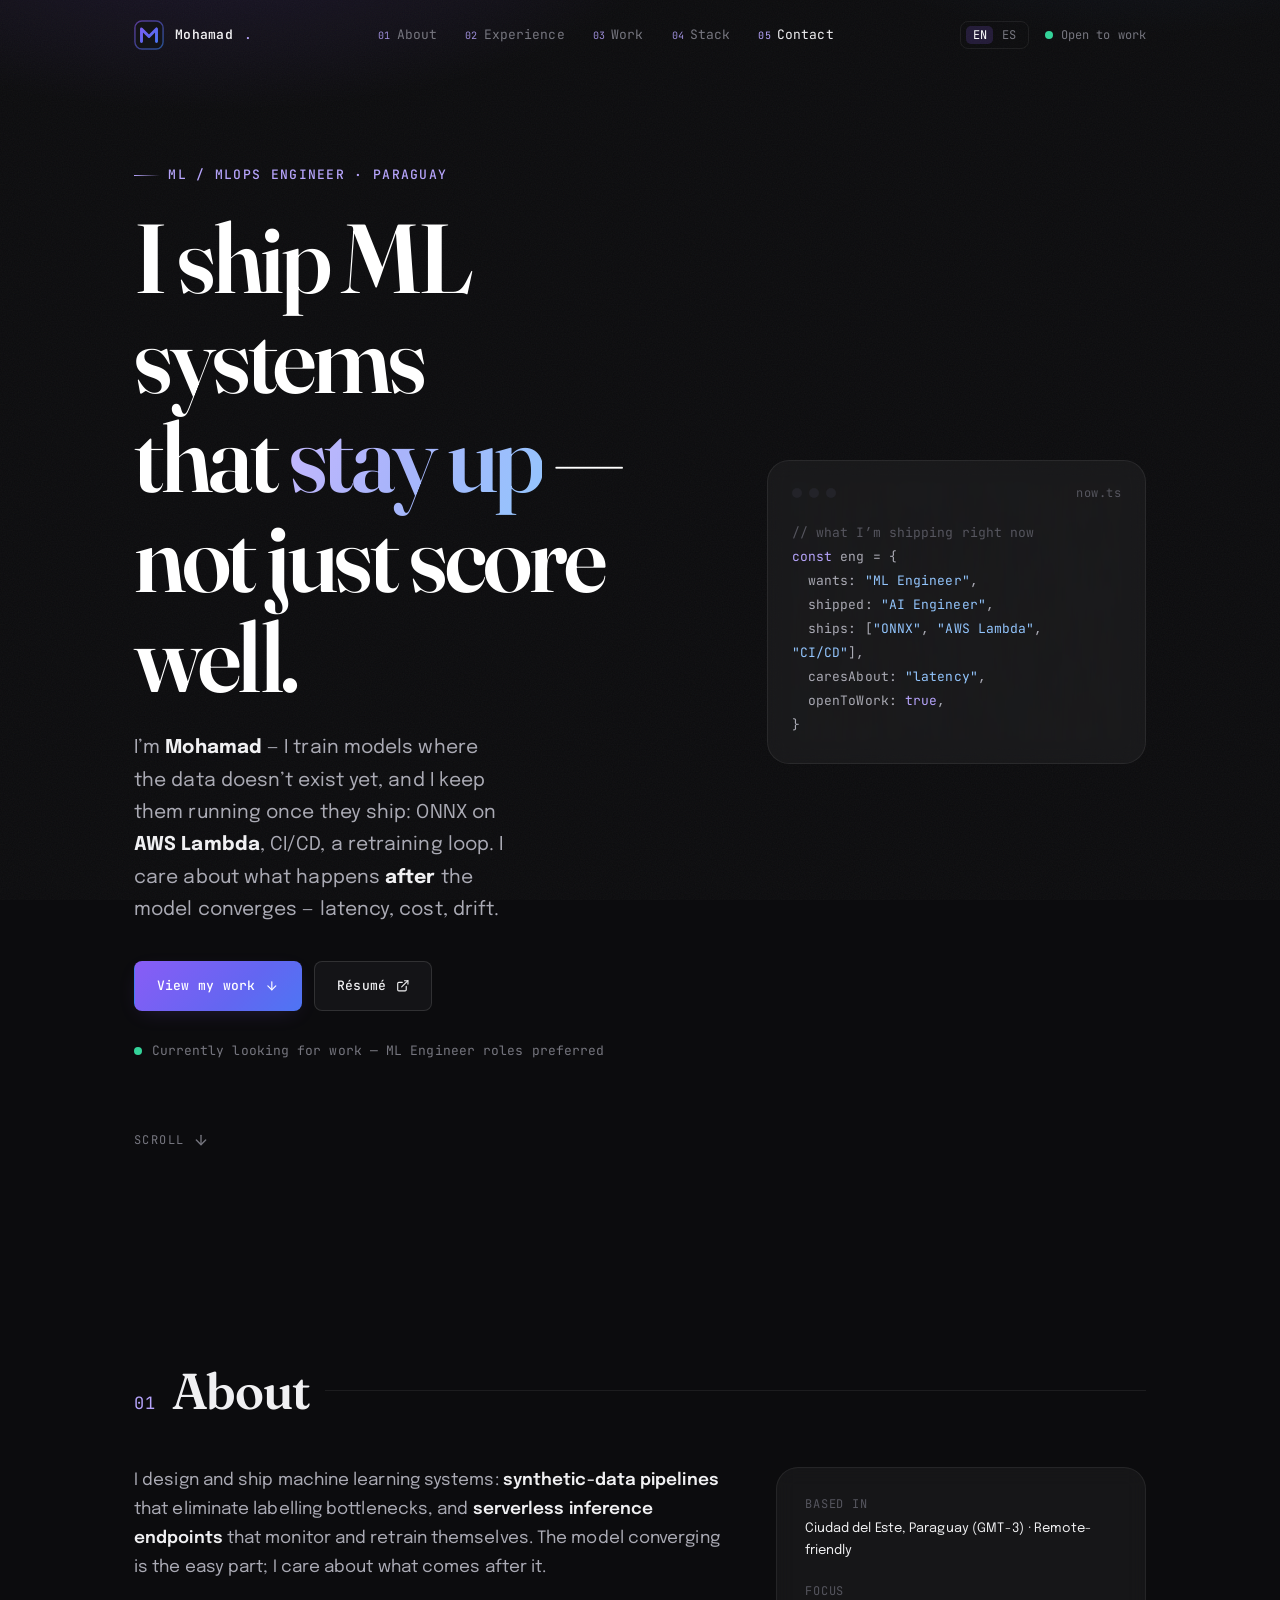
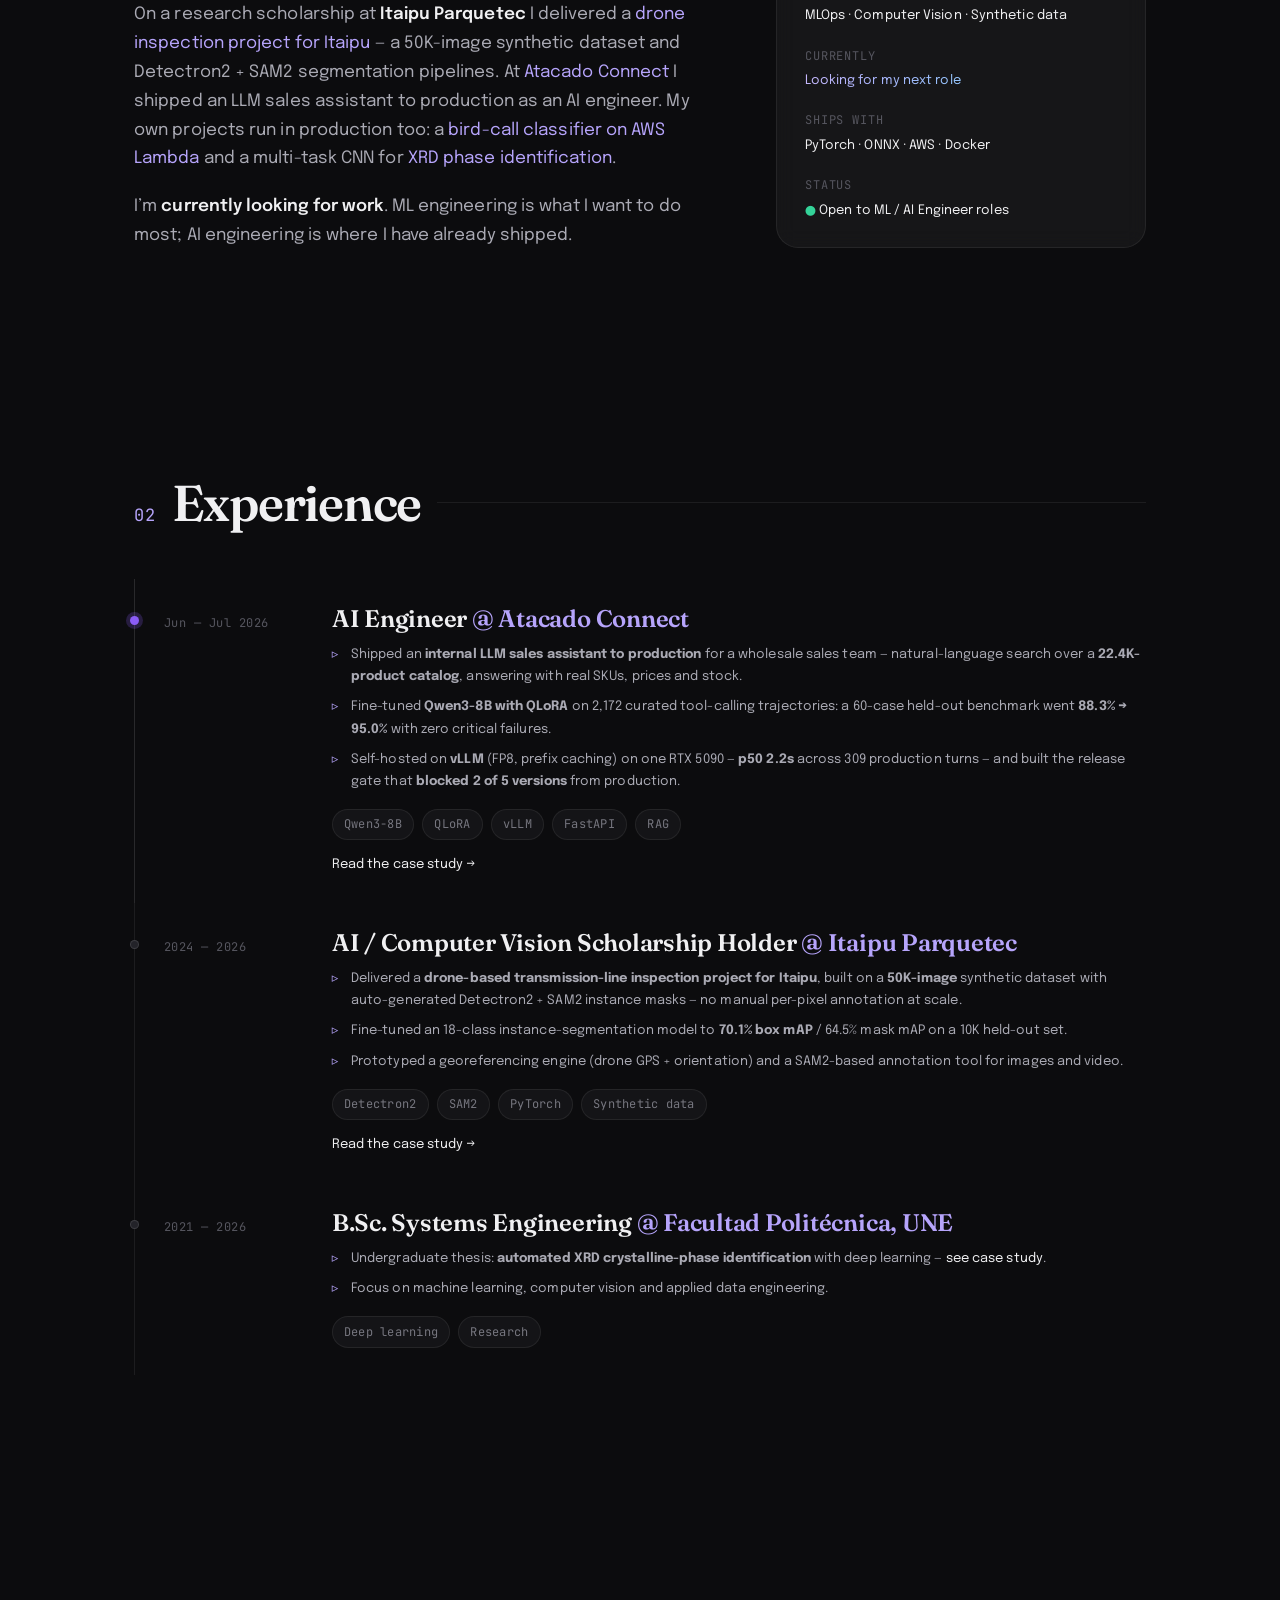
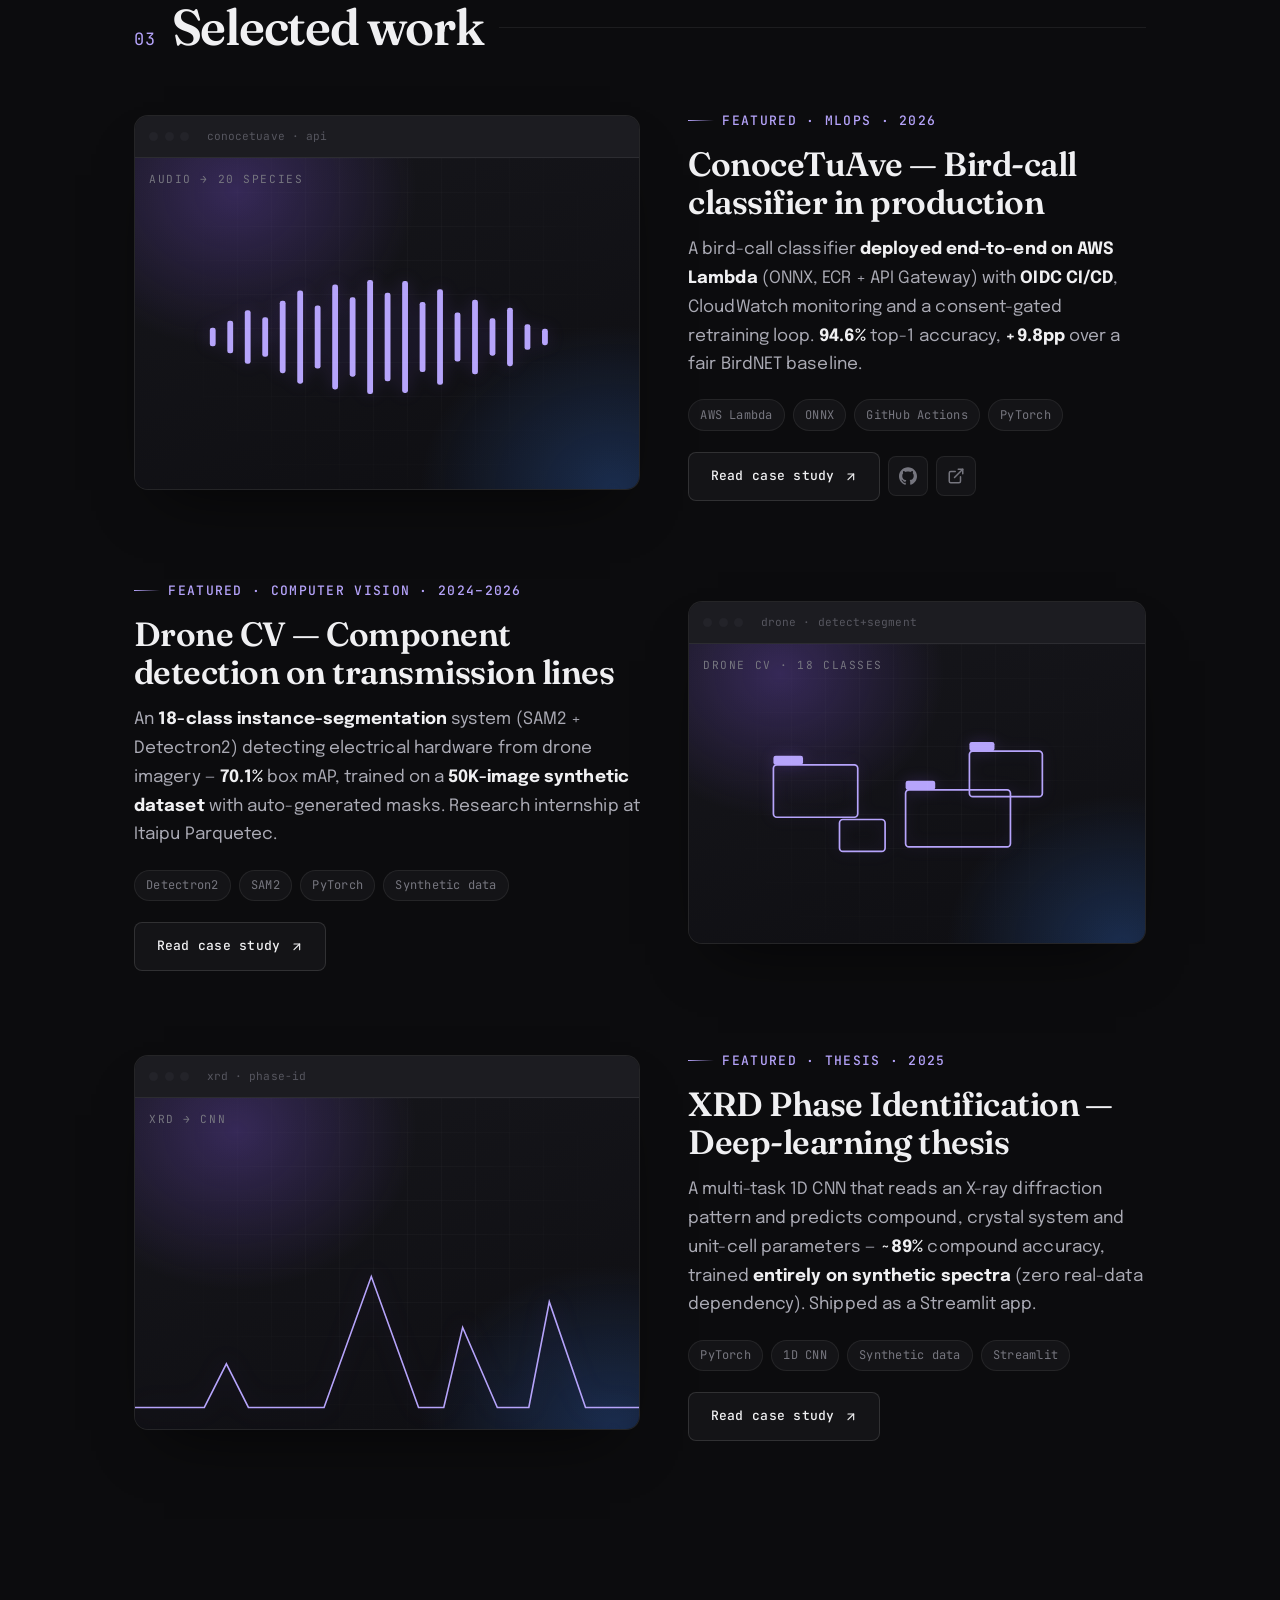
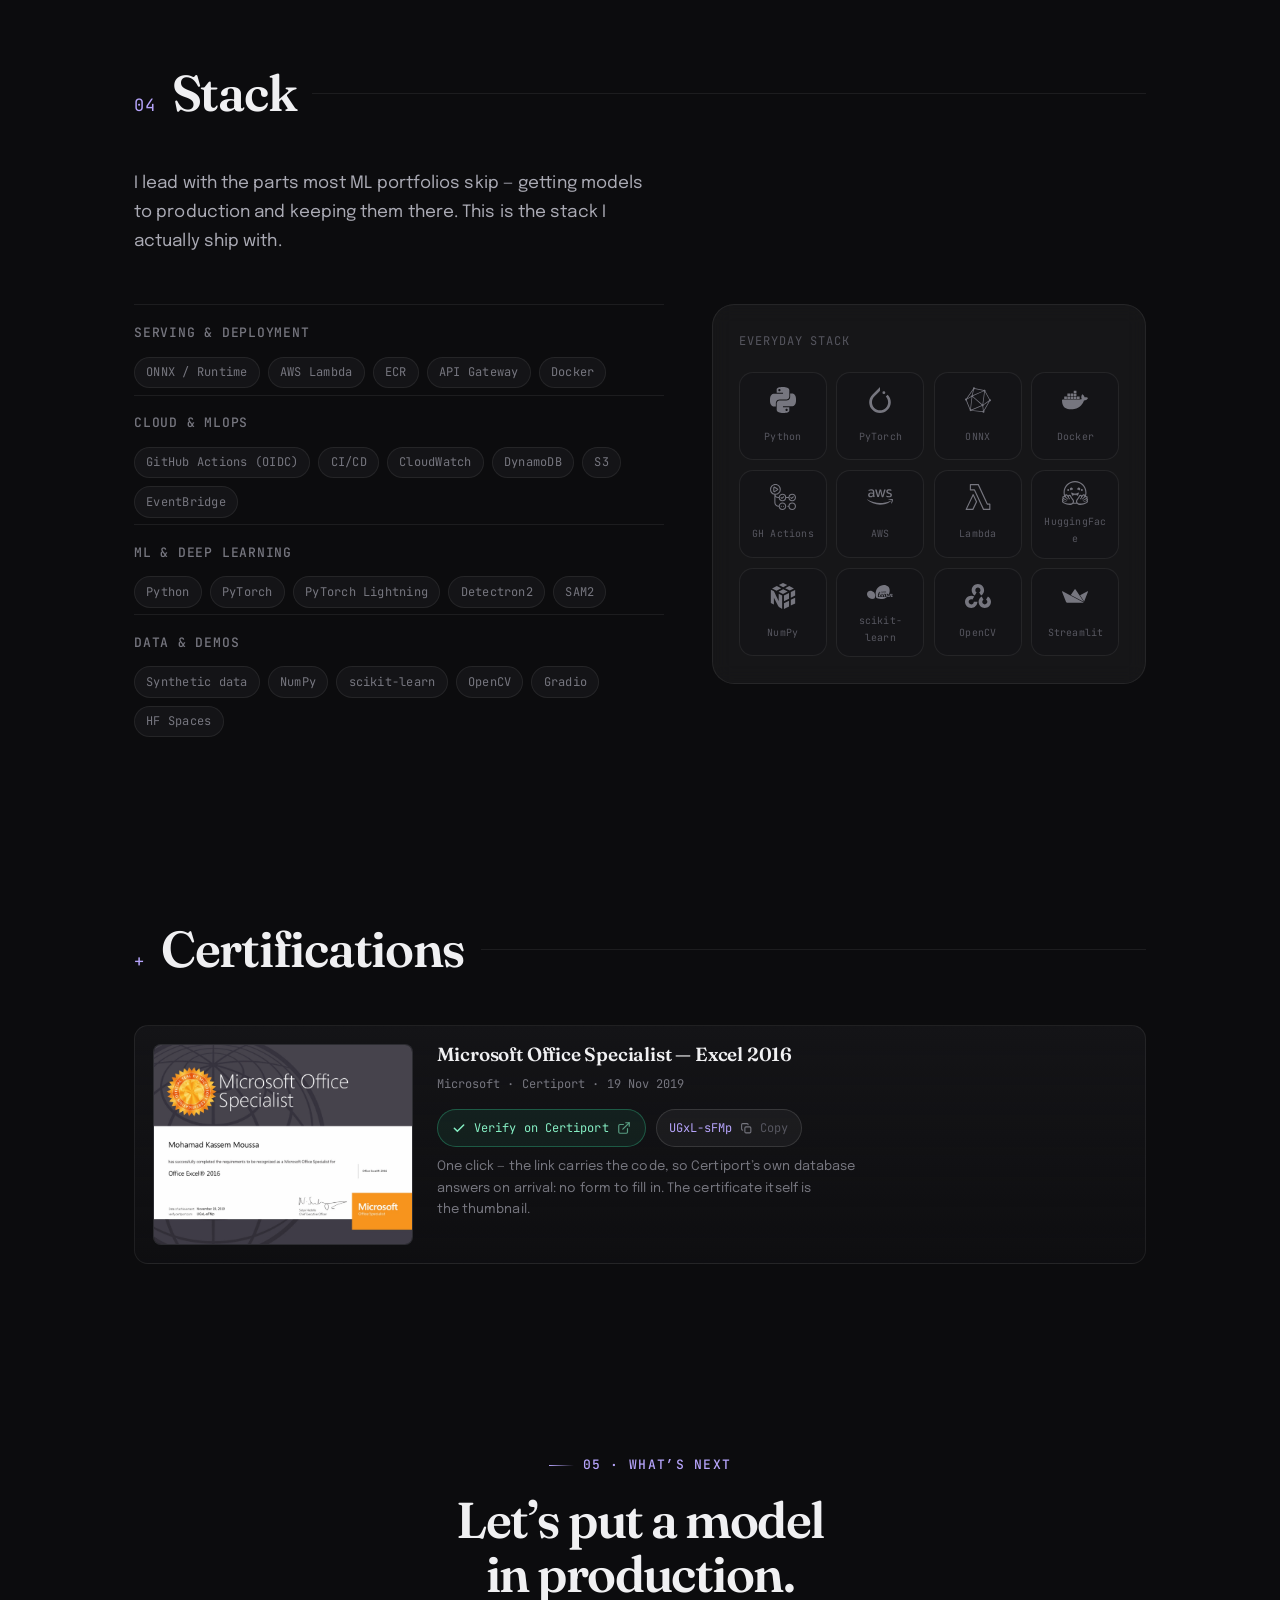
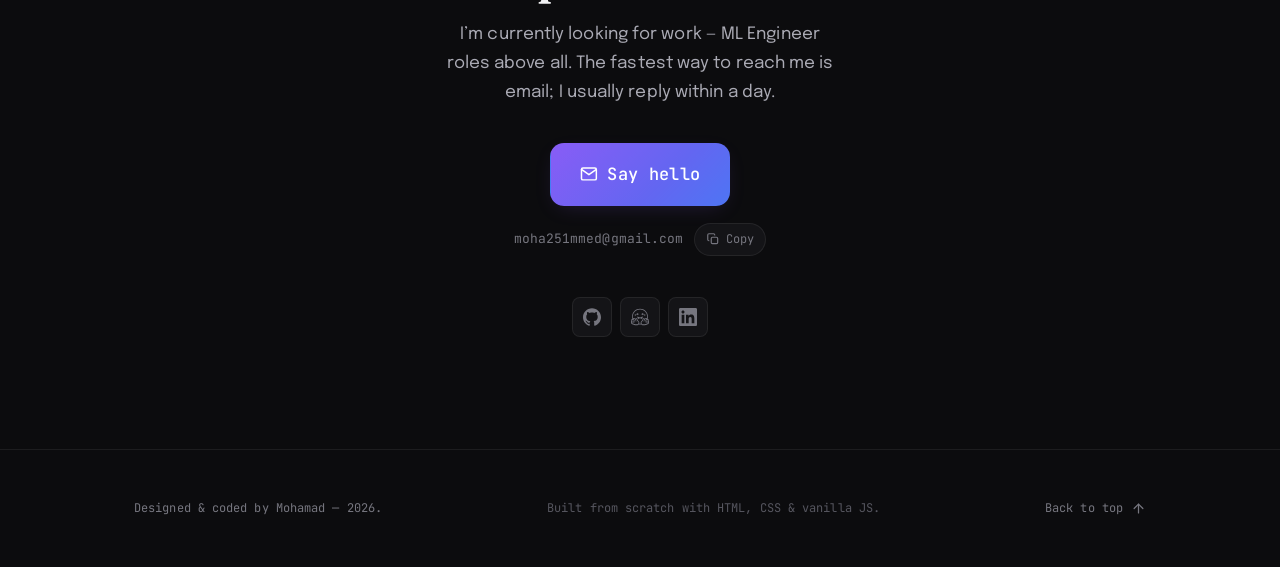
<file: index.html>
<!DOCTYPE html>
<html lang="en" class="no-js">
<head>
  <meta charset="utf-8" />
  <meta name="viewport" content="width=device-width, initial-scale=1" />

  <title data-i18n="ix.title">Mohamad Kassem Moussa — ML / MLOps Engineer</title>
  <meta name="description" content="ML / MLOps engineer. I train models on synthetic data when none exists, and keep them running once they ship — ONNX, AWS Lambda, CI/CD and retraining loops in production." />
  <meta name="author" content="Mohamad Kassem Moussa" />
  <meta name="color-scheme" content="dark" />
  <meta name="theme-color" content="#0c0c0e" />

  <link rel="canonical" href="https://placaflaca00.github.io/CV/" />
  <link rel="icon" href="favicon.svg" type="image/svg+xml" />
  <link rel="apple-touch-icon" href="favicon.svg" />
  <link rel="manifest" href="site.webmanifest" />

  <!-- EDIT the URL; export assets/og-image.svg to a 1200x630 .png for universal previews. -->
  <meta property="og:type" content="website" />
  <meta property="og:title" content="Mohamad Kassem Moussa — ML / MLOps Engineer" />
  <meta property="og:description" content="I train models on synthetic data when none exists, and keep them running once they ship — ONNX, AWS Lambda, CI/CD and retraining loops in production." />
  <meta property="og:image" content="assets/og-image.svg" />
  <meta property="og:url" content="https://placaflaca00.github.io/CV/" />
  <meta name="twitter:card" content="summary_large_image" />
  <meta name="twitter:title" content="Mohamad Kassem Moussa — ML / MLOps Engineer" />
  <meta name="twitter:description" content="Models trained where the data doesn’t exist — and kept running in production." />
  <meta name="twitter:image" content="assets/og-image.svg" />

  <script>document.documentElement.className = document.documentElement.className.replace("no-js", "js");</script>

  <link rel="preconnect" href="https://fonts.googleapis.com" />
  <link rel="preconnect" href="https://fonts.gstatic.com" crossorigin />
  <link rel="stylesheet" href="https://fonts.googleapis.com/css2?family=Fraunces:opsz,wght@9..144,400;9..144,500;9..144,600;9..144,700&family=Epilogue:wght@400;500;600;700&family=JetBrains+Mono:wght@400;500&display=swap" />

  <link rel="stylesheet" href="assets/css/styles.css" />
</head>

<body>
  <a class="skip-link" href="#main" data-i18n="skip">Skip to content</a>

  <!-- Brand-logo sprite (auto-generated from /assets/icons). -->
  <svg xmlns="http://www.w3.org/2000/svg" class="svg-sprite" aria-hidden="true" focusable="false">
  <symbol id="ti-amazonwebservices" viewBox="0 0 24 24"><path d="M6.763 10.036c0 .296.032.535.088.71.064.176.144.368.256.576.04.063.056.127.056.183 0 .08-.048.16-.152.24l-.503.335a.383.383 0 0 1-.208.072c-.08 0-.16-.04-.239-.112a2.47 2.47 0 0 1-.287-.375 6.18 6.18 0 0 1-.248-.471c-.622.734-1.405 1.101-2.347 1.101-.67 0-1.205-.191-1.596-.574-.391-.384-.59-.894-.59-1.533 0-.678.239-1.23.726-1.644.487-.415 1.133-.623 1.955-.623.272 0 .551.024.846.064.296.04.6.104.918.176v-.583c0-.607-.127-1.03-.375-1.277-.255-.248-.686-.367-1.3-.367-.28 0-.568.031-.863.103-.295.072-.583.16-.862.272a2.287 2.287 0 0 1-.28.104.488.488 0 0 1-.127.023c-.112 0-.168-.08-.168-.247v-.391c0-.128.016-.224.056-.28a.597.597 0 0 1 .224-.167c.279-.144.614-.264 1.005-.36a4.84 4.84 0 0 1 1.246-.151c.95 0 1.644.216 2.091.647.439.43.662 1.085.662 1.963v2.586zm-3.24 1.214c.263 0 .534-.048.822-.144.287-.096.543-.271.758-.51.128-.152.224-.32.272-.512.047-.191.08-.423.08-.694v-.335a6.66 6.66 0 0 0-.735-.136 6.02 6.02 0 0 0-.75-.048c-.535 0-.926.104-1.19.32-.263.215-.39.518-.39.917 0 .375.095.655.295.846.191.2.47.296.838.296zm6.41.862c-.144 0-.24-.024-.304-.08-.064-.048-.12-.16-.168-.311L7.586 5.55a1.398 1.398 0 0 1-.072-.32c0-.128.064-.2.191-.2h.783c.151 0 .255.025.31.08.065.048.113.16.16.312l1.342 5.284 1.245-5.284c.04-.16.088-.264.151-.312a.549.549 0 0 1 .32-.08h.638c.152 0 .256.025.32.08.063.048.12.16.151.312l1.261 5.348 1.381-5.348c.048-.16.104-.264.16-.312a.52.52 0 0 1 .311-.08h.743c.127 0 .2.065.2.2 0 .04-.009.08-.017.128a1.137 1.137 0 0 1-.056.2l-1.923 6.17c-.048.16-.104.263-.168.311a.51.51 0 0 1-.303.08h-.687c-.151 0-.255-.024-.32-.08-.063-.056-.119-.16-.15-.32l-1.238-5.148-1.23 5.14c-.04.16-.087.264-.15.32-.065.056-.177.08-.32.08zm10.256.215c-.415 0-.83-.048-1.229-.143-.399-.096-.71-.2-.918-.32-.128-.071-.215-.151-.247-.223a.563.563 0 0 1-.048-.224v-.407c0-.167.064-.247.183-.247.048 0 .096.008.144.024.048.016.12.048.2.08.271.12.566.215.878.279.319.064.63.096.95.096.502 0 .894-.088 1.165-.264a.86.86 0 0 0 .415-.758.777.777 0 0 0-.215-.559c-.144-.151-.416-.287-.807-.415l-1.157-.36c-.583-.183-1.014-.454-1.277-.813a1.902 1.902 0 0 1-.4-1.158c0-.335.073-.63.216-.886.144-.255.335-.479.575-.654.24-.184.51-.32.83-.415.32-.096.655-.136 1.006-.136.175 0 .359.008.535.032.183.024.35.056.518.088.16.04.312.08.455.127.144.048.256.096.336.144a.69.69 0 0 1 .24.2.43.43 0 0 1 .071.263v.375c0 .168-.064.256-.184.256a.83.83 0 0 1-.303-.096 3.652 3.652 0 0 0-1.532-.311c-.455 0-.815.071-1.062.223-.248.152-.375.383-.375.71 0 .224.08.416.24.567.159.152.454.304.877.44l1.134.358c.574.184.99.44 1.237.767.247.327.367.702.367 1.117 0 .343-.072.655-.207.926-.144.272-.336.511-.583.703-.248.2-.543.343-.886.447-.36.111-.734.167-1.142.167zM21.698 16.207c-2.626 1.94-6.442 2.969-9.722 2.969-4.598 0-8.74-1.7-11.87-4.526-.247-.223-.024-.527.272-.351 3.384 1.963 7.559 3.153 11.877 3.153 2.914 0 6.114-.607 9.06-1.852.439-.2.814.287.383.607zM22.792 14.961c-.336-.43-2.22-.207-3.074-.103-.255.032-.295-.192-.063-.36 1.5-1.053 3.967-.75 4.254-.399.287.36-.08 2.826-1.485 4.007-.215.184-.423.088-.327-.151.32-.79 1.03-2.57.695-2.994z"/></symbol>
  <symbol id="ti-apacheairflow" viewBox="0 0 24 24"><path d="M17.195 16.822l4.002-4.102C23.55 10.308 23.934 5.154 24 .43a.396.396 0 0 0-.246-.373.392.392 0 0 0-.437.09l-6.495 6.658-4.102-4.003C10.309.45 5.154.066.43 0H.423a.397.397 0 0 0-.277.683l6.658 6.494-4.003 4.103C.45 13.692.065 18.846 0 23.57a.398.398 0 0 0 .683.282l6.494-6.657 3.934 3.837.17.165c2.41 2.353 7.565 2.737 12.288 2.803h.006a.397.397 0 0 0 .277-.683l-6.657-6.495zm-.409-9.476c.04.115.05.24.031.344-.17.96-1.593 2.538-4.304 3.87a.597.597 0 0 0-.08-.079c1.432-3.155 1.828-5.61 1.175-7.322l3.058 2.984.12.203zm-.131 9.44a.73.73 0 0 1-.347.031c-.96-.171-2.537-1.594-3.87-4.307a.656.656 0 0 0 .08-.078l-.001.001c3.155 1.432 5.61 1.83 7.324 1.174l-2.969 3.043M23.568.392a.05.05 0 0 1 .052-.011c.018.006.03.024.029.043-.065 4.655-.437 9.726-2.703 12.05-1.53 1.565-4.326 1.419-8.283-.377.006-.037.021-.07.02-.108 0-.044-.017-.082-.026-.123 2.83-1.39 4.315-3.037 4.506-4.115.057-.322-.009-.542-.102-.688l6.507-6.67V.392zM.393.43A.045.045 0 0 1 .382.38C.39.36.403.343.425.35c4.655.065 9.727.438 12.05 2.703l.002.002c1.56 1.527 1.415 4.323-.379 8.28-.033-.005-.062-.02-.097-.02h-.008c-.045.001-.084.019-.126.027-1.39-2.83-3.037-4.314-4.115-4.506-.323-.057-.542.01-.688.103L.393.43zm11.94 11.563a.331.331 0 0 1-.327.335H12a.332.332 0 0 1-.004-.661c.172.016.333.144.335.326h.002zm-5.12 4.661a.722.722 0 0 1-.03-.345c.17-.96 1.595-2.54 4.309-3.873.013.016.019.035.033.05.013.012.03.017.044.028-1.434 3.158-1.83 5.613-1.177 7.326l-3.041-2.967m-.006-9.659a.735.735 0 0 1 .345-.031c.961.17 2.54 1.594 3.871 4.306a.597.597 0 0 0-.079.08c-2.167-.983-4.007-1.484-5.498-1.484-.68 0-1.289.103-1.825.308L7.128 7.35M.43 23.607c-.018.018-.038.015-.052.01-.019-.007-.028-.021-.028-.043.065-4.654.437-9.725 2.703-12.049 1.527-1.565 4.325-1.419 8.286.378-.006.035-.02.067-.02.104 0 .043.018.083.026.124-2.831 1.391-4.317 3.04-4.51 4.117-.057.322.01.542.103.688L.43 23.607zm23.144.042c-4.655-.065-9.726-.437-12.05-2.703l-.005-.006c-1.56-1.526-1.412-4.322.383-8.279.033.005.064.02.098.02h.009c.043 0 .08-.018.122-.027 1.39 2.832 3.036 4.317 4.115 4.51.083.014.16.021.23.021a.776.776 0 0 0 .45-.133l6.68 6.516c.02.02.016.04.01.052a.042.042 0 0 1-.042.029z"/></symbol>
  <symbol id="ti-awslambda" viewBox="0 0 24 24"><path d="M4.9855 0c-.2941.0031-.5335.2466-.534.5482L4.446 5.456c0 .1451.06.2835.159.3891a.5322.5322 0 0 0 .3806.1562h3.4282l8.197 17.6805a.5365.5365 0 0 0 .4885.3181h5.811c.2969 0 .5426-.2448.5426-.5482V18.544c0-.3035-.2392-.5482-.5425-.5482h-2.0138L12.7394.3153C12.647.124 12.4564 0 12.2452 0h-7.254Zm.5397 1.0907h6.3678l8.16 17.6804a.5365.5365 0 0 0 .4885.3181h1.8178v3.8173H17.437L9.2402 5.226a.536.536 0 0 0-.4885-.318H5.5223Zm2.0137 8.2366c-.2098.0011-.3937.1193-.4857.3096L.6002 23.2133a.5506.5506 0 0 0 .0313.5282.5334.5334 0 0 0 .4544.25h6.169a.5468.5468 0 0 0 .497-.3096l3.38-7.166a.5405.5405 0 0 0-.0029-.4686L8.036 9.637a.5468.5468 0 0 0-.4942-.3096Zm.0057 1.8036 2.488 5.1522-3.1214 6.6206H1.9465Z"/></symbol>
  <symbol id="ti-codepen" viewBox="0 0 24 24"><path d="M18.144 13.067v-2.134L16.55 12zm1.276 1.194a.628.628 0 01-.006.083l-.005.028-.011.053-.01.031c-.005.016-.01.031-.017.047l-.014.03a.78.78 0 01-.021.043l-.019.03a.57.57 0 01-.08.1l-.026.025a.602.602 0 01-.036.03l-.029.022-.01.008-6.782 4.522a.637.637 0 01-.708 0L4.864 14.79l-.01-.008a.599.599 0 01-.065-.052l-.026-.025-.032-.034-.021-.028a.588.588 0 01-.067-.11l-.014-.031a.644.644 0 01-.017-.047l-.01-.03c-.004-.018-.008-.036-.01-.054l-.006-.028a.628.628 0 01-.006-.083V9.739c0-.028.002-.055.006-.083l.005-.027.011-.054.01-.03a.574.574 0 01.12-.217l.031-.034.026-.025a.62.62 0 01.065-.052l.01-.008 6.782-4.521a.638.638 0 01.708 0l6.782 4.521.01.008.03.022.035.03c.01.008.017.016.026.025a.545.545 0 01.08.1l.019.03a.633.633 0 01.021.043l.014.03c.007.016.012.032.017.047l.01.031c.004.018.008.036.01.054l.006.027a.619.619 0 01.006.083zM12 0C5.373 0 0 5.372 0 12 0 18.627 5.373 24 12 24c6.628 0 12-5.372 12-12 0-6.627-5.372-12-12-12m0 10.492L9.745 12 12 13.51 14.255 12zm.638 4.124v2.975l4.996-3.33-2.232-1.493zm-6.272-.356l4.996 3.33v-2.974l-2.764-1.849zm11.268-4.52l-4.996-3.33v2.974l2.764 1.85zm-6.272-.356V6.41L6.366 9.74l2.232 1.493zm-5.506 1.549v2.134L7.45 12Z"/></symbol>
  <symbol id="ti-css3" viewBox="0 0 24 24"><path d="M1.5 0h21l-1.91 21.563L11.977 24l-8.565-2.438L1.5 0zm17.09 4.413L5.41 4.41l.213 2.622 10.125.002-.255 2.716h-6.64l.24 2.573h6.182l-.366 3.523-2.91.804-2.956-.81-.188-2.11h-2.61l.29 3.855L12 19.288l5.373-1.53L18.59 4.414z"/></symbol>
  <symbol id="ti-docker" viewBox="0 0 24 24"><path d="M13.983 11.078h2.119a.186.186 0 00.186-.185V9.006a.186.186 0 00-.186-.186h-2.119a.185.185 0 00-.185.185v1.888c0 .102.083.185.185.185m-2.954-5.43h2.118a.186.186 0 00.186-.186V3.574a.186.186 0 00-.186-.185h-2.118a.185.185 0 00-.185.185v1.888c0 .102.082.185.185.185m0 2.716h2.118a.187.187 0 00.186-.186V6.29a.186.186 0 00-.186-.185h-2.118a.185.185 0 00-.185.185v1.887c0 .102.082.185.185.186m-2.93 0h2.12a.186.186 0 00.184-.186V6.29a.185.185 0 00-.185-.185H8.1a.185.185 0 00-.185.185v1.887c0 .102.083.185.185.186m-2.964 0h2.119a.186.186 0 00.185-.186V6.29a.185.185 0 00-.185-.185H5.136a.186.186 0 00-.186.185v1.887c0 .102.084.185.186.186m5.893 2.715h2.118a.186.186 0 00.186-.185V9.006a.186.186 0 00-.186-.186h-2.118a.185.185 0 00-.185.185v1.888c0 .102.082.185.185.185m-2.93 0h2.12a.185.185 0 00.184-.185V9.006a.185.185 0 00-.184-.186h-2.12a.185.185 0 00-.184.185v1.888c0 .102.083.185.185.185m-2.964 0h2.119a.185.185 0 00.185-.185V9.006a.185.185 0 00-.184-.186h-2.12a.186.186 0 00-.186.186v1.887c0 .102.084.185.186.185m-2.92 0h2.12a.185.185 0 00.184-.185V9.006a.185.185 0 00-.184-.186h-2.12a.185.185 0 00-.184.185v1.888c0 .102.082.185.185.185M23.763 9.89c-.065-.051-.672-.51-1.954-.51-.338.001-.676.03-1.01.087-.248-1.7-1.653-2.53-1.716-2.566l-.344-.199-.226.327c-.284.438-.49.922-.612 1.43-.23.97-.09 1.882.403 2.661-.595.332-1.55.413-1.744.42H.751a.751.751 0 00-.75.748 11.376 11.376 0 00.692 4.062c.545 1.428 1.355 2.48 2.41 3.124 1.18.723 3.1 1.137 5.275 1.137.983.003 1.963-.086 2.93-.266a12.248 12.248 0 003.823-1.389c.98-.567 1.86-1.288 2.61-2.136 1.252-1.418 1.998-2.997 2.553-4.4h.221c1.372 0 2.215-.549 2.68-1.009.309-.293.55-.65.707-1.046l.098-.288Z"/></symbol>
  <symbol id="ti-fastapi" viewBox="0 0 24 24"><path d="M12 .0387C5.3729.0384.0003 5.3931 0 11.9988c-.001 6.6066 5.372 11.9628 12 11.9625 6.628.0003 12.001-5.3559 12-11.9625-.0003-6.6057-5.3729-11.9604-12-11.96m-.829 5.4153h7.55l-7.5805 5.3284h5.1828L5.279 18.5436q2.9466-6.5444 5.892-13.0896"/></symbol>
  <symbol id="ti-figma" viewBox="0 0 24 24"><path d="M15.852 8.981h-4.588V0h4.588c2.476 0 4.49 2.014 4.49 4.49s-2.014 4.491-4.49 4.491zM12.735 7.51h3.117c1.665 0 3.019-1.355 3.019-3.019s-1.355-3.019-3.019-3.019h-3.117V7.51zm0 1.471H8.148c-2.476 0-4.49-2.014-4.49-4.49S5.672 0 8.148 0h4.588v8.981zm-4.587-7.51c-1.665 0-3.019 1.355-3.019 3.019s1.354 3.02 3.019 3.02h3.117V1.471H8.148zm4.587 15.019H8.148c-2.476 0-4.49-2.014-4.49-4.49s2.014-4.49 4.49-4.49h4.588v8.98zM8.148 8.981c-1.665 0-3.019 1.355-3.019 3.019s1.355 3.019 3.019 3.019h3.117V8.981H8.148zM8.172 24c-2.489 0-4.515-2.014-4.515-4.49s2.014-4.49 4.49-4.49h4.588v4.441c0 2.503-2.047 4.539-4.563 4.539zm-.024-7.51a3.023 3.023 0 0 0-3.019 3.019c0 1.665 1.365 3.019 3.044 3.019 1.705 0 3.093-1.376 3.093-3.068v-2.97H8.148zm7.704 0h-.098c-2.476 0-4.49-2.014-4.49-4.49s2.014-4.49 4.49-4.49h.098c2.476 0 4.49 2.014 4.49 4.49s-2.014 4.49-4.49 4.49zm-.097-7.509c-1.665 0-3.019 1.355-3.019 3.019s1.355 3.019 3.019 3.019h.098c1.665 0 3.019-1.355 3.019-3.019s-1.355-3.019-3.019-3.019h-.098z"/></symbol>
  <symbol id="ti-framer" viewBox="0 0 24 24"><path d="M4 0h16v8h-8zM4 8h8l8 8H4zM4 16h8v8z"/></symbol>
  <symbol id="ti-git" viewBox="0 0 24 24"><path d="M23.546 10.93L13.067.452c-.604-.603-1.582-.603-2.188 0L8.708 2.627l2.76 2.76c.645-.215 1.379-.07 1.889.441.516.515.658 1.258.438 1.9l2.658 2.66c.645-.223 1.387-.078 1.9.435.721.72.721 1.884 0 2.604-.719.719-1.881.719-2.6 0-.539-.541-.674-1.337-.404-1.996L12.86 8.955v6.525c.176.086.342.203.488.348.713.721.713 1.883 0 2.6-.719.721-1.889.721-2.609 0-.719-.719-.719-1.879 0-2.598.182-.18.387-.316.605-.406V8.835c-.217-.091-.424-.222-.6-.401-.545-.545-.676-1.342-.396-2.009L7.636 3.7.45 10.881c-.6.605-.6 1.584 0 2.189l10.48 10.477c.604.604 1.582.604 2.186 0l10.43-10.43c.605-.603.605-1.582 0-2.187"/></symbol>
  <symbol id="ti-github" viewBox="0 0 24 24"><path d="M12 .297c-6.63 0-12 5.373-12 12 0 5.303 3.438 9.8 8.205 11.385.6.113.82-.258.82-.577 0-.285-.01-1.04-.015-2.04-3.338.724-4.042-1.61-4.042-1.61C4.422 18.07 3.633 17.7 3.633 17.7c-1.087-.744.084-.729.084-.729 1.205.084 1.838 1.236 1.838 1.236 1.07 1.835 2.809 1.305 3.495.998.108-.776.417-1.305.76-1.605-2.665-.3-5.466-1.332-5.466-5.93 0-1.31.465-2.38 1.235-3.22-.135-.303-.54-1.523.105-3.176 0 0 1.005-.322 3.3 1.23.96-.267 1.98-.399 3-.405 1.02.006 2.04.138 3 .405 2.28-1.552 3.285-1.23 3.285-1.23.645 1.653.24 2.873.12 3.176.765.84 1.23 1.91 1.23 3.22 0 4.61-2.805 5.625-5.475 5.92.42.36.81 1.096.81 2.22 0 1.606-.015 2.896-.015 3.286 0 .315.21.69.825.57C20.565 22.092 24 17.592 24 12.297c0-6.627-5.373-12-12-12"/></symbol>
  <symbol id="ti-githubactions" viewBox="0 0 24 24"><path d="M10.984 13.836a.5.5 0 0 1-.353-.146l-.745-.743a.5.5 0 1 1 .706-.708l.392.391 1.181-1.18a.5.5 0 0 1 .708.707l-1.535 1.533a.504.504 0 0 1-.354.146zm9.353-.147l1.534-1.532a.5.5 0 0 0-.707-.707l-1.181 1.18-.392-.391a.5.5 0 1 0-.706.708l.746.743a.497.497 0 0 0 .706-.001zM4.527 7.452l2.557-1.585A1 1 0 0 0 7.09 4.17L4.533 2.56A1 1 0 0 0 3 3.406v3.196a1.001 1.001 0 0 0 1.527.85zm2.03-2.436L4 6.602V3.406l2.557 1.61zM24 12.5c0 1.93-1.57 3.5-3.5 3.5a3.503 3.503 0 0 1-3.46-3h-2.08a3.503 3.503 0 0 1-3.46 3 3.502 3.502 0 0 1-3.46-3h-.558c-.972 0-1.85-.399-2.482-1.042V17c0 1.654 1.346 3 3 3h.04c.244-1.693 1.7-3 3.46-3 1.93 0 3.5 1.57 3.5 3.5S13.43 24 11.5 24a3.502 3.502 0 0 1-3.46-3H8c-2.206 0-4-1.794-4-4V9.899A5.008 5.008 0 0 1 0 5c0-2.757 2.243-5 5-5s5 2.243 5 5a5.005 5.005 0 0 1-4.952 4.998A2.482 2.482 0 0 0 7.482 12h.558c.244-1.693 1.7-3 3.46-3a3.502 3.502 0 0 1 3.46 3h2.08a3.503 3.503 0 0 1 3.46-3c1.93 0 3.5 1.57 3.5 3.5zm-15 8c0 1.378 1.122 2.5 2.5 2.5s2.5-1.122 2.5-2.5-1.122-2.5-2.5-2.5S9 19.122 9 20.5zM5 9c2.206 0 4-1.794 4-4S7.206 1 5 1 1 2.794 1 5s1.794 4 4 4zm9 3.5c0-1.378-1.122-2.5-2.5-2.5S9 11.122 9 12.5s1.122 2.5 2.5 2.5 2.5-1.122 2.5-2.5zm9 0c0-1.378-1.122-2.5-2.5-2.5S18 11.122 18 12.5s1.122 2.5 2.5 2.5 2.5-1.122 2.5-2.5zm-13 8a.5.5 0 1 0 1 0 .5.5 0 0 0-1 0zm2 0a.5.5 0 1 0 1 0 .5.5 0 0 0-1 0zm12 0c0 1.93-1.57 3.5-3.5 3.5a3.503 3.503 0 0 1-3.46-3.002c-.007.001-.013.005-.021.005l-.506.017h-.017a.5.5 0 0 1-.016-.999l.506-.017c.018-.002.035.006.052.007A3.503 3.503 0 0 1 20.5 17c1.93 0 3.5 1.57 3.5 3.5zm-1 0c0-1.378-1.122-2.5-2.5-2.5S18 19.122 18 20.5s1.122 2.5 2.5 2.5 2.5-1.122 2.5-2.5z"/></symbol>
  <symbol id="ti-graphql" viewBox="0 0 24 24"><path d="M12.002 0a2.138 2.138 0 1 0 0 4.277 2.138 2.138 0 1 0 0-4.277zm8.54 4.931a2.138 2.138 0 1 0 0 4.277 2.138 2.138 0 1 0 0-4.277zm0 9.862a2.138 2.138 0 1 0 0 4.277 2.138 2.138 0 1 0 0-4.277zm-8.54 4.931a2.138 2.138 0 1 0 0 4.276 2.138 2.138 0 1 0 0-4.276zm-8.542-4.93a2.138 2.138 0 1 0 0 4.276 2.138 2.138 0 1 0 0-4.277zm0-9.863a2.138 2.138 0 1 0 0 4.277 2.138 2.138 0 1 0 0-4.277zm8.542-3.378L2.953 6.777v10.448l9.049 5.224 9.047-5.224V6.777zm0 1.601 7.66 13.27H4.34zm-1.387.371L3.97 15.037V7.363zm2.774 0 6.646 3.838v7.674zM5.355 17.44h13.293l-6.646 3.836z"/></symbol>
  <symbol id="ti-html5" viewBox="0 0 24 24"><path d="M1.5 0h21l-1.91 21.563L11.977 24l-8.564-2.438L1.5 0zm7.031 9.75l-.232-2.718 10.059.003.23-2.622L5.412 4.41l.698 8.01h9.126l-.326 3.426-2.91.804-2.955-.81-.188-2.11H6.248l.33 4.171L12 19.351l5.379-1.443.744-8.157H8.531z"/></symbol>
  <symbol id="ti-huggingface" viewBox="0 0 24 24"><path d="M1.4446 11.5059c0 1.1021.1673 2.1585.4847 3.1563-.0378-.0028-.0691-.0058-.1058-.0058-.4209 0-.8015.16-1.0704.4512-.3454.3737-.4984.8335-.4316 1.293a1.576 1.576 0 0 0 .2148.5978c-.2319.1864-.4018.4456-.4844.7578-.0646.2448-.131.7543.2149 1.2794a1.4552 1.4552 0 0 0-.0625.1055c-.208.3923-.2207.8372-.0371 1.25.2783.6258.9696 1.1175 2.3126 1.6467.8356.3292 1.5988.5411 1.6056.543 1.1046.2847 2.104.4277 2.969.4277 1.4173 0 2.4754-.3849 3.1525-1.1446 1.538.2651 2.791.1403 3.592.006.6773.7555 1.7332 1.1387 3.1467 1.1387.8649 0 1.8643-.143 2.969-.4278.0068-.0019.77-.2138 1.6056-.543 1.343-.5292 2.0343-1.0208 2.3126-1.6466.1836-.4129.171-.8577-.037-1.25a1.4685 1.4685 0 0 0-.0626-.1056c.346-.525.2795-1.0346.2149-1.2793-.0826-.3122-.2525-.5714-.4844-.7579.11-.1816.1831-.3788.2148-.5977.0669-.4595-.0862-.9193-.4316-1.293-.2688-.2913-.6495-.4513-1.0704-.4513-.0209 0-.0376.0008-.0588.0018.3162-.9966.4846-2.0518.4846-3.1523 0-5.807-4.7362-10.5144-10.5789-10.5144-5.8426 0-10.5788 4.7073-10.5788 10.5144Zm10.5788-9.4831c5.2727 0 9.5476 4.246 9.5476 9.483a9.4201 9.4201 0 0 1-.2696 2.2365c-.0039-.0047-.0079-.011-.0117-.0156-.274-.3255-.6679-.5059-1.1075-.5059-.352 0-.714.1155-1.0763.3438-.2403.1517-.5058.422-.7793.7598-.2534-.3492-.608-.5832-1.0137-.6465a1.5174 1.5174 0 0 0-.2344-.0176c-.9263 0-1.4828.7993-1.6935 1.5177-.1046.2426-.6065 1.3482-1.3614 2.0978-1.1681 1.1601-1.4458 2.3534-.8396 3.6382-.843.1029-1.5836.0927-2.365-.006.5906-1.212.3626-2.4388-.8426-3.6322-.755-.7496-1.2568-1.8552-1.3614-2.0978-.2107-.7184-.7673-1.5177-1.6935-1.5177-.078 0-.1568.0054-.2344.0176-.4057.0633-.7604.2973-1.0137.6465-.2735-.3379-.539-.6081-.7794-.7598-.3622-.2283-.7243-.3438-1.0762-.3438-.4266 0-.8094.171-1.0821.4786a9.4208 9.4208 0 0 1-.2598-2.1936c0-5.237 4.2749-9.483 9.5475-9.483zM8.6443 7.0036c-.4838.0043-.9503.2667-1.1934.7227-.3536.6633-.1006 1.4873.5645 1.84.351.1862.4883-.5261.836-.6485.3107-.1095.841.399 1.0078.086.3536-.6634.1025-1.4874-.5625-1.84a1.3659 1.3659 0 0 0-.6524-.1602Zm6.8403 0c-.2199-.002-.4426.05-.6504.1602-.665.3526-.9181 1.1766-.5645 1.84.1669.313.6971-.1955 1.0079-.086.3476.1224.4867.8347.838.6485.6649-.3527.916-1.1767.5624-1.84-.243-.456-.7096-.7184-1.1934-.7227Zm-9.7565 1.418a.8768.8768 0 0 0-.877.877c0 .4846.3925.877.877.877a.8768.8768 0 0 0 .877-.877.8768.8768 0 0 0-.877-.877zm12.6434 0c-.4845 0-.879.3925-.879.877 0 .4846.3945.877.879.877a.8768.8768 0 0 0 .877-.877.8768.8768 0 0 0-.877-.877zM8.7927 11.459c-.179-.003-.2793.1107-.2793.416 0 .8097.3874 2.125 1.4279 2.924.207-.7123 1.3453-1.2832 1.5079-1.2012.2315.1167.2191.4417.6074.7266.3884-.285.374-.6098.6056-.7266.1627-.082 1.3009.4889 1.5079 1.2012 1.0404-.799 1.4278-2.1144 1.4278-2.924 0-1.2212-1.583.6402-3.5413.6485-1.4686-.0061-2.7266-1.0558-3.2639-1.0645zM4.312 14.4768c.5792.365 1.6964 2.2751 2.1056 3.0177.1371.2488.371.3536.582.3536.4188 0 .7465-.4138.0391-.9395-1.0636-.791-.6914-2.0846-.1836-2.1642a.4302.4302 0 0 1 .0664-.004c.4616 0 .666.7892.666.7892s.5959 1.4898 1.6213 2.508c.942.9356 1.062 1.703.4961 2.6661-.0164-.004-.0159.0236-.1484.2149-.1853.2673-.4322.4688-.7188.6152-.5062.2269-1.1397.2696-1.7833.2696-1.037 0-2.1017-.1824-2.6975-.336-.0293-.0075-3.6505-.9567-3.1916-1.8224.0771-.1454.2033-.2031.3633-.2031.6463 0 1.823.9551 2.3283.9551.113 0 .196-.0865.2285-.2031.2249-.8045-3.2787-1.0522-2.9846-2.1642.0519-.1967.193-.2757.3907-.2754.854 0 2.7704 1.4923 3.172 1.4923.0307 0 .0525-.0085.0645-.0274.2012-.3227.1096-.5865-1.3087-1.4395-1.4182-.8533-2.4315-1.329-1.8653-1.9416.0651-.0707.1574-.1015.2695-.1015.8611.0002 2.8948 1.84 2.8948 1.84s.5487.5683.8809.5683c.0762 0 .1416-.0315.1855-.1054.2355-.3946-2.1858-2.2183-2.3224-2.971-.0926-.51.0641-.7676.3555-.7676-.0006.008.1701-.0285.4942.1759zm16.2257.5918c-.1366.7526-2.5579 2.5764-2.3224 2.9709.044.074.1092.1055.1855.1055.3321 0 .881-.5684.881-.5684s2.0336-1.8397 2.8947-1.84c.1121 0 .2044.0308.2695.1016.5662.6125-.447 1.0882-1.8653 1.9415-1.4183.853-1.51 1.1168-1.3087 1.4396.012.0188.0337.0273.0644.0273.4016 0 2.3181-1.4923 3.1721-1.4923.1977-.0002.3388.0787.3907.2754.294 1.112-3.2095 1.3597-2.9846 2.1642.0325.1166.1156.2032.2285.2032.5054 0 1.682-.9552 2.3283-.9552.16 0 .2862.0577.3633.2032.459.8656-3.1623 1.8149-3.1916 1.8224-.5958.1535-1.6605.336-2.6975.336-.6351 0-1.261-.0409-1.7638-.2599-.2949-.1472-.5488-.3516-.7383-.625-.0411-.0682-.1026-.1476-.1426-.205-.5726-.9679-.455-1.7371.4903-2.676 1.0254-1.0182 1.6212-2.508 1.6212-2.508s.2044-.7891.666-.7891a.4318.4318 0 0 1 .0665.0039c.5078.0796.88 1.3732-.1836 2.1642-.7074.5257-.3797.9395.039.9395.211 0 .445-.1047.5821-.3535.4092-.7426 1.5264-2.6527 2.1056-3.0178.5588-.3524.99-.1816.8497.5918z"/></symbol>
  <symbol id="ti-instagram" viewBox="0 0 24 24"><path d="M7.0301.084c-1.2768.0602-2.1487.264-2.911.5634-.7888.3075-1.4575.72-2.1228 1.3877-.6652.6677-1.075 1.3368-1.3802 2.127-.2954.7638-.4956 1.6365-.552 2.914-.0564 1.2775-.0689 1.6882-.0626 4.947.0062 3.2586.0206 3.6671.0825 4.9473.061 1.2765.264 2.1482.5635 2.9107.308.7889.72 1.4573 1.388 2.1228.6679.6655 1.3365 1.0743 2.1285 1.38.7632.295 1.6361.4961 2.9134.552 1.2773.056 1.6884.069 4.9462.0627 3.2578-.0062 3.668-.0207 4.9478-.0814 1.28-.0607 2.147-.2652 2.9098-.5633.7889-.3086 1.4578-.72 2.1228-1.3881.665-.6682 1.0745-1.3378 1.3795-2.1284.2957-.7632.4966-1.636.552-2.9124.056-1.2809.0692-1.6898.063-4.948-.0063-3.2583-.021-3.6668-.0817-4.9465-.0607-1.2797-.264-2.1487-.5633-2.9117-.3084-.7889-.72-1.4568-1.3876-2.1228C21.2982 1.33 20.628.9208 19.8378.6165 19.074.321 18.2017.1197 16.9244.0645 15.6471.0093 15.236-.005 11.977.0014 8.718.0076 8.31.0215 7.0301.0839m.1402 21.6932c-1.17-.0509-1.8053-.2453-2.2287-.408-.5606-.216-.96-.4771-1.3819-.895-.422-.4178-.6811-.8186-.9-1.378-.1644-.4234-.3624-1.058-.4171-2.228-.0595-1.2645-.072-1.6442-.079-4.848-.007-3.2037.0053-3.583.0607-4.848.05-1.169.2456-1.805.408-2.2282.216-.5613.4762-.96.895-1.3816.4188-.4217.8184-.6814 1.3783-.9003.423-.1651 1.0575-.3614 2.227-.4171 1.2655-.06 1.6447-.072 4.848-.079 3.2033-.007 3.5835.005 4.8495.0608 1.169.0508 1.8053.2445 2.228.408.5608.216.96.4754 1.3816.895.4217.4194.6816.8176.9005 1.3787.1653.4217.3617 1.056.4169 2.2263.0602 1.2655.0739 1.645.0796 4.848.0058 3.203-.0055 3.5834-.061 4.848-.051 1.17-.245 1.8055-.408 2.2294-.216.5604-.4763.96-.8954 1.3814-.419.4215-.8181.6811-1.3783.9-.4224.1649-1.0577.3617-2.2262.4174-1.2656.0595-1.6448.072-4.8493.079-3.2045.007-3.5825-.006-4.848-.0608M16.953 5.5864A1.44 1.44 0 1 0 18.39 4.144a1.44 1.44 0 0 0-1.437 1.4424M5.8385 12.012c.0067 3.4032 2.7706 6.1557 6.173 6.1493 3.4026-.0065 6.157-2.7701 6.1506-6.1733-.0065-3.4032-2.771-6.1565-6.174-6.1498-3.403.0067-6.156 2.771-6.1496 6.1738M8 12.0077a4 4 0 1 1 4.008 3.9921A3.9996 3.9996 0 0 1 8 12.0077"/></symbol>
  <symbol id="ti-javascript" viewBox="0 0 24 24"><path d="M0 0h24v24H0V0zm22.034 18.276c-.175-1.095-.888-2.015-3.003-2.873-.736-.345-1.554-.585-1.797-1.14-.091-.33-.105-.51-.046-.705.15-.646.915-.84 1.515-.66.39.12.75.42.976.9 1.034-.676 1.034-.676 1.755-1.125-.27-.42-.404-.601-.586-.78-.63-.705-1.469-1.065-2.834-1.034l-.705.089c-.676.165-1.32.525-1.71 1.005-1.14 1.291-.811 3.541.569 4.471 1.365 1.02 3.361 1.244 3.616 2.205.24 1.17-.87 1.545-1.966 1.41-.811-.18-1.26-.586-1.755-1.336l-1.83 1.051c.21.48.45.689.81 1.109 1.74 1.756 6.09 1.666 6.871-1.004.029-.09.24-.705.074-1.65l.046.067zm-8.983-7.245h-2.248c0 1.938-.009 3.864-.009 5.805 0 1.232.063 2.363-.138 2.711-.33.689-1.18.601-1.566.48-.396-.196-.597-.466-.83-.855-.063-.105-.11-.196-.127-.196l-1.825 1.125c.305.63.75 1.172 1.324 1.517.855.51 2.004.675 3.207.405.783-.226 1.458-.691 1.811-1.411.51-.93.402-2.07.397-3.346.012-2.054 0-4.109 0-6.179l.004-.056z"/></symbol>
  <symbol id="ti-jest" viewBox="0 0 24 24"><path d="M22.251 11.82a3.117 3.117 0 0 0-2.328-3.01L22.911 0H8.104L11.1 8.838a3.116 3.116 0 0 0-2.244 2.988c0 1.043.52 1.967 1.313 2.536a8.279 8.279 0 0 1-1.084 1.244 8.14 8.14 0 0 1-2.55 1.647c-.834-.563-1.195-1.556-.869-2.446a3.11 3.11 0 0 0-.91-6.08 3.117 3.117 0 0 0-3.113 3.113c0 .848.347 1.626.903 2.182-.048.097-.097.195-.146.299-.465.959-.993 2.043-1.195 3.259-.403 2.432.257 4.384 1.849 5.489A5.093 5.093 0 0 0 5.999 24c1.827 0 3.682-.917 5.475-1.807 1.279-.632 2.599-1.292 3.898-1.612.48-.118.98-.187 1.508-.264 1.07-.153 2.175-.312 3.168-.89a4.482 4.482 0 0 0 2.182-3.091c.174-.994 0-1.994-.444-2.87.298-.48.465-1.042.465-1.647zm-1.355 0c0 .965-.785 1.75-1.75 1.75a1.753 1.753 0 0 1-1.085-3.126l.007-.007c.056-.042.118-.084.18-.125 0 0 .008 0 .008-.007.028-.014.055-.035.083-.05.007 0 .014-.006.021-.006.028-.014.063-.028.097-.042.035-.014.07-.027.098-.041.007 0 .013-.007.02-.007.028-.007.056-.021.084-.028.007 0 .02-.007.028-.007.034-.007.062-.014.097-.02h.007l.104-.022c.007 0 .02 0 .028-.007.028 0 .055-.007.083-.007h.035c.035 0 .07-.007.111-.007h.09c.028 0 .05 0 .077.007h.014c.055.007.111.014.167.028a1.766 1.766 0 0 1 1.396 1.723zM10.043 1.39h10.93l-2.509 7.4c-.104.02-.208.055-.312.09l-2.64-5.385-2.648 5.35c-.104-.034-.216-.055-.327-.076l-2.494-7.38zm4.968 9.825a3.083 3.083 0 0 0-.938-1.668l1.438-2.904 1.452 2.967c-.43.43-.743.98-.868 1.605H15.01zm-3.481-1.098c.034-.007.062-.014.097-.02h.02c.029-.008.056-.008.084-.015h.028c.028 0 .049-.007.076-.007h.271c.028 0 .049.007.07.007.014 0 .02 0 .035.007.027.007.048.007.076.014.007 0 .014 0 .028.007l.097.02h.007c.028.008.056.015.083.029.007 0 .014.007.028.007.021.007.049.014.07.027.007 0 .014.007.02.007.028.014.056.021.084.035h.007a.374.374 0 0 1 .09.049h.007c.028.014.056.034.084.048.007 0 .007.007.013.007.028.014.05.035.077.049l.007.007c.083.062.16.132.236.201l.007.007a1.747 1.747 0 0 1 .48 1.209 1.752 1.752 0 0 1-3.502 0 1.742 1.742 0 0 1 1.32-1.695zm-6.838-.049c.966 0 1.751.786 1.751 1.751s-.785 1.751-1.75 1.751-1.752-.785-1.752-1.75.786-1.752 1.751-1.752zm16.163 6.025a3.07 3.07 0 0 1-1.508 2.133c-.758.438-1.689.577-2.669.716a17.29 17.29 0 0 0-1.64.291c-1.445.355-2.834 1.05-4.182 1.717-1.724.854-3.35 1.66-4.857 1.66a3.645 3.645 0 0 1-2.154-.688c-1.529-1.056-1.453-3.036-1.272-4.12.167-1.015.632-1.966 1.077-2.877.028-.055.049-.104.077-.16.152.056.312.098.479.126-.264 1.473.486 2.994 1.946 3.745l.264.139.284-.104c1.216-.431 2.342-1.133 3.336-2.071a9.334 9.334 0 0 0 1.445-1.716c.16.027.32.034.48.034a3.117 3.117 0 0 0 3.008-2.327h1.167a3.109 3.109 0 0 0 3.01 2.327c.576 0 1.11-.16 1.57-.43.18.52.236 1.063.139 1.605z"/></symbol>
  <symbol id="ti-jupyter" viewBox="0 0 24 24"><path d="M7.157 22.201A1.784 1.799 0 0 1 5.374 24a1.784 1.799 0 0 1-1.784-1.799 1.784 1.799 0 0 1 1.784-1.799 1.784 1.799 0 0 1 1.783 1.799zM20.582 1.427a1.415 1.427 0 0 1-1.415 1.428 1.415 1.427 0 0 1-1.416-1.428A1.415 1.427 0 0 1 19.167 0a1.415 1.427 0 0 1 1.415 1.427zM4.992 3.336A1.047 1.056 0 0 1 3.946 4.39a1.047 1.056 0 0 1-1.047-1.055A1.047 1.056 0 0 1 3.946 2.28a1.047 1.056 0 0 1 1.046 1.056zm7.336 1.517c3.769 0 7.06 1.38 8.768 3.424a9.363 9.363 0 0 0-3.393-4.547 9.238 9.238 0 0 0-5.377-1.728A9.238 9.238 0 0 0 6.95 3.73a9.363 9.363 0 0 0-3.394 4.547c1.713-2.04 5.004-3.424 8.772-3.424zm.001 13.295c-3.768 0-7.06-1.381-8.768-3.425a9.363 9.363 0 0 0 3.394 4.547A9.238 9.238 0 0 0 12.33 21a9.238 9.238 0 0 0 5.377-1.729 9.363 9.363 0 0 0 3.393-4.547c-1.712 2.044-5.003 3.425-8.772 3.425Z"/></symbol>
  <symbol id="ti-linkedin" viewBox="0 0 24 24"><path d="M20.447 20.452h-3.554v-5.569c0-1.328-.027-3.037-1.852-3.037-1.853 0-2.136 1.445-2.136 2.939v5.667H9.351V9h3.414v1.561h.046c.477-.9 1.637-1.85 3.37-1.85 3.601 0 4.267 2.37 4.267 5.455v6.286zM5.337 7.433c-1.144 0-2.063-.926-2.063-2.065 0-1.138.92-2.063 2.063-2.063 1.14 0 2.064.925 2.064 2.063 0 1.139-.925 2.065-2.064 2.065zm1.782 13.019H3.555V9h3.564v11.452zM22.225 0H1.771C.792 0 0 .774 0 1.729v20.542C0 23.227.792 24 1.771 24h20.451C23.2 24 24 23.227 24 22.271V1.729C24 .774 23.2 0 22.222 0h.003z"/></symbol>
  <symbol id="ti-mlflow" viewBox="0 0 24 24"><path d="M11.883.002a12.044 12.044 0 0 0-9.326 19.463l3.668-2.694A7.573 7.573 0 0 1 12.043 4.45v2.867l6.908-5.14A12.012 12.012 0 0 0 11.883.002zm9.562 4.533L17.777 7.23a7.573 7.573 0 0 1-5.818 12.322v-2.867l-6.908 5.14a12.046 12.046 0 0 0 16.394-17.29z"/></symbol>
  <symbol id="ti-nextdotjs" viewBox="0 0 24 24"><path d="M18.665 21.978C16.758 23.255 14.465 24 12 24 5.377 24 0 18.623 0 12S5.377 0 12 0s12 5.377 12 12c0 3.583-1.574 6.801-4.067 9.001L9.219 7.2H7.2v9.596h1.615V9.251l9.85 12.727Zm-3.332-8.533 1.6 2.061V7.2h-1.6v6.245Z"/></symbol>
  <symbol id="ti-nodedotjs" viewBox="0 0 24 24"><path d="M11.998,24c-0.321,0-0.641-0.084-0.922-0.247l-2.936-1.737c-0.438-0.245-0.224-0.332-0.08-0.383 c0.585-0.203,0.703-0.25,1.328-0.604c0.065-0.037,0.151-0.023,0.218,0.017l2.256,1.339c0.082,0.045,0.197,0.045,0.272,0l8.795-5.076 c0.082-0.047,0.134-0.141,0.134-0.238V6.921c0-0.099-0.053-0.192-0.137-0.242l-8.791-5.072c-0.081-0.047-0.189-0.047-0.271,0 L3.075,6.68C2.99,6.729,2.936,6.825,2.936,6.921v10.15c0,0.097,0.054,0.189,0.139,0.235l2.409,1.392 c1.307,0.654,2.108-0.116,2.108-0.89V7.787c0-0.142,0.114-0.253,0.256-0.253h1.115c0.139,0,0.255,0.112,0.255,0.253v10.021 c0,1.745-0.95,2.745-2.604,2.745c-0.508,0-0.909,0-2.026-0.551L2.28,18.675c-0.57-0.329-0.922-0.945-0.922-1.604V6.921 c0-0.659,0.353-1.275,0.922-1.603l8.795-5.082c0.557-0.315,1.296-0.315,1.848,0l8.794,5.082c0.57,0.329,0.924,0.944,0.924,1.603 v10.15c0,0.659-0.354,1.273-0.924,1.604l-8.794,5.078C12.643,23.916,12.324,24,11.998,24z M19.099,13.993 c0-1.9-1.284-2.406-3.987-2.763c-2.731-0.361-3.009-0.548-3.009-1.187c0-0.528,0.235-1.233,2.258-1.233 c1.807,0,2.473,0.389,2.747,1.607c0.024,0.115,0.129,0.199,0.247,0.199h1.141c0.071,0,0.138-0.031,0.186-0.081 c0.048-0.054,0.074-0.123,0.067-0.196c-0.177-2.098-1.571-3.076-4.388-3.076c-2.508,0-4.004,1.058-4.004,2.833 c0,1.925,1.488,2.457,3.895,2.695c2.88,0.282,3.103,0.703,3.103,1.269c0,0.983-0.789,1.402-2.642,1.402 c-2.327,0-2.839-0.584-3.011-1.742c-0.02-0.124-0.126-0.215-0.253-0.215h-1.137c-0.141,0-0.254,0.112-0.254,0.253 c0,1.482,0.806,3.248,4.655,3.248C17.501,17.007,19.099,15.91,19.099,13.993z"/></symbol>
  <symbol id="ti-numpy" viewBox="0 0 24 24"><path d="M10.315 4.876L6.3048 2.8517l-4.401 2.1965 4.1186 2.0683zm1.8381.9277l4.2045 2.1223-4.3622 2.1906-4.125-2.0718zm5.6153-2.9213l4.3193 2.1658-3.863 1.9402-4.2131-2.1252zm-1.859-.9329L12.021 0 8.1742 1.9193l4.0068 2.0208zm-3.0401 16.7443V24l4.7107-2.3507-.0053-5.3085zm4.7037-4.2057l-.0052-5.2528-4.6985 2.3356v5.2546zm5.6553-.9845v5.327l-4.0178 2.0052-.0029-5.3028zm0-1.8626V6.4214l-4.0253 2.001.0034 5.2633zM11.2062 11.571L8.0333 9.9756v6.895s-3.8804-8.2564-4.2399-8.998c-.0463-.0957-.2371-.2007-.2858-.2262C2.8118 7.2812.773 6.2485.773 6.2485V18.43l2.8204 1.5076v-6.3674s3.8392 7.3775 3.878 7.458c.0389.0807.4245.8582.8362 1.1314.5485.363 2.8992 1.7766 2.8992 1.7766z"/></symbol>
  <symbol id="ti-nvidia" viewBox="0 0 24 24"><path d="M8.948 8.798v-1.43a6.7 6.7 0 0 1 .424-.018c3.922-.124 6.493 3.374 6.493 3.374s-2.774 3.851-5.75 3.851c-.398 0-.787-.062-1.158-.185v-4.346c1.528.185 1.837.857 2.747 2.385l2.04-1.714s-1.492-1.952-4-1.952a6.016 6.016 0 0 0-.796.035m0-4.735v2.138l.424-.027c5.45-.185 9.01 4.47 9.01 4.47s-4.08 4.964-8.33 4.964c-.37 0-.733-.035-1.095-.097v1.325c.3.035.61.062.91.062 3.957 0 6.82-2.023 9.593-4.408.459.371 2.34 1.263 2.73 1.652-2.633 2.208-8.772 3.984-12.253 3.984-.335 0-.653-.018-.971-.053v1.864H24V4.063zm0 10.326v1.131c-3.657-.654-4.673-4.46-4.673-4.46s1.758-1.944 4.673-2.262v1.237H8.94c-1.528-.186-2.73 1.245-2.73 1.245s.68 2.412 2.739 3.11M2.456 10.9s2.164-3.197 6.5-3.533V6.201C4.153 6.59 0 10.653 0 10.653s2.35 6.802 8.948 7.42v-1.237c-4.84-.6-6.492-5.936-6.492-5.936z"/></symbol>
  <symbol id="ti-onnx" viewBox="0 0 24 24"><path d="M23.0325 11.2963c-.0503 0-.1006 0-.1508.0126l-4.021-7.4387c.0754-.1383.1131-.289.1131-.4524 0-.5403-.4398-.9675-.9675-.9675-.2765 0-.5278.113-.7037.3015L9.286 1.156C9.2357.6785 8.821.3016 8.3184.3016c-.5277 0-.9675.4398-.9675.9675 0 .1634.0377.3141.113.4524l-6.245 8.9591c-.0753-.0251-.1633-.0377-.2513-.0377-.5403 0-.9675.4398-.9675.9676 0 .5403.4398.9675.9675.9675h.0377l3.3676 8.3309c-.0503.1257-.088.2639-.088.402 0 .5404.4398.9676.9676.9676.2764 0 .5277-.113.7036-.3015l10.1152.9926c.1005.4273.49.7288.9424.7288.5403 0 .9676-.4398.9676-.9675 0-.2388-.088-.465-.2262-.6283l5.1141-8.8712c.0503.0126.1005.0126.1634.0126.5403 0 .9675-.4398.9675-.9676 0-.5403-.4272-.98-.9675-.98zM17.2272 4.021c.1131.1508.2765.264.4524.3267l-1.533 11.5728c-.1005.0252-.1885.0503-.2764.1005L7.4513 8.708c.0251-.0754.0377-.1634.0377-.2514 0-.0628-.0126-.1256-.0126-.1884zm4.8754 8.5068l-5.177 3.556a1.105 1.105 0 0 0-.1256-.0753L18.3455 4.335h.0126l3.9456 7.288c-.1508.1759-.2388.3895-.2388.6408 0 .1005.0126.1885.0377.2638zM6.3832 7.5016c-.4649.0754-.8293.4775-.8293.955v.0628l-3.4555 2.0481 5.378-7.7026zm.3519 1.91c.1256-.0252.2513-.088.3518-.1634l8.356 7.2628c-.0377.113-.0628.2262-.0628.3518v.0503l-9.311 3.845c-.1382-.201-.3518-.3518-.6031-.402zm8.8963 8.1172c.1257.1382.3016.2513.5026.289l.465 4.046c-.201.1006-.3519.264-.4524.4524l-9.8136-.955zm1.1435.2136c.3267-.1633.5403-.49.5403-.867 0-.088-.0126-.1634-.0377-.2513l4.7372-3.2545-4.8 8.331zm.2513-14.3497l-9.889 4.31-.1131-.0755 1.2565-5.3906h.0377c.3393 0 .6409-.1759.8168-.4397l7.891 1.5706zM1.935 11.6105c0-.0629-.0126-.1257-.0126-.1885l3.9079-2.2995c.0754.0754.1633.1508.2638.201L4.8252 20.243l-3.2043-7.9036c.1885-.176.3142-.4398.3142-.7288Z"/></symbol>
  <symbol id="ti-opencv" viewBox="0 0 24 24"><path d="M11.8992.8525C8.735.8525 6.17 3.4175 6.17 6.5817c0 2.102 1.1321 3.9398 2.8198 4.9366l1.6412-2.7849c.0411-.0699.0176-.1593-.0495-.2048-.6233-.4227-1.0328-1.137-1.0328-1.947 0-1.298 1.0524-2.3504 2.3505-2.3504 1.2981 0 2.3505 1.0524 2.3505 2.3505 0 .8098-.4095 1.5242-1.0328 1.947-.0671.0454-.0907.1348-.0495.2047l1.6414 2.785c1.6878-.9969 2.8199-2.8346 2.8199-4.9367 0-3.1642-2.5653-5.7292-5.7295-5.7292zm-6.17 10.8366C2.565 11.6891 0 14.2541 0 17.4183c0 3.1642 2.565 5.7292 5.7292 5.7292 3.1798 0 5.8074-2.6995 5.7275-5.8762H8.2313c-.0847 0-.1513.0717-.1519.1564-.0082 1.266-1.0644 2.3411-2.3502 2.3411-1.2981 0-2.3505-1.0524-2.3505-2.3505 0-1.2982 1.0524-2.3505 2.3505-2.3505.34 0 .663.0724.9547.2022.0713.0318.1566.0077.1962-.0595l1.6464-2.7935c-.8273-.4636-1.7815-.7279-2.7973-.7279zm15.4424.7614l-1.6366 2.7878c-.041.07-.0172.1594.05.2048.624.4217 1.0348 1.1354 1.0363 1.9452.0022 1.298-1.0483 2.352-2.3465 2.3542-1.298.0023-2.3523-1.0482-2.3545-2.3462-.0015-.8098.4068-1.5248 1.0294-1.9486.067-.0457.0905-.1353.0492-.2051l-1.6464-2.7818c-1.6859.9998-2.8146 2.8394-2.811 4.9415.0056 3.1641 2.575 5.7248 5.7393 5.7192 3.1641-.0054 5.7246-2.575 5.7192-5.7392-.0037-2.1022-1.139-3.938-2.8284-4.9318z"/></symbol>
  <symbol id="ti-pandas" viewBox="0 0 24 24"><path d="M16.922 0h2.623v18.104h-2.623zm-4.126 12.94h2.623v2.57h-2.623zm0-7.037h2.623v5.446h-2.623zm0 11.197h2.623v5.446h-2.623zM4.456 5.896h2.622V24H4.455zm4.213 2.559h2.623v2.57H8.67zm0 4.151h2.623v5.447H8.67zm0-11.187h2.623v5.446H8.67Z"/></symbol>
  <symbol id="ti-postgresql" viewBox="0 0 24 24"><path d="M23.5594 14.7228a.5269.5269 0 0 0-.0563-.1191c-.139-.2632-.4768-.3418-1.0074-.2321-1.6533.3411-2.2935.1312-2.5256-.0191 1.342-2.0482 2.445-4.522 3.0411-6.8297.2714-1.0507.7982-3.5237.1222-4.7316a1.5641 1.5641 0 0 0-.1509-.235C21.6931.9086 19.8007.0248 17.5099.0005c-1.4947-.0158-2.7705.3461-3.1161.4794a9.449 9.449 0 0 0-.5159-.0816 8.044 8.044 0 0 0-1.3114-.1278c-1.1822-.0184-2.2038.2642-3.0498.8406-.8573-.3211-4.7888-1.645-7.2219.0788C.9359 2.1526.3086 3.8733.4302 6.3043c.0409.818.5069 3.334 1.2423 5.7436.4598 1.5065.9387 2.7019 1.4334 3.582.553.9942 1.1259 1.5933 1.7143 1.7895.4474.1491 1.1327.1441 1.8581-.7279.8012-.9635 1.5903-1.8258 1.9446-2.2069.4351.2355.9064.3625 1.39.3772a.0569.0569 0 0 0 .0004.0041 11.0312 11.0312 0 0 0-.2472.3054c-.3389.4302-.4094.5197-1.5002.7443-.3102.064-1.1344.2339-1.1464.8115-.0025.1224.0329.2309.0919.3268.2269.4231.9216.6097 1.015.6331 1.3345.3335 2.5044.092 3.3714-.6787-.017 2.231.0775 4.4174.3454 5.0874.2212.5529.7618 1.9045 2.4692 1.9043.2505 0 .5263-.0291.8296-.0941 1.7819-.3821 2.5557-1.1696 2.855-2.9059.1503-.8707.4016-2.8753.5388-4.1012.0169-.0703.0357-.1207.057-.1362.0007-.0005.0697-.0471.4272.0307a.3673.3673 0 0 0 .0443.0068l.2539.0223.0149.001c.8468.0384 1.9114-.1426 2.5312-.4308.6438-.2988 1.8057-1.0323 1.5951-1.6698zM2.371 11.8765c-.7435-2.4358-1.1779-4.8851-1.2123-5.5719-.1086-2.1714.4171-3.6829 1.5623-4.4927 1.8367-1.2986 4.8398-.5408 6.108-.13-.0032.0032-.0066.0061-.0098.0094-2.0238 2.044-1.9758 5.536-1.9708 5.7495-.0002.0823.0066.1989.0162.3593.0348.5873.0996 1.6804-.0735 2.9184-.1609 1.1504.1937 2.2764.9728 3.0892.0806.0841.1648.1631.2518.2374-.3468.3714-1.1004 1.1926-1.9025 2.1576-.5677.6825-.9597.5517-1.0886.5087-.3919-.1307-.813-.5871-1.2381-1.3223-.4796-.839-.9635-2.0317-1.4155-3.5126zm6.0072 5.0871c-.1711-.0428-.3271-.1132-.4322-.1772.0889-.0394.2374-.0902.4833-.1409 1.2833-.2641 1.4815-.4506 1.9143-1.0002.0992-.126.2116-.2687.3673-.4426a.3549.3549 0 0 0 .0737-.1298c.1708-.1513.2724-.1099.4369-.0417.156.0646.3078.26.3695.4752.0291.1016.0619.2945-.0452.4444-.9043 1.2658-2.2216 1.2494-3.1676 1.0128zm2.094-3.988-.0525.141c-.133.3566-.2567.6881-.3334 1.003-.6674-.0021-1.3168-.2872-1.8105-.8024-.6279-.6551-.9131-1.5664-.7825-2.5004.1828-1.3079.1153-2.4468.079-3.0586-.005-.0857-.0095-.1607-.0122-.2199.2957-.2621 1.6659-.9962 2.6429-.7724.4459.1022.7176.4057.8305.928.5846 2.7038.0774 3.8307-.3302 4.7363-.084.1866-.1633.3629-.2311.5454zm7.3637 4.5725c-.0169.1768-.0358.376-.0618.5959l-.146.4383a.3547.3547 0 0 0-.0182.1077c-.0059.4747-.054.6489-.115.8693-.0634.2292-.1353.4891-.1794 1.0575-.11 1.4143-.8782 2.2267-2.4172 2.5565-1.5155.3251-1.7843-.4968-2.0212-1.2217a6.5824 6.5824 0 0 0-.0769-.2266c-.2154-.5858-.1911-1.4119-.1574-2.5551.0165-.5612-.0249-1.9013-.3302-2.6462.0044-.2932.0106-.5909.019-.8918a.3529.3529 0 0 0-.0153-.1126 1.4927 1.4927 0 0 0-.0439-.208c-.1226-.4283-.4213-.7866-.7797-.9351-.1424-.059-.4038-.1672-.7178-.0869.067-.276.1831-.5875.309-.9249l.0529-.142c.0595-.16.134-.3257.213-.5012.4265-.9476 1.0106-2.2453.3766-5.1772-.2374-1.0981-1.0304-1.6343-2.2324-1.5098-.7207.0746-1.3799.3654-1.7088.5321a5.6716 5.6716 0 0 0-.1958.1041c.0918-1.1064.4386-3.1741 1.7357-4.4823a4.0306 4.0306 0 0 1 .3033-.276.3532.3532 0 0 0 .1447-.0644c.7524-.5706 1.6945-.8506 2.802-.8325.4091.0067.8017.0339 1.1742.081 1.939.3544 3.2439 1.4468 4.0359 2.3827.8143.9623 1.2552 1.9315 1.4312 2.4543-1.3232-.1346-2.2234.1268-2.6797.779-.9926 1.4189.543 4.1729 1.2811 5.4964.1353.2426.2522.4522.2889.5413.2403.5825.5515.9713.7787 1.2552.0696.087.1372.1714.1885.245-.4008.1155-1.1208.3825-1.0552 1.717-.0123.1563-.0423.4469-.0834.8148-.0461.2077-.0702.4603-.0994.7662zm.8905-1.6211c-.0405-.8316.2691-.9185.5967-1.0105a2.8566 2.8566 0 0 0 .135-.0406 1.202 1.202 0 0 0 .1342.103c.5703.3765 1.5823.4213 3.0068.1344-.2016.1769-.5189.3994-.9533.6011-.4098.1903-1.0957.333-1.7473.3636-.7197.0336-1.0859-.0807-1.1721-.151zm.5695-9.2712c-.0059.3508-.0542.6692-.1054 1.0017-.055.3576-.112.7274-.1264 1.1762-.0142.4368.0404.8909.0932 1.3301.1066.887.216 1.8003-.2075 2.7014a3.5272 3.5272 0 0 1-.1876-.3856c-.0527-.1276-.1669-.3326-.3251-.6162-.6156-1.1041-2.0574-3.6896-1.3193-4.7446.3795-.5427 1.3408-.5661 2.1781-.463zm.2284 7.0137a12.3762 12.3762 0 0 0-.0853-.1074l-.0355-.0444c.7262-1.1995.5842-2.3862.4578-3.4385-.0519-.4318-.1009-.8396-.0885-1.2226.0129-.4061.0666-.7543.1185-1.0911.0639-.415.1288-.8443.1109-1.3505.0134-.0531.0188-.1158.0118-.1902-.0457-.4855-.5999-1.938-1.7294-3.253-.6076-.7073-1.4896-1.4972-2.6889-2.0395.5251-.1066 1.2328-.2035 2.0244-.1859 2.0515.0456 3.6746.8135 4.8242 2.2824a.908.908 0 0 1 .0667.1002c.7231 1.3556-.2762 6.2751-2.9867 10.5405zm-8.8166-6.1162c-.025.1794-.3089.4225-.6211.4225a.5821.5821 0 0 1-.0809-.0056c-.1873-.026-.3765-.144-.5059-.3156-.0458-.0605-.1203-.178-.1055-.2844.0055-.0401.0261-.0985.0925-.1488.1182-.0894.3518-.1226.6096-.0867.3163.0441.6426.1938.6113.4186zm7.9305-.4114c.0111.0792-.049.201-.1531.3102-.0683.0717-.212.1961-.4079.2232a.5456.5456 0 0 1-.075.0052c-.2935 0-.5414-.2344-.5607-.3717-.024-.1765.2641-.3106.5611-.352.297-.0414.6111.0088.6356.1851z"/></symbol>
  <symbol id="ti-python" viewBox="0 0 24 24"><path d="M14.25.18l.9.2.73.26.59.3.45.32.34.34.25.34.16.33.1.3.04.26.02.2-.01.13V8.5l-.05.63-.13.55-.21.46-.26.38-.3.31-.33.25-.35.19-.35.14-.33.1-.3.07-.26.04-.21.02H8.77l-.69.05-.59.14-.5.22-.41.27-.33.32-.27.35-.2.36-.15.37-.1.35-.07.32-.04.27-.02.21v3.06H3.17l-.21-.03-.28-.07-.32-.12-.35-.18-.36-.26-.36-.36-.35-.46-.32-.59-.28-.73-.21-.88-.14-1.05-.05-1.23.06-1.22.16-1.04.24-.87.32-.71.36-.57.4-.44.42-.33.42-.24.4-.16.36-.1.32-.05.24-.01h.16l.06.01h8.16v-.83H6.18l-.01-2.75-.02-.37.05-.34.11-.31.17-.28.25-.26.31-.23.38-.2.44-.18.51-.15.58-.12.64-.1.71-.06.77-.04.84-.02 1.27.05zm-6.3 1.98l-.23.33-.08.41.08.41.23.34.33.22.41.09.41-.09.33-.22.23-.34.08-.41-.08-.41-.23-.33-.33-.22-.41-.09-.41.09zm13.09 3.95l.28.06.32.12.35.18.36.27.36.35.35.47.32.59.28.73.21.88.14 1.04.05 1.23-.06 1.23-.16 1.04-.24.86-.32.71-.36.57-.4.45-.42.33-.42.24-.4.16-.36.09-.32.05-.24.02-.16-.01h-8.22v.82h5.84l.01 2.76.02.36-.05.34-.11.31-.17.29-.25.25-.31.24-.38.2-.44.17-.51.15-.58.13-.64.09-.71.07-.77.04-.84.01-1.27-.04-1.07-.14-.9-.2-.73-.25-.59-.3-.45-.33-.34-.34-.25-.34-.16-.33-.1-.3-.04-.25-.02-.2.01-.13v-5.34l.05-.64.13-.54.21-.46.26-.38.3-.32.33-.24.35-.2.35-.14.33-.1.3-.06.26-.04.21-.02.13-.01h5.84l.69-.05.59-.14.5-.21.41-.28.33-.32.27-.35.2-.36.15-.36.1-.35.07-.32.04-.28.02-.21V6.07h2.09l.14.01zm-6.47 14.25l-.23.33-.08.41.08.41.23.33.33.23.41.08.41-.08.33-.23.23-.33.08-.41-.08-.41-.23-.33-.33-.23-.41-.08-.41.08z"/></symbol>
  <symbol id="ti-pytorch" viewBox="0 0 24 24"><path d="M12.005 0L4.952 7.053a9.865 9.865 0 000 14.022 9.866 9.866 0 0014.022 0c3.984-3.9 3.986-10.205.085-14.023l-1.744 1.743c2.904 2.905 2.904 7.634 0 10.538s-7.634 2.904-10.538 0-2.904-7.634 0-10.538l4.647-4.646.582-.665zm3.568 3.899a1.327 1.327 0 00-1.327 1.327 1.327 1.327 0 001.327 1.328A1.327 1.327 0 0016.9 5.226 1.327 1.327 0 0015.573 3.9z"/></symbol>
  <symbol id="ti-ray" viewBox="0 0 24 24"><path d="M16.153 12.826c-.63-.183-1.03.15-1.378.846-.58 1.13-1.643 1.644-2.888 1.594-1.245-.05-2.257-.63-2.788-1.776-.233-.498-.498-.664-1.046-.68-.93-.017-1.643.016-2.174 1.062-.631 1.261-2.258 1.693-3.619 1.261a3.234 3.234 0 0 1-2.257-3.22 3.198 3.198 0 0 1 2.29-3.02 3.276 3.276 0 0 1 3.702 1.327c.216.315.216.863.597.93.648.1 1.328.033 1.992.033.299 0 .316-.266.399-.465.58-1.295 1.61-1.959 2.987-1.975 1.361-.017 2.39.647 2.955 1.892.215.465.48.598.946.548.166-.017.332.016.498 0 .464-.083 1.062.282 1.344-.448.282-.73-.382-.913-.68-1.245-.847-.946-1.81-1.793-2.673-2.706-.415-.465-.763-.614-1.41-.415-1.876.614-3.619-.431-4.15-2.357-.448-1.676.714-3.535 2.44-3.917a3.293 3.293 0 0 1 3.95 2.457c.017.05.017.083.033.133.117.564.117 1.145-.132 1.626-.283.531-.133.83.249 1.195a152.61 152.61 0 0 1 3.286 3.27c.299.299.498.349.913.2 1.51-.565 2.97-.1 3.884 1.161a3.266 3.266 0 0 1-.067 3.801c-.896 1.195-2.357 1.643-3.834 1.079-.381-.15-.58-.1-.846.182a163.619 163.619 0 0 1-3.403 3.386c-.299.3-.415.532-.232.98a3.198 3.198 0 0 1-1.278 3.917A3.298 3.298 0 0 1 9.646 23c-1.062-1.062-1.228-2.688-.415-4.033a3.196 3.196 0 0 1 3.835-1.294c.498.182.78.083 1.145-.283 1.012-1.045 2.058-2.058 3.087-3.103.266-.266.68-.449.432-1.03-.233-.547-.631-.414-1.03-.431zM11.97 4.942c.913.016 1.643-.714 1.66-1.627v-.05a1.646 1.646 0 0 0-1.76-1.56 1.63 1.63 0 0 0-1.543 1.527 1.638 1.638 0 0 0 1.577 1.71zm.033 5.41a1.658 1.658 0 0 0-1.676 1.61v.084a1.73 1.73 0 0 0 1.643 1.66c.847.016 1.643-.78 1.677-1.627a1.648 1.648 0 0 0-1.577-1.71c-.017-.016-.05-.016-.067-.016zm7.088 1.694c.016.896.747 1.61 1.626 1.643a1.723 1.723 0 0 0 1.66-1.726 1.666 1.666 0 0 0-1.66-1.61 1.623 1.623 0 0 0-1.643 1.577c.017.05.017.083.017.116zM3.24 10.353a1.692 1.692 0 0 0-1.66 1.626c-.017.847.863 1.727 1.693 1.71a1.687 1.687 0 0 0 1.626-1.743 1.615 1.615 0 0 0-1.643-1.593Zm8.68 12c.98.033 1.71-.647 1.727-1.593a1.646 1.646 0 0 0-1.51-1.793 1.646 1.646 0 0 0-1.793 1.51v.233a1.609 1.609 0 0 0 1.543 1.66c0-.017.017-.017.033-.017z"/></symbol>
  <symbol id="ti-react" viewBox="0 0 24 24"><path d="M14.23 12.004a2.236 2.236 0 0 1-2.235 2.236 2.236 2.236 0 0 1-2.236-2.236 2.236 2.236 0 0 1 2.235-2.236 2.236 2.236 0 0 1 2.236 2.236zm2.648-10.69c-1.346 0-3.107.96-4.888 2.622-1.78-1.653-3.542-2.602-4.887-2.602-.41 0-.783.093-1.106.278-1.375.793-1.683 3.264-.973 6.365C1.98 8.917 0 10.42 0 12.004c0 1.59 1.99 3.097 5.043 4.03-.704 3.113-.39 5.588.988 6.38.32.187.69.275 1.102.275 1.345 0 3.107-.96 4.888-2.624 1.78 1.654 3.542 2.603 4.887 2.603.41 0 .783-.09 1.106-.275 1.374-.792 1.683-3.263.973-6.365C22.02 15.096 24 13.59 24 12.004c0-1.59-1.99-3.097-5.043-4.032.704-3.11.39-5.587-.988-6.38-.318-.184-.688-.277-1.092-.278zm-.005 1.09v.006c.225 0 .406.044.558.127.666.382.955 1.835.73 3.704-.054.46-.142.945-.25 1.44-.96-.236-2.006-.417-3.107-.534-.66-.905-1.345-1.727-2.035-2.447 1.592-1.48 3.087-2.292 4.105-2.295zm-9.77.02c1.012 0 2.514.808 4.11 2.28-.686.72-1.37 1.537-2.02 2.442-1.107.117-2.154.298-3.113.538-.112-.49-.195-.964-.254-1.42-.23-1.868.054-3.32.714-3.707.19-.09.4-.127.563-.132zm4.882 3.05c.455.468.91.992 1.36 1.564-.44-.02-.89-.034-1.345-.034-.46 0-.915.01-1.36.034.44-.572.895-1.096 1.345-1.565zM12 8.1c.74 0 1.477.034 2.202.093.406.582.802 1.203 1.183 1.86.372.64.71 1.29 1.018 1.946-.308.655-.646 1.31-1.013 1.95-.38.66-.773 1.288-1.18 1.87-.728.063-1.466.098-2.21.098-.74 0-1.477-.035-2.202-.093-.406-.582-.802-1.204-1.183-1.86-.372-.64-.71-1.29-1.018-1.946.303-.657.646-1.313 1.013-1.954.38-.66.773-1.286 1.18-1.868.728-.064 1.466-.098 2.21-.098zm-3.635.254c-.24.377-.48.763-.704 1.16-.225.39-.435.782-.635 1.174-.265-.656-.49-1.31-.676-1.947.64-.15 1.315-.283 2.015-.386zm7.26 0c.695.103 1.365.23 2.006.387-.18.632-.405 1.282-.66 1.933-.2-.39-.41-.783-.64-1.174-.225-.392-.465-.774-.705-1.146zm3.063.675c.484.15.944.317 1.375.498 1.732.74 2.852 1.708 2.852 2.476-.005.768-1.125 1.74-2.857 2.475-.42.18-.88.342-1.355.493-.28-.958-.646-1.956-1.1-2.98.45-1.017.81-2.01 1.085-2.964zm-13.395.004c.278.96.645 1.957 1.1 2.98-.45 1.017-.812 2.01-1.086 2.964-.484-.15-.944-.318-1.37-.5-1.732-.737-2.852-1.706-2.852-2.474 0-.768 1.12-1.742 2.852-2.476.42-.18.88-.342 1.356-.494zm11.678 4.28c.265.657.49 1.312.676 1.948-.64.157-1.316.29-2.016.39.24-.375.48-.762.705-1.158.225-.39.435-.788.636-1.18zm-9.945.02c.2.392.41.783.64 1.175.23.39.465.772.705 1.143-.695-.102-1.365-.23-2.006-.386.18-.63.406-1.282.66-1.933zM17.92 16.32c.112.493.2.968.254 1.423.23 1.868-.054 3.32-.714 3.708-.147.09-.338.128-.563.128-1.012 0-2.514-.807-4.11-2.28.686-.72 1.37-1.536 2.02-2.44 1.107-.118 2.154-.3 3.113-.54zm-11.83.01c.96.234 2.006.415 3.107.532.66.905 1.345 1.727 2.035 2.446-1.595 1.483-3.092 2.295-4.11 2.295-.22-.005-.406-.05-.553-.132-.666-.38-.955-1.834-.73-3.703.054-.46.142-.944.25-1.438zm4.56.64c.44.02.89.034 1.345.034.46 0 .915-.01 1.36-.034-.44.572-.895 1.095-1.345 1.565-.455-.47-.91-.993-1.36-1.565z"/></symbol>
  <symbol id="ti-redux" viewBox="0 0 24 24"><path d="M16.634 16.504c.87-.075 1.543-.84 1.5-1.754-.047-.914-.796-1.648-1.709-1.648h-.061a1.71 1.71 0 00-1.648 1.769c.03.479.226.869.494 1.153-1.048 2.038-2.621 3.536-5.005 4.795-1.603.838-3.296 1.154-4.944.93-1.378-.195-2.456-.81-3.116-1.799-.988-1.499-1.078-3.116-.255-4.734.6-1.17 1.499-2.023 2.099-2.443a9.96 9.96 0 01-.42-1.543C-.868 14.408-.416 18.752.932 20.805c1.004 1.498 3.057 2.456 5.304 2.456.6 0 1.23-.044 1.843-.194 3.897-.749 6.848-3.086 8.541-6.532zm5.348-3.746c-2.32-2.728-5.738-4.226-9.634-4.226h-.51c-.253-.554-.837-.899-1.498-.899h-.045c-.943 0-1.678.81-1.647 1.753.03.898.794 1.648 1.708 1.648h.074a1.69 1.69 0 001.499-1.049h.555c2.309 0 4.495.674 6.488 1.992 1.527 1.005 2.622 2.323 3.237 3.897.538 1.288.509 2.547-.045 3.597-.855 1.647-2.294 2.517-4.196 2.517-1.199 0-2.367-.375-2.967-.644-.36.298-.96.793-1.394 1.093 1.318.598 2.652.943 3.94.943 2.922 0 5.094-1.647 5.919-3.236.898-1.798.824-4.824-1.47-7.416zM6.49 17.042c.03.899.793 1.648 1.708 1.648h.06a1.688 1.688 0 001.648-1.768c0-.9-.779-1.647-1.693-1.647h-.06c-.06 0-.15 0-.226.029-1.243-2.098-1.768-4.347-1.572-6.772.12-1.828.72-3.417 1.797-4.735.9-1.124 2.593-1.68 3.747-1.708 3.236-.061 4.585 3.971 4.689 5.574l1.498.45C17.741 3.197 14.686.62 11.764.62 9.02.62 6.49 2.613 5.47 5.535 4.077 9.43 4.991 13.177 6.7 16.174c-.15.195-.24.539-.21.868z"/></symbol>
  <symbol id="ti-sass" viewBox="0 0 24 24"><path d="M12 0c6.627 0 12 5.373 12 12s-5.373 12-12 12S0 18.627 0 12 5.373 0 12 0zM9.615 15.998c.175.645.156 1.248-.024 1.792l-.065.18c-.024.061-.052.12-.078.176-.14.29-.326.56-.555.81-.698.759-1.672 1.047-2.09.805-.45-.262-.226-1.335.584-2.19.871-.918 2.12-1.509 2.12-1.509v-.003l.108-.061zm9.911-10.861c-.542-2.133-4.077-2.834-7.422-1.645-1.989.707-4.144 1.818-5.693 3.267C4.568 8.48 4.275 9.98 4.396 10.607c.427 2.211 3.457 3.657 4.703 4.73v.006c-.367.18-3.056 1.529-3.686 2.925-.675 1.47.105 2.521.615 2.655 1.575.436 3.195-.36 4.065-1.649.84-1.261.766-2.881.404-3.676.496-.135 1.08-.195 1.83-.104 2.101.24 2.521 1.56 2.43 2.1-.09.539-.523.854-.674.944-.15.091-.195.12-.181.181.015.09.091.09.21.075.165-.03 1.096-.45 1.141-1.471.045-1.29-1.186-2.729-3.375-2.7-.9.016-1.471.091-1.875.256-.03-.045-.061-.075-.105-.105-1.35-1.455-3.855-2.475-3.75-4.41.03-.705.285-2.564 4.8-4.814 3.705-1.846 6.661-1.335 7.171-.21.733 1.604-1.576 4.59-5.431 5.024-1.47.165-2.235-.404-2.431-.615-.209-.225-.239-.24-.314-.194-.12.06-.045.255 0 .375.12.3.585.825 1.396 1.095.704.225 2.43.359 4.5-.45 2.324-.899 4.139-3.405 3.614-5.505l.073.067z"/></symbol>
  <symbol id="ti-scikitlearn" viewBox="0 0 24 24"><path d="M15.601 5.53c-1.91.035-3.981.91-5.63 2.56-2.93 2.93-2.083 8.53-1.088 9.525.805.804 6.595 1.843 9.526-1.088a9.74 9.74 0 0 0 .584-.643c.043-.292.205-.66.489-1.106a1.848 1.848 0 0 1-.537.176c-.144.265-.37.55-.676.855-.354.335-.607.554-.76.656a.795.795 0 0 1-.437.152c-.35 0-.514-.308-.494-.924-.22.316-.425.549-.612.7a.914.914 0 0 1-.578.224c-.194 0-.36-.09-.496-.273a1.03 1.03 0 0 1-.193-.507 4.016 4.016 0 0 1-.726.583c-.224.132-.47.197-.74.197-.3 0-.543-.096-.727-.288a.978.978 0 0 1-.257-.524v.004c-.3.276-.564.48-.79.611a1.295 1.295 0 0 1-.649.197.693.693 0 0 1-.571-.275c-.145-.183-.218-.43-.218-.739 0-.464.101-1.02.302-1.67.201-.65.445-1.25.733-1.797l.842-.312a.21.21 0 0 1 .06-.013c.063 0 .116.047.157.14.04.095.061.221.061.38 0 .451-.104.888-.312 1.31-.207.422-.532.873-.974 1.352-.018.23-.027.388-.027.474 0 .193.036.345.106.458.071.113.165.169.282.169a.71.71 0 0 0 .382-.13c.132-.084.333-.26.602-.523.028-.418.187-.798.482-1.142.324-.38.685-.569 1.08-.569.206 0 .37.054.494.16a.524.524 0 0 1 .186.417c0 .458-.486.829-1.459 1.114.088.43.32.646.693.646a.807.807 0 0 0 .417-.117c.129-.076.321-.243.575-.497.032-.252.118-.495.259-.728.182-.3.416-.544.701-.73.285-.185.537-.278.756-.278.276 0 .47.127.58.381l.677-.374h.186l-.292.971c-.15.488-.226.823-.226 1.004 0 .19.067.285.202.285.086 0 .181-.045.285-.137.104-.092.25-.232.437-.42v.001c.143-.155.274-.32.392-.494-.19-.084-.285-.21-.285-.375 0-.17.058-.352.174-.545.116-.194.275-.29.479-.29.172 0 .258.088.258.265 0 .139-.05.338-.149.596.367-.04.687-.32.961-.842l.228-.01c1.059-2.438.828-5.075-.83-6.732-1.019-1.02-2.408-1.5-3.895-1.471zm4.725 8.203a8.938 8.938 0 0 1-1.333 2.151 1.09 1.09 0 0 0-.012.147c0 .168.047.309.14.423.092.113.206.17.34.17.296 0 .714-.264 1.254-.787-.001.04-.003.08-.003.121 0 .146.012.368.036.666l.733-.172c0-.2.003-.357.01-.474.01-.157.033-.33.066-.517.02-.11.07-.216.152-.315l.186-.216a5.276 5.276 0 0 1 .378-.397c.062-.055.116-.099.162-.13a.26.26 0 0 1 .123-.046c.055 0 .083.035.083.106 0 .07-.052.236-.156.497-.194.486-.292.848-.292 1.084 0 .175.046.314.136.418a.45.45 0 0 0 .358.155c.365 0 .803-.269 1.313-.808v-.381c-.361.426-.623.64-.784.64-.109 0-.163-.067-.163-.2 0-.1.065-.316.195-.65.19-.486.285-.836.285-1.048a.464.464 0 0 0-.112-.319.36.36 0 0 0-.282-.127c-.165 0-.354.077-.567.233-.213.156-.5.436-.863.84.053-.262.165-.622.335-1.08l-.809.156a6.54 6.54 0 0 0-.399 1.074c-.04.156-.07.316-.092.48a7.447 7.447 0 0 1-.49.45.38.38 0 0 1-.229.08.208.208 0 0 1-.174-.082.352.352 0 0 1-.064-.222c0-.1.019-.214.056-.343.038-.13.12-.373.249-.731l.308-.849zm-17.21-2.927c-.863-.016-1.67.263-2.261.854-1.352 1.352-1.07 3.827.631 5.527 1.7 1.701 4.95 1.21 5.527.632.467-.466 1.07-3.827-.631-5.527-.957-.957-2.158-1.465-3.267-1.486zm12.285.358h.166v.21H15.4zm.427 0h.166v.865l.46-.455h.195l-.364.362.428.684h-.198l-.357-.575-.164.166v.41h-.166zm1.016 0h.166v.21h-.166zm.481.122h.166v.288h.172v.135h-.172v.717c0 .037.006.062.02.075.012.013.037.02.074.02a.23.23 0 0 0 .078-.01v.141a.802.802 0 0 1-.136.014.23.23 0 0 1-.15-.043.15.15 0 0 1-.052-.123v-.79h-.141v-.136h.141zm-3.562.258c.081 0 .15.012.207.038.057.024.1.061.13.11s.045.106.045.173h-.176c-.006-.111-.075-.167-.208-.167a.285.285 0 0 0-.164.041.134.134 0 0 0-.06.117c0 .035.015.065.045.088.03.024.08.044.15.06l.16.039a.47.47 0 0 1 .224.105c.047.046.07.108.07.186a.3.3 0 0 1-.052.175.327.327 0 0 1-.152.116.585.585 0 0 1-.226.041c-.136 0-.24-.03-.309-.088-.069-.059-.105-.149-.109-.269h.176c.004.037.01.065.017.084a.166.166 0 0 0 .034.054c.044.043.112.065.204.065a.31.31 0 0 0 .177-.045.139.139 0 0 0 .067-.119.116.116 0 0 0-.038-.09.287.287 0 0 0-.124-.055l-.156-.038a1.248 1.248 0 0 1-.159-.05.359.359 0 0 1-.098-.061.22.22 0 0 1-.058-.083.32.32 0 0 1-.016-.108c0-.096.036-.174.109-.232a.45.45 0 0 1 .29-.087zm1.035 0a.46.46 0 0 1 .202.043.351.351 0 0 1 .187.212.577.577 0 0 1 .023.126h-.168a.256.256 0 0 0-.078-.168.242.242 0 0 0-.17-.06.248.248 0 0 0-.155.05.306.306 0 0 0-.1.144.662.662 0 0 0-.034.224.58.58 0 0 0 .035.214.299.299 0 0 0 .101.135.261.261 0 0 0 .157.048c.142 0 .227-.084.256-.252h.167a.519.519 0 0 1-.065.22.35.35 0 0 1-.146.138.464.464 0 0 1-.216.048.448.448 0 0 1-.246-.066.441.441 0 0 1-.161-.192.703.703 0 0 1-.057-.293c0-.085.01-.163.032-.233a.522.522 0 0 1 .095-.182.403.403 0 0 1 .15-.117.453.453 0 0 1 .191-.04zm.603.03h.166v1.046H15.4zm1.443 0h.166v1.046h-.166zm-5.05.618c-.08 0-.2.204-.356.611-.155.407-.308.977-.459 1.71.281-.312.509-.662.683-1.05.175-.387.262-.72.262-.999a.455.455 0 0 0-.036-.197c-.025-.05-.056-.075-.093-.075zm4.662 1.797c-.221 0-.431.188-.629.563-.197.376-.296.722-.296 1.038 0 .12.029.216.088.29a.273.273 0 0 0 .223.111c.221 0 .43-.188.625-.565.196-.377.294-.725.294-1.043a.457.457 0 0 0-.083-.29.269.269 0 0 0-.222-.104zm-2.848.007c-.146 0-.285.11-.417.333-.133.222-.2.51-.2.866.566-.159.849-.452.849-.881 0-.212-.077-.318-.232-.318Z"/></symbol>
  <symbol id="ti-storybook" viewBox="0 0 24 24"><path d="M16.71.243l-.12 2.71a.18.18 0 00.29.15l1.06-.8.9.7a.18.18 0 00.28-.14l-.1-2.76 1.33-.1a1.2 1.2 0 011.279 1.2v21.596a1.2 1.2 0 01-1.26 1.2l-16.096-.72a1.2 1.2 0 01-1.15-1.16l-.75-19.797a1.2 1.2 0 011.13-1.27L16.7.222zM13.64 9.3c0 .47 3.16.24 3.59-.08 0-3.2-1.72-4.89-4.859-4.89-3.15 0-4.899 1.72-4.899 4.29 0 4.45 5.999 4.53 5.999 6.959 0 .7-.32 1.1-1.05 1.1-.96 0-1.35-.49-1.3-2.16 0-.36-3.649-.48-3.769 0-.27 4.03 2.23 5.2 5.099 5.2 2.79 0 4.969-1.49 4.969-4.18 0-4.77-6.099-4.64-6.099-6.999 0-.97.72-1.1 1.13-1.1.45 0 1.25.07 1.19 1.87z"/></symbol>
  <symbol id="ti-streamlit" viewBox="0 0 24 24"><path d="M16.673 11.32l6.862-3.618c.233-.136.554.12.442.387L20.463 17.1zm-8.556-.229l3.473-5.187c.203-.328.578-.316.793-.028l7.886 11.75zm-3.375 7.25c-.28 0-.835-.284-.993-.716l-3.72-9.46c-.118-.331.139-.614.48-.464l19.474 10.306c-.149.147-.453.337-.72.334z"/></symbol>
  <symbol id="ti-tailwindcss" viewBox="0 0 24 24"><path d="M12.001,4.8c-3.2,0-5.2,1.6-6,4.8c1.2-1.6,2.6-2.2,4.2-1.8c0.913,0.228,1.565,0.89,2.288,1.624 C13.666,10.618,15.027,12,18.001,12c3.2,0,5.2-1.6,6-4.8c-1.2,1.6-2.6,2.2-4.2,1.8c-0.913-0.228-1.565-0.89-2.288-1.624 C16.337,6.182,14.976,4.8,12.001,4.8z M6.001,12c-3.2,0-5.2,1.6-6,4.8c1.2-1.6,2.6-2.2,4.2-1.8c0.913,0.228,1.565,0.89,2.288,1.624 c1.177,1.194,2.538,2.576,5.512,2.576c3.2,0,5.2-1.6,6-4.8c-1.2,1.6-2.6,2.2-4.2,1.8c-0.913-0.228-1.565-0.89-2.288-1.624 C10.337,13.382,8.976,12,6.001,12z"/></symbol>
  <symbol id="ti-typescript" viewBox="0 0 24 24"><path d="M1.125 0C.502 0 0 .502 0 1.125v21.75C0 23.498.502 24 1.125 24h21.75c.623 0 1.125-.502 1.125-1.125V1.125C24 .502 23.498 0 22.875 0zm17.363 9.75c.612 0 1.154.037 1.627.111a6.38 6.38 0 0 1 1.306.34v2.458a3.95 3.95 0 0 0-.643-.361 5.093 5.093 0 0 0-.717-.26 5.453 5.453 0 0 0-1.426-.2c-.3 0-.573.028-.819.086a2.1 2.1 0 0 0-.623.242c-.17.104-.3.229-.393.374a.888.888 0 0 0-.14.49c0 .196.053.373.156.529.104.156.252.304.443.444s.423.276.696.41c.273.135.582.274.926.416.47.197.892.407 1.266.628.374.222.695.473.963.753.268.279.472.598.614.957.142.359.214.776.214 1.253 0 .657-.125 1.21-.373 1.656a3.033 3.033 0 0 1-1.012 1.085 4.38 4.38 0 0 1-1.487.596c-.566.12-1.163.18-1.79.18a9.916 9.916 0 0 1-1.84-.164 5.544 5.544 0 0 1-1.512-.493v-2.63a5.033 5.033 0 0 0 3.237 1.2c.333 0 .624-.03.872-.09.249-.06.456-.144.623-.25.166-.108.29-.234.373-.38a1.023 1.023 0 0 0-.074-1.089 2.12 2.12 0 0 0-.537-.5 5.597 5.597 0 0 0-.807-.444 27.72 27.72 0 0 0-1.007-.436c-.918-.383-1.602-.852-2.053-1.405-.45-.553-.676-1.222-.676-2.005 0-.614.123-1.141.369-1.582.246-.441.58-.804 1.004-1.089a4.494 4.494 0 0 1 1.47-.629 7.536 7.536 0 0 1 1.77-.201zm-15.113.188h9.563v2.166H9.506v9.646H6.789v-9.646H3.375z"/></symbol>
  <symbol id="ti-vercel" viewBox="0 0 24 24"><path d="M24 22.525H0l12-21.05 12 21.05z"/></symbol>
  <symbol id="ti-vite" viewBox="0 0 24 24"><path d="m8.286 10.578.512-8.657a.306.306 0 0 1 .247-.282L17.377.006a.306.306 0 0 1 .353.385l-1.558 5.403a.306.306 0 0 0 .352.385l2.388-.46a.306.306 0 0 1 .332.438l-6.79 13.55-.123.19a.294.294 0 0 1-.252.14c-.177 0-.35-.152-.305-.369l1.095-5.301a.306.306 0 0 0-.388-.355l-1.433.435a.306.306 0 0 1-.389-.354l.69-3.375a.306.306 0 0 0-.37-.36l-2.32.536a.306.306 0 0 1-.374-.316zm14.976-7.926L17.284 3.74l-.544 1.887 2.077-.4a.8.8 0 0 1 .84.369.8.8 0 0 1 .034.783L12.9 19.93l-.013.025-.015.023-.122.19a.801.801 0 0 1-.672.37.826.826 0 0 1-.634-.302.8.8 0 0 1-.16-.67l1.029-4.981-1.12.34a.81.81 0 0 1-.86-.262.802.802 0 0 1-.165-.67l.63-3.08-2.027.468a.808.808 0 0 1-.768-.233.81.81 0 0 1-.217-.6l.389-6.57-7.44-1.33a.612.612 0 0 0-.64.906L11.58 23.691a.612.612 0 0 0 1.066-.004l11.26-20.135a.612.612 0 0 0-.644-.9z"/></symbol>
  <symbol id="ti-webpack" viewBox="0 0 24 24"><path d="M22.1987 18.498l-9.7699 5.5022v-4.2855l6.0872-3.3338 3.6826 2.117zm.6683-.6026V6.3884l-3.5752 2.0544v7.396zm-21.0657.6026l9.7699 5.5022v-4.2855L5.484 16.3809l-3.6826 2.117zm-.6683-.6026V6.3884l3.5751 2.0544v7.396zm.4183-12.2515l10.0199-5.644v4.1434L5.152 7.6586l-.0489.028zm20.8975 0l-10.02-5.644v4.1434l6.4192 3.5154.0489.028 3.5518-2.0427zm-10.8775 13.096l-6.0056-3.2873V8.9384l6.0054 3.4525v6.349zm.8575 0l6.0053-3.2873V8.9384l-6.0053 3.4525zM5.9724 8.1845l6.0287-3.3015L18.03 8.1845l-6.0288 3.4665z"/></symbol>
  <symbol id="ti-x" viewBox="0 0 24 24"><path d="M18.901 1.153h3.68l-8.04 9.19L24 22.846h-7.406l-5.8-7.584-6.638 7.584H.474l8.6-9.83L0 1.154h7.594l5.243 6.932ZM17.61 20.644h2.039L6.486 3.24H4.298Z"/></symbol>
</svg>

  <!-- UI glyph sprite (hand-drawn, stroked icons) -->
  <svg class="svg-sprite" aria-hidden="true" focusable="false" xmlns="http://www.w3.org/2000/svg">
    <symbol id="ui-arrow-down" viewBox="0 0 24 24"><path d="M12 5v14"/><path d="m19 12-7 7-7-7"/></symbol>
    <symbol id="ui-arrow-up" viewBox="0 0 24 24"><path d="M12 19V5"/><path d="m5 12 7-7 7 7"/></symbol>
    <symbol id="ui-arrow-up-right" viewBox="0 0 24 24"><path d="M7 17 17 7"/><path d="M7 7h10v10"/></symbol>
    <symbol id="ui-external" viewBox="0 0 24 24"><path d="M15 3h6v6"/><path d="M10 14 21 3"/><path d="M18 13v6a2 2 0 0 1-2 2H5a2 2 0 0 1-2-2V8a2 2 0 0 1 2-2h6"/></symbol>
    <symbol id="ui-mail" viewBox="0 0 24 24"><rect x="2" y="4" width="20" height="16" rx="2"/><path d="m22 6-10 7L2 6"/></symbol>
    <symbol id="ui-menu" viewBox="0 0 24 24"><path d="M3 9h18"/><path d="M3 15h18"/></symbol>
    <symbol id="ui-close" viewBox="0 0 24 24"><path d="M6 6 18 18"/><path d="M18 6 6 18"/></symbol>
    <symbol id="ui-copy" viewBox="0 0 24 24"><rect x="9" y="9" width="11" height="11" rx="2"/><path d="M5 15a2 2 0 0 1-2-2V5a2 2 0 0 1 2-2h8a2 2 0 0 1 2 2"/></symbol>
    <symbol id="ui-award" viewBox="0 0 24 24"><circle cx="12" cy="8" r="6"/><path d="M15.477 12.89 17 22l-5-3-5 3 1.523-9.11"/></symbol>
    <symbol id="ui-check" viewBox="0 0 24 24"><path d="m4 12.5 5.2 5.2L20 7"/></symbol>
    <symbol id="ui-shield-check" viewBox="0 0 24 24"><path d="M12 22s8-4 8-10V5l-8-3-8 3v7c0 6 8 10 8 10Z"/><path d="m9 12 2 2 4-4"/></symbol>
  </svg>

  <div class="fx" aria-hidden="true">
    <div class="fx__glow"></div>
    <div class="fx__grain"></div>
  </div>

  <!-- ===================== Header / Nav ===================== -->
  <header class="site-header">
    <div class="container">
      <nav class="nav" aria-label="Primary">
        <a class="nav__brand" href="#hero" aria-label="Mohamad Kassem Moussa — home">
          <svg class="nav__mark" viewBox="0 0 32 32" aria-hidden="true">
            <defs>
              <linearGradient id="navg" x1="2" y1="2" x2="30" y2="30" gradientUnits="userSpaceOnUse">
                <stop offset="0" stop-color="#8b5cf6"/><stop offset=".5" stop-color="#6366f1"/><stop offset="1" stop-color="#3b82f6"/>
              </linearGradient>
            </defs>
            <rect x="1" y="1" width="30" height="30" rx="7.5" fill="#141417" stroke="url(#navg)" stroke-width="1.5" stroke-opacity=".55"/>
            <path d="M8 23V9.5l8 8 8-8V23" fill="none" stroke="url(#navg)" stroke-width="3.1" stroke-linecap="round" stroke-linejoin="round"/>
          </svg>
          <b>Mohamad</b><span class="dot">.</span>
        </a>

        <ul class="nav__links" id="nav-links">
          <li><a class="nav__link" href="#about" data-i18n="nav.about"><i>01</i> About</a></li>
          <li><a class="nav__link" href="#experience" data-i18n="nav.exp"><i>02</i> Experience</a></li>
          <li><a class="nav__link" href="#work" data-i18n="nav.work"><i>03</i> Work</a></li>
          <li><a class="nav__link" href="#skills" data-i18n="nav.stack"><i>04</i> Stack</a></li>
          <li><a class="nav__link" href="#contact" data-i18n="nav.contact"><i>05</i> Contact</a></li>
        </ul>

        <div class="nav__right">
          <button class="lang-toggle" type="button" aria-label="Cambiar a español">
            <span class="lt-en">EN</span><span class="lt-es">ES</span>
          </button>
          <span class="status" data-i18n="status.open"><span class="status__dot" aria-hidden="true"></span> Open to work</span>
          <button class="nav__toggle" type="button" aria-label="Open menu" data-i18n-aria="aria.menu" aria-expanded="false" aria-controls="nav-links">
            <svg class="ico ico--menu" aria-hidden="true"><use href="#ui-menu"/></svg>
            <svg class="ico ico--close" aria-hidden="true" hidden><use href="#ui-close"/></svg>
          </button>
        </div>
      </nav>
    </div>
  </header>

  <main id="main">

    <!-- ===================== Hero ===================== -->
    <section id="hero" class="hero">
      <div class="container">
        <div class="hero__grid">
          <div class="hero__intro">
            <!-- EDIT: your location -->
            <p class="eyebrow reveal" data-i18n="ix.hero.eyebrow">ML / MLOps Engineer · Paraguay</p>

            <h1 class="hero__title reveal" style="--i:1" data-i18n="ix.hero.title">
              <span class="line">I ship ML systems</span>
              <span class="line">that <span class="grad-text">stay up</span> —</span>
              <span class="line">not just score well.</span>
            </h1>

            <p class="hero__lead reveal" style="--i:2" data-i18n="ix.hero.lead">
              I&rsquo;m <b>Mohamad</b> — I train models where the data doesn&rsquo;t exist yet, and I keep
              them running once they ship: ONNX on <b>AWS Lambda</b>, CI/CD, a retraining loop. I care
              about what happens <b>after</b> the model converges — latency, cost, drift.
            </p>

            <div class="hero__cta reveal" style="--i:3">
              <a class="btn btn--primary" href="#work" data-i18n="ix.hero.cta1">
                View my work <svg class="ico" aria-hidden="true"><use href="#ui-arrow-down"/></svg>
              </a>
              <!-- CV / résumé — the href swaps to the Spanish PDF via data-i18n-href (assets/js/i18n.js). -->
              <a class="btn btn--ghost" href="assets/cv/Mohamad-Kassem-Moussa-CV-EN.pdf" target="_blank" rel="noopener"
                 data-i18n-href="cv.pdf" aria-label="Open résumé (PDF)" data-i18n="ix.hero.cta2" data-i18n-aria="aria.resume">
                Résumé <svg class="ico" aria-hidden="true"><use href="#ui-external"/></svg>
              </a>
            </div>

            <p class="hero__avail reveal" style="--i:4" data-i18n="ix.hero.avail">
              <span class="status__dot" aria-hidden="true"></span> Currently looking for work — ML Engineer roles preferred
            </p>
          </div>

          <!-- "now" card -->
          <aside class="hero__card glass reveal" style="--i:3" aria-label="Current status">
            <div class="term__bar">
              <span></span><span></span><span></span><b>now.ts</b>
            </div>
            <pre class="term__body"><span class="c-com" data-i18n="ix.term.comment">// what I&rsquo;m shipping right now</span>
<span class="c-key">const</span> eng = {
  wants: <span class="c-str">&quot;ML Engineer&quot;</span>,
  shipped: <span class="c-str">&quot;AI Engineer&quot;</span>,
  ships: [<span class="c-str">&quot;ONNX&quot;</span>, <span class="c-str">&quot;AWS Lambda&quot;</span>, <span class="c-str">&quot;CI/CD&quot;</span>],
  caresAbout: <span class="c-str">&quot;<span data-rotate='[&quot;latency&quot;,&quot;cost&quot;,&quot;drift&quot;,&quot;uptime&quot;,&quot;retraining&quot;]'>latency</span>&quot;</span>,
  openToWork: <span class="c-key">true</span>,
}</pre>
          </aside>
        </div>

        <a class="hero__scroll reveal" href="#about" style="--i:5" data-i18n="ix.hero.scroll">
          Scroll <svg class="ico" aria-hidden="true"><use href="#ui-arrow-down"/></svg>
        </a>
      </div>
    </section>

    <!-- ===================== About ===================== -->
    <section id="about" class="section">
      <div class="container">
        <div class="section__head reveal">
          <span class="section__num">01</span>
          <h2 data-i18n="ix.about.h2">About</h2>
          <span class="section__rule"></span>
        </div>

        <div class="about__grid">
          <div class="about__body reveal">
            <p data-i18n="ix.about.p1">
              I design and ship machine learning systems: <strong>synthetic-data pipelines</strong>
              that eliminate labelling bottlenecks, and <strong>serverless inference endpoints</strong>
              that monitor and retrain themselves. The model converging is the easy part; I care about
              what comes after it.
            </p>
            <p data-i18n="ix.about.p2">
              On a research scholarship at <strong>Itaipu Parquetec</strong> I delivered a
              <a class="ulink" href="transmission-cv.html">drone inspection project for Itaipu</a> —
              a 50K-image synthetic dataset and Detectron2 + SAM2 segmentation pipelines. At
              <a class="ulink" href="atacado-connect.html">Atacado Connect</a> I shipped an LLM sales
              assistant to production as an AI engineer. My own projects run in production too: a
              <a class="ulink" href="conocetuave.html">bird-call classifier on AWS Lambda</a> and a
              multi-task CNN for <a class="ulink" href="xrd-thesis.html">XRD phase identification</a>.
            </p>
            <p data-i18n="ix.about.p3">
              I&rsquo;m <strong>currently looking for work</strong>. ML engineering is what I want to do
              most; AI engineering is where I have already shipped.
            </p>
          </div>

          <aside class="facts glass reveal" style="--i:1" aria-label="Quick facts">
            <dl data-i18n="ix.facts">
              <div>
                <dt>Based in</dt>
                <dd>Ciudad del Este, Paraguay (GMT&minus;3) · Remote-friendly</dd>
              </div>
              <div>
                <dt>Focus</dt>
                <dd>MLOps · Computer Vision · Synthetic data</dd>
              </div>
              <div>
                <dt>Currently</dt>
                <dd><span class="grad-text">Looking for my next role</span></dd>
              </div>
              <div>
                <dt>Ships with</dt>
                <dd>PyTorch · ONNX · AWS · Docker</dd>
              </div>
              <div>
                <dt>Status</dt>
                <dd><span class="ok">●</span> Open to ML / AI Engineer roles</dd>
              </div>
            </dl>
          </aside>
        </div>
      </div>
    </section>

    <!-- ===================== Experience ===================== -->
    <section id="experience" class="section">
      <div class="container">
        <div class="section__head reveal">
          <span class="section__num">02</span>
          <h2 data-i18n="ix.exp.h2">Experience</h2>
          <span class="section__rule"></span>
        </div>

        <ol class="timeline">
          <li class="timeline__item timeline__item--accent reveal">
            <span class="timeline__date tnum">Jun — Jul 2026</span>
            <div>
              <h3 class="timeline__role" data-i18n="ix.e0.role">AI Engineer <span class="at">@ <a class="ulink" href="atacado-connect.html">Atacado Connect</a></span></h3>
              <ul class="timeline__list" data-i18n="ix.e0.list">
                <li>Shipped an <b>internal LLM sales assistant to production</b> for a wholesale sales team — natural-language search over a <b>22.4K-product catalog</b>, answering with real SKUs, prices and stock.</li>
                <li>Fine-tuned <b>Qwen3-8B with QLoRA</b> on 2,172 curated tool-calling trajectories: a 60-case held-out benchmark went <b>88.3% → 95.0%</b> with zero critical failures.</li>
                <li>Self-hosted on <b>vLLM</b> (FP8, prefix caching) on one RTX 5090 — <b>p50 2.2s</b> across 309 production turns — and built the release gate that <b>blocked 2 of 5 versions</b> from production.</li>
              </ul>
              <ul class="tags"><li class="tag">Qwen3-8B</li><li class="tag">QLoRA</li><li class="tag">vLLM</li><li class="tag">FastAPI</li><li class="tag">RAG</li></ul>
              <p class="timeline__cta"><a class="ulink" href="atacado-connect.html" data-i18n="ix.e0.cta">Read the case study &rarr;</a></p>
            </div>
          </li>

          <li class="timeline__item reveal">
            <span class="timeline__date tnum">2024 — 2026</span>
            <div>
              <h3 class="timeline__role" data-i18n="ix.e1.role">AI / Computer Vision Scholarship Holder <span class="at">@ Itaipu Parquetec</span></h3>
              <ul class="timeline__list" data-i18n="ix.e1.list">
                <li>Delivered a <b>drone-based transmission-line inspection project for Itaipu</b>, built on a <b>50K-image</b> synthetic dataset with auto-generated Detectron2 + SAM2 instance masks — no manual per-pixel annotation at scale.</li>
                <li>Fine-tuned an 18-class instance-segmentation model to <b>70.1% box mAP</b> / 64.5% mask mAP on a 10K held-out set.</li>
                <li>Prototyped a georeferencing engine (drone GPS + orientation) and a SAM2-based annotation tool for images and video.</li>
              </ul>
              <ul class="tags"><li class="tag">Detectron2</li><li class="tag">SAM2</li><li class="tag">PyTorch</li><li class="tag" data-i18n="tag.synth">Synthetic data</li></ul>
              <p class="timeline__cta"><a class="ulink" href="transmission-cv.html" data-i18n="ix.e1.cta">Read the case study &rarr;</a></p>
            </div>
          </li>

          <li class="timeline__item reveal">
            <span class="timeline__date tnum">2021 — 2026</span>
            <div>
              <h3 class="timeline__role" data-i18n="ix.e2.role">B.Sc. Systems Engineering <span class="at">@ Facultad Politécnica, UNE</span></h3>
              <ul class="timeline__list" data-i18n="ix.e2.list">
                <li>Undergraduate thesis: <b>automated XRD crystalline-phase identification</b> with deep learning — <a class="ulink" href="xrd-thesis.html">see case study</a>.</li>
                <li>Focus on machine learning, computer vision and applied data engineering.</li>
              </ul>
              <ul class="tags"><li class="tag">Deep learning</li><li class="tag" data-i18n="tag.research">Research</li></ul>
            </div>
          </li>
        </ol>
      </div>
    </section>

    <!-- ===================== Work ===================== -->
    <section id="work" class="section">
      <div class="container">
        <div class="section__head reveal">
          <span class="section__num">03</span>
          <h2 data-i18n="ix.work.h2">Selected work</h2>
          <span class="section__rule"></span>
        </div>

        <div class="work__featured">

          <article class="project reveal">
            <div class="project__media">
              <a class="mockup mockup--link" href="conocetuave.html" aria-label="Open the ConoceTuAve case study">
                <div class="mockup__bar"><span></span><span></span><span></span><b>conocetuave · api</b></div>
                <div class="mockup__screen mockup__screen--xrd">
                  <span class="mockup__tag" data-i18n="ix.p1.tag">Audio → 20 species</span>
                  <svg class="mockup__wave" viewBox="0 0 320 120" aria-hidden="true">
                    <rect x="8" y="52" width="5" height="16" rx="2"/><rect x="23" y="46" width="5" height="28" rx="2"/><rect x="38" y="37" width="5" height="46" rx="2"/><rect x="53" y="43" width="5" height="34" rx="2"/><rect x="68" y="29" width="5" height="62" rx="2"/><rect x="83" y="20" width="5" height="80" rx="2"/><rect x="98" y="33" width="5" height="54" rx="2"/><rect x="113" y="15" width="5" height="90" rx="2"/><rect x="128" y="26" width="5" height="68" rx="2"/><rect x="143" y="11" width="5" height="98" rx="2"/><rect x="158" y="22" width="5" height="76" rx="2"/><rect x="173" y="12" width="5" height="96" rx="2"/><rect x="188" y="30" width="5" height="60" rx="2"/><rect x="203" y="19" width="5" height="82" rx="2"/><rect x="218" y="39" width="5" height="42" rx="2"/><rect x="233" y="28" width="5" height="64" rx="2"/><rect x="248" y="44" width="5" height="32" rx="2"/><rect x="263" y="35" width="5" height="50" rx="2"/><rect x="278" y="49" width="5" height="22" rx="2"/><rect x="293" y="53" width="5" height="14" rx="2"/>
                  </svg>
                </div>
              </a>
            </div>
            <div class="project__body">
              <p class="eyebrow" data-i18n="ix.p1.eyebrow">Featured · MLOps · 2026</p>
              <h3 class="project__title"><a href="conocetuave.html" data-i18n="ix.p1.title">ConoceTuAve — Bird-call classifier in production</a></h3>
              <p class="project__desc" data-i18n="ix.p1.desc">
                A bird-call classifier <b>deployed end-to-end on AWS Lambda</b> (ONNX, ECR + API Gateway)
                with <b>OIDC CI/CD</b>, CloudWatch monitoring and a consent-gated retraining loop.
                <b>94.6%</b> top-1 accuracy, <b>+9.8pp</b> over a fair BirdNET baseline.
              </p>
              <ul class="tags">
                <li class="tag">AWS Lambda</li><li class="tag">ONNX</li><li class="tag">GitHub Actions</li><li class="tag">PyTorch</li>
              </ul>
              <div class="project__links">
                <a class="btn btn--ghost" href="conocetuave.html" data-i18n="work.read">Read case study <svg class="ico" aria-hidden="true"><use href="#ui-arrow-up-right"/></svg></a>
                <a class="icon-btn" href="https://github.com/Placaflaca00/bird_classifierPY" target="_blank" rel="noopener" aria-label="ConoceTuAve — source on GitHub"><svg class="brand-ico" aria-hidden="true"><use href="#ti-github"/></svg></a>
                <a class="icon-btn" href="https://huggingface.co/spaces/placaflaca/bird-classifier-py" target="_blank" rel="noopener" aria-label="ConoceTuAve — live app"><svg class="ico" aria-hidden="true"><use href="#ui-external"/></svg></a>
              </div>
            </div>
          </article>

          <article class="project project--reverse reveal">
            <div class="project__media">
              <a class="mockup mockup--link" href="transmission-cv.html" aria-label="Open the drone CV case study">
                <div class="mockup__bar"><span></span><span></span><span></span><b>drone · detect+segment</b></div>
                <div class="mockup__screen mockup__screen--xrd">
                  <span class="mockup__tag" data-i18n="ix.p2.tag">Drone CV · 18 classes</span>
                  <svg class="mockup__det" viewBox="0 0 320 120" aria-hidden="true">
                    <rect class="bx" x="34" y="30" width="74" height="46" rx="3"/><rect class="tab" x="34" y="22" width="26" height="8" rx="2"/>
                    <rect class="bx" x="150" y="52" width="92" height="50" rx="3"/><rect class="tab" x="150" y="44" width="26" height="8" rx="2"/>
                    <rect class="bx" x="206" y="18" width="64" height="40" rx="3"/><rect class="tab" x="206" y="10" width="22" height="8" rx="2"/>
                    <rect class="bx" x="92" y="78" width="40" height="28" rx="3"/>
                  </svg>
                </div>
              </a>
            </div>
            <div class="project__body">
              <p class="eyebrow" data-i18n="ix.p2.eyebrow">Featured · Computer Vision · 2024–2026</p>
              <h3 class="project__title"><a href="transmission-cv.html" data-i18n="ix.p2.title">Drone CV — Component detection on transmission lines</a></h3>
              <p class="project__desc" data-i18n="ix.p2.desc">
                An <b>18-class instance-segmentation</b> system (SAM2 + Detectron2) detecting electrical
                hardware from drone imagery — <b>70.1%</b> box mAP, trained on a <b>50K-image synthetic
                dataset</b> with auto-generated masks. Research internship at Itaipu Parquetec.
              </p>
              <ul class="tags">
                <li class="tag">Detectron2</li><li class="tag">SAM2</li><li class="tag">PyTorch</li><li class="tag" data-i18n="tag.synth">Synthetic data</li>
              </ul>
              <div class="project__links">
                <a class="btn btn--ghost" href="transmission-cv.html" data-i18n="work.read">Read case study <svg class="ico" aria-hidden="true"><use href="#ui-arrow-up-right"/></svg></a>
              </div>
            </div>
          </article>

          <article class="project reveal">
            <div class="project__media">
              <a class="mockup mockup--link" href="xrd-thesis.html" aria-label="Open the XRD thesis case study">
                <div class="mockup__bar"><span></span><span></span><span></span><b>xrd · phase-id</b></div>
                <div class="mockup__screen mockup__screen--xrd">
                  <span class="mockup__tag">XRD → CNN</span>
                  <svg class="xrd-motif" viewBox="0 0 320 120" preserveAspectRatio="none" aria-hidden="true"><path d="M0 108 L44 108 L58 84 L72 108 L120 108 L150 36 L180 108 L196 108 L208 64 L230 108 L250 108 L263 50 L286 108 L320 108"/></svg>
                </div>
              </a>
            </div>
            <div class="project__body">
              <p class="eyebrow" data-i18n="ix.p3.eyebrow">Featured · Thesis · 2025</p>
              <h3 class="project__title"><a href="xrd-thesis.html" data-i18n="ix.p3.title">XRD Phase Identification — Deep-learning thesis</a></h3>
              <p class="project__desc" data-i18n="ix.p3.desc">
                A multi-task 1D&nbsp;CNN that reads an X-ray diffraction pattern and predicts compound,
                crystal system and unit-cell parameters — <b>~89%</b> compound accuracy, trained
                <b>entirely on synthetic spectra</b> (zero real-data dependency). Shipped as a Streamlit app.
              </p>
              <ul class="tags">
                <li class="tag">PyTorch</li><li class="tag">1D CNN</li><li class="tag" data-i18n="tag.synth">Synthetic data</li><li class="tag">Streamlit</li>
              </ul>
              <div class="project__links">
                <a class="btn btn--ghost" href="xrd-thesis.html" data-i18n="work.read">Read case study <svg class="ico" aria-hidden="true"><use href="#ui-arrow-up-right"/></svg></a>
              </div>
            </div>
          </article>
        </div>
      </div>
    </section>

    <!-- ===================== Stack / Skills ===================== -->
    <section id="skills" class="section">
      <div class="container">
        <div class="section__head reveal">
          <span class="section__num">04</span>
          <h2>Stack</h2>
          <span class="section__rule"></span>
        </div>

        <p class="skills__intro reveal" data-i18n="ix.skills.intro">
          I lead with the parts most ML portfolios skip — getting models to production and keeping
          them there. This is the stack I actually ship with.
        </p>

        <div class="skills__grid">
          <div class="reveal">
            <div class="skill-group">
              <h3 data-i18n="ix.sk1">Serving &amp; deployment</h3>
              <ul class="tags">
                <li class="tag">ONNX / Runtime</li><li class="tag">AWS Lambda</li><li class="tag">ECR</li>
                <li class="tag">API Gateway</li><li class="tag">Docker</li>
              </ul>
            </div>
            <div class="skill-group">
              <h3 data-i18n="ix.sk2">Cloud &amp; MLOps</h3>
              <ul class="tags">
                <li class="tag">GitHub Actions (OIDC)</li><li class="tag">CI/CD</li><li class="tag">CloudWatch</li>
                <li class="tag">DynamoDB</li><li class="tag">S3</li><li class="tag">EventBridge</li>
              </ul>
            </div>
            <div class="skill-group">
              <h3 data-i18n="ix.sk3">ML &amp; deep learning</h3>
              <ul class="tags">
                <li class="tag">Python</li><li class="tag">PyTorch</li><li class="tag">PyTorch Lightning</li>
                <li class="tag">Detectron2</li><li class="tag">SAM2</li>
              </ul>
            </div>
            <div class="skill-group">
              <h3 data-i18n="ix.sk4">Data &amp; demos</h3>
              <ul class="tags">
                <li class="tag" data-i18n="tag.synth">Synthetic data</li><li class="tag">NumPy</li><li class="tag">scikit-learn</li>
                <li class="tag">OpenCV</li><li class="tag">Gradio</li><li class="tag">HF Spaces</li>
              </ul>
            </div>
          </div>

          <div class="stack glass reveal" style="--i:1">
            <p class="stack__title" data-i18n="ix.stack.title">Everyday stack</p>
            <div class="stack__grid">
              <span class="chip"><svg class="brand-ico" aria-hidden="true"><use href="#ti-python"/></svg><span>Python</span></span>
              <span class="chip"><svg class="brand-ico" aria-hidden="true"><use href="#ti-pytorch"/></svg><span>PyTorch</span></span>
              <span class="chip"><svg class="brand-ico" aria-hidden="true"><use href="#ti-onnx"/></svg><span>ONNX</span></span>
              <span class="chip"><svg class="brand-ico" aria-hidden="true"><use href="#ti-docker"/></svg><span>Docker</span></span>
              <span class="chip"><svg class="brand-ico" aria-hidden="true"><use href="#ti-githubactions"/></svg><span>GH Actions</span></span>
              <span class="chip"><svg class="brand-ico" aria-hidden="true"><use href="#ti-amazonwebservices"/></svg><span>AWS</span></span>
              <span class="chip"><svg class="brand-ico" aria-hidden="true"><use href="#ti-awslambda"/></svg><span>Lambda</span></span>
              <span class="chip"><svg class="brand-ico" aria-hidden="true"><use href="#ti-huggingface"/></svg><span>HuggingFace</span></span>
              <span class="chip"><svg class="brand-ico" aria-hidden="true"><use href="#ti-numpy"/></svg><span>NumPy</span></span>
              <span class="chip"><svg class="brand-ico" aria-hidden="true"><use href="#ti-scikitlearn"/></svg><span>scikit-learn</span></span>
              <span class="chip"><svg class="brand-ico" aria-hidden="true"><use href="#ti-opencv"/></svg><span>OpenCV</span></span>
              <span class="chip"><svg class="brand-ico" aria-hidden="true"><use href="#ti-streamlit"/></svg><span>Streamlit</span></span>
            </div>
          </div>
        </div>
      </div>
    </section>

    <!-- ===================== Certifications ===================== -->
    <section id="certifications" class="section section--tight">
      <div class="container">
        <div class="section__head reveal">
          <span class="section__num">+</span>
          <h2 data-i18n="ix.cert.h2">Certifications</h2>
          <span class="section__rule"></span>
        </div>

        <ul class="certs reveal">
          <li class="cert">
            <button class="cert__thumb" type="button" data-zoom data-caption="Microsoft Office Specialist &mdash; Office Excel&reg; 2016 · issued 19 Nov 2019 · code UGxL-sFMp" aria-label="Open the certificate full size" data-i18n-aria="aria.zoomCert">
              <img src="assets/img/cert-mos-excel.jpg" alt="Microsoft Office Specialist certificate for Office Excel 2016, awarded 19 November 2019, credential code UGxL-sFMp" loading="lazy" width="1400" height="1081" />
            </button>

            <div class="cert__body">
              <h3 class="cert__name">Microsoft Office Specialist — Excel 2016</h3>
              <p class="cert__meta">Microsoft · Certiport · <span class="tnum">19 Nov 2019</span></p>

              <div class="cert__actions">
                <a class="cert__verify" href="https://www.certiport.com/portal/pages/credentialverification.aspx?code=UGxL-sFMp" target="_blank" rel="noopener" aria-label="Verify this credential on Certiport" data-i18n-aria="aria.verify">
                  <svg class="ico cert__check" aria-hidden="true"><use href="#ui-check"/></svg>
                  <span data-i18n="ix.cert.verify">Verify on Certiport</span>
                  <svg class="ico cert__out" aria-hidden="true"><use href="#ui-external"/></svg>
                </a>
                <button class="cert__code" type="button" data-copy="UGxL-sFMp" aria-label="Copy the credential code" data-i18n-aria="aria.copyCode">
                  <span class="mono">UGxL-sFMp</span>
                  <svg class="ico" aria-hidden="true"><use href="#ui-copy"/></svg><span class="copy-label" data-i18n="contact.copy">Copy</span>
                </button>
              </div>

              <p class="cert__hint" data-i18n="ix.cert.hint">
                One click — the link carries the code, so Certiport&rsquo;s own database answers on arrival:
                no form to fill in. The certificate itself is the thumbnail.
              </p>
            </div>
          </li>
        </ul>
      </div>
    </section>

    <!-- ===================== Contact ===================== -->
    <section id="contact" class="section contact">
      <div class="container">
        <div class="contact__inner reveal">
          <p class="eyebrow" data-i18n="ix.c.eyebrow"><span class="tnum">05</span> &middot; What&rsquo;s next</p>
          <h2 class="contact__title" data-i18n="ix.c.title">Let&rsquo;s put a model in production.</h2>
          <p class="contact__lead" data-i18n="ix.c.lead">
            I&rsquo;m currently looking for work — ML Engineer roles above all. The fastest way to reach
            me is email; I usually reply within a day.
          </p>

          <a class="btn btn--primary btn--lg" href="mailto:moha251mmed@gmail.com" data-i18n="ix.c.btn">
            <svg class="ico" aria-hidden="true"><use href="#ui-mail"/></svg> Say hello
          </a>

          <p class="contact__email">
            <span class="mono">moha251mmed@gmail.com</span>
            <button class="copy-btn" type="button" data-copy="moha251mmed@gmail.com" aria-label="Copy email address" data-i18n-aria="aria.copy">
              <svg class="ico" aria-hidden="true"><use href="#ui-copy"/></svg><span class="copy-label" data-i18n="contact.copy">Copy</span>
            </button>
          </p>

          <ul class="socials">
            <li><a class="icon-btn" href="https://github.com/Placaflaca00" target="_blank" rel="noopener" aria-label="GitHub"><svg class="brand-ico" aria-hidden="true"><use href="#ti-github"/></svg></a></li>
            <li><a class="icon-btn" href="https://huggingface.co/placaflaca" target="_blank" rel="noopener" aria-label="HuggingFace"><svg class="brand-ico" aria-hidden="true"><use href="#ti-huggingface"/></svg></a></li>
            <li><a class="icon-btn" href="https://www.linkedin.com/in/mohamad-kassem-moussa-57b3261b8/" target="_blank" rel="noopener" aria-label="LinkedIn"><svg class="brand-ico" aria-hidden="true"><use href="#ti-linkedin"/></svg></a></li>
          </ul>
        </div>
      </div>
    </section>
  </main>

  <!-- ===================== Footer ===================== -->
  <footer class="site-footer">
    <div class="container">
      <p class="footer__note" data-i18n="foot.note">Designed &amp; coded by Mohamad — <span data-year>2026</span>.</p>
      <p class="footer__built" data-i18n="ix.foot.built">Built from scratch with HTML, CSS &amp; vanilla JS.</p>
      <a class="footer__top" href="#hero" data-i18n="foot.top">Back to top <svg class="ico" aria-hidden="true"><use href="#ui-arrow-up"/></svg></a>
    </div>
  </footer>

  <script src="assets/js/i18n.js" defer></script>
  <script src="assets/js/app.js" defer></script>
</body>
</html>
</file>
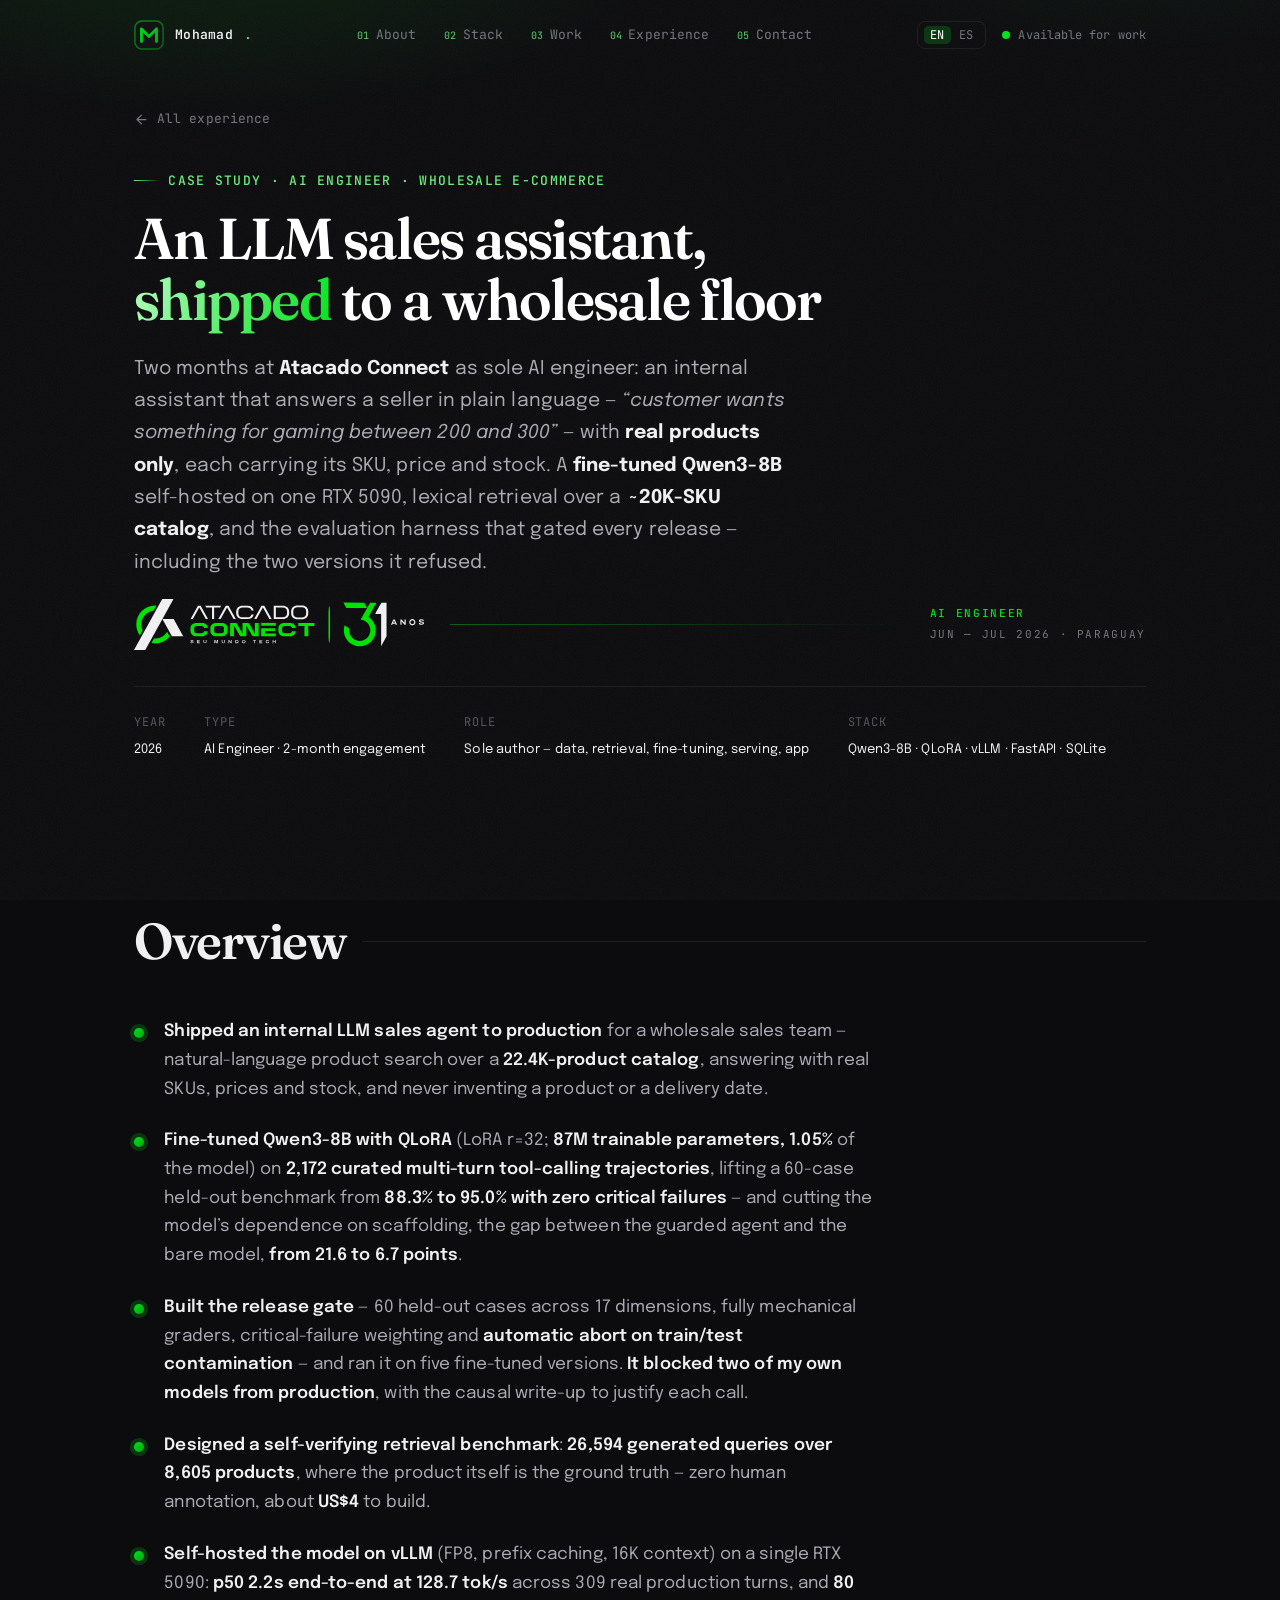
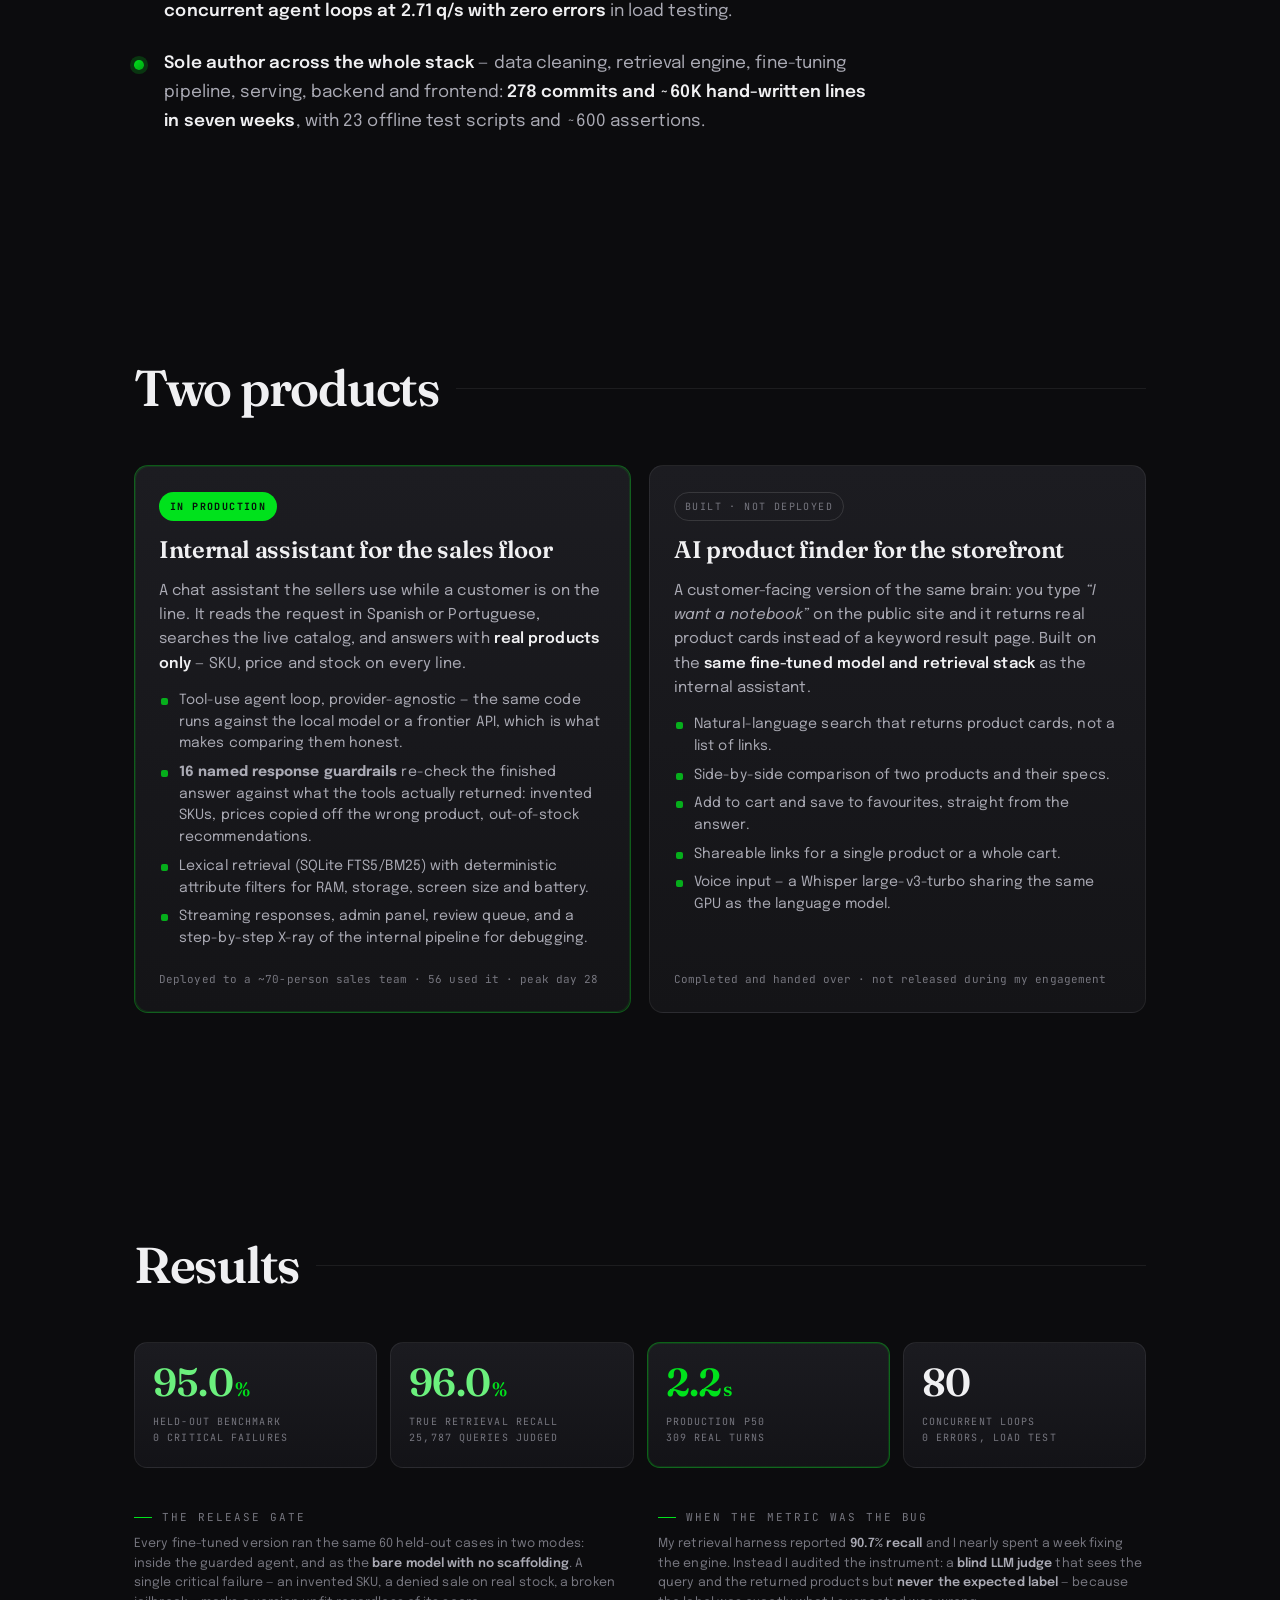
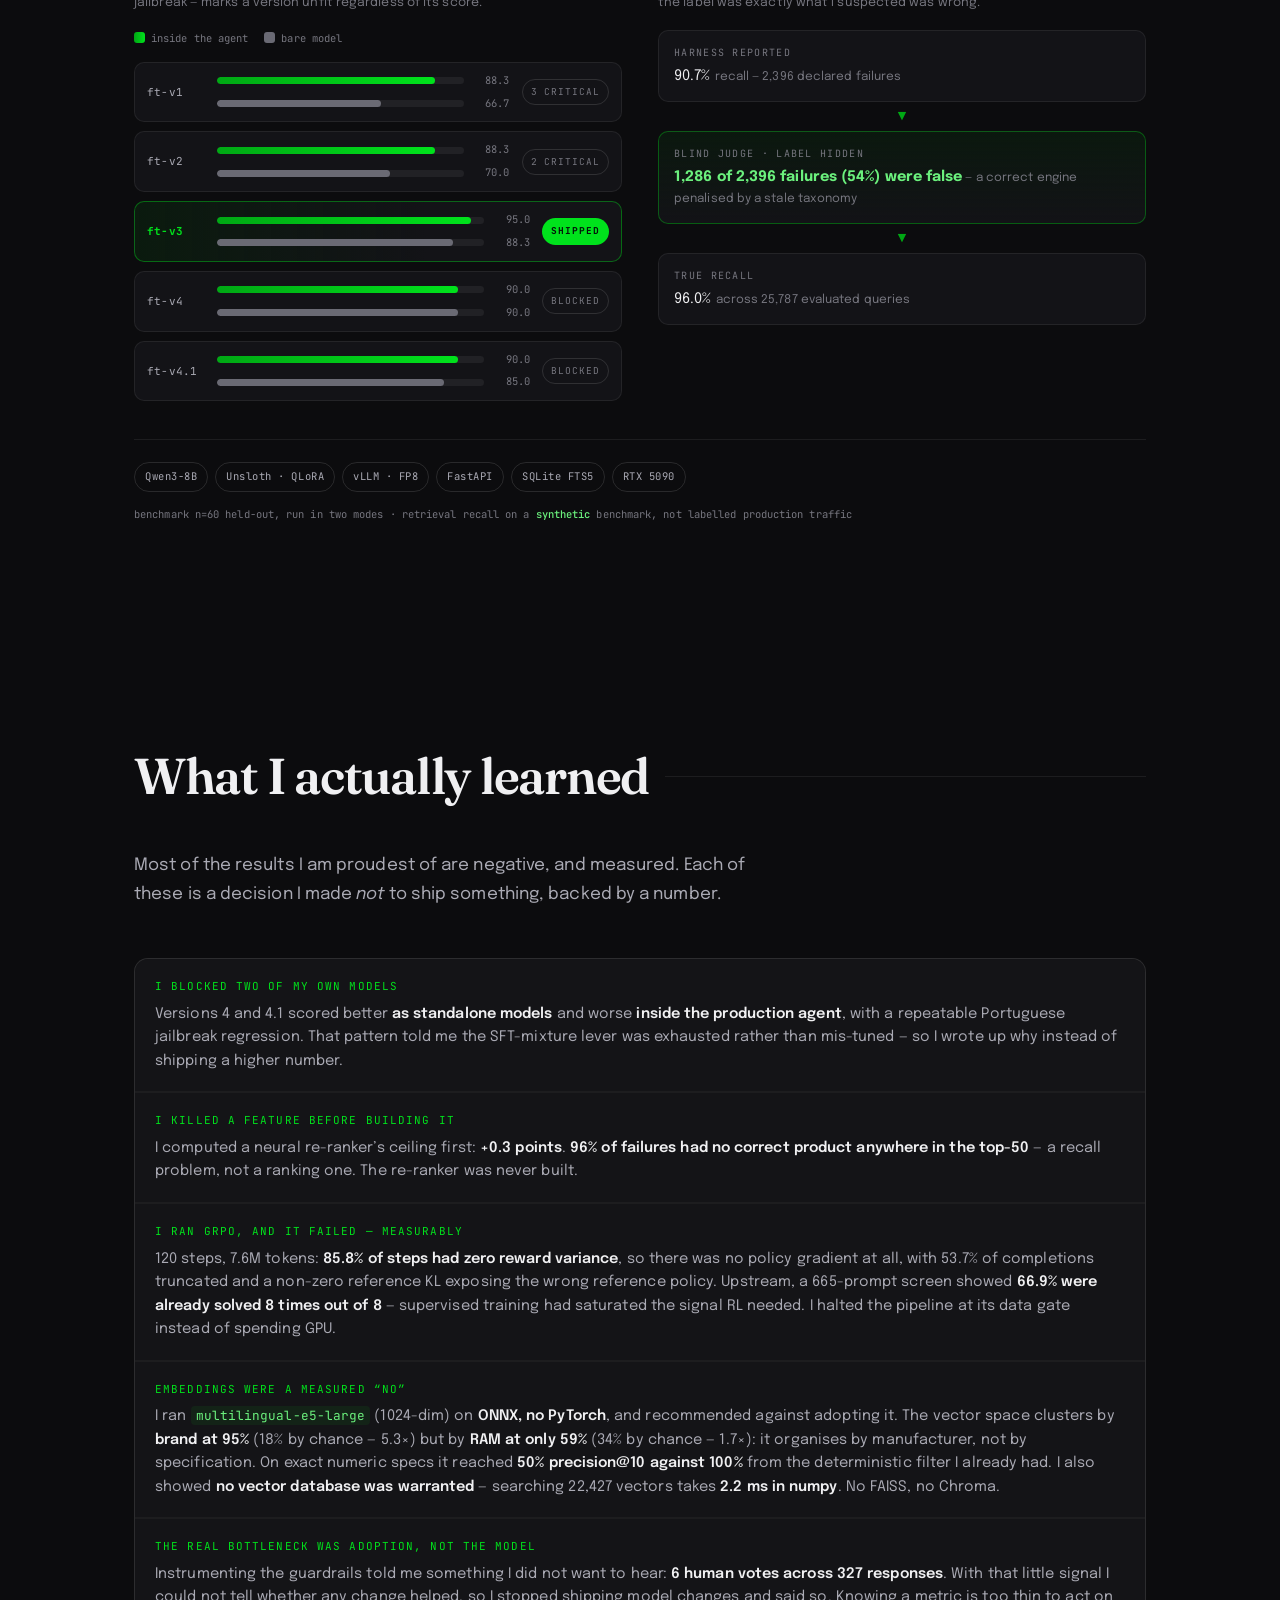
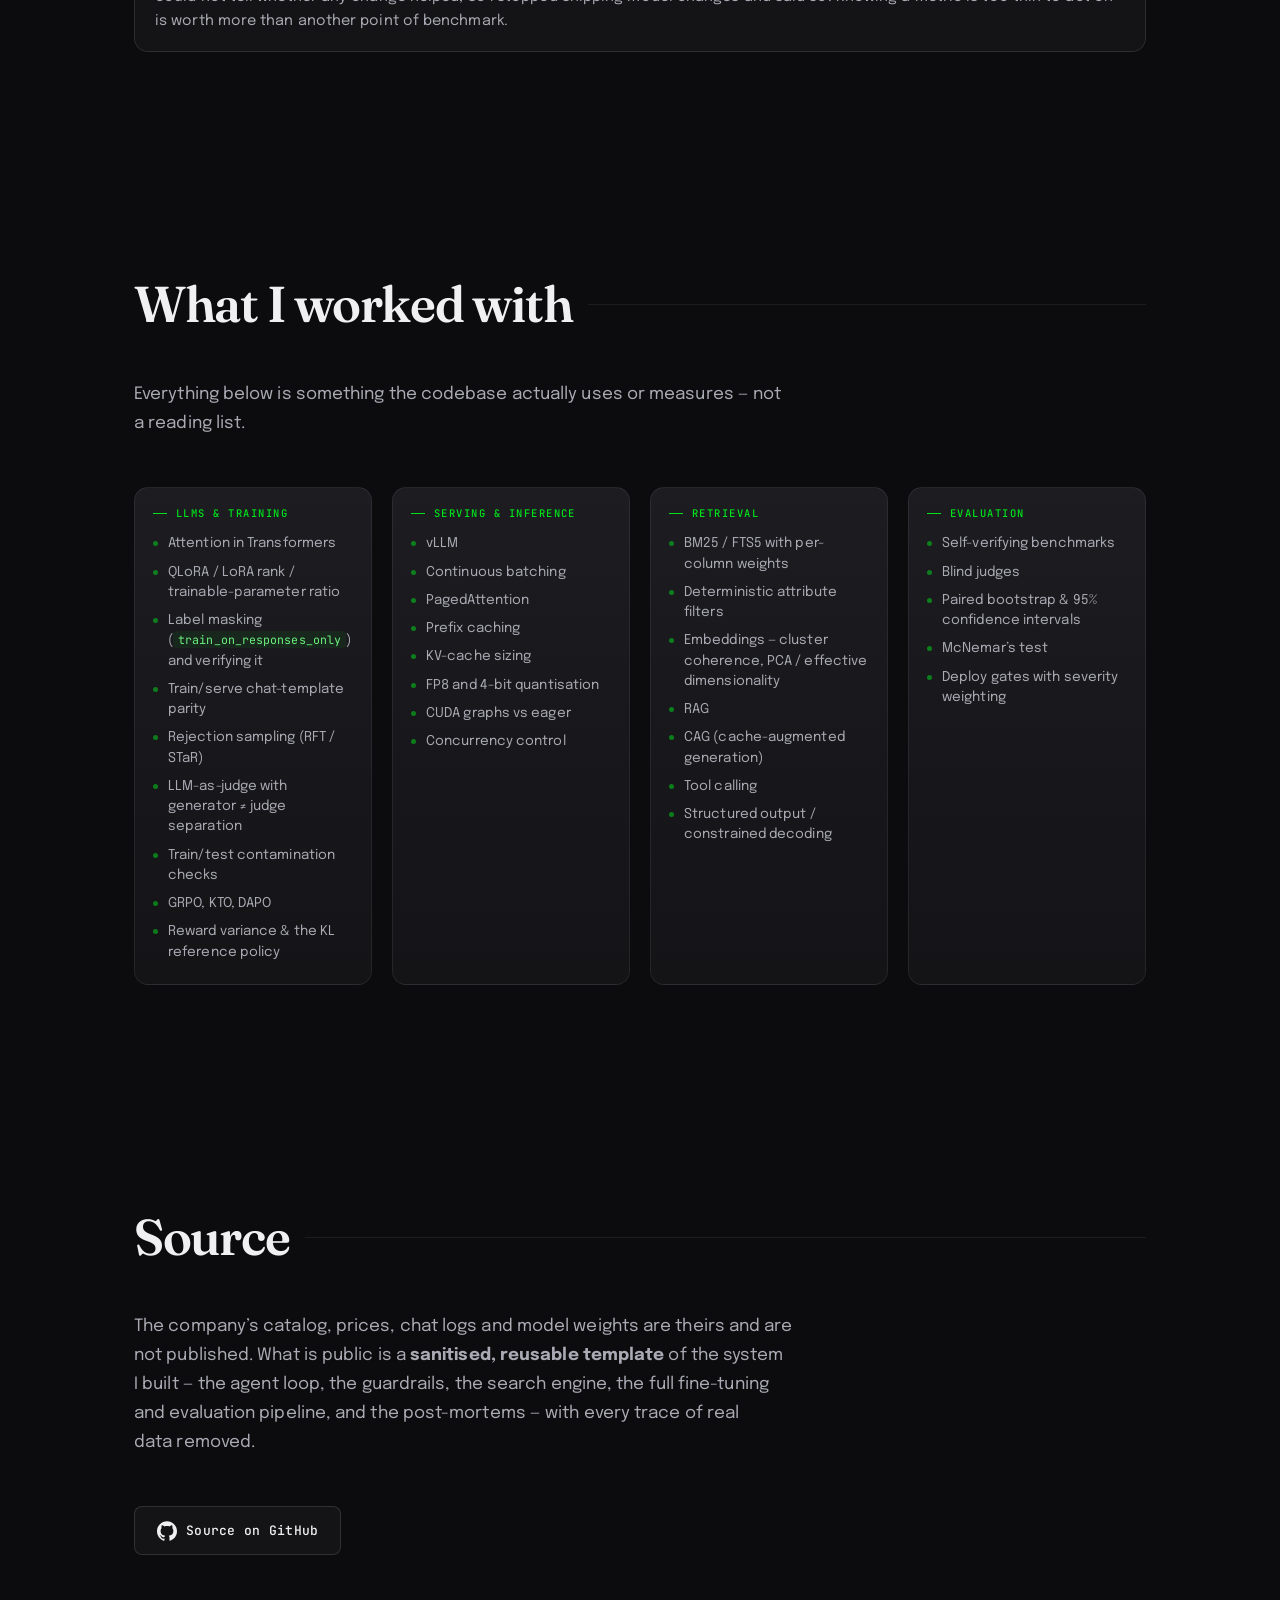
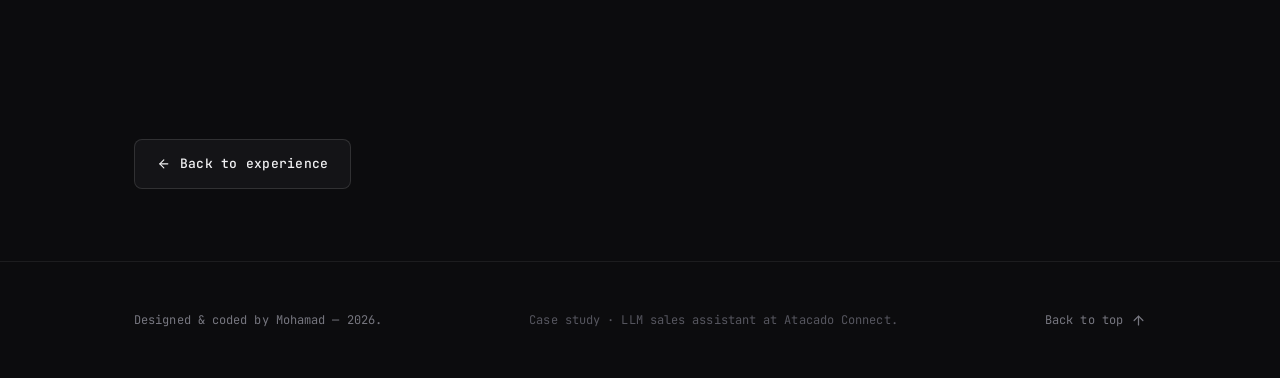
<file: atacado-connect.html>
<!DOCTYPE html>
<html lang="en" class="no-js">
<head>
  <meta charset="utf-8" />
  <meta name="viewport" content="width=device-width, initial-scale=1" />
  <title data-i18n="ac.title">LLM sales assistant at Atacado Connect — Case study · Mohamad</title>
  <meta name="description" content="AI Engineer at Atacado Connect: an internal LLM sales assistant shipped to a ~70-person wholesale floor — retrieval over a 20K-SKU catalog, a fine-tuned Qwen3-8B self-hosted on vLLM, and the evaluation harness that gated every release." />
  <meta name="color-scheme" content="dark" />
  <meta name="theme-color" content="#0c0c0e" />
  <link rel="icon" href="favicon.svg" type="image/svg+xml" />

  <meta property="og:type" content="article" />
  <meta property="og:title" content="An LLM sales assistant, shipped — Atacado Connect" />
  <meta property="og:description" content="Fine-tuned Qwen3-8B, lexical retrieval over 20K SKUs, self-hosted on vLLM, and a release gate that blocked two of my own models." />
  <meta property="og:image" content="assets/og-image.svg" />

  <script>document.documentElement.className = document.documentElement.className.replace("no-js", "js");</script>

  <link rel="preconnect" href="https://fonts.googleapis.com" />
  <link rel="preconnect" href="https://fonts.gstatic.com" crossorigin />
  <link rel="stylesheet" href="https://fonts.googleapis.com/css2?family=Fraunces:ital,opsz,wght@0,9..144,400;0,9..144,500;0,9..144,600;0,9..144,700;1,9..144,500&family=Epilogue:wght@400;500;600;700&family=JetBrains+Mono:wght@400;500;700&display=swap" />

  <link rel="stylesheet" href="assets/css/styles.css" />
  <link rel="stylesheet" href="assets/css/case-atacado.css" />
</head>

<body class="theme-atc">
  <a class="skip-link" href="#case" data-i18n="skip">Skip to content</a>

  <svg class="svg-sprite" aria-hidden="true" focusable="false" xmlns="http://www.w3.org/2000/svg">
    <symbol id="ui-arrow-left" viewBox="0 0 24 24"><path d="M19 12H5"/><path d="m12 19-7-7 7-7"/></symbol>
    <symbol id="ui-arrow-up" viewBox="0 0 24 24"><path d="M12 19V5"/><path d="m5 12 7-7 7 7"/></symbol>
    <symbol id="ui-arrow-up-right" viewBox="0 0 24 24"><path d="M7 17 17 7"/><path d="M7 7h10v10"/></symbol>
    <symbol id="ui-external" viewBox="0 0 24 24"><path d="M18 13v6a2 2 0 0 1-2 2H5a2 2 0 0 1-2-2V8a2 2 0 0 1 2-2h6"/><path d="M15 3h6v6"/><path d="M10 14 21 3"/></symbol>
    <symbol id="ui-menu" viewBox="0 0 24 24"><path d="M3 9h18"/><path d="M3 15h18"/></symbol>
    <symbol id="ui-close" viewBox="0 0 24 24"><path d="M6 6 18 18"/><path d="M18 6 6 18"/></symbol>
    <symbol id="ti-github" viewBox="0 0 24 24"><path d="M12 .297c-6.63 0-12 5.373-12 12 0 5.303 3.438 9.8 8.205 11.385.6.113.82-.258.82-.577 0-.285-.01-1.04-.015-2.04-3.338.724-4.042-1.61-4.042-1.61C4.422 18.07 3.633 17.7 3.633 17.7c-1.087-.744.084-.729.084-.729 1.205.084 1.838 1.236 1.838 1.236 1.07 1.835 2.809 1.305 3.495.998.108-.776.417-1.305.76-1.605-2.665-.3-5.466-1.332-5.466-5.93 0-1.31.465-2.38 1.235-3.22-.135-.303-.54-1.523.105-3.176 0 0 1.005-.322 3.3 1.23.96-.267 1.98-.399 3-.405 1.02.006 2.04.138 3 .405 2.28-1.552 3.285-1.23 3.285-1.23.645 1.653.24 2.873.12 3.176.765.84 1.23 1.91 1.23 3.22 0 4.61-2.805 5.625-5.475 5.92.42.36.81 1.096.81 2.22 0 1.606-.015 2.896-.015 3.286 0 .315.21.69.825.57C20.565 22.092 24 17.592 24 12.297c0-6.627-5.373-12-12-12"/></symbol>
  </svg>

  <div class="fx" aria-hidden="true">
    <div class="fx__glow"></div>
    <div class="fx__grain"></div>
  </div>

  <header class="site-header">
    <div class="container">
      <nav class="nav" aria-label="Primary">
        <a class="nav__brand" href="index.html" aria-label="Mohamad — home">
          <svg class="nav__mark" viewBox="0 0 32 32" aria-hidden="true">
            <defs><linearGradient id="navg" x1="2" y1="2" x2="30" y2="30" gradientUnits="userSpaceOnUse">
              <stop offset="0" stop-color="#00e21c"/><stop offset=".5" stop-color="#00c417"/><stop offset="1" stop-color="#00a814"/>
            </linearGradient></defs>
            <rect x="1" y="1" width="30" height="30" rx="7.5" fill="#141417" stroke="url(#navg)" stroke-width="1.5" stroke-opacity=".55"/>
            <path d="M8 23V9.5l8 8 8-8V23" fill="none" stroke="url(#navg)" stroke-width="3.1" stroke-linecap="round" stroke-linejoin="round"/>
          </svg>
          <b>Mohamad</b><span class="dot">.</span>
        </a>

        <ul class="nav__links" id="nav-links">
          <li><a class="nav__link" href="index.html#about" data-i18n="nav.about"><i>01</i> About</a></li>
          <li><a class="nav__link" href="index.html#skills" data-i18n="nav.stack"><i>02</i> Stack</a></li>
          <li><a class="nav__link" href="index.html#work" data-i18n="nav.work"><i>03</i> Work</a></li>
          <li><a class="nav__link" href="index.html#experience" data-i18n="nav.exp"><i>04</i> Experience</a></li>
          <li><a class="nav__link" href="index.html#contact" data-i18n="nav.contact"><i>05</i> Contact</a></li>
        </ul>

        <div class="nav__right">
          <button class="lang-toggle" type="button" aria-label="Cambiar a español">
            <span class="lt-en">EN</span><span class="lt-es">ES</span>
          </button>
          <span class="status" data-i18n="status.avail"><span class="status__dot" aria-hidden="true"></span> Available for work</span>
          <button class="nav__toggle" type="button" aria-label="Open menu" data-i18n-aria="aria.menu" aria-expanded="false" aria-controls="nav-links">
            <svg class="ico ico--menu" aria-hidden="true"><use href="#ui-menu"/></svg>
            <svg class="ico ico--close" aria-hidden="true" hidden><use href="#ui-close"/></svg>
          </button>
        </div>
      </nav>
    </div>
  </header>

  <main id="case">
    <div class="container backbar">
      <a class="back-link" href="index.html#experience" data-i18n="back.exp"><svg class="ico" aria-hidden="true"><use href="#ui-arrow-left"/></svg> All experience</a>
    </div>

    <!-- Case hero -->
    <section class="case-hero">
      <div class="container">
        <p class="eyebrow reveal" data-i18n="ac.eyebrow">Case study · AI Engineer · Wholesale e-commerce</p>
        <h1 class="case-title reveal" style="--i:1" data-i18n="ac.h1">An LLM sales assistant, <span class="grad-text">shipped</span> to a wholesale floor</h1>
        <p class="case-lead reveal" style="--i:2" data-i18n="ac.lead">
          Two months at <b>Atacado Connect</b> as sole AI engineer: an internal assistant that answers a
          seller in plain language — <i>&ldquo;customer wants something for gaming between 200 and 300&rdquo;</i> —
          with <b>real products only</b>, each carrying its SKU, price and stock. A <b>fine-tuned Qwen3-8B</b>
          self-hosted on one RTX&nbsp;5090, lexical retrieval over a <b>~20K-SKU catalog</b>, and the
          evaluation harness that gated every release — including the two versions it refused.
        </p>

        <div class="atc-brand reveal" style="--i:3">
          <img class="atc-brand__logo" src="assets/img/atacado-connect.svg" alt="Atacado Connect" width="2056" height="361" />
          <span class="atc-brand__sep" aria-hidden="true"></span>
          <p class="atc-brand__meta" data-i18n="ac.brandmeta">
            <b>AI Engineer</b><br />Jun — Jul 2026 · Paraguay
          </p>
        </div>

        <dl class="case-meta reveal" style="--i:4" data-i18n="ac.meta">
          <div><dt>Year</dt><dd class="tnum">2026</dd></div>
          <div><dt>Type</dt><dd>AI Engineer · 2-month engagement</dd></div>
          <div><dt>Role</dt><dd>Sole author — data, retrieval, fine-tuning, serving, app</dd></div>
          <div><dt>Stack</dt><dd>Qwen3-8B · QLoRA · vLLM · FastAPI · SQLite</dd></div>
        </dl>
      </div>
    </section>

    <!-- Overview -->
    <section class="section">
      <div class="container">
        <div class="section__head reveal"><h2 data-i18n="ov.h2">Overview</h2><span class="section__rule"></span></div>
        <ul class="thesis-points reveal" data-i18n="ac.points">
          <li><b>Shipped an internal LLM sales agent to production</b> for a wholesale sales team — natural-language product search over a <b>22.4K-product catalog</b>, answering with real SKUs, prices and stock, and never inventing a product or a delivery date.</li>
          <li><b>Fine-tuned Qwen3-8B with QLoRA</b> (LoRA r=32; <b>87M trainable parameters, 1.05%</b> of the model) on <b>2,172 curated multi-turn tool-calling trajectories</b>, lifting a 60-case held-out benchmark from <b>88.3% to 95.0% with zero critical failures</b> — and cutting the model&rsquo;s dependence on scaffolding, the gap between the guarded agent and the bare model, <b>from 21.6 to 6.7 points</b>.</li>
          <li><b>Built the release gate</b> — 60 held-out cases across 17 dimensions, fully mechanical graders, critical-failure weighting and <b>automatic abort on train/test contamination</b> — and ran it on five fine-tuned versions. <b>It blocked two of my own models from production</b>, with the causal write-up to justify each call.</li>
          <li><b>Designed a self-verifying retrieval benchmark</b>: <b>26,594 generated queries over 8,605 products</b>, where the product itself is the ground truth — zero human annotation, about <b>US$4</b> to build.</li>
          <li><b>Self-hosted the model on vLLM</b> (FP8, prefix caching, 16K context) on a single RTX 5090: <b>p50 2.2s end-to-end at 128.7 tok/s</b> across 309 real production turns, and <b>80 concurrent agent loops at 2.71 q/s with zero errors</b> in load testing.</li>
          <li><b>Sole author across the whole stack</b> — data cleaning, retrieval engine, fine-tuning pipeline, serving, backend and frontend: <b>278 commits and ~60K hand-written lines in seven weeks</b>, with 23 offline test scripts and ~600 assertions.</li>
        </ul>
      </div>
    </section>

    <!-- The two projects -->
    <section class="section">
      <div class="container">
        <div class="section__head reveal"><h2 data-i18n="ac.proj.h2">Two products</h2><span class="section__rule"></span></div>

        <div class="atc-projects">
          <article class="atc-proj atc-proj--shipped reveal">
            <span class="atc-proj__status" data-i18n="ac.p1.status">In production</span>
            <h3 class="atc-proj__title" data-i18n="ac.p1.title">Internal assistant for the sales floor</h3>
            <p class="atc-proj__desc" data-i18n="ac.p1.desc">
              A chat assistant the sellers use while a customer is on the line. It reads the request in
              Spanish or Portuguese, searches the live catalog, and answers with <b>real products only</b> —
              SKU, price and stock on every line.
            </p>
            <ul class="atc-feat" data-i18n="ac.p1.feat">
              <li>Tool-use agent loop, provider-agnostic — the same code runs against the local model or a frontier API, which is what makes comparing them honest.</li>
              <li><b>16 named response guardrails</b> re-check the finished answer against what the tools actually returned: invented SKUs, prices copied off the wrong product, out-of-stock recommendations.</li>
              <li>Lexical retrieval (SQLite FTS5/BM25) with deterministic attribute filters for RAM, storage, screen size and battery.</li>
              <li>Streaming responses, admin panel, review queue, and a step-by-step X-ray of the internal pipeline for debugging.</li>
            </ul>
            <p class="atc-proj__foot" data-i18n="ac.p1.foot">
              Deployed to a ~70-person sales team · 56 used it · peak day 28
            </p>
          </article>

          <article class="atc-proj reveal" style="--i:1">
            <span class="atc-proj__status" data-i18n="ac.p2.status">Built · not deployed</span>
            <h3 class="atc-proj__title" data-i18n="ac.p2.title">AI product finder for the storefront</h3>
            <p class="atc-proj__desc" data-i18n="ac.p2.desc">
              A customer-facing version of the same brain: you type <i>&ldquo;I want a notebook&rdquo;</i> on the public
              site and it returns real product cards instead of a keyword result page. Built on the
              <b>same fine-tuned model and retrieval stack</b> as the internal assistant.
            </p>
            <ul class="atc-feat" data-i18n="ac.p2.feat">
              <li>Natural-language search that returns product cards, not a list of links.</li>
              <li>Side-by-side comparison of two products and their specs.</li>
              <li>Add to cart and save to favourites, straight from the answer.</li>
              <li>Shareable links for a single product or a whole cart.</li>
              <li>Voice input — a Whisper large-v3-turbo sharing the same GPU as the language model.</li>
            </ul>
            <p class="atc-proj__foot" data-i18n="ac.p2.foot">
              Completed and handed over · not released during my engagement
            </p>
          </article>
        </div>
      </div>
    </section>

    <!-- Results -->
    <section class="section">
      <div class="container">
        <div class="section__head reveal"><h2 data-i18n="res.h2">Results</h2><span class="section__rule"></span></div>
        <section class="atc reveal">

          <div class="grid4" data-i18n="ac.grid"><div class="card acc"><div class="v">95.0<span>%</span></div><div class="l">Held-out benchmark<br>0 critical failures</div></div><div class="card acc"><div class="v">96.0<span>%</span></div><div class="l">True retrieval recall<br>25,787 queries judged</div></div><div class="card edge"><div class="v">2.2<span>s</span></div><div class="l">Production p50<br>309 real turns</div></div><div class="card"><div class="v">80<span></span></div><div class="l">Concurrent loops<br>0 errors, load test</div></div></div>

          <div class="sect">
            <div>
              <div class="block-h" data-i18n="ac.b1h">The release gate</div>
              <div class="block-note" data-i18n="ac.b1n">Every fine-tuned version ran the same 60 held-out cases in two modes: inside the guarded agent, and as the <b>bare model with no scaffolding</b>. A single critical failure — an invented SKU, a denied sale on real stock, a broken jailbreak — marks a version unfit regardless of its score.</div>
              <div class="gate-legend" data-i18n="ac.legend"><span><i class="ag"></i>inside the agent</span><span><i class="bare"></i>bare model</span></div>
              <div class="gate" data-i18n="ac.gate">
                <div class="grow">
                  <span class="gv">ft-v1</span>
                  <div class="gbars">
                    <div class="gbar"><div class="gtrack"><div class="gfill ag" style="--w:88.3%"></div></div><span class="gnum">88.3</span></div>
                    <div class="gbar"><div class="gtrack"><div class="gfill bare" style="--w:66.7%"></div></div><span class="gnum">66.7</span></div>
                  </div>
                  <span class="gverdict">3 critical</span>
                </div>
                <div class="grow">
                  <span class="gv">ft-v2</span>
                  <div class="gbars">
                    <div class="gbar"><div class="gtrack"><div class="gfill ag" style="--w:88.3%"></div></div><span class="gnum">88.3</span></div>
                    <div class="gbar"><div class="gtrack"><div class="gfill bare" style="--w:70.0%"></div></div><span class="gnum">70.0</span></div>
                  </div>
                  <span class="gverdict">2 critical</span>
                </div>
                <div class="grow pass">
                  <span class="gv">ft-v3</span>
                  <div class="gbars">
                    <div class="gbar"><div class="gtrack"><div class="gfill ag" style="--w:95.0%"></div></div><span class="gnum">95.0</span></div>
                    <div class="gbar"><div class="gtrack"><div class="gfill bare" style="--w:88.3%"></div></div><span class="gnum">88.3</span></div>
                  </div>
                  <span class="gverdict">shipped</span>
                </div>
                <div class="grow">
                  <span class="gv">ft-v4</span>
                  <div class="gbars">
                    <div class="gbar"><div class="gtrack"><div class="gfill ag" style="--w:90.0%"></div></div><span class="gnum">90.0</span></div>
                    <div class="gbar"><div class="gtrack"><div class="gfill bare" style="--w:90.0%"></div></div><span class="gnum">90.0</span></div>
                  </div>
                  <span class="gverdict">blocked</span>
                </div>
                <div class="grow">
                  <span class="gv">ft-v4.1</span>
                  <div class="gbars">
                    <div class="gbar"><div class="gtrack"><div class="gfill ag" style="--w:90.0%"></div></div><span class="gnum">90.0</span></div>
                    <div class="gbar"><div class="gtrack"><div class="gfill bare" style="--w:85.0%"></div></div><span class="gnum">85.0</span></div>
                  </div>
                  <span class="gverdict">blocked</span>
                </div>
              </div>
            </div>

            <div>
              <div class="block-h" data-i18n="ac.b2h">When the metric was the bug</div>
              <div class="block-note" data-i18n="ac.b2n">My retrieval harness reported <b>90.7% recall</b> and I nearly spent a week fixing the engine. Instead I audited the instrument: a <b>blind LLM judge</b> that sees the query and the returned products but <b>never the expected label</b> — because the label was exactly what I suspected was wrong.</div>
              <div class="flow" data-i18n="ac.flow">
                <div class="node"><div class="nt">Harness reported</div><div class="nv">90.7% <small>recall — 2,396 declared failures</small></div></div>
                <div class="arrow">▼</div>
                <div class="node mid"><div class="nt">Blind judge · label hidden</div><div class="nv"><b>1,286 of 2,396 failures (54%) were false</b><small> — a correct engine penalised by a stale taxonomy</small></div></div>
                <div class="arrow">▼</div>
                <div class="node"><div class="nt">True recall</div><div class="nv">96.0% <small>across 25,787 evaluated queries</small></div></div>
              </div>
            </div>
          </div>

          <div class="foot">
            <div class="stack">
              <span class="chip">Qwen3-8B</span><span class="chip">Unsloth · QLoRA</span><span class="chip">vLLM · FP8</span>
              <span class="chip">FastAPI</span><span class="chip">SQLite FTS5</span><span class="chip">RTX 5090</span>
            </div>
            <div class="note" data-i18n="ac.footnote">benchmark n=60 held-out, run in two modes · retrieval recall on a <b>synthetic</b> benchmark, not labelled production traffic</div>
          </div>
        </section>
      </div>
    </section>

    <!-- Honest notes -->
    <section class="section">
      <div class="container">
        <div class="section__head reveal"><h2 data-i18n="ac.notes.h2">What I actually learned</h2><span class="section__rule"></span></div>
        <p class="skills__intro reveal" data-i18n="ac.notes.intro">Most of the results I am proudest of are negative, and measured. Each of these is a decision I made <i>not</i> to ship something, backed by a number.</p>

        <dl class="atc-notes reveal">
          <div class="atc-note" data-i18n="ac.n1">
            <dt>I blocked two of my own models</dt>
            <dd>Versions 4 and 4.1 scored better <b>as standalone models</b> and worse <b>inside the production agent</b>, with a repeatable Portuguese jailbreak regression. That pattern told me the SFT-mixture lever was exhausted rather than mis-tuned — so I wrote up why instead of shipping a higher number.</dd>
          </div>
          <div class="atc-note" data-i18n="ac.n2">
            <dt>I killed a feature before building it</dt>
            <dd>I computed a neural re-ranker&rsquo;s ceiling first: <b>+0.3 points</b>. <b>96% of failures had no correct product anywhere in the top-50</b> — a recall problem, not a ranking one. The re-ranker was never built.</dd>
          </div>
          <div class="atc-note" data-i18n="ac.n3">
            <dt>I ran GRPO, and it failed — measurably</dt>
            <dd>120 steps, 7.6M tokens: <b>85.8% of steps had zero reward variance</b>, so there was no policy gradient at all, with 53.7% of completions truncated and a non-zero reference KL exposing the wrong reference policy. Upstream, a 665-prompt screen showed <b>66.9% were already solved 8 times out of 8</b> — supervised training had saturated the signal RL needed. I halted the pipeline at its data gate instead of spending GPU.</dd>
          </div>
          <div class="atc-note" data-i18n="ac.n4">
            <dt>Embeddings were a measured &ldquo;no&rdquo;</dt>
            <dd>I ran <code>multilingual-e5-large</code> (1024-dim) on <b>ONNX, no PyTorch</b>, and recommended against adopting it. The vector space clusters by <b>brand at 95%</b> (18% by chance — 5.3&times;) but by <b>RAM at only 59%</b> (34% by chance — 1.7&times;): it organises by manufacturer, not by specification. On exact numeric specs it reached <b>50% precision@10 against 100%</b> from the deterministic filter I already had. I also showed <b>no vector database was warranted</b> — searching 22,427 vectors takes <b>2.2&nbsp;ms in numpy</b>. No FAISS, no Chroma.</dd>
          </div>
          <div class="atc-note" data-i18n="ac.n5">
            <dt>The real bottleneck was adoption, not the model</dt>
            <dd>Instrumenting the guardrails told me something I did not want to hear: <b>6 human votes across 327 responses</b>. With that little signal I could not tell whether any change helped, so I stopped shipping model changes and said so. Knowing a metric is too thin to act on is worth more than another point of benchmark.</dd>
          </div>
        </dl>
      </div>
    </section>

    <!-- Concepts -->
    <section class="section">
      <div class="container">
        <div class="section__head reveal"><h2 data-i18n="ac.cn.h2">What I worked with</h2><span class="section__rule"></span></div>
        <p class="skills__intro reveal" data-i18n="ac.cn.intro">Everything below is something the codebase actually uses or measures &mdash; not a reading list.</p>

        <div class="atc-concepts">
          <div class="atc-cgroup reveal">
            <h3 data-i18n="ac.cn.g1h">LLMs &amp; training</h3>
            <ul class="atc-clist" data-i18n="ac.cn.g1">
              <li>Attention in Transformers</li><li>QLoRA / LoRA rank / trainable-parameter ratio</li><li>Label masking (<code>train_on_responses_only</code>) and verifying it</li><li>Train/serve chat-template parity</li><li>Rejection sampling (RFT / STaR)</li><li>LLM-as-judge with generator&nbsp;&ne;&nbsp;judge separation</li><li>Train/test contamination checks</li><li>GRPO, KTO, DAPO</li><li>Reward variance &amp; the KL reference policy</li>
            </ul>
          </div>
          <div class="atc-cgroup reveal" style="--i:1">
            <h3 data-i18n="ac.cn.g2h">Serving &amp; inference</h3>
            <ul class="atc-clist" data-i18n="ac.cn.g2">
              <li>vLLM</li><li>Continuous batching</li><li>PagedAttention</li><li>Prefix caching</li><li>KV-cache sizing</li><li>FP8 and 4-bit quantisation</li><li>CUDA graphs vs eager</li><li>Concurrency control</li>
            </ul>
          </div>
          <div class="atc-cgroup reveal" style="--i:2">
            <h3 data-i18n="ac.cn.g3h">Retrieval</h3>
            <ul class="atc-clist" data-i18n="ac.cn.g3">
              <li>BM25 / FTS5 with per-column weights</li><li>Deterministic attribute filters</li><li>Embeddings &mdash; cluster coherence, PCA / effective dimensionality</li><li>RAG</li><li>CAG (cache-augmented generation)</li><li>Tool calling</li><li>Structured output / constrained decoding</li>
            </ul>
          </div>
          <div class="atc-cgroup reveal" style="--i:3">
            <h3 data-i18n="ac.cn.g4h">Evaluation</h3>
            <ul class="atc-clist" data-i18n="ac.cn.g4">
              <li>Self-verifying benchmarks</li><li>Blind judges</li><li>Paired bootstrap &amp; 95% confidence intervals</li><li>McNemar&rsquo;s test</li><li>Deploy gates with severity weighting</li>
            </ul>
          </div>
        </div>
      </div>
    </section>

    <!-- Source -->
    <section class="section">
      <div class="container">
        <div class="section__head reveal"><h2 data-i18n="ac.src.h2">Source</h2><span class="section__rule"></span></div>
        <p class="skills__intro reveal" data-i18n="ac.src.intro">The company&rsquo;s catalog, prices, chat logs and model weights are theirs and are not published. What is public is a <b>sanitised, reusable template</b> of the system I built — the agent loop, the guardrails, the search engine, the full fine-tuning and evaluation pipeline, and the post-mortems — with every trace of real data removed.</p>
        <div class="reveal" style="--i:1">
          <a class="btn btn--ghost" href="https://github.com/Placaflaca00/catalog-sales-agent" target="_blank" rel="noopener" data-i18n="gh.src">
            <svg class="brand-ico" aria-hidden="true"><use href="#ti-github"/></svg> Source on GitHub
          </a>
        </div>
      </div>
    </section>

    <!-- Back -->
    <section class="section--tight">
      <div class="container">
        <a class="btn btn--ghost reveal" href="index.html#experience" data-i18n="back.expbtn"><svg class="ico" aria-hidden="true"><use href="#ui-arrow-left"/></svg> Back to experience</a>
      </div>
    </section>
  </main>

  <footer class="site-footer">
    <div class="container">
      <p class="footer__note" data-i18n="foot.note">Designed &amp; coded by Mohamad — <span data-year>2026</span>.</p>
      <p class="footer__built" data-i18n="ac.foot.built">Case study · LLM sales assistant at Atacado Connect.</p>
      <a class="footer__top" href="#case" data-i18n="foot.top">Back to top <svg class="ico" aria-hidden="true"><use href="#ui-arrow-up"/></svg></a>
    </div>
  </footer>

  <script src="assets/js/i18n.js" defer></script>
  <script src="assets/js/app.js" defer></script>
</body>
</html>
</file>
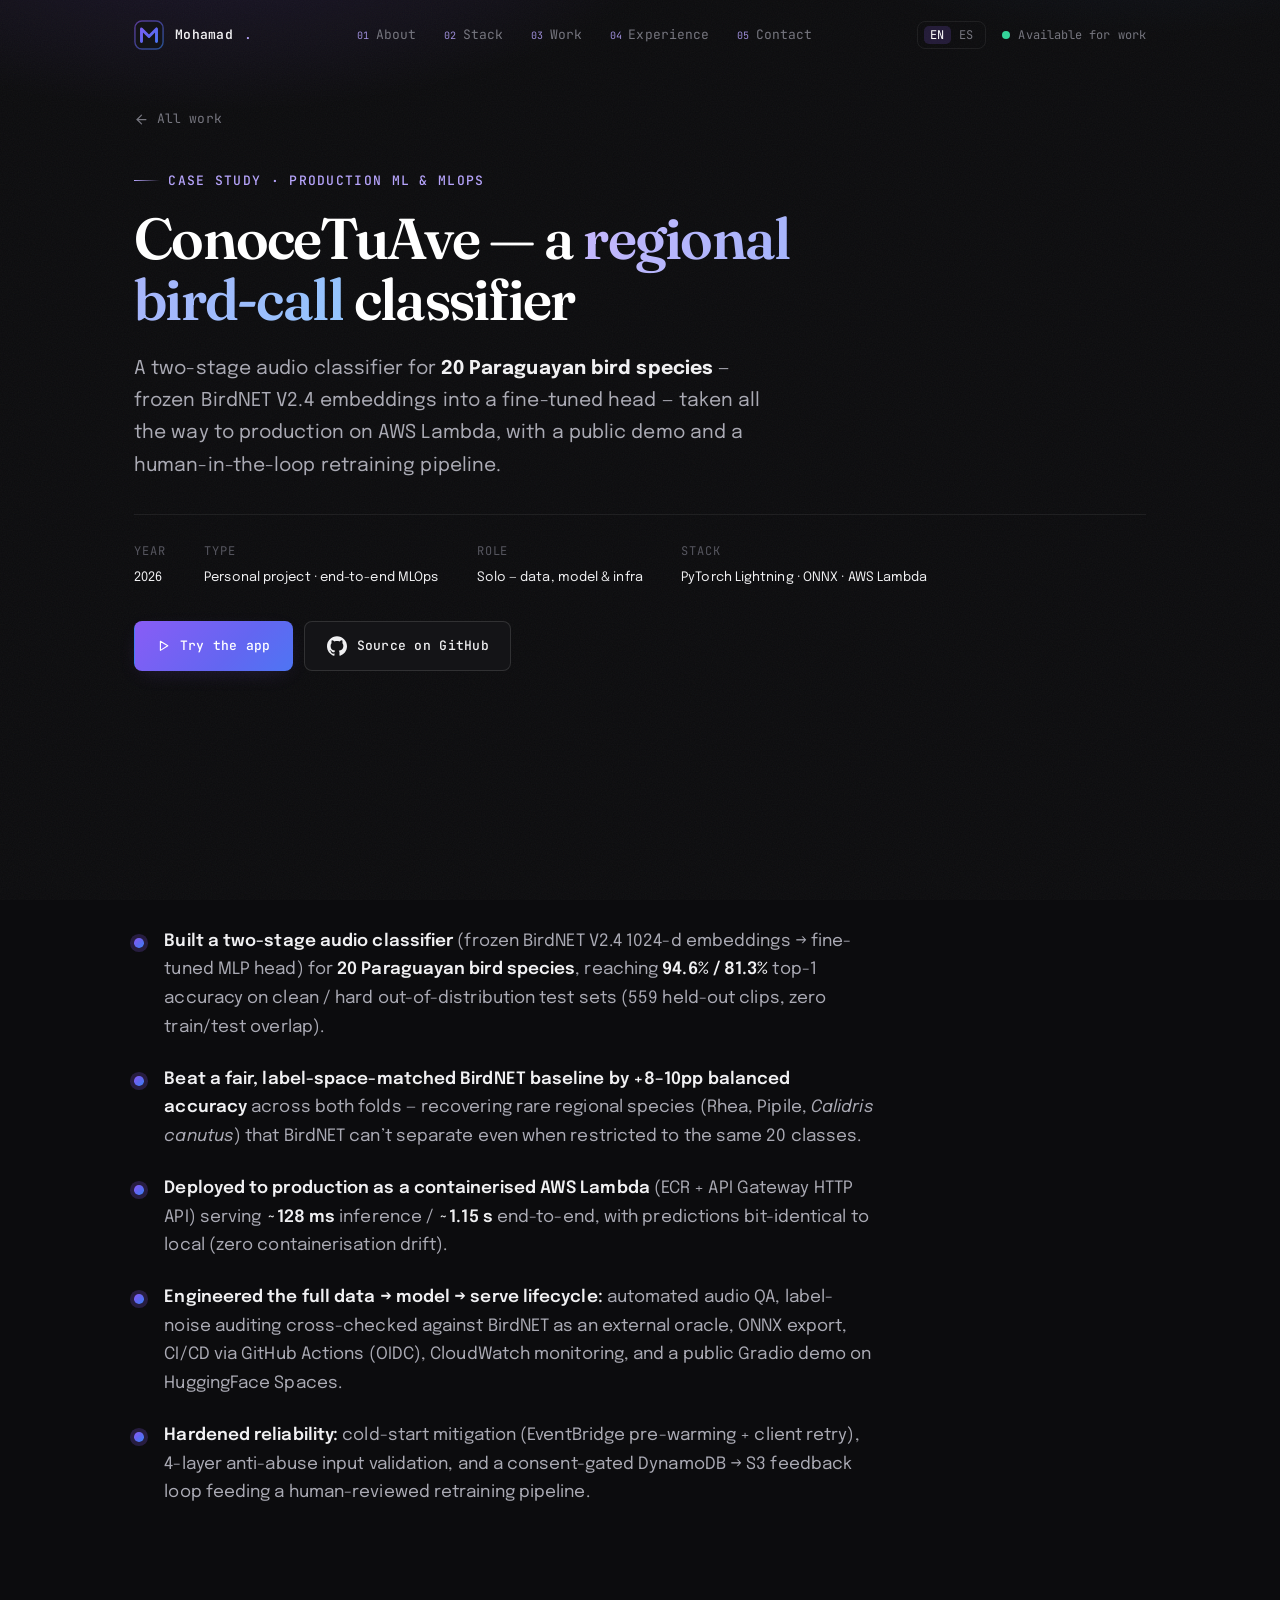
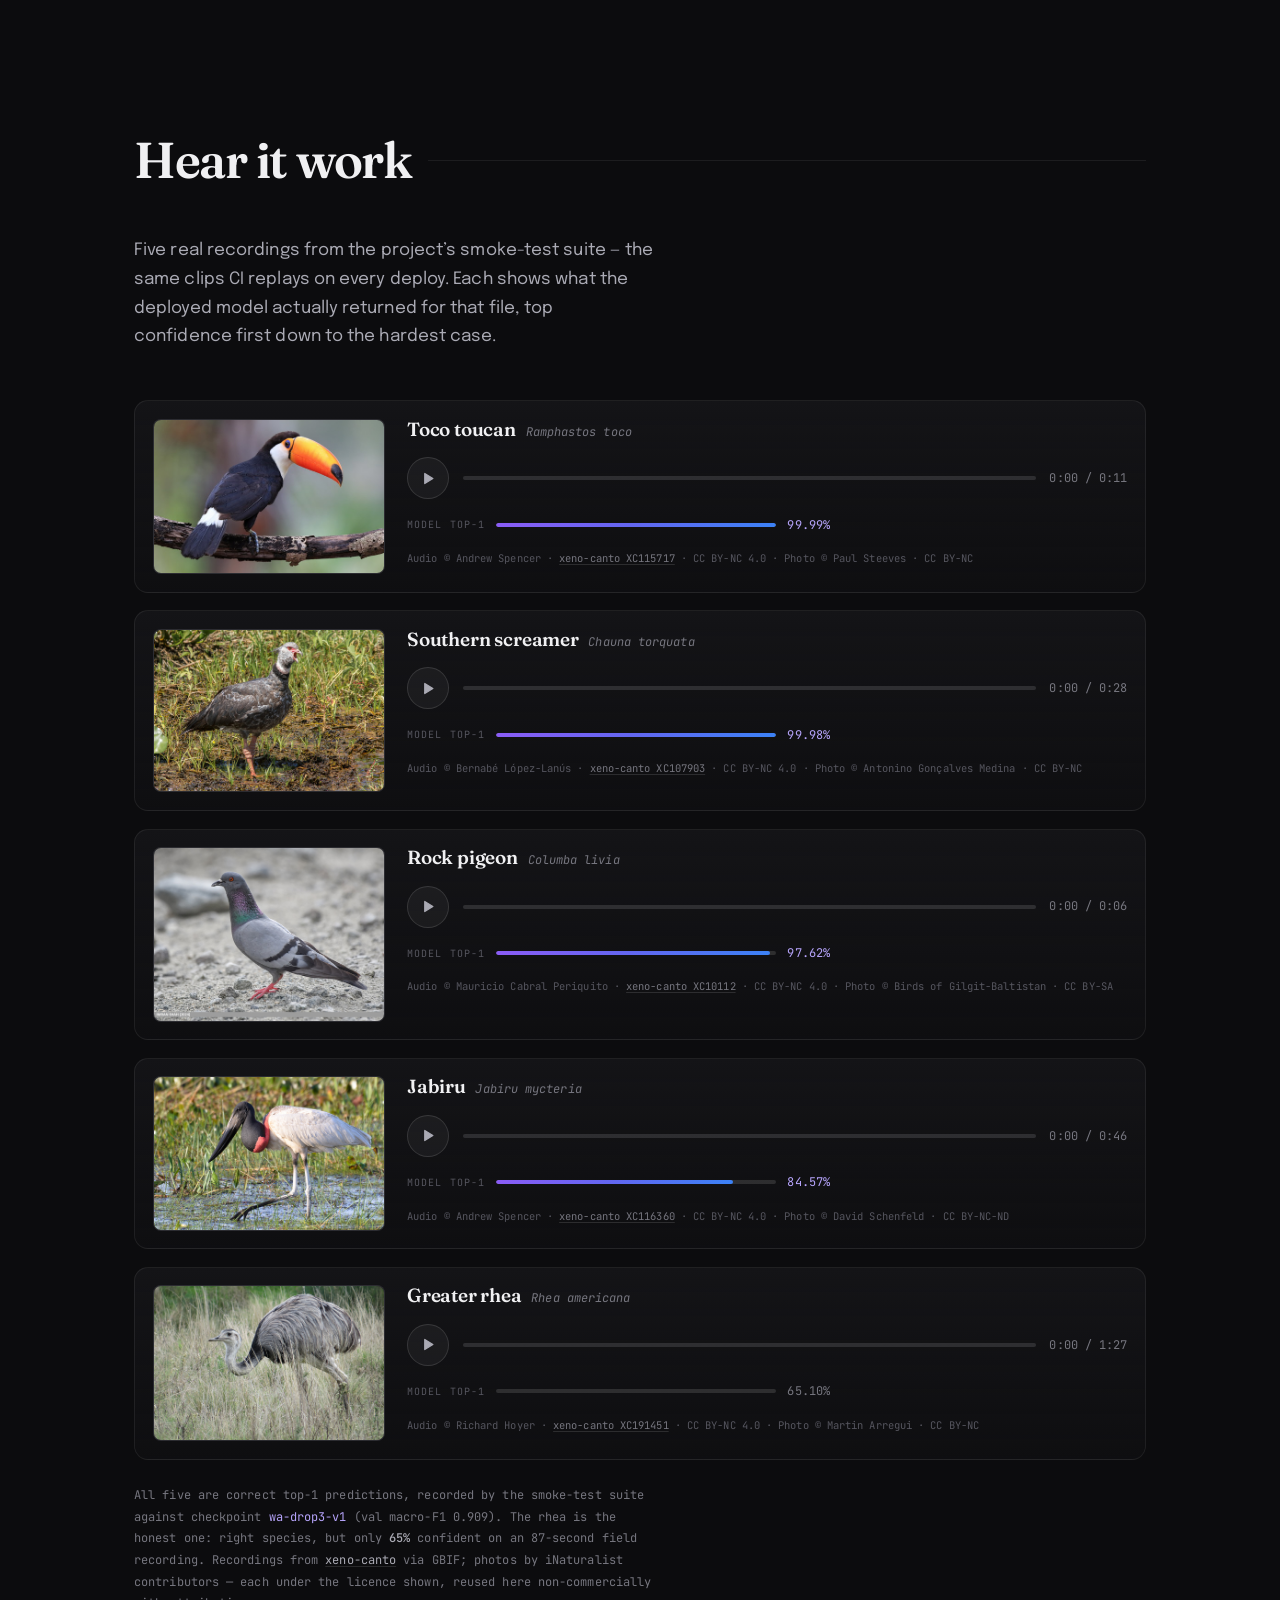
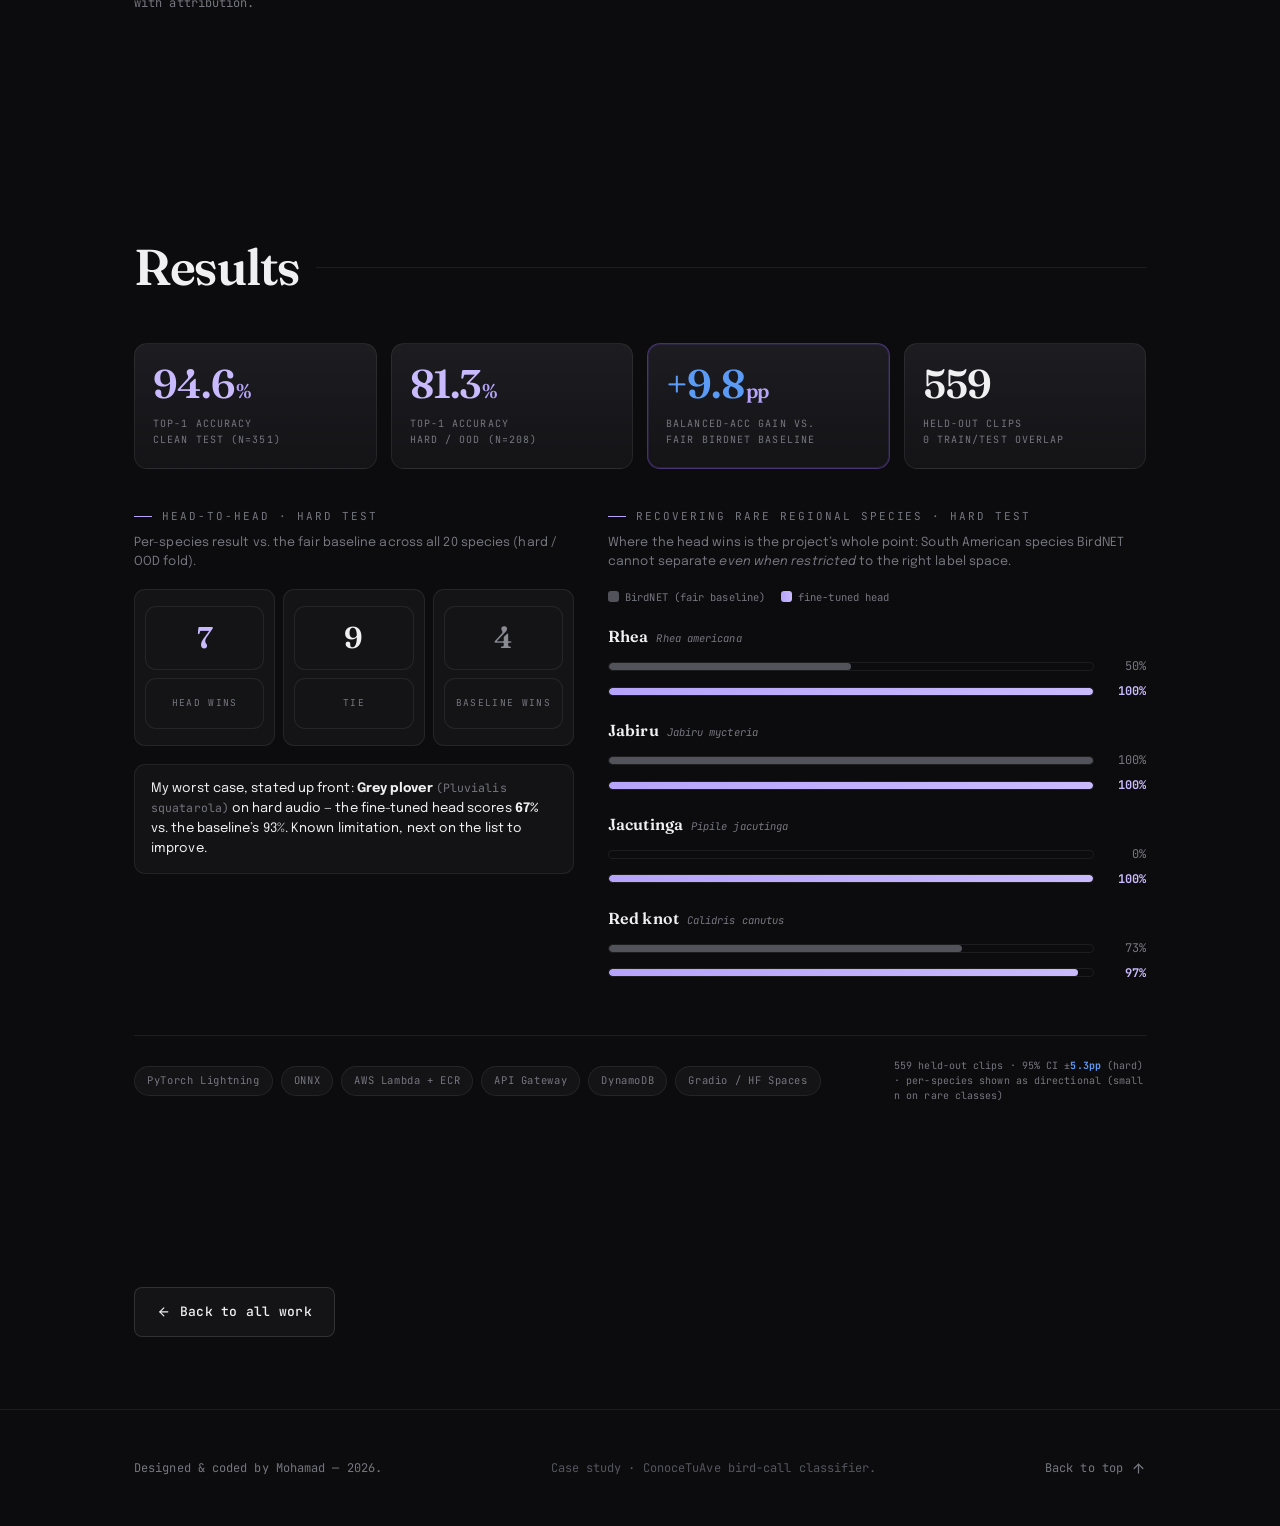
<file: conocetuave.html>
<!DOCTYPE html>
<html lang="en" class="no-js">
<head>
  <meta charset="utf-8" />
  <meta name="viewport" content="width=device-width, initial-scale=1" />
  <title data-i18n="cb.title">ConoceTuAve — Case study · Mohamad</title>
  <meta name="description" content="End-to-end MLOps project: a two-stage bird-call classifier (BirdNET embeddings + fine-tuned head) for 20 Paraguayan species, deployed on AWS Lambda with a public Gradio demo." />
  <meta name="color-scheme" content="dark" />
  <meta name="theme-color" content="#0c0c0e" />
  <link rel="icon" href="favicon.svg" type="image/svg+xml" />

  <meta property="og:type" content="article" />
  <meta property="og:title" content="ConoceTuAve — Regional Bird-Call Classifier" />
  <meta property="og:description" content="A two-stage audio classifier for 20 Paraguayan bird species, deployed end-to-end on AWS Lambda." />
  <meta property="og:image" content="assets/og-image.svg" />

  <script>document.documentElement.className = document.documentElement.className.replace("no-js", "js");</script>

  <link rel="preconnect" href="https://fonts.googleapis.com" />
  <link rel="preconnect" href="https://fonts.gstatic.com" crossorigin />
  <link rel="stylesheet" href="https://fonts.googleapis.com/css2?family=Fraunces:ital,opsz,wght@0,9..144,400;0,9..144,500;0,9..144,600;0,9..144,700;1,9..144,500&family=Epilogue:wght@400;500;600;700&family=JetBrains+Mono:wght@400;500;700&display=swap" />

  <link rel="stylesheet" href="assets/css/styles.css" />
  <link rel="stylesheet" href="assets/css/case-bird.css" />
</head>

<body>
  <a class="skip-link" href="#case" data-i18n="skip">Skip to content</a>

  <svg xmlns="http://www.w3.org/2000/svg" class="svg-sprite" aria-hidden="true" focusable="false">
  <symbol id="ti-codepen" viewBox="0 0 24 24"><path d="M18.144 13.067v-2.134L16.55 12zm1.276 1.194a.628.628 0 01-.006.083l-.005.028-.011.053-.01.031c-.005.016-.01.031-.017.047l-.014.03a.78.78 0 01-.021.043l-.019.03a.57.57 0 01-.08.1l-.026.025a.602.602 0 01-.036.03l-.029.022-.01.008-6.782 4.522a.637.637 0 01-.708 0L4.864 14.79l-.01-.008a.599.599 0 01-.065-.052l-.026-.025-.032-.034-.021-.028a.588.588 0 01-.067-.11l-.014-.031a.644.644 0 01-.017-.047l-.01-.03c-.004-.018-.008-.036-.01-.054l-.006-.028a.628.628 0 01-.006-.083V9.739c0-.028.002-.055.006-.083l.005-.027.011-.054.01-.03a.574.574 0 01.12-.217l.031-.034.026-.025a.62.62 0 01.065-.052l.01-.008 6.782-4.521a.638.638 0 01.708 0l6.782 4.521.01.008.03.022.035.03c.01.008.017.016.026.025a.545.545 0 01.08.1l.019.03a.633.633 0 01.021.043l.014.03c.007.016.012.032.017.047l.01.031c.004.018.008.036.01.054l.006.027a.619.619 0 01.006.083zM12 0C5.373 0 0 5.372 0 12 0 18.627 5.373 24 12 24c6.628 0 12-5.372 12-12 0-6.627-5.372-12-12-12m0 10.492L9.745 12 12 13.51 14.255 12zm.638 4.124v2.975l4.996-3.33-2.232-1.493zm-6.272-.356l4.996 3.33v-2.974l-2.764-1.849zm11.268-4.52l-4.996-3.33v2.974l2.764 1.85zm-6.272-.356V6.41L6.366 9.74l2.232 1.493zm-5.506 1.549v2.134L7.45 12Z"/></symbol>
  <symbol id="ti-css3" viewBox="0 0 24 24"><path d="M1.5 0h21l-1.91 21.563L11.977 24l-8.565-2.438L1.5 0zm17.09 4.413L5.41 4.41l.213 2.622 10.125.002-.255 2.716h-6.64l.24 2.573h6.182l-.366 3.523-2.91.804-2.956-.81-.188-2.11h-2.61l.29 3.855L12 19.288l5.373-1.53L18.59 4.414z"/></symbol>
  <symbol id="ti-docker" viewBox="0 0 24 24"><path d="M13.983 11.078h2.119a.186.186 0 00.186-.185V9.006a.186.186 0 00-.186-.186h-2.119a.185.185 0 00-.185.185v1.888c0 .102.083.185.185.185m-2.954-5.43h2.118a.186.186 0 00.186-.186V3.574a.186.186 0 00-.186-.185h-2.118a.185.185 0 00-.185.185v1.888c0 .102.082.185.185.185m0 2.716h2.118a.187.187 0 00.186-.186V6.29a.186.186 0 00-.186-.185h-2.118a.185.185 0 00-.185.185v1.887c0 .102.082.185.185.186m-2.93 0h2.12a.186.186 0 00.184-.186V6.29a.185.185 0 00-.185-.185H8.1a.185.185 0 00-.185.185v1.887c0 .102.083.185.185.186m-2.964 0h2.119a.186.186 0 00.185-.186V6.29a.185.185 0 00-.185-.185H5.136a.186.186 0 00-.186.185v1.887c0 .102.084.185.186.186m5.893 2.715h2.118a.186.186 0 00.186-.185V9.006a.186.186 0 00-.186-.186h-2.118a.185.185 0 00-.185.185v1.888c0 .102.082.185.185.185m-2.93 0h2.12a.185.185 0 00.184-.185V9.006a.185.185 0 00-.184-.186h-2.12a.185.185 0 00-.184.185v1.888c0 .102.083.185.185.185m-2.964 0h2.119a.185.185 0 00.185-.185V9.006a.185.185 0 00-.184-.186h-2.12a.186.186 0 00-.186.186v1.887c0 .102.084.185.186.185m-2.92 0h2.12a.185.185 0 00.184-.185V9.006a.185.185 0 00-.184-.186h-2.12a.185.185 0 00-.184.185v1.888c0 .102.082.185.185.185M23.763 9.89c-.065-.051-.672-.51-1.954-.51-.338.001-.676.03-1.01.087-.248-1.7-1.653-2.53-1.716-2.566l-.344-.199-.226.327c-.284.438-.49.922-.612 1.43-.23.97-.09 1.882.403 2.661-.595.332-1.55.413-1.744.42H.751a.751.751 0 00-.75.748 11.376 11.376 0 00.692 4.062c.545 1.428 1.355 2.48 2.41 3.124 1.18.723 3.1 1.137 5.275 1.137.983.003 1.963-.086 2.93-.266a12.248 12.248 0 003.823-1.389c.98-.567 1.86-1.288 2.61-2.136 1.252-1.418 1.998-2.997 2.553-4.4h.221c1.372 0 2.215-.549 2.68-1.009.309-.293.55-.65.707-1.046l.098-.288Z"/></symbol>
  <symbol id="ti-figma" viewBox="0 0 24 24"><path d="M15.852 8.981h-4.588V0h4.588c2.476 0 4.49 2.014 4.49 4.49s-2.014 4.491-4.49 4.491zM12.735 7.51h3.117c1.665 0 3.019-1.355 3.019-3.019s-1.355-3.019-3.019-3.019h-3.117V7.51zm0 1.471H8.148c-2.476 0-4.49-2.014-4.49-4.49S5.672 0 8.148 0h4.588v8.981zm-4.587-7.51c-1.665 0-3.019 1.355-3.019 3.019s1.354 3.02 3.019 3.02h3.117V1.471H8.148zm4.587 15.019H8.148c-2.476 0-4.49-2.014-4.49-4.49s2.014-4.49 4.49-4.49h4.588v8.98zM8.148 8.981c-1.665 0-3.019 1.355-3.019 3.019s1.355 3.019 3.019 3.019h3.117V8.981H8.148zM8.172 24c-2.489 0-4.515-2.014-4.515-4.49s2.014-4.49 4.49-4.49h4.588v4.441c0 2.503-2.047 4.539-4.563 4.539zm-.024-7.51a3.023 3.023 0 0 0-3.019 3.019c0 1.665 1.365 3.019 3.044 3.019 1.705 0 3.093-1.376 3.093-3.068v-2.97H8.148zm7.704 0h-.098c-2.476 0-4.49-2.014-4.49-4.49s2.014-4.49 4.49-4.49h.098c2.476 0 4.49 2.014 4.49 4.49s-2.014 4.49-4.49 4.49zm-.097-7.509c-1.665 0-3.019 1.355-3.019 3.019s1.355 3.019 3.019 3.019h.098c1.665 0 3.019-1.355 3.019-3.019s-1.355-3.019-3.019-3.019h-.098z"/></symbol>
  <symbol id="ti-framer" viewBox="0 0 24 24"><path d="M4 0h16v8h-8zM4 8h8l8 8H4zM4 16h8v8z"/></symbol>
  <symbol id="ti-git" viewBox="0 0 24 24"><path d="M23.546 10.93L13.067.452c-.604-.603-1.582-.603-2.188 0L8.708 2.627l2.76 2.76c.645-.215 1.379-.07 1.889.441.516.515.658 1.258.438 1.9l2.658 2.66c.645-.223 1.387-.078 1.9.435.721.72.721 1.884 0 2.604-.719.719-1.881.719-2.6 0-.539-.541-.674-1.337-.404-1.996L12.86 8.955v6.525c.176.086.342.203.488.348.713.721.713 1.883 0 2.6-.719.721-1.889.721-2.609 0-.719-.719-.719-1.879 0-2.598.182-.18.387-.316.605-.406V8.835c-.217-.091-.424-.222-.6-.401-.545-.545-.676-1.342-.396-2.009L7.636 3.7.45 10.881c-.6.605-.6 1.584 0 2.189l10.48 10.477c.604.604 1.582.604 2.186 0l10.43-10.43c.605-.603.605-1.582 0-2.187"/></symbol>
  <symbol id="ti-github" viewBox="0 0 24 24"><path d="M12 .297c-6.63 0-12 5.373-12 12 0 5.303 3.438 9.8 8.205 11.385.6.113.82-.258.82-.577 0-.285-.01-1.04-.015-2.04-3.338.724-4.042-1.61-4.042-1.61C4.422 18.07 3.633 17.7 3.633 17.7c-1.087-.744.084-.729.084-.729 1.205.084 1.838 1.236 1.838 1.236 1.07 1.835 2.809 1.305 3.495.998.108-.776.417-1.305.76-1.605-2.665-.3-5.466-1.332-5.466-5.93 0-1.31.465-2.38 1.235-3.22-.135-.303-.54-1.523.105-3.176 0 0 1.005-.322 3.3 1.23.96-.267 1.98-.399 3-.405 1.02.006 2.04.138 3 .405 2.28-1.552 3.285-1.23 3.285-1.23.645 1.653.24 2.873.12 3.176.765.84 1.23 1.91 1.23 3.22 0 4.61-2.805 5.625-5.475 5.92.42.36.81 1.096.81 2.22 0 1.606-.015 2.896-.015 3.286 0 .315.21.69.825.57C20.565 22.092 24 17.592 24 12.297c0-6.627-5.373-12-12-12"/></symbol>
  <symbol id="ti-graphql" viewBox="0 0 24 24"><path d="M12.002 0a2.138 2.138 0 1 0 0 4.277 2.138 2.138 0 1 0 0-4.277zm8.54 4.931a2.138 2.138 0 1 0 0 4.277 2.138 2.138 0 1 0 0-4.277zm0 9.862a2.138 2.138 0 1 0 0 4.277 2.138 2.138 0 1 0 0-4.277zm-8.54 4.931a2.138 2.138 0 1 0 0 4.276 2.138 2.138 0 1 0 0-4.276zm-8.542-4.93a2.138 2.138 0 1 0 0 4.276 2.138 2.138 0 1 0 0-4.277zm0-9.863a2.138 2.138 0 1 0 0 4.277 2.138 2.138 0 1 0 0-4.277zm8.542-3.378L2.953 6.777v10.448l9.049 5.224 9.047-5.224V6.777zm0 1.601 7.66 13.27H4.34zm-1.387.371L3.97 15.037V7.363zm2.774 0 6.646 3.838v7.674zM5.355 17.44h13.293l-6.646 3.836z"/></symbol>
  <symbol id="ti-html5" viewBox="0 0 24 24"><path d="M1.5 0h21l-1.91 21.563L11.977 24l-8.564-2.438L1.5 0zm7.031 9.75l-.232-2.718 10.059.003.23-2.622L5.412 4.41l.698 8.01h9.126l-.326 3.426-2.91.804-2.955-.81-.188-2.11H6.248l.33 4.171L12 19.351l5.379-1.443.744-8.157H8.531z"/></symbol>
  <symbol id="ti-instagram" viewBox="0 0 24 24"><path d="M7.0301.084c-1.2768.0602-2.1487.264-2.911.5634-.7888.3075-1.4575.72-2.1228 1.3877-.6652.6677-1.075 1.3368-1.3802 2.127-.2954.7638-.4956 1.6365-.552 2.914-.0564 1.2775-.0689 1.6882-.0626 4.947.0062 3.2586.0206 3.6671.0825 4.9473.061 1.2765.264 2.1482.5635 2.9107.308.7889.72 1.4573 1.388 2.1228.6679.6655 1.3365 1.0743 2.1285 1.38.7632.295 1.6361.4961 2.9134.552 1.2773.056 1.6884.069 4.9462.0627 3.2578-.0062 3.668-.0207 4.9478-.0814 1.28-.0607 2.147-.2652 2.9098-.5633.7889-.3086 1.4578-.72 2.1228-1.3881.665-.6682 1.0745-1.3378 1.3795-2.1284.2957-.7632.4966-1.636.552-2.9124.056-1.2809.0692-1.6898.063-4.948-.0063-3.2583-.021-3.6668-.0817-4.9465-.0607-1.2797-.264-2.1487-.5633-2.9117-.3084-.7889-.72-1.4568-1.3876-2.1228C21.2982 1.33 20.628.9208 19.8378.6165 19.074.321 18.2017.1197 16.9244.0645 15.6471.0093 15.236-.005 11.977.0014 8.718.0076 8.31.0215 7.0301.0839m.1402 21.6932c-1.17-.0509-1.8053-.2453-2.2287-.408-.5606-.216-.96-.4771-1.3819-.895-.422-.4178-.6811-.8186-.9-1.378-.1644-.4234-.3624-1.058-.4171-2.228-.0595-1.2645-.072-1.6442-.079-4.848-.007-3.2037.0053-3.583.0607-4.848.05-1.169.2456-1.805.408-2.2282.216-.5613.4762-.96.895-1.3816.4188-.4217.8184-.6814 1.3783-.9003.423-.1651 1.0575-.3614 2.227-.4171 1.2655-.06 1.6447-.072 4.848-.079 3.2033-.007 3.5835.005 4.8495.0608 1.169.0508 1.8053.2445 2.228.408.5608.216.96.4754 1.3816.895.4217.4194.6816.8176.9005 1.3787.1653.4217.3617 1.056.4169 2.2263.0602 1.2655.0739 1.645.0796 4.848.0058 3.203-.0055 3.5834-.061 4.848-.051 1.17-.245 1.8055-.408 2.2294-.216.5604-.4763.96-.8954 1.3814-.419.4215-.8181.6811-1.3783.9-.4224.1649-1.0577.3617-2.2262.4174-1.2656.0595-1.6448.072-4.8493.079-3.2045.007-3.5825-.006-4.848-.0608M16.953 5.5864A1.44 1.44 0 1 0 18.39 4.144a1.44 1.44 0 0 0-1.437 1.4424M5.8385 12.012c.0067 3.4032 2.7706 6.1557 6.173 6.1493 3.4026-.0065 6.157-2.7701 6.1506-6.1733-.0065-3.4032-2.771-6.1565-6.174-6.1498-3.403.0067-6.156 2.771-6.1496 6.1738M8 12.0077a4 4 0 1 1 4.008 3.9921A3.9996 3.9996 0 0 1 8 12.0077"/></symbol>
  <symbol id="ti-javascript" viewBox="0 0 24 24"><path d="M0 0h24v24H0V0zm22.034 18.276c-.175-1.095-.888-2.015-3.003-2.873-.736-.345-1.554-.585-1.797-1.14-.091-.33-.105-.51-.046-.705.15-.646.915-.84 1.515-.66.39.12.75.42.976.9 1.034-.676 1.034-.676 1.755-1.125-.27-.42-.404-.601-.586-.78-.63-.705-1.469-1.065-2.834-1.034l-.705.089c-.676.165-1.32.525-1.71 1.005-1.14 1.291-.811 3.541.569 4.471 1.365 1.02 3.361 1.244 3.616 2.205.24 1.17-.87 1.545-1.966 1.41-.811-.18-1.26-.586-1.755-1.336l-1.83 1.051c.21.48.45.689.81 1.109 1.74 1.756 6.09 1.666 6.871-1.004.029-.09.24-.705.074-1.65l.046.067zm-8.983-7.245h-2.248c0 1.938-.009 3.864-.009 5.805 0 1.232.063 2.363-.138 2.711-.33.689-1.18.601-1.566.48-.396-.196-.597-.466-.83-.855-.063-.105-.11-.196-.127-.196l-1.825 1.125c.305.63.75 1.172 1.324 1.517.855.51 2.004.675 3.207.405.783-.226 1.458-.691 1.811-1.411.51-.93.402-2.07.397-3.346.012-2.054 0-4.109 0-6.179l.004-.056z"/></symbol>
  <symbol id="ti-jest" viewBox="0 0 24 24"><path d="M22.251 11.82a3.117 3.117 0 0 0-2.328-3.01L22.911 0H8.104L11.1 8.838a3.116 3.116 0 0 0-2.244 2.988c0 1.043.52 1.967 1.313 2.536a8.279 8.279 0 0 1-1.084 1.244 8.14 8.14 0 0 1-2.55 1.647c-.834-.563-1.195-1.556-.869-2.446a3.11 3.11 0 0 0-.91-6.08 3.117 3.117 0 0 0-3.113 3.113c0 .848.347 1.626.903 2.182-.048.097-.097.195-.146.299-.465.959-.993 2.043-1.195 3.259-.403 2.432.257 4.384 1.849 5.489A5.093 5.093 0 0 0 5.999 24c1.827 0 3.682-.917 5.475-1.807 1.279-.632 2.599-1.292 3.898-1.612.48-.118.98-.187 1.508-.264 1.07-.153 2.175-.312 3.168-.89a4.482 4.482 0 0 0 2.182-3.091c.174-.994 0-1.994-.444-2.87.298-.48.465-1.042.465-1.647zm-1.355 0c0 .965-.785 1.75-1.75 1.75a1.753 1.753 0 0 1-1.085-3.126l.007-.007c.056-.042.118-.084.18-.125 0 0 .008 0 .008-.007.028-.014.055-.035.083-.05.007 0 .014-.006.021-.006.028-.014.063-.028.097-.042.035-.014.07-.027.098-.041.007 0 .013-.007.02-.007.028-.007.056-.021.084-.028.007 0 .02-.007.028-.007.034-.007.062-.014.097-.02h.007l.104-.022c.007 0 .02 0 .028-.007.028 0 .055-.007.083-.007h.035c.035 0 .07-.007.111-.007h.09c.028 0 .05 0 .077.007h.014c.055.007.111.014.167.028a1.766 1.766 0 0 1 1.396 1.723zM10.043 1.39h10.93l-2.509 7.4c-.104.02-.208.055-.312.09l-2.64-5.385-2.648 5.35c-.104-.034-.216-.055-.327-.076l-2.494-7.38zm4.968 9.825a3.083 3.083 0 0 0-.938-1.668l1.438-2.904 1.452 2.967c-.43.43-.743.98-.868 1.605H15.01zm-3.481-1.098c.034-.007.062-.014.097-.02h.02c.029-.008.056-.008.084-.015h.028c.028 0 .049-.007.076-.007h.271c.028 0 .049.007.07.007.014 0 .02 0 .035.007.027.007.048.007.076.014.007 0 .014 0 .028.007l.097.02h.007c.028.008.056.015.083.029.007 0 .014.007.028.007.021.007.049.014.07.027.007 0 .014.007.02.007.028.014.056.021.084.035h.007a.374.374 0 0 1 .09.049h.007c.028.014.056.034.084.048.007 0 .007.007.013.007.028.014.05.035.077.049l.007.007c.083.062.16.132.236.201l.007.007a1.747 1.747 0 0 1 .48 1.209 1.752 1.752 0 0 1-3.502 0 1.742 1.742 0 0 1 1.32-1.695zm-6.838-.049c.966 0 1.751.786 1.751 1.751s-.785 1.751-1.75 1.751-1.752-.785-1.752-1.75.786-1.752 1.751-1.752zm16.163 6.025a3.07 3.07 0 0 1-1.508 2.133c-.758.438-1.689.577-2.669.716a17.29 17.29 0 0 0-1.64.291c-1.445.355-2.834 1.05-4.182 1.717-1.724.854-3.35 1.66-4.857 1.66a3.645 3.645 0 0 1-2.154-.688c-1.529-1.056-1.453-3.036-1.272-4.12.167-1.015.632-1.966 1.077-2.877.028-.055.049-.104.077-.16.152.056.312.098.479.126-.264 1.473.486 2.994 1.946 3.745l.264.139.284-.104c1.216-.431 2.342-1.133 3.336-2.071a9.334 9.334 0 0 0 1.445-1.716c.16.027.32.034.48.034a3.117 3.117 0 0 0 3.008-2.327h1.167a3.109 3.109 0 0 0 3.01 2.327c.576 0 1.11-.16 1.57-.43.18.52.236 1.063.139 1.605z"/></symbol>
  <symbol id="ti-linkedin" viewBox="0 0 24 24"><path d="M20.447 20.452h-3.554v-5.569c0-1.328-.027-3.037-1.852-3.037-1.853 0-2.136 1.445-2.136 2.939v5.667H9.351V9h3.414v1.561h.046c.477-.9 1.637-1.85 3.37-1.85 3.601 0 4.267 2.37 4.267 5.455v6.286zM5.337 7.433c-1.144 0-2.063-.926-2.063-2.065 0-1.138.92-2.063 2.063-2.063 1.14 0 2.064.925 2.064 2.063 0 1.139-.925 2.065-2.064 2.065zm1.782 13.019H3.555V9h3.564v11.452zM22.225 0H1.771C.792 0 0 .774 0 1.729v20.542C0 23.227.792 24 1.771 24h20.451C23.2 24 24 23.227 24 22.271V1.729C24 .774 23.2 0 22.222 0h.003z"/></symbol>
  <symbol id="ti-nextdotjs" viewBox="0 0 24 24"><path d="M18.665 21.978C16.758 23.255 14.465 24 12 24 5.377 24 0 18.623 0 12S5.377 0 12 0s12 5.377 12 12c0 3.583-1.574 6.801-4.067 9.001L9.219 7.2H7.2v9.596h1.615V9.251l9.85 12.727Zm-3.332-8.533 1.6 2.061V7.2h-1.6v6.245Z"/></symbol>
  <symbol id="ti-nodedotjs" viewBox="0 0 24 24"><path d="M11.998,24c-0.321,0-0.641-0.084-0.922-0.247l-2.936-1.737c-0.438-0.245-0.224-0.332-0.08-0.383 c0.585-0.203,0.703-0.25,1.328-0.604c0.065-0.037,0.151-0.023,0.218,0.017l2.256,1.339c0.082,0.045,0.197,0.045,0.272,0l8.795-5.076 c0.082-0.047,0.134-0.141,0.134-0.238V6.921c0-0.099-0.053-0.192-0.137-0.242l-8.791-5.072c-0.081-0.047-0.189-0.047-0.271,0 L3.075,6.68C2.99,6.729,2.936,6.825,2.936,6.921v10.15c0,0.097,0.054,0.189,0.139,0.235l2.409,1.392 c1.307,0.654,2.108-0.116,2.108-0.89V7.787c0-0.142,0.114-0.253,0.256-0.253h1.115c0.139,0,0.255,0.112,0.255,0.253v10.021 c0,1.745-0.95,2.745-2.604,2.745c-0.508,0-0.909,0-2.026-0.551L2.28,18.675c-0.57-0.329-0.922-0.945-0.922-1.604V6.921 c0-0.659,0.353-1.275,0.922-1.603l8.795-5.082c0.557-0.315,1.296-0.315,1.848,0l8.794,5.082c0.57,0.329,0.924,0.944,0.924,1.603 v10.15c0,0.659-0.354,1.273-0.924,1.604l-8.794,5.078C12.643,23.916,12.324,24,11.998,24z M19.099,13.993 c0-1.9-1.284-2.406-3.987-2.763c-2.731-0.361-3.009-0.548-3.009-1.187c0-0.528,0.235-1.233,2.258-1.233 c1.807,0,2.473,0.389,2.747,1.607c0.024,0.115,0.129,0.199,0.247,0.199h1.141c0.071,0,0.138-0.031,0.186-0.081 c0.048-0.054,0.074-0.123,0.067-0.196c-0.177-2.098-1.571-3.076-4.388-3.076c-2.508,0-4.004,1.058-4.004,2.833 c0,1.925,1.488,2.457,3.895,2.695c2.88,0.282,3.103,0.703,3.103,1.269c0,0.983-0.789,1.402-2.642,1.402 c-2.327,0-2.839-0.584-3.011-1.742c-0.02-0.124-0.126-0.215-0.253-0.215h-1.137c-0.141,0-0.254,0.112-0.254,0.253 c0,1.482,0.806,3.248,4.655,3.248C17.501,17.007,19.099,15.91,19.099,13.993z"/></symbol>
  <symbol id="ti-postgresql" viewBox="0 0 24 24"><path d="M23.5594 14.7228a.5269.5269 0 0 0-.0563-.1191c-.139-.2632-.4768-.3418-1.0074-.2321-1.6533.3411-2.2935.1312-2.5256-.0191 1.342-2.0482 2.445-4.522 3.0411-6.8297.2714-1.0507.7982-3.5237.1222-4.7316a1.5641 1.5641 0 0 0-.1509-.235C21.6931.9086 19.8007.0248 17.5099.0005c-1.4947-.0158-2.7705.3461-3.1161.4794a9.449 9.449 0 0 0-.5159-.0816 8.044 8.044 0 0 0-1.3114-.1278c-1.1822-.0184-2.2038.2642-3.0498.8406-.8573-.3211-4.7888-1.645-7.2219.0788C.9359 2.1526.3086 3.8733.4302 6.3043c.0409.818.5069 3.334 1.2423 5.7436.4598 1.5065.9387 2.7019 1.4334 3.582.553.9942 1.1259 1.5933 1.7143 1.7895.4474.1491 1.1327.1441 1.8581-.7279.8012-.9635 1.5903-1.8258 1.9446-2.2069.4351.2355.9064.3625 1.39.3772a.0569.0569 0 0 0 .0004.0041 11.0312 11.0312 0 0 0-.2472.3054c-.3389.4302-.4094.5197-1.5002.7443-.3102.064-1.1344.2339-1.1464.8115-.0025.1224.0329.2309.0919.3268.2269.4231.9216.6097 1.015.6331 1.3345.3335 2.5044.092 3.3714-.6787-.017 2.231.0775 4.4174.3454 5.0874.2212.5529.7618 1.9045 2.4692 1.9043.2505 0 .5263-.0291.8296-.0941 1.7819-.3821 2.5557-1.1696 2.855-2.9059.1503-.8707.4016-2.8753.5388-4.1012.0169-.0703.0357-.1207.057-.1362.0007-.0005.0697-.0471.4272.0307a.3673.3673 0 0 0 .0443.0068l.2539.0223.0149.001c.8468.0384 1.9114-.1426 2.5312-.4308.6438-.2988 1.8057-1.0323 1.5951-1.6698zM2.371 11.8765c-.7435-2.4358-1.1779-4.8851-1.2123-5.5719-.1086-2.1714.4171-3.6829 1.5623-4.4927 1.8367-1.2986 4.8398-.5408 6.108-.13-.0032.0032-.0066.0061-.0098.0094-2.0238 2.044-1.9758 5.536-1.9708 5.7495-.0002.0823.0066.1989.0162.3593.0348.5873.0996 1.6804-.0735 2.9184-.1609 1.1504.1937 2.2764.9728 3.0892.0806.0841.1648.1631.2518.2374-.3468.3714-1.1004 1.1926-1.9025 2.1576-.5677.6825-.9597.5517-1.0886.5087-.3919-.1307-.813-.5871-1.2381-1.3223-.4796-.839-.9635-2.0317-1.4155-3.5126zm6.0072 5.0871c-.1711-.0428-.3271-.1132-.4322-.1772.0889-.0394.2374-.0902.4833-.1409 1.2833-.2641 1.4815-.4506 1.9143-1.0002.0992-.126.2116-.2687.3673-.4426a.3549.3549 0 0 0 .0737-.1298c.1708-.1513.2724-.1099.4369-.0417.156.0646.3078.26.3695.4752.0291.1016.0619.2945-.0452.4444-.9043 1.2658-2.2216 1.2494-3.1676 1.0128zm2.094-3.988-.0525.141c-.133.3566-.2567.6881-.3334 1.003-.6674-.0021-1.3168-.2872-1.8105-.8024-.6279-.6551-.9131-1.5664-.7825-2.5004.1828-1.3079.1153-2.4468.079-3.0586-.005-.0857-.0095-.1607-.0122-.2199.2957-.2621 1.6659-.9962 2.6429-.7724.4459.1022.7176.4057.8305.928.5846 2.7038.0774 3.8307-.3302 4.7363-.084.1866-.1633.3629-.2311.5454zm7.3637 4.5725c-.0169.1768-.0358.376-.0618.5959l-.146.4383a.3547.3547 0 0 0-.0182.1077c-.0059.4747-.054.6489-.115.8693-.0634.2292-.1353.4891-.1794 1.0575-.11 1.4143-.8782 2.2267-2.4172 2.5565-1.5155.3251-1.7843-.4968-2.0212-1.2217a6.5824 6.5824 0 0 0-.0769-.2266c-.2154-.5858-.1911-1.4119-.1574-2.5551.0165-.5612-.0249-1.9013-.3302-2.6462.0044-.2932.0106-.5909.019-.8918a.3529.3529 0 0 0-.0153-.1126 1.4927 1.4927 0 0 0-.0439-.208c-.1226-.4283-.4213-.7866-.7797-.9351-.1424-.059-.4038-.1672-.7178-.0869.067-.276.1831-.5875.309-.9249l.0529-.142c.0595-.16.134-.3257.213-.5012.4265-.9476 1.0106-2.2453.3766-5.1772-.2374-1.0981-1.0304-1.6343-2.2324-1.5098-.7207.0746-1.3799.3654-1.7088.5321a5.6716 5.6716 0 0 0-.1958.1041c.0918-1.1064.4386-3.1741 1.7357-4.4823a4.0306 4.0306 0 0 1 .3033-.276.3532.3532 0 0 0 .1447-.0644c.7524-.5706 1.6945-.8506 2.802-.8325.4091.0067.8017.0339 1.1742.081 1.939.3544 3.2439 1.4468 4.0359 2.3827.8143.9623 1.2552 1.9315 1.4312 2.4543-1.3232-.1346-2.2234.1268-2.6797.779-.9926 1.4189.543 4.1729 1.2811 5.4964.1353.2426.2522.4522.2889.5413.2403.5825.5515.9713.7787 1.2552.0696.087.1372.1714.1885.245-.4008.1155-1.1208.3825-1.0552 1.717-.0123.1563-.0423.4469-.0834.8148-.0461.2077-.0702.4603-.0994.7662zm.8905-1.6211c-.0405-.8316.2691-.9185.5967-1.0105a2.8566 2.8566 0 0 0 .135-.0406 1.202 1.202 0 0 0 .1342.103c.5703.3765 1.5823.4213 3.0068.1344-.2016.1769-.5189.3994-.9533.6011-.4098.1903-1.0957.333-1.7473.3636-.7197.0336-1.0859-.0807-1.1721-.151zm.5695-9.2712c-.0059.3508-.0542.6692-.1054 1.0017-.055.3576-.112.7274-.1264 1.1762-.0142.4368.0404.8909.0932 1.3301.1066.887.216 1.8003-.2075 2.7014a3.5272 3.5272 0 0 1-.1876-.3856c-.0527-.1276-.1669-.3326-.3251-.6162-.6156-1.1041-2.0574-3.6896-1.3193-4.7446.3795-.5427 1.3408-.5661 2.1781-.463zm.2284 7.0137a12.3762 12.3762 0 0 0-.0853-.1074l-.0355-.0444c.7262-1.1995.5842-2.3862.4578-3.4385-.0519-.4318-.1009-.8396-.0885-1.2226.0129-.4061.0666-.7543.1185-1.0911.0639-.415.1288-.8443.1109-1.3505.0134-.0531.0188-.1158.0118-.1902-.0457-.4855-.5999-1.938-1.7294-3.253-.6076-.7073-1.4896-1.4972-2.6889-2.0395.5251-.1066 1.2328-.2035 2.0244-.1859 2.0515.0456 3.6746.8135 4.8242 2.2824a.908.908 0 0 1 .0667.1002c.7231 1.3556-.2762 6.2751-2.9867 10.5405zm-8.8166-6.1162c-.025.1794-.3089.4225-.6211.4225a.5821.5821 0 0 1-.0809-.0056c-.1873-.026-.3765-.144-.5059-.3156-.0458-.0605-.1203-.178-.1055-.2844.0055-.0401.0261-.0985.0925-.1488.1182-.0894.3518-.1226.6096-.0867.3163.0441.6426.1938.6113.4186zm7.9305-.4114c.0111.0792-.049.201-.1531.3102-.0683.0717-.212.1961-.4079.2232a.5456.5456 0 0 1-.075.0052c-.2935 0-.5414-.2344-.5607-.3717-.024-.1765.2641-.3106.5611-.352.297-.0414.6111.0088.6356.1851z"/></symbol>
  <symbol id="ti-react" viewBox="0 0 24 24"><path d="M14.23 12.004a2.236 2.236 0 0 1-2.235 2.236 2.236 2.236 0 0 1-2.236-2.236 2.236 2.236 0 0 1 2.235-2.236 2.236 2.236 0 0 1 2.236 2.236zm2.648-10.69c-1.346 0-3.107.96-4.888 2.622-1.78-1.653-3.542-2.602-4.887-2.602-.41 0-.783.093-1.106.278-1.375.793-1.683 3.264-.973 6.365C1.98 8.917 0 10.42 0 12.004c0 1.59 1.99 3.097 5.043 4.03-.704 3.113-.39 5.588.988 6.38.32.187.69.275 1.102.275 1.345 0 3.107-.96 4.888-2.624 1.78 1.654 3.542 2.603 4.887 2.603.41 0 .783-.09 1.106-.275 1.374-.792 1.683-3.263.973-6.365C22.02 15.096 24 13.59 24 12.004c0-1.59-1.99-3.097-5.043-4.032.704-3.11.39-5.587-.988-6.38-.318-.184-.688-.277-1.092-.278zm-.005 1.09v.006c.225 0 .406.044.558.127.666.382.955 1.835.73 3.704-.054.46-.142.945-.25 1.44-.96-.236-2.006-.417-3.107-.534-.66-.905-1.345-1.727-2.035-2.447 1.592-1.48 3.087-2.292 4.105-2.295zm-9.77.02c1.012 0 2.514.808 4.11 2.28-.686.72-1.37 1.537-2.02 2.442-1.107.117-2.154.298-3.113.538-.112-.49-.195-.964-.254-1.42-.23-1.868.054-3.32.714-3.707.19-.09.4-.127.563-.132zm4.882 3.05c.455.468.91.992 1.36 1.564-.44-.02-.89-.034-1.345-.034-.46 0-.915.01-1.36.034.44-.572.895-1.096 1.345-1.565zM12 8.1c.74 0 1.477.034 2.202.093.406.582.802 1.203 1.183 1.86.372.64.71 1.29 1.018 1.946-.308.655-.646 1.31-1.013 1.95-.38.66-.773 1.288-1.18 1.87-.728.063-1.466.098-2.21.098-.74 0-1.477-.035-2.202-.093-.406-.582-.802-1.204-1.183-1.86-.372-.64-.71-1.29-1.018-1.946.303-.657.646-1.313 1.013-1.954.38-.66.773-1.286 1.18-1.868.728-.064 1.466-.098 2.21-.098zm-3.635.254c-.24.377-.48.763-.704 1.16-.225.39-.435.782-.635 1.174-.265-.656-.49-1.31-.676-1.947.64-.15 1.315-.283 2.015-.386zm7.26 0c.695.103 1.365.23 2.006.387-.18.632-.405 1.282-.66 1.933-.2-.39-.41-.783-.64-1.174-.225-.392-.465-.774-.705-1.146zm3.063.675c.484.15.944.317 1.375.498 1.732.74 2.852 1.708 2.852 2.476-.005.768-1.125 1.74-2.857 2.475-.42.18-.88.342-1.355.493-.28-.958-.646-1.956-1.1-2.98.45-1.017.81-2.01 1.085-2.964zm-13.395.004c.278.96.645 1.957 1.1 2.98-.45 1.017-.812 2.01-1.086 2.964-.484-.15-.944-.318-1.37-.5-1.732-.737-2.852-1.706-2.852-2.474 0-.768 1.12-1.742 2.852-2.476.42-.18.88-.342 1.356-.494zm11.678 4.28c.265.657.49 1.312.676 1.948-.64.157-1.316.29-2.016.39.24-.375.48-.762.705-1.158.225-.39.435-.788.636-1.18zm-9.945.02c.2.392.41.783.64 1.175.23.39.465.772.705 1.143-.695-.102-1.365-.23-2.006-.386.18-.63.406-1.282.66-1.933zM17.92 16.32c.112.493.2.968.254 1.423.23 1.868-.054 3.32-.714 3.708-.147.09-.338.128-.563.128-1.012 0-2.514-.807-4.11-2.28.686-.72 1.37-1.536 2.02-2.44 1.107-.118 2.154-.3 3.113-.54zm-11.83.01c.96.234 2.006.415 3.107.532.66.905 1.345 1.727 2.035 2.446-1.595 1.483-3.092 2.295-4.11 2.295-.22-.005-.406-.05-.553-.132-.666-.38-.955-1.834-.73-3.703.054-.46.142-.944.25-1.438zm4.56.64c.44.02.89.034 1.345.034.46 0 .915-.01 1.36-.034-.44.572-.895 1.095-1.345 1.565-.455-.47-.91-.993-1.36-1.565z"/></symbol>
  <symbol id="ti-redux" viewBox="0 0 24 24"><path d="M16.634 16.504c.87-.075 1.543-.84 1.5-1.754-.047-.914-.796-1.648-1.709-1.648h-.061a1.71 1.71 0 00-1.648 1.769c.03.479.226.869.494 1.153-1.048 2.038-2.621 3.536-5.005 4.795-1.603.838-3.296 1.154-4.944.93-1.378-.195-2.456-.81-3.116-1.799-.988-1.499-1.078-3.116-.255-4.734.6-1.17 1.499-2.023 2.099-2.443a9.96 9.96 0 01-.42-1.543C-.868 14.408-.416 18.752.932 20.805c1.004 1.498 3.057 2.456 5.304 2.456.6 0 1.23-.044 1.843-.194 3.897-.749 6.848-3.086 8.541-6.532zm5.348-3.746c-2.32-2.728-5.738-4.226-9.634-4.226h-.51c-.253-.554-.837-.899-1.498-.899h-.045c-.943 0-1.678.81-1.647 1.753.03.898.794 1.648 1.708 1.648h.074a1.69 1.69 0 001.499-1.049h.555c2.309 0 4.495.674 6.488 1.992 1.527 1.005 2.622 2.323 3.237 3.897.538 1.288.509 2.547-.045 3.597-.855 1.647-2.294 2.517-4.196 2.517-1.199 0-2.367-.375-2.967-.644-.36.298-.96.793-1.394 1.093 1.318.598 2.652.943 3.94.943 2.922 0 5.094-1.647 5.919-3.236.898-1.798.824-4.824-1.47-7.416zM6.49 17.042c.03.899.793 1.648 1.708 1.648h.06a1.688 1.688 0 001.648-1.768c0-.9-.779-1.647-1.693-1.647h-.06c-.06 0-.15 0-.226.029-1.243-2.098-1.768-4.347-1.572-6.772.12-1.828.72-3.417 1.797-4.735.9-1.124 2.593-1.68 3.747-1.708 3.236-.061 4.585 3.971 4.689 5.574l1.498.45C17.741 3.197 14.686.62 11.764.62 9.02.62 6.49 2.613 5.47 5.535 4.077 9.43 4.991 13.177 6.7 16.174c-.15.195-.24.539-.21.868z"/></symbol>
  <symbol id="ti-sass" viewBox="0 0 24 24"><path d="M12 0c6.627 0 12 5.373 12 12s-5.373 12-12 12S0 18.627 0 12 5.373 0 12 0zM9.615 15.998c.175.645.156 1.248-.024 1.792l-.065.18c-.024.061-.052.12-.078.176-.14.29-.326.56-.555.81-.698.759-1.672 1.047-2.09.805-.45-.262-.226-1.335.584-2.19.871-.918 2.12-1.509 2.12-1.509v-.003l.108-.061zm9.911-10.861c-.542-2.133-4.077-2.834-7.422-1.645-1.989.707-4.144 1.818-5.693 3.267C4.568 8.48 4.275 9.98 4.396 10.607c.427 2.211 3.457 3.657 4.703 4.73v.006c-.367.18-3.056 1.529-3.686 2.925-.675 1.47.105 2.521.615 2.655 1.575.436 3.195-.36 4.065-1.649.84-1.261.766-2.881.404-3.676.496-.135 1.08-.195 1.83-.104 2.101.24 2.521 1.56 2.43 2.1-.09.539-.523.854-.674.944-.15.091-.195.12-.181.181.015.09.091.09.21.075.165-.03 1.096-.45 1.141-1.471.045-1.29-1.186-2.729-3.375-2.7-.9.016-1.471.091-1.875.256-.03-.045-.061-.075-.105-.105-1.35-1.455-3.855-2.475-3.75-4.41.03-.705.285-2.564 4.8-4.814 3.705-1.846 6.661-1.335 7.171-.21.733 1.604-1.576 4.59-5.431 5.024-1.47.165-2.235-.404-2.431-.615-.209-.225-.239-.24-.314-.194-.12.06-.045.255 0 .375.12.3.585.825 1.396 1.095.704.225 2.43.359 4.5-.45 2.324-.899 4.139-3.405 3.614-5.505l.073.067z"/></symbol>
  <symbol id="ti-storybook" viewBox="0 0 24 24"><path d="M16.71.243l-.12 2.71a.18.18 0 00.29.15l1.06-.8.9.7a.18.18 0 00.28-.14l-.1-2.76 1.33-.1a1.2 1.2 0 011.279 1.2v21.596a1.2 1.2 0 01-1.26 1.2l-16.096-.72a1.2 1.2 0 01-1.15-1.16l-.75-19.797a1.2 1.2 0 011.13-1.27L16.7.222zM13.64 9.3c0 .47 3.16.24 3.59-.08 0-3.2-1.72-4.89-4.859-4.89-3.15 0-4.899 1.72-4.899 4.29 0 4.45 5.999 4.53 5.999 6.959 0 .7-.32 1.1-1.05 1.1-.96 0-1.35-.49-1.3-2.16 0-.36-3.649-.48-3.769 0-.27 4.03 2.23 5.2 5.099 5.2 2.79 0 4.969-1.49 4.969-4.18 0-4.77-6.099-4.64-6.099-6.999 0-.97.72-1.1 1.13-1.1.45 0 1.25.07 1.19 1.87z"/></symbol>
  <symbol id="ti-tailwindcss" viewBox="0 0 24 24"><path d="M12.001,4.8c-3.2,0-5.2,1.6-6,4.8c1.2-1.6,2.6-2.2,4.2-1.8c0.913,0.228,1.565,0.89,2.288,1.624 C13.666,10.618,15.027,12,18.001,12c3.2,0,5.2-1.6,6-4.8c-1.2,1.6-2.6,2.2-4.2,1.8c-0.913-0.228-1.565-0.89-2.288-1.624 C16.337,6.182,14.976,4.8,12.001,4.8z M6.001,12c-3.2,0-5.2,1.6-6,4.8c1.2-1.6,2.6-2.2,4.2-1.8c0.913,0.228,1.565,0.89,2.288,1.624 c1.177,1.194,2.538,2.576,5.512,2.576c3.2,0,5.2-1.6,6-4.8c-1.2,1.6-2.6,2.2-4.2,1.8c-0.913-0.228-1.565-0.89-2.288-1.624 C10.337,13.382,8.976,12,6.001,12z"/></symbol>
  <symbol id="ti-typescript" viewBox="0 0 24 24"><path d="M1.125 0C.502 0 0 .502 0 1.125v21.75C0 23.498.502 24 1.125 24h21.75c.623 0 1.125-.502 1.125-1.125V1.125C24 .502 23.498 0 22.875 0zm17.363 9.75c.612 0 1.154.037 1.627.111a6.38 6.38 0 0 1 1.306.34v2.458a3.95 3.95 0 0 0-.643-.361 5.093 5.093 0 0 0-.717-.26 5.453 5.453 0 0 0-1.426-.2c-.3 0-.573.028-.819.086a2.1 2.1 0 0 0-.623.242c-.17.104-.3.229-.393.374a.888.888 0 0 0-.14.49c0 .196.053.373.156.529.104.156.252.304.443.444s.423.276.696.41c.273.135.582.274.926.416.47.197.892.407 1.266.628.374.222.695.473.963.753.268.279.472.598.614.957.142.359.214.776.214 1.253 0 .657-.125 1.21-.373 1.656a3.033 3.033 0 0 1-1.012 1.085 4.38 4.38 0 0 1-1.487.596c-.566.12-1.163.18-1.79.18a9.916 9.916 0 0 1-1.84-.164 5.544 5.544 0 0 1-1.512-.493v-2.63a5.033 5.033 0 0 0 3.237 1.2c.333 0 .624-.03.872-.09.249-.06.456-.144.623-.25.166-.108.29-.234.373-.38a1.023 1.023 0 0 0-.074-1.089 2.12 2.12 0 0 0-.537-.5 5.597 5.597 0 0 0-.807-.444 27.72 27.72 0 0 0-1.007-.436c-.918-.383-1.602-.852-2.053-1.405-.45-.553-.676-1.222-.676-2.005 0-.614.123-1.141.369-1.582.246-.441.58-.804 1.004-1.089a4.494 4.494 0 0 1 1.47-.629 7.536 7.536 0 0 1 1.77-.201zm-15.113.188h9.563v2.166H9.506v9.646H6.789v-9.646H3.375z"/></symbol>
  <symbol id="ti-vercel" viewBox="0 0 24 24"><path d="M24 22.525H0l12-21.05 12 21.05z"/></symbol>
  <symbol id="ti-vite" viewBox="0 0 24 24"><path d="m8.286 10.578.512-8.657a.306.306 0 0 1 .247-.282L17.377.006a.306.306 0 0 1 .353.385l-1.558 5.403a.306.306 0 0 0 .352.385l2.388-.46a.306.306 0 0 1 .332.438l-6.79 13.55-.123.19a.294.294 0 0 1-.252.14c-.177 0-.35-.152-.305-.369l1.095-5.301a.306.306 0 0 0-.388-.355l-1.433.435a.306.306 0 0 1-.389-.354l.69-3.375a.306.306 0 0 0-.37-.36l-2.32.536a.306.306 0 0 1-.374-.316zm14.976-7.926L17.284 3.74l-.544 1.887 2.077-.4a.8.8 0 0 1 .84.369.8.8 0 0 1 .034.783L12.9 19.93l-.013.025-.015.023-.122.19a.801.801 0 0 1-.672.37.826.826 0 0 1-.634-.302.8.8 0 0 1-.16-.67l1.029-4.981-1.12.34a.81.81 0 0 1-.86-.262.802.802 0 0 1-.165-.67l.63-3.08-2.027.468a.808.808 0 0 1-.768-.233.81.81 0 0 1-.217-.6l.389-6.57-7.44-1.33a.612.612 0 0 0-.64.906L11.58 23.691a.612.612 0 0 0 1.066-.004l11.26-20.135a.612.612 0 0 0-.644-.9z"/></symbol>
  <symbol id="ti-webpack" viewBox="0 0 24 24"><path d="M22.1987 18.498l-9.7699 5.5022v-4.2855l6.0872-3.3338 3.6826 2.117zm.6683-.6026V6.3884l-3.5752 2.0544v7.396zm-21.0657.6026l9.7699 5.5022v-4.2855L5.484 16.3809l-3.6826 2.117zm-.6683-.6026V6.3884l3.5751 2.0544v7.396zm.4183-12.2515l10.0199-5.644v4.1434L5.152 7.6586l-.0489.028zm20.8975 0l-10.02-5.644v4.1434l6.4192 3.5154.0489.028 3.5518-2.0427zm-10.8775 13.096l-6.0056-3.2873V8.9384l6.0054 3.4525v6.349zm.8575 0l6.0053-3.2873V8.9384l-6.0053 3.4525zM5.9724 8.1845l6.0287-3.3015L18.03 8.1845l-6.0288 3.4665z"/></symbol>
  <symbol id="ti-x" viewBox="0 0 24 24"><path d="M18.901 1.153h3.68l-8.04 9.19L24 22.846h-7.406l-5.8-7.584-6.638 7.584H.474l8.6-9.83L0 1.154h7.594l5.243 6.932ZM17.61 20.644h2.039L6.486 3.24H4.298Z"/></symbol>
</svg>

  <svg class="svg-sprite" aria-hidden="true" focusable="false" xmlns="http://www.w3.org/2000/svg">
    <symbol id="ui-arrow-left" viewBox="0 0 24 24"><path d="M19 12H5"/><path d="m12 19-7-7 7-7"/></symbol>
    <symbol id="ui-arrow-up" viewBox="0 0 24 24"><path d="M12 19V5"/><path d="m5 12 7-7 7 7"/></symbol>
    <symbol id="ui-external" viewBox="0 0 24 24"><path d="M15 3h6v6"/><path d="M10 14 21 3"/><path d="M18 13v6a2 2 0 0 1-2 2H5a2 2 0 0 1-2-2V8a2 2 0 0 1 2-2h6"/></symbol>
    <symbol id="ui-play" viewBox="0 0 24 24"><path d="M6 4v16l13-8z"/></symbol>
    <symbol id="ui-pause" viewBox="0 0 24 24"><path d="M9 5v14"/><path d="M15 5v14"/></symbol>
    <symbol id="ui-menu" viewBox="0 0 24 24"><path d="M3 9h18"/><path d="M3 15h18"/></symbol>
    <symbol id="ui-close" viewBox="0 0 24 24"><path d="M6 6 18 18"/><path d="M18 6 6 18"/></symbol>
  </svg>

  <div class="fx" aria-hidden="true">
    <div class="fx__glow"></div>
    <div class="fx__grain"></div>
  </div>

  <header class="site-header">
    <div class="container">
      <nav class="nav" aria-label="Primary">
        <a class="nav__brand" href="index.html" aria-label="Mohamad — home">
          <svg class="nav__mark" viewBox="0 0 32 32" aria-hidden="true">
            <defs><linearGradient id="navg" x1="2" y1="2" x2="30" y2="30" gradientUnits="userSpaceOnUse">
              <stop offset="0" stop-color="#8b5cf6"/><stop offset=".5" stop-color="#6366f1"/><stop offset="1" stop-color="#3b82f6"/>
            </linearGradient></defs>
            <rect x="1" y="1" width="30" height="30" rx="7.5" fill="#141417" stroke="url(#navg)" stroke-width="1.5" stroke-opacity=".55"/>
            <path d="M8 23V9.5l8 8 8-8V23" fill="none" stroke="url(#navg)" stroke-width="3.1" stroke-linecap="round" stroke-linejoin="round"/>
          </svg>
          <b>Mohamad</b><span class="dot">.</span>
        </a>

        <ul class="nav__links" id="nav-links">
          <li><a class="nav__link" href="index.html#about" data-i18n="nav.about"><i>01</i> About</a></li>
          <li><a class="nav__link" href="index.html#skills" data-i18n="nav.stack"><i>02</i> Stack</a></li>
          <li><a class="nav__link" href="index.html#work" data-i18n="nav.work"><i>03</i> Work</a></li>
          <li><a class="nav__link" href="index.html#experience" data-i18n="nav.exp"><i>04</i> Experience</a></li>
          <li><a class="nav__link" href="index.html#contact" data-i18n="nav.contact"><i>05</i> Contact</a></li>
        </ul>

        <div class="nav__right">
          <button class="lang-toggle" type="button" aria-label="Cambiar a español">
            <span class="lt-en">EN</span><span class="lt-es">ES</span>
          </button>
          <span class="status" data-i18n="status.avail"><span class="status__dot" aria-hidden="true"></span> Available for work</span>
          <button class="nav__toggle" type="button" aria-label="Open menu" data-i18n-aria="aria.menu" aria-expanded="false" aria-controls="nav-links">
            <svg class="ico ico--menu" aria-hidden="true"><use href="#ui-menu"/></svg>
            <svg class="ico ico--close" aria-hidden="true" hidden><use href="#ui-close"/></svg>
          </button>
        </div>
      </nav>
    </div>
  </header>

  <main id="case">
    <div class="container backbar">
      <a class="back-link" href="index.html#work" data-i18n="back.all"><svg class="ico" aria-hidden="true"><use href="#ui-arrow-left"/></svg> All work</a>
    </div>

    <!-- Case hero -->
    <section class="case-hero">
      <div class="container">
        <p class="eyebrow reveal" data-i18n="cb.eyebrow">Case study · Production ML &amp; MLOps</p>
        <h1 class="case-title reveal" style="--i:1" data-i18n="cb.h1">ConoceTuAve — a <span class="grad-text">regional bird-call</span> classifier</h1>
        <p class="case-lead reveal" style="--i:2" data-i18n="cb.lead">
          A two-stage audio classifier for <b>20 Paraguayan bird species</b> — frozen BirdNET&nbsp;V2.4
          embeddings into a fine-tuned head — taken all the way to production on AWS Lambda, with a
          public demo and a human-in-the-loop retraining pipeline.
        </p>

        <dl class="case-meta reveal" style="--i:3" data-i18n="cb.meta">
          <div><dt>Year</dt><dd class="tnum">2026</dd></div>
          <div><dt>Type</dt><dd>Personal project · end-to-end MLOps</dd></div>
          <div><dt>Role</dt><dd>Solo — data, model &amp; infra</dd></div>
          <div><dt>Stack</dt><dd>PyTorch Lightning · ONNX · AWS Lambda</dd></div>
        </dl>

        <div class="case-actions reveal" style="--i:4">
          <a class="btn btn--primary" href="https://huggingface.co/spaces/placaflaca/bird-classifier-py" target="_blank" rel="noopener" data-i18n="cb.try">
            <svg class="ico" aria-hidden="true"><use href="#ui-play"/></svg> Try the app
          </a>
          <a class="btn btn--ghost" href="https://github.com/Placaflaca00/bird_classifierPY" target="_blank" rel="noopener" data-i18n="gh.src">
            <svg class="brand-ico" aria-hidden="true"><use href="#ti-github"/></svg> Source on GitHub
          </a>
        </div>
      </div>
    </section>

    <!-- Overview (bullet points) -->
    <section class="section">
      <div class="container">
        <div class="section__head reveal"><h2 data-i18n="ov.h2">Overview</h2><span class="section__rule"></span></div>
        <ul class="thesis-points reveal" data-i18n="cb.points">
          <li><b>Built a two-stage audio classifier</b> (frozen BirdNET&nbsp;V2.4 1024-d embeddings → fine-tuned MLP head) for <b>20 Paraguayan bird species</b>, reaching <b>94.6% / 81.3%</b> top-1 accuracy on clean / hard out-of-distribution test sets (559 held-out clips, zero train/test overlap).</li>
          <li><b>Beat a fair, label-space-matched BirdNET baseline by +8–10pp balanced accuracy</b> across both folds — recovering rare regional species (Rhea, Pipile, <i>Calidris canutus</i>) that BirdNET can&rsquo;t separate even when restricted to the same 20 classes.</li>
          <li><b>Deployed to production as a containerised AWS Lambda</b> (ECR + API Gateway HTTP API) serving <b>~128 ms</b> inference / <b>~1.15 s</b> end-to-end, with predictions bit-identical to local (zero containerisation drift).</li>
          <li><b>Engineered the full data → model → serve lifecycle:</b> automated audio QA, label-noise auditing cross-checked against BirdNET as an external oracle, ONNX export, CI/CD via GitHub Actions (OIDC), CloudWatch monitoring, and a public Gradio demo on HuggingFace Spaces.</li>
          <li><b>Hardened reliability:</b> cold-start mitigation (EventBridge pre-warming + client retry), 4-layer anti-abuse input validation, and a consent-gated DynamoDB → S3 feedback loop feeding a human-reviewed retraining pipeline.</li>
        </ul>
      </div>
    </section>

    <!-- Sample calls (real clips from the project's smoke-test suite) -->
    <section class="section">
      <div class="container">
        <div class="section__head reveal"><h2 data-i18n="cb.calls.h2">Hear it work</h2><span class="section__rule"></span></div>
        <p class="skills__intro reveal" data-i18n="cb.calls.intro">
          Five real recordings from the project&rsquo;s smoke-test suite — the same clips CI replays on every
          deploy. Each shows what the deployed model actually returned for that file, top confidence first
          down to the hardest case.
        </p>

        <div class="calls">
          <figure class="call reveal">
            <button class="call__art" type="button" data-zoom data-caption="Toco toucan <i>(Ramphastos toco)</i> · Photo © Paul Steeves · CC BY-NC" aria-label="Open photo full size" data-i18n-aria="aria.zoom">
              <img src="assets/img/birds/ramphastos_toco.jpg" alt="Toco toucan perched on a bare branch, showing its large orange bill" loading="lazy" width="500" height="333" />
            </button>
            <div class="call__body">
              <div class="call__id">
                <h3 data-i18n="cb.n.toco">Toco toucan</h3>
                <span class="call__sci">Ramphastos toco</span>
              </div>
              <div class="player">
                <button class="player__btn" type="button" data-audio="assets/audio/ramphastos_toco.mp3" aria-label="Play the Toco toucan call" data-i18n-aria="aria.playCall">
                  <svg class="ico ico--play" aria-hidden="true"><use href="#ui-play"/></svg>
                  <svg class="ico ico--pause" aria-hidden="true" hidden><use href="#ui-pause"/></svg>
                </button>
                <input class="player__range" type="range" min="0" max="1000" value="0" step="1" aria-label="Seek" data-i18n-aria="aria.seek" />
                <span class="player__time tnum">0:00 / 0:11</span>
              </div>
              <div class="call__pred">
                <span class="call__pred-l" data-i18n="cb.calls.top1">model top-1</span>
                <span class="call__meter"><i style="--w:99.99%"></i></span>
                <span class="call__pct tnum">99.99%</span>
              </div>
              <figcaption class="call__credit">
                <span data-i18n="cb.calls.audio">Audio</span> © Andrew Spencer ·
                <a href="https://xeno-canto.org/115717" target="_blank" rel="noopener">xeno-canto XC115717</a> · CC BY-NC 4.0 ·
                <span data-i18n="cb.calls.photo">Photo</span> © Paul Steeves · CC BY-NC
              </figcaption>
            </div>
          </figure>

          <figure class="call reveal">
            <button class="call__art" type="button" data-zoom data-caption="Southern screamer <i>(Chauna torquata)</i> · Photo © Antonino Gonçalves Medina · CC BY-NC" aria-label="Open photo full size" data-i18n-aria="aria.zoom">
              <img src="assets/img/birds/chauna_torquata.jpg" alt="Southern screamer calling while standing in a marsh" loading="lazy" width="500" height="351" />
            </button>
            <div class="call__body">
              <div class="call__id">
                <h3 data-i18n="cb.n.chaja">Southern screamer</h3>
                <span class="call__sci">Chauna torquata</span>
              </div>
              <div class="player">
                <button class="player__btn" type="button" data-audio="assets/audio/chauna_torquata.mp3" aria-label="Play the Southern screamer call" data-i18n-aria="aria.playCall">
                  <svg class="ico ico--play" aria-hidden="true"><use href="#ui-play"/></svg>
                  <svg class="ico ico--pause" aria-hidden="true" hidden><use href="#ui-pause"/></svg>
                </button>
                <input class="player__range" type="range" min="0" max="1000" value="0" step="1" aria-label="Seek" data-i18n-aria="aria.seek" />
                <span class="player__time tnum">0:00 / 0:28</span>
              </div>
              <div class="call__pred">
                <span class="call__pred-l" data-i18n="cb.calls.top1">model top-1</span>
                <span class="call__meter"><i style="--w:99.98%"></i></span>
                <span class="call__pct tnum">99.98%</span>
              </div>
              <figcaption class="call__credit">
                <span data-i18n="cb.calls.audio">Audio</span> © Bernabé López-Lanús ·
                <a href="https://xeno-canto.org/107903" target="_blank" rel="noopener">xeno-canto XC107903</a> · CC BY-NC 4.0 ·
                <span data-i18n="cb.calls.photo">Photo</span> © Antonino Gonçalves Medina · CC BY-NC
              </figcaption>
            </div>
          </figure>

          <figure class="call reveal">
            <button class="call__art" type="button" data-zoom data-caption="Rock pigeon <i>(Columba livia)</i> · Photo © Birds of Gilgit-Baltistan · CC BY-SA" aria-label="Open photo full size" data-i18n-aria="aria.zoom">
              <img src="assets/img/birds/columba_livia.jpg" alt="Rock pigeon standing on gravel, its neck feathers iridescent green and purple" loading="lazy" width="500" height="375" />
            </button>
            <div class="call__body">
              <div class="call__id">
                <h3 data-i18n="cb.n.paloma">Rock pigeon</h3>
                <span class="call__sci">Columba livia</span>
              </div>
              <div class="player">
                <button class="player__btn" type="button" data-audio="assets/audio/columba_livia.mp3" aria-label="Play the Rock pigeon call" data-i18n-aria="aria.playCall">
                  <svg class="ico ico--play" aria-hidden="true"><use href="#ui-play"/></svg>
                  <svg class="ico ico--pause" aria-hidden="true" hidden><use href="#ui-pause"/></svg>
                </button>
                <input class="player__range" type="range" min="0" max="1000" value="0" step="1" aria-label="Seek" data-i18n-aria="aria.seek" />
                <span class="player__time tnum">0:00 / 0:06</span>
              </div>
              <div class="call__pred">
                <span class="call__pred-l" data-i18n="cb.calls.top1">model top-1</span>
                <span class="call__meter"><i style="--w:97.62%"></i></span>
                <span class="call__pct tnum">97.62%</span>
              </div>
              <figcaption class="call__credit">
                <span data-i18n="cb.calls.audio">Audio</span> © Mauricio Cabral Periquito ·
                <a href="https://xeno-canto.org/10112" target="_blank" rel="noopener">xeno-canto XC10112</a> · CC BY-NC 4.0 ·
                <span data-i18n="cb.calls.photo">Photo</span> © Birds of Gilgit-Baltistan · CC BY-SA
              </figcaption>
            </div>
          </figure>

          <figure class="call reveal">
            <button class="call__art" type="button" data-zoom data-caption="Jabiru <i>(Jabiru mycteria)</i> · Photo © David Schenfeld · CC BY-NC-ND" aria-label="Open photo full size" data-i18n-aria="aria.zoom">
              <img src="assets/img/birds/jabiru_mycteria.jpg" alt="Jabiru stork wading through a flooded grassland, red band across its throat" loading="lazy" width="500" height="331" />
            </button>
            <div class="call__body">
              <div class="call__id">
                <h3 data-i18n="cb.n.jabiru">Jabiru</h3>
                <span class="call__sci">Jabiru mycteria</span>
              </div>
              <div class="player">
                <button class="player__btn" type="button" data-audio="assets/audio/jabiru_mycteria.mp3" aria-label="Play the Jabiru call" data-i18n-aria="aria.playCall">
                  <svg class="ico ico--play" aria-hidden="true"><use href="#ui-play"/></svg>
                  <svg class="ico ico--pause" aria-hidden="true" hidden><use href="#ui-pause"/></svg>
                </button>
                <input class="player__range" type="range" min="0" max="1000" value="0" step="1" aria-label="Seek" data-i18n-aria="aria.seek" />
                <span class="player__time tnum">0:00 / 0:46</span>
              </div>
              <div class="call__pred">
                <span class="call__pred-l" data-i18n="cb.calls.top1">model top-1</span>
                <span class="call__meter"><i style="--w:84.57%"></i></span>
                <span class="call__pct tnum">84.57%</span>
              </div>
              <figcaption class="call__credit">
                <span data-i18n="cb.calls.audio">Audio</span> © Andrew Spencer ·
                <a href="https://xeno-canto.org/116360" target="_blank" rel="noopener">xeno-canto XC116360</a> · CC BY-NC 4.0 ·
                <span data-i18n="cb.calls.photo">Photo</span> © David Schenfeld · CC BY-NC-ND
              </figcaption>
            </div>
          </figure>

          <figure class="call reveal">
            <button class="call__art" type="button" data-zoom data-caption="Greater rhea <i>(Rhea americana)</i> · Photo © Martin Arregui · CC BY-NC" aria-label="Open photo full size" data-i18n-aria="aria.zoom">
              <img src="assets/img/birds/rhea_americana.jpg" alt="Greater rhea walking through tall grass" loading="lazy" width="500" height="334" />
            </button>
            <div class="call__body">
              <div class="call__id">
                <h3 data-i18n="cb.n.nandu">Greater rhea</h3>
                <span class="call__sci">Rhea americana</span>
              </div>
              <div class="player">
                <button class="player__btn" type="button" data-audio="assets/audio/rhea_americana.mp3" aria-label="Play the Greater rhea call" data-i18n-aria="aria.playCall">
                  <svg class="ico ico--play" aria-hidden="true"><use href="#ui-play"/></svg>
                  <svg class="ico ico--pause" aria-hidden="true" hidden><use href="#ui-pause"/></svg>
                </button>
                <input class="player__range" type="range" min="0" max="1000" value="0" step="1" aria-label="Seek" data-i18n-aria="aria.seek" />
                <span class="player__time tnum">0:00 / 1:27</span>
              </div>
              <div class="call__pred call__pred--low">
                <span class="call__pred-l" data-i18n="cb.calls.top1">model top-1</span>
                <span class="call__meter"><i style="--w:65.10%"></i></span>
                <span class="call__pct tnum">65.10%</span>
              </div>
              <figcaption class="call__credit">
                <span data-i18n="cb.calls.audio">Audio</span> © Richard Hoyer ·
                <a href="https://xeno-canto.org/191451" target="_blank" rel="noopener">xeno-canto XC191451</a> · CC BY-NC 4.0 ·
                <span data-i18n="cb.calls.photo">Photo</span> © Martin Arregui · CC BY-NC
              </figcaption>
            </div>
          </figure>
        </div>

        <p class="calls__note reveal" data-i18n="cb.calls.note">
          All five are correct top-1 predictions, recorded by the smoke-test suite against checkpoint
          <span class="mono">wa-drop3-v1</span> (val macro-F1 0.909). The rhea is the honest one: right species,
          but only <b>65%</b> confident on an 87-second field recording. Recordings from
          <a href="https://xeno-canto.org" target="_blank" rel="noopener">xeno-canto</a> via GBIF; photos by
          iNaturalist contributors — each under the licence shown, reused here non-commercially with attribution.
        </p>
      </div>
    </section>

    <!-- Results (frameless dashboard, single violet system) -->
    <section class="section">
      <div class="container">
        <div class="section__head reveal"><h2 data-i18n="res.h2">Results</h2><span class="section__rule"></span></div>
        <section class="brd reveal">
          <div class="head" data-i18n="cb.head">
            <div class="kick">Production ML · MLOps · Paraguay</div>
            <h1 class="title">ConoceTuAve — a <em>regional bird-call</em> classifier</h1>
            <p class="sub">Two-stage audio classifier: frozen <b>BirdNET&nbsp;V2.4</b> embeddings &rarr; a fine-tuned MLP head over <b>20 Paraguayan species</b>, deployed on AWS Lambda. Benchmarked against a <b>fair, label-space-matched BirdNET baseline</b> (its logits restricted to the same 20 classes) &mdash; not just the out-of-the-box model.</p>
          </div>

          <div class="grid4" data-i18n="cb.grid"><div class="card acc"><div class="v">94.6<span>%</span></div><div class="l">Top-1 accuracy<br>clean test (n=351)</div></div><div class="card acc"><div class="v">81.3<span>%</span></div><div class="l">Top-1 accuracy<br>hard / OOD (n=208)</div></div><div class="card edge"><div class="v">+9.8<span>pp</span></div><div class="l">Balanced-acc gain vs.<br>fair BirdNET baseline</div></div><div class="card "><div class="v">559<span></span></div><div class="l">Held-out clips<br>0 train/test overlap</div></div></div>

          <div class="sect">
            <div>
              <div class="block-h" data-i18n="cb.b1h">Head-to-head &middot; hard test</div>
              <div class="block-note" data-i18n="cb.b1n">Per-species result vs. the fair baseline across all 20 species (hard / OOD fold).</div>
              <div class="h2h" data-i18n="cb.h2h">
                <div class="win"><div class="n">7</div><div class="k">head wins</div></div>
                <div class="tie"><div class="n">9</div><div class="k">tie</div></div>
                <div class="loss"><div class="n">4</div><div class="k">baseline wins</div></div>
              </div>
              <div class="honest" data-i18n="cb.honest">
                My worst case, stated up front: <b>Grey plover</b> <span class="mono">(Pluvialis squatarola)</span> on hard audio &mdash; the fine-tuned head scores <b>67%</b> vs. the baseline&rsquo;s 93%. Known limitation, next on the list to improve.
              </div>
            </div>
            <div>
              <div class="block-h" data-i18n="cb.b2h">Recovering rare regional species &middot; hard test</div>
              <div class="block-note" data-i18n="cb.b2n">Where the head wins is the project&rsquo;s whole point: South American species BirdNET cannot separate <i>even when restricted</i> to the right label space.</div>
              <div class="legend" data-i18n="cb.legend"><span><i class="bn"></i>BirdNET (fair baseline)</span><span><i class="pp"></i>fine-tuned head</span></div>
              <div class="spg">
                  <div class="sp-head"><span class="sp-c" data-i18n="cb.sp1">Rhea</span><span class="sp-s">Rhea americana</span></div>
                  <div class="sp-bar"><div class="sp-track"><div class="sp-fill bn" style="--w:50%"></div></div><div class="sp-v">50<span>%</span></div></div>
                  <div class="sp-bar"><div class="sp-track"><div class="sp-fill pp" style="--w:100%"></div></div><div class="sp-v pp">100<span>%</span></div></div>
                </div><div class="spg">
                  <div class="sp-head"><span class="sp-c" data-i18n="cb.sp2">Jabiru</span><span class="sp-s">Jabiru mycteria</span></div>
                  <div class="sp-bar"><div class="sp-track"><div class="sp-fill bn" style="--w:100%"></div></div><div class="sp-v">100<span>%</span></div></div>
                  <div class="sp-bar"><div class="sp-track"><div class="sp-fill pp" style="--w:100%"></div></div><div class="sp-v pp">100<span>%</span></div></div>
                </div><div class="spg">
                  <div class="sp-head"><span class="sp-c">Jacutinga</span><span class="sp-s">Pipile jacutinga</span></div>
                  <div class="sp-bar"><div class="sp-track"><div class="sp-fill bn" style="--w:0%"></div></div><div class="sp-v">0<span>%</span></div></div>
                  <div class="sp-bar"><div class="sp-track"><div class="sp-fill pp" style="--w:100%"></div></div><div class="sp-v pp">100<span>%</span></div></div>
                </div><div class="spg">
                  <div class="sp-head"><span class="sp-c" data-i18n="cb.sp4">Red knot</span><span class="sp-s">Calidris canutus</span></div>
                  <div class="sp-bar"><div class="sp-track"><div class="sp-fill bn" style="--w:73%"></div></div><div class="sp-v">73<span>%</span></div></div>
                  <div class="sp-bar"><div class="sp-track"><div class="sp-fill pp" style="--w:97%"></div></div><div class="sp-v pp">97<span>%</span></div></div>
                </div>
            </div>
          </div>

          <div class="foot">
            <div class="stack">
              <span class="chip">PyTorch Lightning</span><span class="chip">ONNX</span><span class="chip">AWS Lambda + ECR</span>
              <span class="chip">API Gateway</span><span class="chip">DynamoDB</span><span class="chip">Gradio / HF Spaces</span>
            </div>
            <div class="note" data-i18n="cb.footnote">559 held-out clips · 95% CI ±<b>5.3pp</b> (hard) · per-species shown as directional (small n on rare classes)</div>
          </div>
        </section>
      </div>
    </section>

    <!-- Back -->
    <section class="section--tight">
      <div class="container">
        <a class="btn btn--ghost reveal" href="index.html#work" data-i18n="back.btn"><svg class="ico" aria-hidden="true"><use href="#ui-arrow-left"/></svg> Back to all work</a>
      </div>
    </section>
  </main>

  <footer class="site-footer">
    <div class="container">
      <p class="footer__note" data-i18n="foot.note">Designed &amp; coded by Mohamad — <span data-year>2026</span>.</p>
      <p class="footer__built" data-i18n="cb.foot.built">Case study · ConoceTuAve bird-call classifier.</p>
      <a class="footer__top" href="#case" data-i18n="foot.top">Back to top <svg class="ico" aria-hidden="true"><use href="#ui-arrow-up"/></svg></a>
    </div>
  </footer>

  <script src="assets/js/i18n.js" defer></script>
  <script src="assets/js/app.js" defer></script>
</body>
</html>
</file>
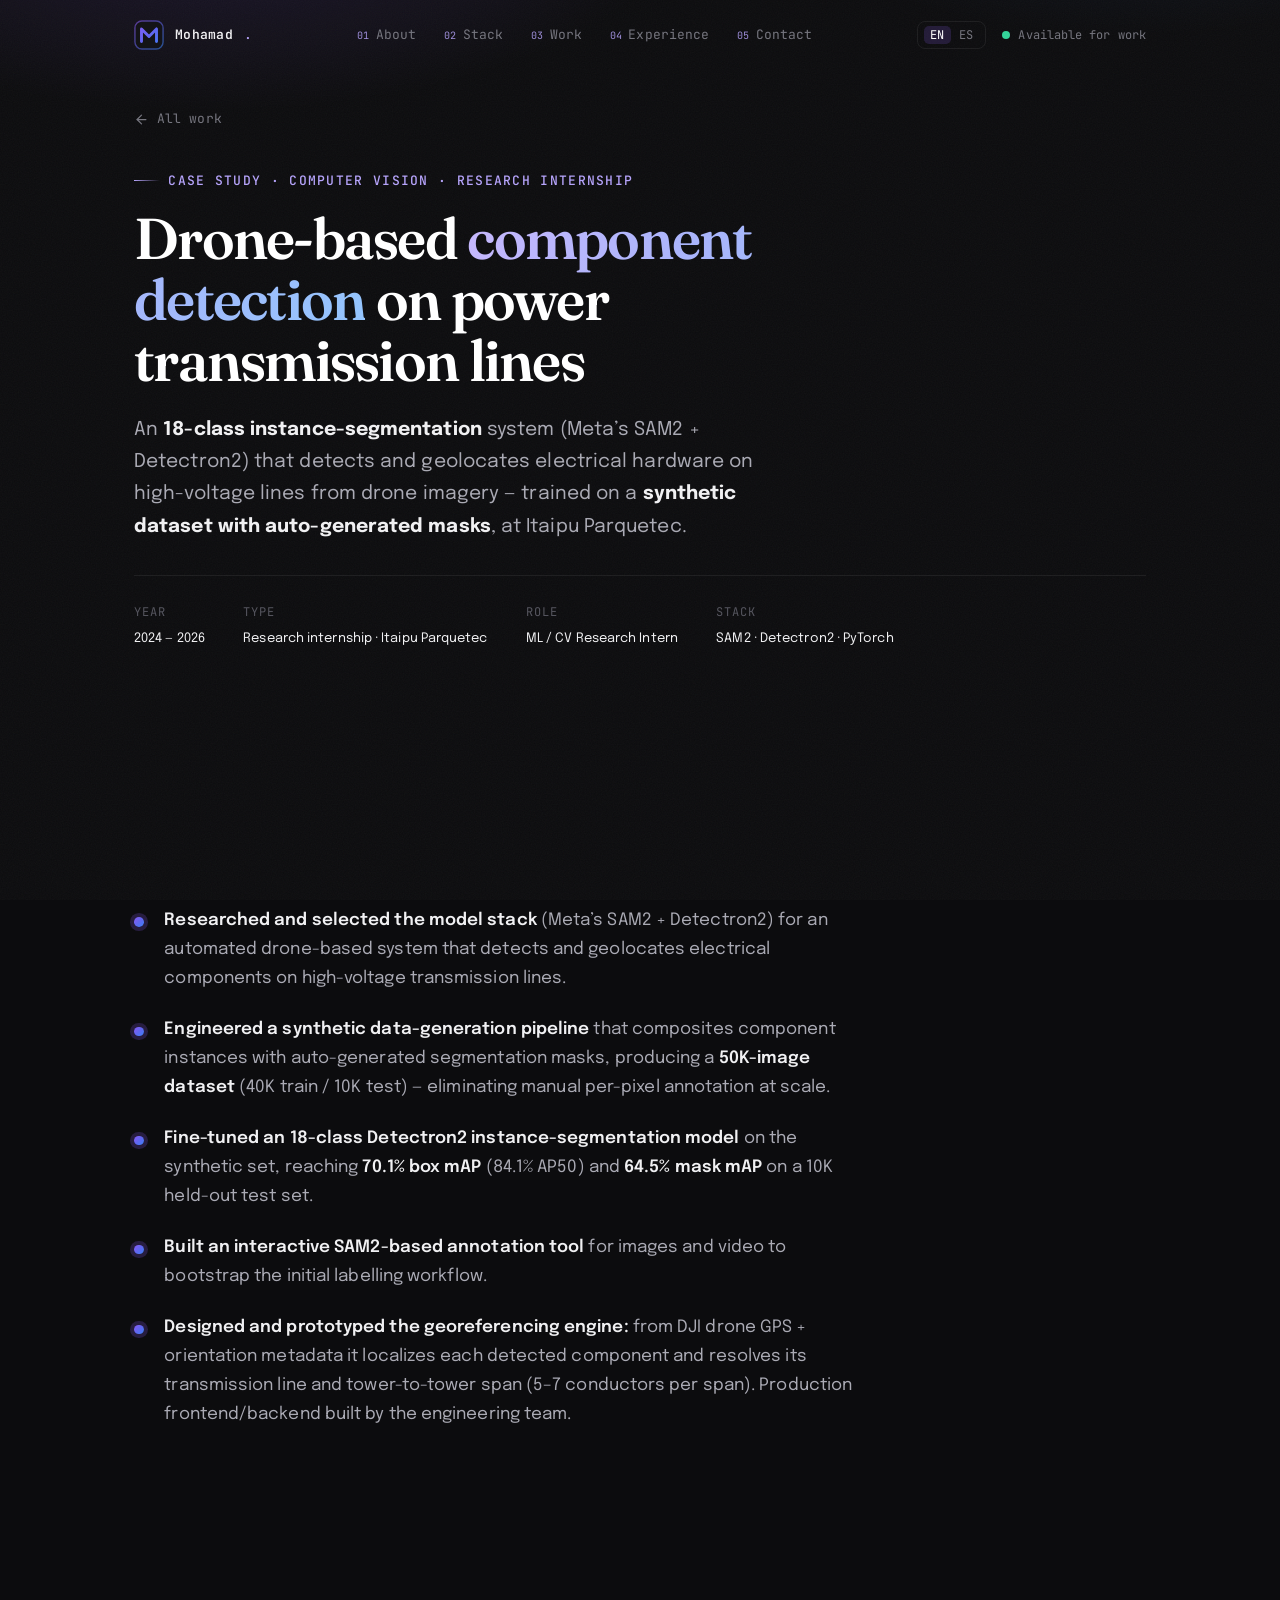
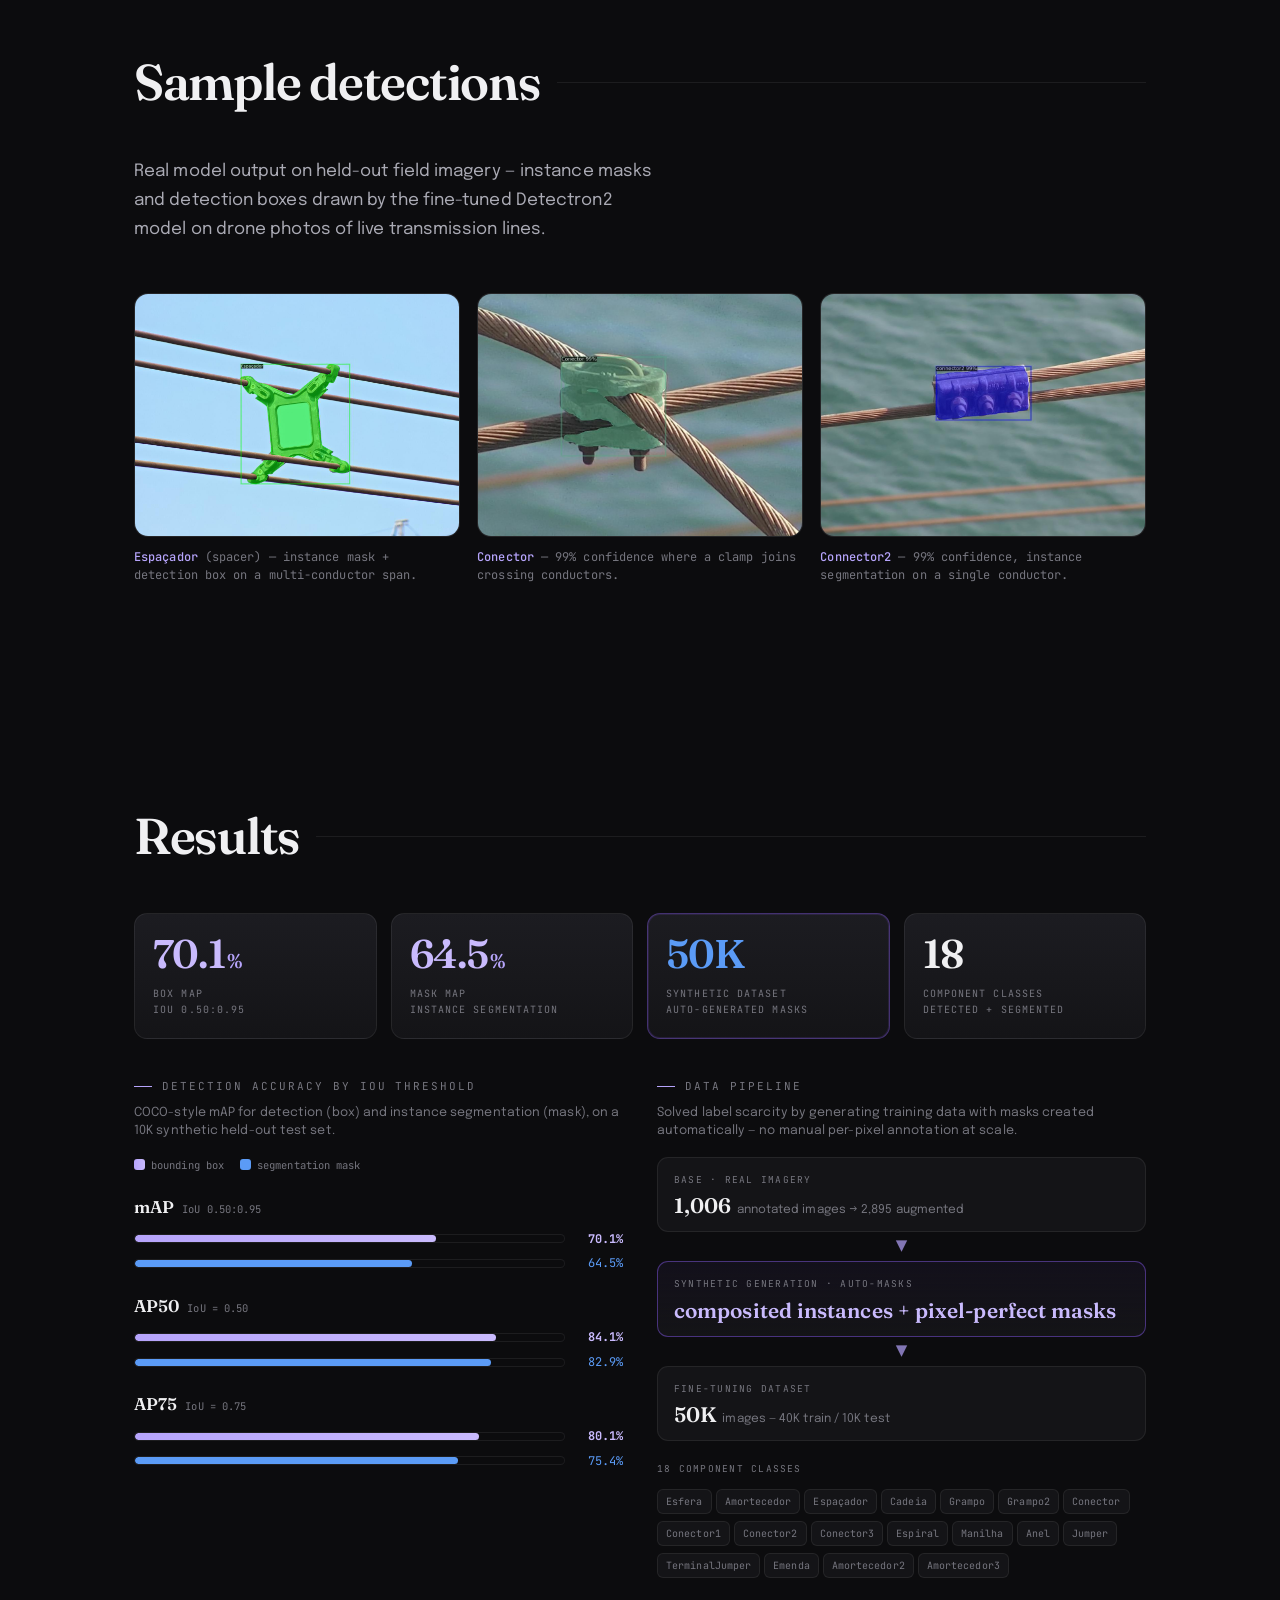
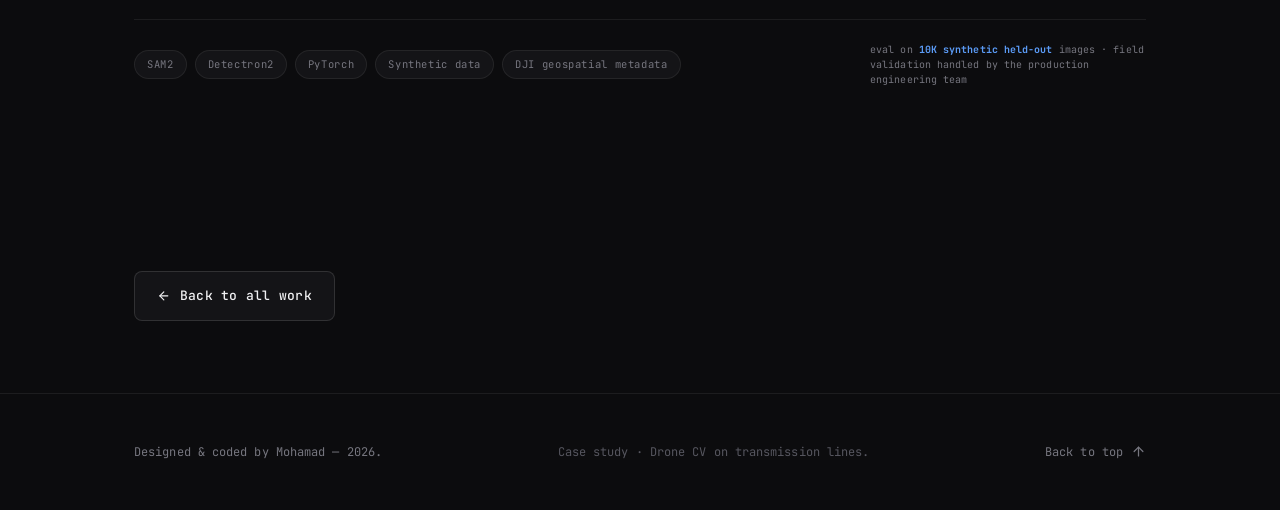
<file: transmission-cv.html>
<!DOCTYPE html>
<html lang="en" class="no-js">
<head>
  <meta charset="utf-8" />
  <meta name="viewport" content="width=device-width, initial-scale=1" />
  <title data-i18n="pt.title">Drone CV on transmission lines — Case study · Mohamad</title>
  <meta name="description" content="Computer-vision research internship at Itaipu Parquetec: an 18-class instance-segmentation system (SAM2 + Detectron2) detecting electrical components on high-voltage lines from drone imagery, trained on synthetic data." />
  <meta name="color-scheme" content="dark" />
  <meta name="theme-color" content="#0c0c0e" />
  <link rel="icon" href="favicon.svg" type="image/svg+xml" />

  <meta property="og:type" content="article" />
  <meta property="og:title" content="Drone-based component detection on transmission lines" />
  <meta property="og:description" content="An 18-class SAM2 + Detectron2 instance-segmentation system trained on synthetic data, at Itaipu Parquetec." />
  <meta property="og:image" content="assets/og-image.svg" />

  <script>document.documentElement.className = document.documentElement.className.replace("no-js", "js");</script>

  <link rel="preconnect" href="https://fonts.googleapis.com" />
  <link rel="preconnect" href="https://fonts.gstatic.com" crossorigin />
  <link rel="stylesheet" href="https://fonts.googleapis.com/css2?family=Fraunces:ital,opsz,wght@0,9..144,400;0,9..144,500;0,9..144,600;0,9..144,700;1,9..144,500&family=Epilogue:wght@400;500;600;700&family=JetBrains+Mono:wght@400;500;700&display=swap" />

  <link rel="stylesheet" href="assets/css/styles.css" />
  <link rel="stylesheet" href="assets/css/case-pti.css" />
</head>

<body>
  <a class="skip-link" href="#case" data-i18n="skip">Skip to content</a>

  <svg class="svg-sprite" aria-hidden="true" focusable="false" xmlns="http://www.w3.org/2000/svg">
    <symbol id="ui-arrow-left" viewBox="0 0 24 24"><path d="M19 12H5"/><path d="m12 19-7-7 7-7"/></symbol>
    <symbol id="ui-arrow-up" viewBox="0 0 24 24"><path d="M12 19V5"/><path d="m5 12 7-7 7 7"/></symbol>
    <symbol id="ui-menu" viewBox="0 0 24 24"><path d="M3 9h18"/><path d="M3 15h18"/></symbol>
    <symbol id="ui-close" viewBox="0 0 24 24"><path d="M6 6 18 18"/><path d="M18 6 6 18"/></symbol>
  </svg>

  <div class="fx" aria-hidden="true">
    <div class="fx__glow"></div>
    <div class="fx__grain"></div>
  </div>

  <header class="site-header">
    <div class="container">
      <nav class="nav" aria-label="Primary">
        <a class="nav__brand" href="index.html" aria-label="Mohamad — home">
          <svg class="nav__mark" viewBox="0 0 32 32" aria-hidden="true">
            <defs><linearGradient id="navg" x1="2" y1="2" x2="30" y2="30" gradientUnits="userSpaceOnUse">
              <stop offset="0" stop-color="#8b5cf6"/><stop offset=".5" stop-color="#6366f1"/><stop offset="1" stop-color="#3b82f6"/>
            </linearGradient></defs>
            <rect x="1" y="1" width="30" height="30" rx="7.5" fill="#141417" stroke="url(#navg)" stroke-width="1.5" stroke-opacity=".55"/>
            <path d="M8 23V9.5l8 8 8-8V23" fill="none" stroke="url(#navg)" stroke-width="3.1" stroke-linecap="round" stroke-linejoin="round"/>
          </svg>
          <b>Mohamad</b><span class="dot">.</span>
        </a>

        <ul class="nav__links" id="nav-links">
          <li><a class="nav__link" href="index.html#about" data-i18n="nav.about"><i>01</i> About</a></li>
          <li><a class="nav__link" href="index.html#skills" data-i18n="nav.stack"><i>02</i> Stack</a></li>
          <li><a class="nav__link" href="index.html#work" data-i18n="nav.work"><i>03</i> Work</a></li>
          <li><a class="nav__link" href="index.html#experience" data-i18n="nav.exp"><i>04</i> Experience</a></li>
          <li><a class="nav__link" href="index.html#contact" data-i18n="nav.contact"><i>05</i> Contact</a></li>
        </ul>

        <div class="nav__right">
          <button class="lang-toggle" type="button" aria-label="Cambiar a español">
            <span class="lt-en">EN</span><span class="lt-es">ES</span>
          </button>
          <span class="status" data-i18n="status.avail"><span class="status__dot" aria-hidden="true"></span> Available for work</span>
          <button class="nav__toggle" type="button" aria-label="Open menu" data-i18n-aria="aria.menu" aria-expanded="false" aria-controls="nav-links">
            <svg class="ico ico--menu" aria-hidden="true"><use href="#ui-menu"/></svg>
            <svg class="ico ico--close" aria-hidden="true" hidden><use href="#ui-close"/></svg>
          </button>
        </div>
      </nav>
    </div>
  </header>

  <main id="case">
    <div class="container backbar">
      <a class="back-link" href="index.html#work" data-i18n="back.all"><svg class="ico" aria-hidden="true"><use href="#ui-arrow-left"/></svg> All work</a>
    </div>

    <!-- Case hero -->
    <section class="case-hero">
      <div class="container">
        <p class="eyebrow reveal" data-i18n="pt.eyebrow">Case study · Computer Vision · Research internship</p>
        <h1 class="case-title reveal" style="--i:1" data-i18n="pt.h1">Drone-based <span class="grad-text">component detection</span> on power transmission lines</h1>
        <p class="case-lead reveal" style="--i:2" data-i18n="pt.lead">
          An <b>18-class instance-segmentation</b> system (Meta&rsquo;s SAM2 + Detectron2) that detects
          and geolocates electrical hardware on high-voltage lines from drone imagery — trained on a
          <b>synthetic dataset with auto-generated masks</b>, at Itaipu Parquetec.
        </p>

        <dl class="case-meta reveal" style="--i:3" data-i18n="pt.meta">
          <div><dt>Year</dt><dd class="tnum">2024 — 2026</dd></div>
          <div><dt>Type</dt><dd>Research internship · Itaipu Parquetec</dd></div>
          <div><dt>Role</dt><dd>ML / CV Research Intern</dd></div>
          <div><dt>Stack</dt><dd>SAM2 · Detectron2 · PyTorch</dd></div>
        </dl>
      </div>
    </section>

    <!-- Overview (bullet points) -->
    <section class="section">
      <div class="container">
        <div class="section__head reveal"><h2 data-i18n="ov.h2">Overview</h2><span class="section__rule"></span></div>
        <ul class="thesis-points reveal" data-i18n="pt.points">
          <li><b>Researched and selected the model stack</b> (Meta&rsquo;s SAM2 + Detectron2) for an automated drone-based system that detects and geolocates electrical components on high-voltage transmission lines.</li>
          <li><b>Engineered a synthetic data-generation pipeline</b> that composites component instances with auto-generated segmentation masks, producing a <b>50K-image dataset</b> (40K train / 10K test) — eliminating manual per-pixel annotation at scale.</li>
          <li><b>Fine-tuned an 18-class Detectron2 instance-segmentation model</b> on the synthetic set, reaching <b>70.1% box mAP</b> (84.1% AP50) and <b>64.5% mask mAP</b> on a 10K held-out test set.</li>
          <li><b>Built an interactive SAM2-based annotation tool</b> for images and video to bootstrap the initial labelling workflow.</li>
          <li><b>Designed and prototyped the georeferencing engine:</b> from DJI drone GPS + orientation metadata it localizes each detected component and resolves its transmission line and tower-to-tower span (5–7 conductors per span). Production frontend/backend built by the engineering team.</li>
        </ul>
      </div>
    </section>

    <!-- Sample detections (real field output) -->
    <section class="section">
      <div class="container">
        <div class="section__head reveal"><h2 data-i18n="pt.shots.h2">Sample detections</h2><span class="section__rule"></span></div>
        <p class="skills__intro reveal" data-i18n="pt.shots.intro">Real model output on held-out field imagery — instance masks and detection boxes drawn by the fine-tuned Detectron2 model on drone photos of live transmission lines.</p>
        <div class="shots">
          <figure class="shot reveal">
            <button class="shot__zoom" type="button" data-zoom aria-label="Open image full size" data-i18n-aria="aria.zoom">
              <img src="assets/img/cv-espacador.jpg" alt="Drone photo of a spacer on a transmission span, segmented in green and labelled Espaçador" loading="lazy" width="1280" height="960" />
            </button>
            <figcaption data-i18n="pt.fig1"><b>Espaçador</b> (spacer) — instance mask + detection box on a multi-conductor span.</figcaption>
          </figure>
          <figure class="shot reveal" style="--i:1">
            <button class="shot__zoom" type="button" data-zoom aria-label="Open image full size" data-i18n-aria="aria.zoom">
              <img src="assets/img/cv-conector.jpg" alt="Drone photo of a connector where two conductors cross, segmented in green and labelled Conector 99%" loading="lazy" width="1280" height="720" />
            </button>
            <figcaption data-i18n="pt.fig2"><b>Conector</b> — 99% confidence where a clamp joins crossing conductors.</figcaption>
          </figure>
          <figure class="shot reveal" style="--i:2">
            <button class="shot__zoom" type="button" data-zoom aria-label="Open image full size" data-i18n-aria="aria.zoom">
              <img src="assets/img/cv-connector2.jpg" alt="Drone photo of a connector on a single conductor, segmented in blue and labelled connector2 99%" loading="lazy" width="1280" height="720" />
            </button>
            <figcaption data-i18n="pt.fig3"><b>Connector2</b> — 99% confidence, instance segmentation on a single conductor.</figcaption>
          </figure>
        </div>
      </div>
    </section>

    <!-- Results (frameless dashboard, single violet system) -->
    <section class="section">
      <div class="container">
        <div class="section__head reveal"><h2 data-i18n="res.h2">Results</h2><span class="section__rule"></span></div>
        <section class="pti reveal">
          <div class="head" data-i18n="pt.head">
            <div class="kick">Computer Vision · Itaipu Parquetec</div>
            <h1 class="title">Drone-based <em>component detection</em><br>on power transmission lines</h1>
            <p class="sub">An <b>18-class instance-segmentation</b> system (Meta <b>SAM2</b> + <b>Detectron2</b>) that detects and segments electrical hardware on high-voltage lines from drone imagery, fine-tuned on a <b>synthetic dataset with auto-generated masks</b>.</p>
          </div>

          <div class="grid4" data-i18n="pt.grid"><div class="card acc"><div class="v">70.1<span>%</span></div><div class="l">Box mAP<br>IoU 0.50:0.95</div></div><div class="card acc"><div class="v">64.5<span>%</span></div><div class="l">Mask mAP<br>instance segmentation</div></div><div class="card edge"><div class="v">50K<span></span></div><div class="l">Synthetic dataset<br>auto-generated masks</div></div><div class="card "><div class="v">18<span></span></div><div class="l">Component classes<br>detected + segmented</div></div></div>

          <div class="sect">
            <div>
              <div class="block-h" data-i18n="pt.b1h">Detection accuracy by IoU threshold</div>
              <div class="block-note" data-i18n="pt.b1n">COCO-style mAP for detection (box) and instance segmentation (mask), on a 10K synthetic held-out test set.</div>
              <div class="legend" data-i18n="pt.legend"><span><i class="box"></i>bounding box</span><span><i class="msk"></i>segmentation mask</span></div>
              <div class="mg">
                  <div class="mg-head"><span class="mg-l">mAP</span><span class="mg-s">IoU 0.50:0.95</span></div>
                  <div class="mg-bar"><div class="mg-track"><div class="mg-fill box" style="--w:70.12%"></div></div><div class="mg-v box">70.1<span>%</span></div></div>
                  <div class="mg-bar"><div class="mg-track"><div class="mg-fill msk" style="--w:64.46%"></div></div><div class="mg-v msk">64.5<span>%</span></div></div>
                </div><div class="mg">
                  <div class="mg-head"><span class="mg-l">AP50</span><span class="mg-s">IoU = 0.50</span></div>
                  <div class="mg-bar"><div class="mg-track"><div class="mg-fill box" style="--w:84.09%"></div></div><div class="mg-v box">84.1<span>%</span></div></div>
                  <div class="mg-bar"><div class="mg-track"><div class="mg-fill msk" style="--w:82.87%"></div></div><div class="mg-v msk">82.9<span>%</span></div></div>
                </div><div class="mg">
                  <div class="mg-head"><span class="mg-l">AP75</span><span class="mg-s">IoU = 0.75</span></div>
                  <div class="mg-bar"><div class="mg-track"><div class="mg-fill box" style="--w:80.1%"></div></div><div class="mg-v box">80.1<span>%</span></div></div>
                  <div class="mg-bar"><div class="mg-track"><div class="mg-fill msk" style="--w:75.37%"></div></div><div class="mg-v msk">75.4<span>%</span></div></div>
                </div>
            </div>
            <div>
              <div class="block-h" data-i18n="pt.b2h">Data pipeline</div>
              <div class="block-note" data-i18n="pt.b2n">Solved label scarcity by generating training data with masks created automatically &mdash; no manual per-pixel annotation at scale.</div>
              <div class="flow" data-i18n="pt.flow">
                <div class="node"><div class="nt">Base · real imagery</div><div class="nv">1,006 <small>annotated images → 2,895 augmented</small></div></div>
                <div class="arrow">▼</div>
                <div class="node mid"><div class="nt">Synthetic generation · auto-masks</div><div class="nv">composited instances + pixel-perfect masks</div></div>
                <div class="arrow">▼</div>
                <div class="node"><div class="nt">Fine-tuning dataset</div><div class="nv">50K <small>images — 40K train / 10K test</small></div></div>
              </div>
              <div class="cls-wrap">
                <div class="cls-h" data-i18n="pt.cls">18 component classes</div>
                <span class="cc">Esfera</span><span class="cc">Amortecedor</span><span class="cc">Espaçador</span><span class="cc">Cadeia</span><span class="cc">Grampo</span><span class="cc">Grampo2</span><span class="cc">Conector</span><span class="cc">Conector1</span><span class="cc">Conector2</span><span class="cc">Conector3</span><span class="cc">Espiral</span><span class="cc">Manilha</span><span class="cc">Anel</span><span class="cc">Jumper</span><span class="cc">TerminalJumper</span><span class="cc">Emenda</span><span class="cc">Amortecedor2</span><span class="cc">Amortecedor3</span>
              </div>
            </div>
          </div>

          <div class="foot">
            <div class="stack">
              <span class="chip">SAM2</span><span class="chip">Detectron2</span><span class="chip">PyTorch</span>
              <span class="chip" data-i18n="tag.synth">Synthetic data</span><span class="chip" data-i18n="pt.chip.dji">DJI geospatial metadata</span>
            </div>
            <div class="note" data-i18n="pt.footnote">eval on <b>10K synthetic held-out</b> images · field validation handled by the production engineering team</div>
          </div>
        </section>
      </div>
    </section>

    <!-- Back -->
    <section class="section--tight">
      <div class="container">
        <a class="btn btn--ghost reveal" href="index.html#work" data-i18n="back.btn"><svg class="ico" aria-hidden="true"><use href="#ui-arrow-left"/></svg> Back to all work</a>
      </div>
    </section>
  </main>

  <footer class="site-footer">
    <div class="container">
      <p class="footer__note" data-i18n="foot.note">Designed &amp; coded by Mohamad — <span data-year>2026</span>.</p>
      <p class="footer__built" data-i18n="pt.foot.built">Case study · Drone CV on transmission lines.</p>
      <a class="footer__top" href="#case" data-i18n="foot.top">Back to top <svg class="ico" aria-hidden="true"><use href="#ui-arrow-up"/></svg></a>
    </div>
  </footer>

  <script src="assets/js/i18n.js" defer></script>
  <script src="assets/js/app.js" defer></script>
</body>
</html>
</file>
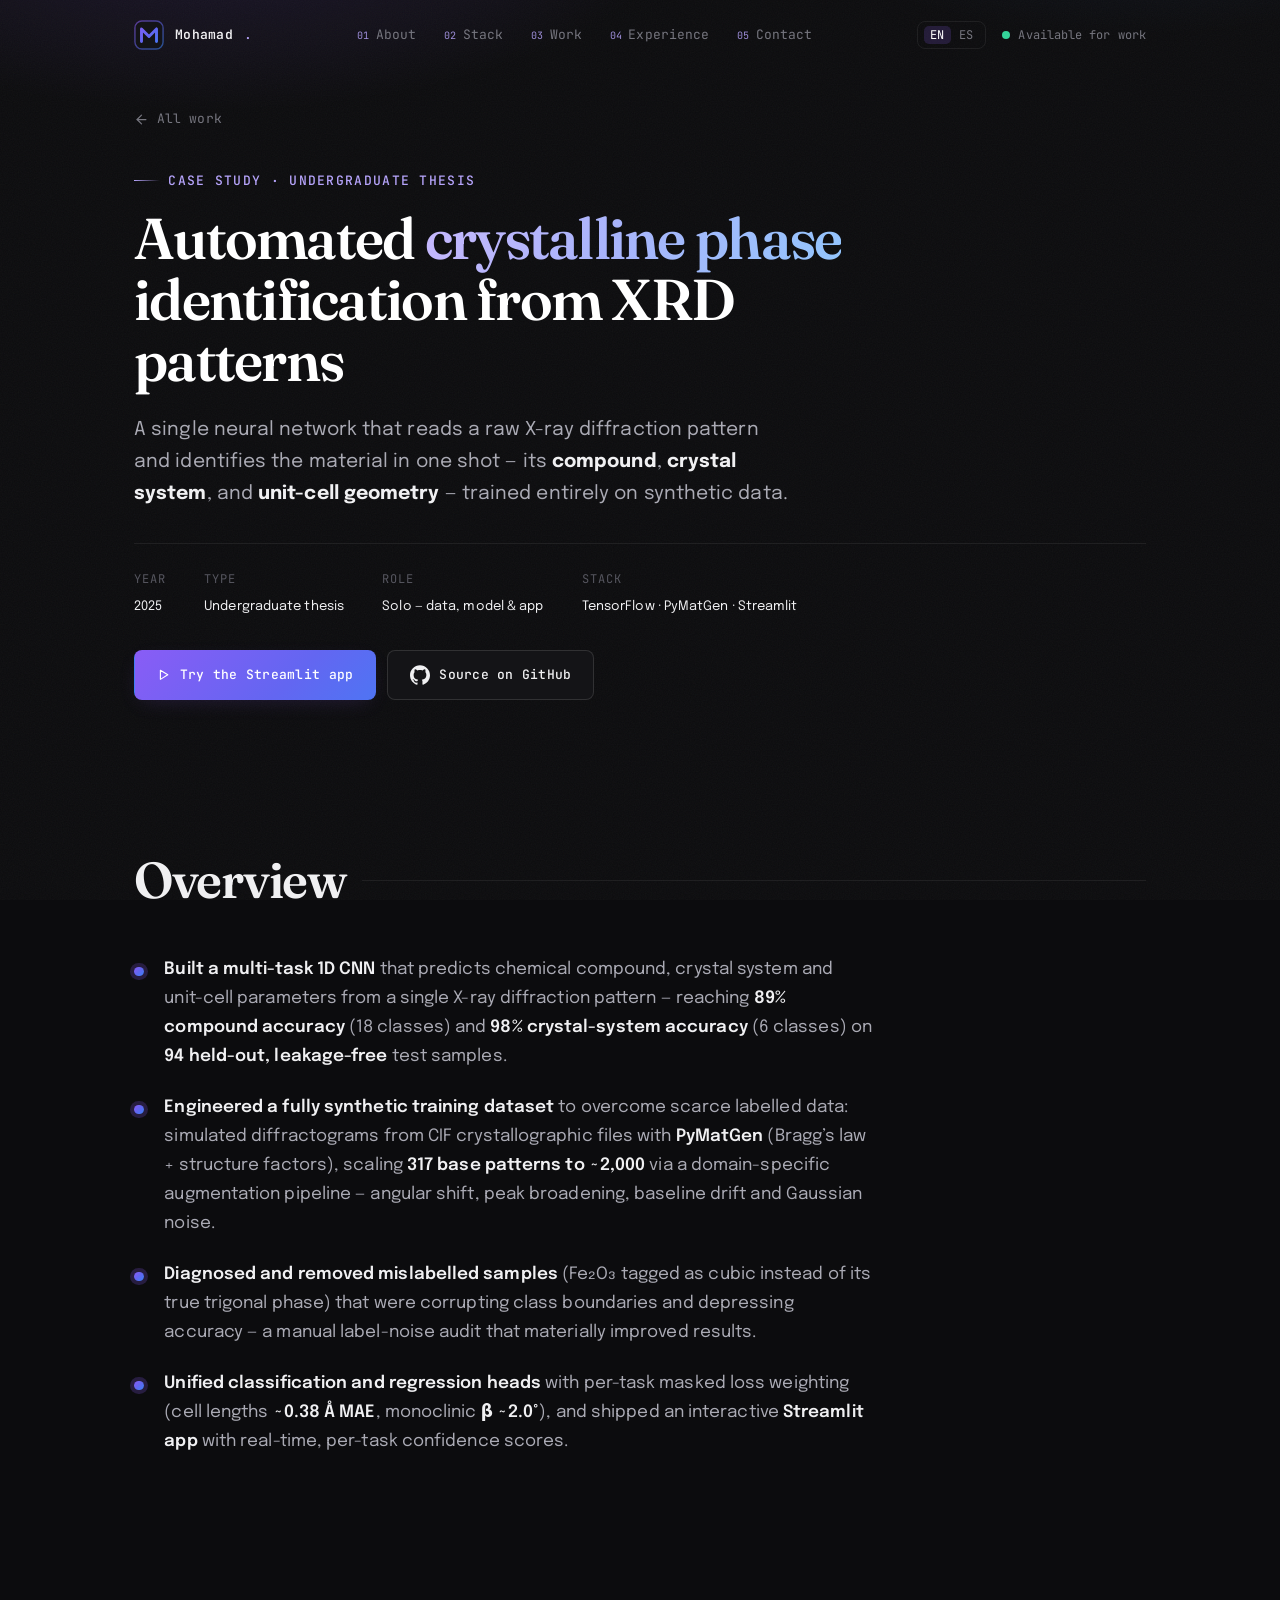
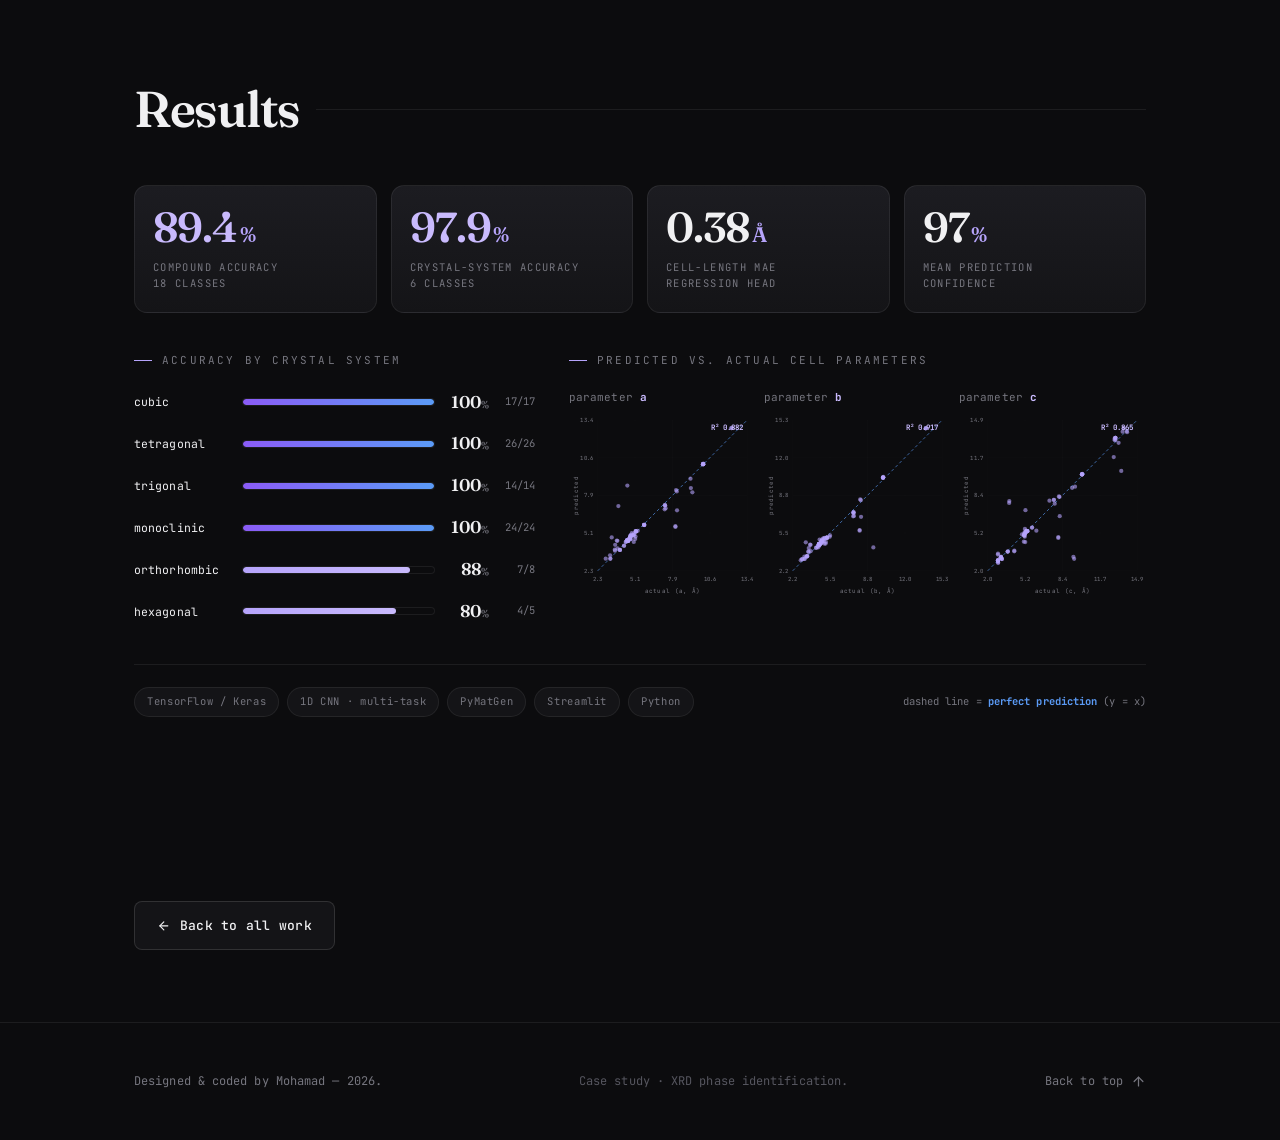
<file: xrd-thesis.html>
<!DOCTYPE html>
<html lang="en" class="no-js">
<head>
  <meta charset="utf-8" />
  <meta name="viewport" content="width=device-width, initial-scale=1" />
  <title data-i18n="xr.title">XRD Phase Identification — Case study · Mohamad</title>
  <meta name="description" content="Undergraduate deep-learning thesis: a multi-task 1D CNN that identifies chemical compound, crystal system and unit-cell parameters from a single X-ray diffraction pattern, trained on synthetic diffractograms." />
  <meta name="color-scheme" content="dark" />
  <meta name="theme-color" content="#0c0c0e" />
  <link rel="icon" href="favicon.svg" type="image/svg+xml" />

  <!-- OG -->
  <meta property="og:type" content="article" />
  <meta property="og:title" content="XRD Phase Identification — Deep Learning thesis" />
  <meta property="og:description" content="A multi-task 1D CNN that reads an X-ray diffraction pattern and predicts compound, crystal system and unit-cell parameters." />
  <meta property="og:image" content="assets/og-image.svg" />

  <script>document.documentElement.className = document.documentElement.className.replace("no-js", "js");</script>

  <link rel="preconnect" href="https://fonts.googleapis.com" />
  <link rel="preconnect" href="https://fonts.gstatic.com" crossorigin />
  <link rel="stylesheet" href="https://fonts.googleapis.com/css2?family=Fraunces:ital,opsz,wght@0,9..144,400;0,9..144,500;0,9..144,600;0,9..144,700;1,9..144,500&family=Epilogue:wght@400;500;600;700&family=Hanken+Grotesk:wght@400;500;600&family=JetBrains+Mono:wght@400;500;700&display=swap" />

  <link rel="stylesheet" href="assets/css/styles.css" />
  <link rel="stylesheet" href="assets/css/case-xrd.css" />
</head>

<body>
  <a class="skip-link" href="#case" data-i18n="skip">Skip to content</a>

  <!-- Brand-logo sprite (auto-injected) -->
  <svg xmlns="http://www.w3.org/2000/svg" class="svg-sprite" aria-hidden="true" focusable="false">
  <symbol id="ti-codepen" viewBox="0 0 24 24"><path d="M18.144 13.067v-2.134L16.55 12zm1.276 1.194a.628.628 0 01-.006.083l-.005.028-.011.053-.01.031c-.005.016-.01.031-.017.047l-.014.03a.78.78 0 01-.021.043l-.019.03a.57.57 0 01-.08.1l-.026.025a.602.602 0 01-.036.03l-.029.022-.01.008-6.782 4.522a.637.637 0 01-.708 0L4.864 14.79l-.01-.008a.599.599 0 01-.065-.052l-.026-.025-.032-.034-.021-.028a.588.588 0 01-.067-.11l-.014-.031a.644.644 0 01-.017-.047l-.01-.03c-.004-.018-.008-.036-.01-.054l-.006-.028a.628.628 0 01-.006-.083V9.739c0-.028.002-.055.006-.083l.005-.027.011-.054.01-.03a.574.574 0 01.12-.217l.031-.034.026-.025a.62.62 0 01.065-.052l.01-.008 6.782-4.521a.638.638 0 01.708 0l6.782 4.521.01.008.03.022.035.03c.01.008.017.016.026.025a.545.545 0 01.08.1l.019.03a.633.633 0 01.021.043l.014.03c.007.016.012.032.017.047l.01.031c.004.018.008.036.01.054l.006.027a.619.619 0 01.006.083zM12 0C5.373 0 0 5.372 0 12 0 18.627 5.373 24 12 24c6.628 0 12-5.372 12-12 0-6.627-5.372-12-12-12m0 10.492L9.745 12 12 13.51 14.255 12zm.638 4.124v2.975l4.996-3.33-2.232-1.493zm-6.272-.356l4.996 3.33v-2.974l-2.764-1.849zm11.268-4.52l-4.996-3.33v2.974l2.764 1.85zm-6.272-.356V6.41L6.366 9.74l2.232 1.493zm-5.506 1.549v2.134L7.45 12Z"/></symbol>
  <symbol id="ti-css3" viewBox="0 0 24 24"><path d="M1.5 0h21l-1.91 21.563L11.977 24l-8.565-2.438L1.5 0zm17.09 4.413L5.41 4.41l.213 2.622 10.125.002-.255 2.716h-6.64l.24 2.573h6.182l-.366 3.523-2.91.804-2.956-.81-.188-2.11h-2.61l.29 3.855L12 19.288l5.373-1.53L18.59 4.414z"/></symbol>
  <symbol id="ti-docker" viewBox="0 0 24 24"><path d="M13.983 11.078h2.119a.186.186 0 00.186-.185V9.006a.186.186 0 00-.186-.186h-2.119a.185.185 0 00-.185.185v1.888c0 .102.083.185.185.185m-2.954-5.43h2.118a.186.186 0 00.186-.186V3.574a.186.186 0 00-.186-.185h-2.118a.185.185 0 00-.185.185v1.888c0 .102.082.185.185.185m0 2.716h2.118a.187.187 0 00.186-.186V6.29a.186.186 0 00-.186-.185h-2.118a.185.185 0 00-.185.185v1.887c0 .102.082.185.185.186m-2.93 0h2.12a.186.186 0 00.184-.186V6.29a.185.185 0 00-.185-.185H8.1a.185.185 0 00-.185.185v1.887c0 .102.083.185.185.186m-2.964 0h2.119a.186.186 0 00.185-.186V6.29a.185.185 0 00-.185-.185H5.136a.186.186 0 00-.186.185v1.887c0 .102.084.185.186.186m5.893 2.715h2.118a.186.186 0 00.186-.185V9.006a.186.186 0 00-.186-.186h-2.118a.185.185 0 00-.185.185v1.888c0 .102.082.185.185.185m-2.93 0h2.12a.185.185 0 00.184-.185V9.006a.185.185 0 00-.184-.186h-2.12a.185.185 0 00-.184.185v1.888c0 .102.083.185.185.185m-2.964 0h2.119a.185.185 0 00.185-.185V9.006a.185.185 0 00-.184-.186h-2.12a.186.186 0 00-.186.186v1.887c0 .102.084.185.186.185m-2.92 0h2.12a.185.185 0 00.184-.185V9.006a.185.185 0 00-.184-.186h-2.12a.185.185 0 00-.184.185v1.888c0 .102.082.185.185.185M23.763 9.89c-.065-.051-.672-.51-1.954-.51-.338.001-.676.03-1.01.087-.248-1.7-1.653-2.53-1.716-2.566l-.344-.199-.226.327c-.284.438-.49.922-.612 1.43-.23.97-.09 1.882.403 2.661-.595.332-1.55.413-1.744.42H.751a.751.751 0 00-.75.748 11.376 11.376 0 00.692 4.062c.545 1.428 1.355 2.48 2.41 3.124 1.18.723 3.1 1.137 5.275 1.137.983.003 1.963-.086 2.93-.266a12.248 12.248 0 003.823-1.389c.98-.567 1.86-1.288 2.61-2.136 1.252-1.418 1.998-2.997 2.553-4.4h.221c1.372 0 2.215-.549 2.68-1.009.309-.293.55-.65.707-1.046l.098-.288Z"/></symbol>
  <symbol id="ti-figma" viewBox="0 0 24 24"><path d="M15.852 8.981h-4.588V0h4.588c2.476 0 4.49 2.014 4.49 4.49s-2.014 4.491-4.49 4.491zM12.735 7.51h3.117c1.665 0 3.019-1.355 3.019-3.019s-1.355-3.019-3.019-3.019h-3.117V7.51zm0 1.471H8.148c-2.476 0-4.49-2.014-4.49-4.49S5.672 0 8.148 0h4.588v8.981zm-4.587-7.51c-1.665 0-3.019 1.355-3.019 3.019s1.354 3.02 3.019 3.02h3.117V1.471H8.148zm4.587 15.019H8.148c-2.476 0-4.49-2.014-4.49-4.49s2.014-4.49 4.49-4.49h4.588v8.98zM8.148 8.981c-1.665 0-3.019 1.355-3.019 3.019s1.355 3.019 3.019 3.019h3.117V8.981H8.148zM8.172 24c-2.489 0-4.515-2.014-4.515-4.49s2.014-4.49 4.49-4.49h4.588v4.441c0 2.503-2.047 4.539-4.563 4.539zm-.024-7.51a3.023 3.023 0 0 0-3.019 3.019c0 1.665 1.365 3.019 3.044 3.019 1.705 0 3.093-1.376 3.093-3.068v-2.97H8.148zm7.704 0h-.098c-2.476 0-4.49-2.014-4.49-4.49s2.014-4.49 4.49-4.49h.098c2.476 0 4.49 2.014 4.49 4.49s-2.014 4.49-4.49 4.49zm-.097-7.509c-1.665 0-3.019 1.355-3.019 3.019s1.355 3.019 3.019 3.019h.098c1.665 0 3.019-1.355 3.019-3.019s-1.355-3.019-3.019-3.019h-.098z"/></symbol>
  <symbol id="ti-framer" viewBox="0 0 24 24"><path d="M4 0h16v8h-8zM4 8h8l8 8H4zM4 16h8v8z"/></symbol>
  <symbol id="ti-git" viewBox="0 0 24 24"><path d="M23.546 10.93L13.067.452c-.604-.603-1.582-.603-2.188 0L8.708 2.627l2.76 2.76c.645-.215 1.379-.07 1.889.441.516.515.658 1.258.438 1.9l2.658 2.66c.645-.223 1.387-.078 1.9.435.721.72.721 1.884 0 2.604-.719.719-1.881.719-2.6 0-.539-.541-.674-1.337-.404-1.996L12.86 8.955v6.525c.176.086.342.203.488.348.713.721.713 1.883 0 2.6-.719.721-1.889.721-2.609 0-.719-.719-.719-1.879 0-2.598.182-.18.387-.316.605-.406V8.835c-.217-.091-.424-.222-.6-.401-.545-.545-.676-1.342-.396-2.009L7.636 3.7.45 10.881c-.6.605-.6 1.584 0 2.189l10.48 10.477c.604.604 1.582.604 2.186 0l10.43-10.43c.605-.603.605-1.582 0-2.187"/></symbol>
  <symbol id="ti-github" viewBox="0 0 24 24"><path d="M12 .297c-6.63 0-12 5.373-12 12 0 5.303 3.438 9.8 8.205 11.385.6.113.82-.258.82-.577 0-.285-.01-1.04-.015-2.04-3.338.724-4.042-1.61-4.042-1.61C4.422 18.07 3.633 17.7 3.633 17.7c-1.087-.744.084-.729.084-.729 1.205.084 1.838 1.236 1.838 1.236 1.07 1.835 2.809 1.305 3.495.998.108-.776.417-1.305.76-1.605-2.665-.3-5.466-1.332-5.466-5.93 0-1.31.465-2.38 1.235-3.22-.135-.303-.54-1.523.105-3.176 0 0 1.005-.322 3.3 1.23.96-.267 1.98-.399 3-.405 1.02.006 2.04.138 3 .405 2.28-1.552 3.285-1.23 3.285-1.23.645 1.653.24 2.873.12 3.176.765.84 1.23 1.91 1.23 3.22 0 4.61-2.805 5.625-5.475 5.92.42.36.81 1.096.81 2.22 0 1.606-.015 2.896-.015 3.286 0 .315.21.69.825.57C20.565 22.092 24 17.592 24 12.297c0-6.627-5.373-12-12-12"/></symbol>
  <symbol id="ti-graphql" viewBox="0 0 24 24"><path d="M12.002 0a2.138 2.138 0 1 0 0 4.277 2.138 2.138 0 1 0 0-4.277zm8.54 4.931a2.138 2.138 0 1 0 0 4.277 2.138 2.138 0 1 0 0-4.277zm0 9.862a2.138 2.138 0 1 0 0 4.277 2.138 2.138 0 1 0 0-4.277zm-8.54 4.931a2.138 2.138 0 1 0 0 4.276 2.138 2.138 0 1 0 0-4.276zm-8.542-4.93a2.138 2.138 0 1 0 0 4.276 2.138 2.138 0 1 0 0-4.277zm0-9.863a2.138 2.138 0 1 0 0 4.277 2.138 2.138 0 1 0 0-4.277zm8.542-3.378L2.953 6.777v10.448l9.049 5.224 9.047-5.224V6.777zm0 1.601 7.66 13.27H4.34zm-1.387.371L3.97 15.037V7.363zm2.774 0 6.646 3.838v7.674zM5.355 17.44h13.293l-6.646 3.836z"/></symbol>
  <symbol id="ti-html5" viewBox="0 0 24 24"><path d="M1.5 0h21l-1.91 21.563L11.977 24l-8.564-2.438L1.5 0zm7.031 9.75l-.232-2.718 10.059.003.23-2.622L5.412 4.41l.698 8.01h9.126l-.326 3.426-2.91.804-2.955-.81-.188-2.11H6.248l.33 4.171L12 19.351l5.379-1.443.744-8.157H8.531z"/></symbol>
  <symbol id="ti-instagram" viewBox="0 0 24 24"><path d="M7.0301.084c-1.2768.0602-2.1487.264-2.911.5634-.7888.3075-1.4575.72-2.1228 1.3877-.6652.6677-1.075 1.3368-1.3802 2.127-.2954.7638-.4956 1.6365-.552 2.914-.0564 1.2775-.0689 1.6882-.0626 4.947.0062 3.2586.0206 3.6671.0825 4.9473.061 1.2765.264 2.1482.5635 2.9107.308.7889.72 1.4573 1.388 2.1228.6679.6655 1.3365 1.0743 2.1285 1.38.7632.295 1.6361.4961 2.9134.552 1.2773.056 1.6884.069 4.9462.0627 3.2578-.0062 3.668-.0207 4.9478-.0814 1.28-.0607 2.147-.2652 2.9098-.5633.7889-.3086 1.4578-.72 2.1228-1.3881.665-.6682 1.0745-1.3378 1.3795-2.1284.2957-.7632.4966-1.636.552-2.9124.056-1.2809.0692-1.6898.063-4.948-.0063-3.2583-.021-3.6668-.0817-4.9465-.0607-1.2797-.264-2.1487-.5633-2.9117-.3084-.7889-.72-1.4568-1.3876-2.1228C21.2982 1.33 20.628.9208 19.8378.6165 19.074.321 18.2017.1197 16.9244.0645 15.6471.0093 15.236-.005 11.977.0014 8.718.0076 8.31.0215 7.0301.0839m.1402 21.6932c-1.17-.0509-1.8053-.2453-2.2287-.408-.5606-.216-.96-.4771-1.3819-.895-.422-.4178-.6811-.8186-.9-1.378-.1644-.4234-.3624-1.058-.4171-2.228-.0595-1.2645-.072-1.6442-.079-4.848-.007-3.2037.0053-3.583.0607-4.848.05-1.169.2456-1.805.408-2.2282.216-.5613.4762-.96.895-1.3816.4188-.4217.8184-.6814 1.3783-.9003.423-.1651 1.0575-.3614 2.227-.4171 1.2655-.06 1.6447-.072 4.848-.079 3.2033-.007 3.5835.005 4.8495.0608 1.169.0508 1.8053.2445 2.228.408.5608.216.96.4754 1.3816.895.4217.4194.6816.8176.9005 1.3787.1653.4217.3617 1.056.4169 2.2263.0602 1.2655.0739 1.645.0796 4.848.0058 3.203-.0055 3.5834-.061 4.848-.051 1.17-.245 1.8055-.408 2.2294-.216.5604-.4763.96-.8954 1.3814-.419.4215-.8181.6811-1.3783.9-.4224.1649-1.0577.3617-2.2262.4174-1.2656.0595-1.6448.072-4.8493.079-3.2045.007-3.5825-.006-4.848-.0608M16.953 5.5864A1.44 1.44 0 1 0 18.39 4.144a1.44 1.44 0 0 0-1.437 1.4424M5.8385 12.012c.0067 3.4032 2.7706 6.1557 6.173 6.1493 3.4026-.0065 6.157-2.7701 6.1506-6.1733-.0065-3.4032-2.771-6.1565-6.174-6.1498-3.403.0067-6.156 2.771-6.1496 6.1738M8 12.0077a4 4 0 1 1 4.008 3.9921A3.9996 3.9996 0 0 1 8 12.0077"/></symbol>
  <symbol id="ti-javascript" viewBox="0 0 24 24"><path d="M0 0h24v24H0V0zm22.034 18.276c-.175-1.095-.888-2.015-3.003-2.873-.736-.345-1.554-.585-1.797-1.14-.091-.33-.105-.51-.046-.705.15-.646.915-.84 1.515-.66.39.12.75.42.976.9 1.034-.676 1.034-.676 1.755-1.125-.27-.42-.404-.601-.586-.78-.63-.705-1.469-1.065-2.834-1.034l-.705.089c-.676.165-1.32.525-1.71 1.005-1.14 1.291-.811 3.541.569 4.471 1.365 1.02 3.361 1.244 3.616 2.205.24 1.17-.87 1.545-1.966 1.41-.811-.18-1.26-.586-1.755-1.336l-1.83 1.051c.21.48.45.689.81 1.109 1.74 1.756 6.09 1.666 6.871-1.004.029-.09.24-.705.074-1.65l.046.067zm-8.983-7.245h-2.248c0 1.938-.009 3.864-.009 5.805 0 1.232.063 2.363-.138 2.711-.33.689-1.18.601-1.566.48-.396-.196-.597-.466-.83-.855-.063-.105-.11-.196-.127-.196l-1.825 1.125c.305.63.75 1.172 1.324 1.517.855.51 2.004.675 3.207.405.783-.226 1.458-.691 1.811-1.411.51-.93.402-2.07.397-3.346.012-2.054 0-4.109 0-6.179l.004-.056z"/></symbol>
  <symbol id="ti-jest" viewBox="0 0 24 24"><path d="M22.251 11.82a3.117 3.117 0 0 0-2.328-3.01L22.911 0H8.104L11.1 8.838a3.116 3.116 0 0 0-2.244 2.988c0 1.043.52 1.967 1.313 2.536a8.279 8.279 0 0 1-1.084 1.244 8.14 8.14 0 0 1-2.55 1.647c-.834-.563-1.195-1.556-.869-2.446a3.11 3.11 0 0 0-.91-6.08 3.117 3.117 0 0 0-3.113 3.113c0 .848.347 1.626.903 2.182-.048.097-.097.195-.146.299-.465.959-.993 2.043-1.195 3.259-.403 2.432.257 4.384 1.849 5.489A5.093 5.093 0 0 0 5.999 24c1.827 0 3.682-.917 5.475-1.807 1.279-.632 2.599-1.292 3.898-1.612.48-.118.98-.187 1.508-.264 1.07-.153 2.175-.312 3.168-.89a4.482 4.482 0 0 0 2.182-3.091c.174-.994 0-1.994-.444-2.87.298-.48.465-1.042.465-1.647zm-1.355 0c0 .965-.785 1.75-1.75 1.75a1.753 1.753 0 0 1-1.085-3.126l.007-.007c.056-.042.118-.084.18-.125 0 0 .008 0 .008-.007.028-.014.055-.035.083-.05.007 0 .014-.006.021-.006.028-.014.063-.028.097-.042.035-.014.07-.027.098-.041.007 0 .013-.007.02-.007.028-.007.056-.021.084-.028.007 0 .02-.007.028-.007.034-.007.062-.014.097-.02h.007l.104-.022c.007 0 .02 0 .028-.007.028 0 .055-.007.083-.007h.035c.035 0 .07-.007.111-.007h.09c.028 0 .05 0 .077.007h.014c.055.007.111.014.167.028a1.766 1.766 0 0 1 1.396 1.723zM10.043 1.39h10.93l-2.509 7.4c-.104.02-.208.055-.312.09l-2.64-5.385-2.648 5.35c-.104-.034-.216-.055-.327-.076l-2.494-7.38zm4.968 9.825a3.083 3.083 0 0 0-.938-1.668l1.438-2.904 1.452 2.967c-.43.43-.743.98-.868 1.605H15.01zm-3.481-1.098c.034-.007.062-.014.097-.02h.02c.029-.008.056-.008.084-.015h.028c.028 0 .049-.007.076-.007h.271c.028 0 .049.007.07.007.014 0 .02 0 .035.007.027.007.048.007.076.014.007 0 .014 0 .028.007l.097.02h.007c.028.008.056.015.083.029.007 0 .014.007.028.007.021.007.049.014.07.027.007 0 .014.007.02.007.028.014.056.021.084.035h.007a.374.374 0 0 1 .09.049h.007c.028.014.056.034.084.048.007 0 .007.007.013.007.028.014.05.035.077.049l.007.007c.083.062.16.132.236.201l.007.007a1.747 1.747 0 0 1 .48 1.209 1.752 1.752 0 0 1-3.502 0 1.742 1.742 0 0 1 1.32-1.695zm-6.838-.049c.966 0 1.751.786 1.751 1.751s-.785 1.751-1.75 1.751-1.752-.785-1.752-1.75.786-1.752 1.751-1.752zm16.163 6.025a3.07 3.07 0 0 1-1.508 2.133c-.758.438-1.689.577-2.669.716a17.29 17.29 0 0 0-1.64.291c-1.445.355-2.834 1.05-4.182 1.717-1.724.854-3.35 1.66-4.857 1.66a3.645 3.645 0 0 1-2.154-.688c-1.529-1.056-1.453-3.036-1.272-4.12.167-1.015.632-1.966 1.077-2.877.028-.055.049-.104.077-.16.152.056.312.098.479.126-.264 1.473.486 2.994 1.946 3.745l.264.139.284-.104c1.216-.431 2.342-1.133 3.336-2.071a9.334 9.334 0 0 0 1.445-1.716c.16.027.32.034.48.034a3.117 3.117 0 0 0 3.008-2.327h1.167a3.109 3.109 0 0 0 3.01 2.327c.576 0 1.11-.16 1.57-.43.18.52.236 1.063.139 1.605z"/></symbol>
  <symbol id="ti-linkedin" viewBox="0 0 24 24"><path d="M20.447 20.452h-3.554v-5.569c0-1.328-.027-3.037-1.852-3.037-1.853 0-2.136 1.445-2.136 2.939v5.667H9.351V9h3.414v1.561h.046c.477-.9 1.637-1.85 3.37-1.85 3.601 0 4.267 2.37 4.267 5.455v6.286zM5.337 7.433c-1.144 0-2.063-.926-2.063-2.065 0-1.138.92-2.063 2.063-2.063 1.14 0 2.064.925 2.064 2.063 0 1.139-.925 2.065-2.064 2.065zm1.782 13.019H3.555V9h3.564v11.452zM22.225 0H1.771C.792 0 0 .774 0 1.729v20.542C0 23.227.792 24 1.771 24h20.451C23.2 24 24 23.227 24 22.271V1.729C24 .774 23.2 0 22.222 0h.003z"/></symbol>
  <symbol id="ti-nextdotjs" viewBox="0 0 24 24"><path d="M18.665 21.978C16.758 23.255 14.465 24 12 24 5.377 24 0 18.623 0 12S5.377 0 12 0s12 5.377 12 12c0 3.583-1.574 6.801-4.067 9.001L9.219 7.2H7.2v9.596h1.615V9.251l9.85 12.727Zm-3.332-8.533 1.6 2.061V7.2h-1.6v6.245Z"/></symbol>
  <symbol id="ti-nodedotjs" viewBox="0 0 24 24"><path d="M11.998,24c-0.321,0-0.641-0.084-0.922-0.247l-2.936-1.737c-0.438-0.245-0.224-0.332-0.08-0.383 c0.585-0.203,0.703-0.25,1.328-0.604c0.065-0.037,0.151-0.023,0.218,0.017l2.256,1.339c0.082,0.045,0.197,0.045,0.272,0l8.795-5.076 c0.082-0.047,0.134-0.141,0.134-0.238V6.921c0-0.099-0.053-0.192-0.137-0.242l-8.791-5.072c-0.081-0.047-0.189-0.047-0.271,0 L3.075,6.68C2.99,6.729,2.936,6.825,2.936,6.921v10.15c0,0.097,0.054,0.189,0.139,0.235l2.409,1.392 c1.307,0.654,2.108-0.116,2.108-0.89V7.787c0-0.142,0.114-0.253,0.256-0.253h1.115c0.139,0,0.255,0.112,0.255,0.253v10.021 c0,1.745-0.95,2.745-2.604,2.745c-0.508,0-0.909,0-2.026-0.551L2.28,18.675c-0.57-0.329-0.922-0.945-0.922-1.604V6.921 c0-0.659,0.353-1.275,0.922-1.603l8.795-5.082c0.557-0.315,1.296-0.315,1.848,0l8.794,5.082c0.57,0.329,0.924,0.944,0.924,1.603 v10.15c0,0.659-0.354,1.273-0.924,1.604l-8.794,5.078C12.643,23.916,12.324,24,11.998,24z M19.099,13.993 c0-1.9-1.284-2.406-3.987-2.763c-2.731-0.361-3.009-0.548-3.009-1.187c0-0.528,0.235-1.233,2.258-1.233 c1.807,0,2.473,0.389,2.747,1.607c0.024,0.115,0.129,0.199,0.247,0.199h1.141c0.071,0,0.138-0.031,0.186-0.081 c0.048-0.054,0.074-0.123,0.067-0.196c-0.177-2.098-1.571-3.076-4.388-3.076c-2.508,0-4.004,1.058-4.004,2.833 c0,1.925,1.488,2.457,3.895,2.695c2.88,0.282,3.103,0.703,3.103,1.269c0,0.983-0.789,1.402-2.642,1.402 c-2.327,0-2.839-0.584-3.011-1.742c-0.02-0.124-0.126-0.215-0.253-0.215h-1.137c-0.141,0-0.254,0.112-0.254,0.253 c0,1.482,0.806,3.248,4.655,3.248C17.501,17.007,19.099,15.91,19.099,13.993z"/></symbol>
  <symbol id="ti-postgresql" viewBox="0 0 24 24"><path d="M23.5594 14.7228a.5269.5269 0 0 0-.0563-.1191c-.139-.2632-.4768-.3418-1.0074-.2321-1.6533.3411-2.2935.1312-2.5256-.0191 1.342-2.0482 2.445-4.522 3.0411-6.8297.2714-1.0507.7982-3.5237.1222-4.7316a1.5641 1.5641 0 0 0-.1509-.235C21.6931.9086 19.8007.0248 17.5099.0005c-1.4947-.0158-2.7705.3461-3.1161.4794a9.449 9.449 0 0 0-.5159-.0816 8.044 8.044 0 0 0-1.3114-.1278c-1.1822-.0184-2.2038.2642-3.0498.8406-.8573-.3211-4.7888-1.645-7.2219.0788C.9359 2.1526.3086 3.8733.4302 6.3043c.0409.818.5069 3.334 1.2423 5.7436.4598 1.5065.9387 2.7019 1.4334 3.582.553.9942 1.1259 1.5933 1.7143 1.7895.4474.1491 1.1327.1441 1.8581-.7279.8012-.9635 1.5903-1.8258 1.9446-2.2069.4351.2355.9064.3625 1.39.3772a.0569.0569 0 0 0 .0004.0041 11.0312 11.0312 0 0 0-.2472.3054c-.3389.4302-.4094.5197-1.5002.7443-.3102.064-1.1344.2339-1.1464.8115-.0025.1224.0329.2309.0919.3268.2269.4231.9216.6097 1.015.6331 1.3345.3335 2.5044.092 3.3714-.6787-.017 2.231.0775 4.4174.3454 5.0874.2212.5529.7618 1.9045 2.4692 1.9043.2505 0 .5263-.0291.8296-.0941 1.7819-.3821 2.5557-1.1696 2.855-2.9059.1503-.8707.4016-2.8753.5388-4.1012.0169-.0703.0357-.1207.057-.1362.0007-.0005.0697-.0471.4272.0307a.3673.3673 0 0 0 .0443.0068l.2539.0223.0149.001c.8468.0384 1.9114-.1426 2.5312-.4308.6438-.2988 1.8057-1.0323 1.5951-1.6698zM2.371 11.8765c-.7435-2.4358-1.1779-4.8851-1.2123-5.5719-.1086-2.1714.4171-3.6829 1.5623-4.4927 1.8367-1.2986 4.8398-.5408 6.108-.13-.0032.0032-.0066.0061-.0098.0094-2.0238 2.044-1.9758 5.536-1.9708 5.7495-.0002.0823.0066.1989.0162.3593.0348.5873.0996 1.6804-.0735 2.9184-.1609 1.1504.1937 2.2764.9728 3.0892.0806.0841.1648.1631.2518.2374-.3468.3714-1.1004 1.1926-1.9025 2.1576-.5677.6825-.9597.5517-1.0886.5087-.3919-.1307-.813-.5871-1.2381-1.3223-.4796-.839-.9635-2.0317-1.4155-3.5126zm6.0072 5.0871c-.1711-.0428-.3271-.1132-.4322-.1772.0889-.0394.2374-.0902.4833-.1409 1.2833-.2641 1.4815-.4506 1.9143-1.0002.0992-.126.2116-.2687.3673-.4426a.3549.3549 0 0 0 .0737-.1298c.1708-.1513.2724-.1099.4369-.0417.156.0646.3078.26.3695.4752.0291.1016.0619.2945-.0452.4444-.9043 1.2658-2.2216 1.2494-3.1676 1.0128zm2.094-3.988-.0525.141c-.133.3566-.2567.6881-.3334 1.003-.6674-.0021-1.3168-.2872-1.8105-.8024-.6279-.6551-.9131-1.5664-.7825-2.5004.1828-1.3079.1153-2.4468.079-3.0586-.005-.0857-.0095-.1607-.0122-.2199.2957-.2621 1.6659-.9962 2.6429-.7724.4459.1022.7176.4057.8305.928.5846 2.7038.0774 3.8307-.3302 4.7363-.084.1866-.1633.3629-.2311.5454zm7.3637 4.5725c-.0169.1768-.0358.376-.0618.5959l-.146.4383a.3547.3547 0 0 0-.0182.1077c-.0059.4747-.054.6489-.115.8693-.0634.2292-.1353.4891-.1794 1.0575-.11 1.4143-.8782 2.2267-2.4172 2.5565-1.5155.3251-1.7843-.4968-2.0212-1.2217a6.5824 6.5824 0 0 0-.0769-.2266c-.2154-.5858-.1911-1.4119-.1574-2.5551.0165-.5612-.0249-1.9013-.3302-2.6462.0044-.2932.0106-.5909.019-.8918a.3529.3529 0 0 0-.0153-.1126 1.4927 1.4927 0 0 0-.0439-.208c-.1226-.4283-.4213-.7866-.7797-.9351-.1424-.059-.4038-.1672-.7178-.0869.067-.276.1831-.5875.309-.9249l.0529-.142c.0595-.16.134-.3257.213-.5012.4265-.9476 1.0106-2.2453.3766-5.1772-.2374-1.0981-1.0304-1.6343-2.2324-1.5098-.7207.0746-1.3799.3654-1.7088.5321a5.6716 5.6716 0 0 0-.1958.1041c.0918-1.1064.4386-3.1741 1.7357-4.4823a4.0306 4.0306 0 0 1 .3033-.276.3532.3532 0 0 0 .1447-.0644c.7524-.5706 1.6945-.8506 2.802-.8325.4091.0067.8017.0339 1.1742.081 1.939.3544 3.2439 1.4468 4.0359 2.3827.8143.9623 1.2552 1.9315 1.4312 2.4543-1.3232-.1346-2.2234.1268-2.6797.779-.9926 1.4189.543 4.1729 1.2811 5.4964.1353.2426.2522.4522.2889.5413.2403.5825.5515.9713.7787 1.2552.0696.087.1372.1714.1885.245-.4008.1155-1.1208.3825-1.0552 1.717-.0123.1563-.0423.4469-.0834.8148-.0461.2077-.0702.4603-.0994.7662zm.8905-1.6211c-.0405-.8316.2691-.9185.5967-1.0105a2.8566 2.8566 0 0 0 .135-.0406 1.202 1.202 0 0 0 .1342.103c.5703.3765 1.5823.4213 3.0068.1344-.2016.1769-.5189.3994-.9533.6011-.4098.1903-1.0957.333-1.7473.3636-.7197.0336-1.0859-.0807-1.1721-.151zm.5695-9.2712c-.0059.3508-.0542.6692-.1054 1.0017-.055.3576-.112.7274-.1264 1.1762-.0142.4368.0404.8909.0932 1.3301.1066.887.216 1.8003-.2075 2.7014a3.5272 3.5272 0 0 1-.1876-.3856c-.0527-.1276-.1669-.3326-.3251-.6162-.6156-1.1041-2.0574-3.6896-1.3193-4.7446.3795-.5427 1.3408-.5661 2.1781-.463zm.2284 7.0137a12.3762 12.3762 0 0 0-.0853-.1074l-.0355-.0444c.7262-1.1995.5842-2.3862.4578-3.4385-.0519-.4318-.1009-.8396-.0885-1.2226.0129-.4061.0666-.7543.1185-1.0911.0639-.415.1288-.8443.1109-1.3505.0134-.0531.0188-.1158.0118-.1902-.0457-.4855-.5999-1.938-1.7294-3.253-.6076-.7073-1.4896-1.4972-2.6889-2.0395.5251-.1066 1.2328-.2035 2.0244-.1859 2.0515.0456 3.6746.8135 4.8242 2.2824a.908.908 0 0 1 .0667.1002c.7231 1.3556-.2762 6.2751-2.9867 10.5405zm-8.8166-6.1162c-.025.1794-.3089.4225-.6211.4225a.5821.5821 0 0 1-.0809-.0056c-.1873-.026-.3765-.144-.5059-.3156-.0458-.0605-.1203-.178-.1055-.2844.0055-.0401.0261-.0985.0925-.1488.1182-.0894.3518-.1226.6096-.0867.3163.0441.6426.1938.6113.4186zm7.9305-.4114c.0111.0792-.049.201-.1531.3102-.0683.0717-.212.1961-.4079.2232a.5456.5456 0 0 1-.075.0052c-.2935 0-.5414-.2344-.5607-.3717-.024-.1765.2641-.3106.5611-.352.297-.0414.6111.0088.6356.1851z"/></symbol>
  <symbol id="ti-react" viewBox="0 0 24 24"><path d="M14.23 12.004a2.236 2.236 0 0 1-2.235 2.236 2.236 2.236 0 0 1-2.236-2.236 2.236 2.236 0 0 1 2.235-2.236 2.236 2.236 0 0 1 2.236 2.236zm2.648-10.69c-1.346 0-3.107.96-4.888 2.622-1.78-1.653-3.542-2.602-4.887-2.602-.41 0-.783.093-1.106.278-1.375.793-1.683 3.264-.973 6.365C1.98 8.917 0 10.42 0 12.004c0 1.59 1.99 3.097 5.043 4.03-.704 3.113-.39 5.588.988 6.38.32.187.69.275 1.102.275 1.345 0 3.107-.96 4.888-2.624 1.78 1.654 3.542 2.603 4.887 2.603.41 0 .783-.09 1.106-.275 1.374-.792 1.683-3.263.973-6.365C22.02 15.096 24 13.59 24 12.004c0-1.59-1.99-3.097-5.043-4.032.704-3.11.39-5.587-.988-6.38-.318-.184-.688-.277-1.092-.278zm-.005 1.09v.006c.225 0 .406.044.558.127.666.382.955 1.835.73 3.704-.054.46-.142.945-.25 1.44-.96-.236-2.006-.417-3.107-.534-.66-.905-1.345-1.727-2.035-2.447 1.592-1.48 3.087-2.292 4.105-2.295zm-9.77.02c1.012 0 2.514.808 4.11 2.28-.686.72-1.37 1.537-2.02 2.442-1.107.117-2.154.298-3.113.538-.112-.49-.195-.964-.254-1.42-.23-1.868.054-3.32.714-3.707.19-.09.4-.127.563-.132zm4.882 3.05c.455.468.91.992 1.36 1.564-.44-.02-.89-.034-1.345-.034-.46 0-.915.01-1.36.034.44-.572.895-1.096 1.345-1.565zM12 8.1c.74 0 1.477.034 2.202.093.406.582.802 1.203 1.183 1.86.372.64.71 1.29 1.018 1.946-.308.655-.646 1.31-1.013 1.95-.38.66-.773 1.288-1.18 1.87-.728.063-1.466.098-2.21.098-.74 0-1.477-.035-2.202-.093-.406-.582-.802-1.204-1.183-1.86-.372-.64-.71-1.29-1.018-1.946.303-.657.646-1.313 1.013-1.954.38-.66.773-1.286 1.18-1.868.728-.064 1.466-.098 2.21-.098zm-3.635.254c-.24.377-.48.763-.704 1.16-.225.39-.435.782-.635 1.174-.265-.656-.49-1.31-.676-1.947.64-.15 1.315-.283 2.015-.386zm7.26 0c.695.103 1.365.23 2.006.387-.18.632-.405 1.282-.66 1.933-.2-.39-.41-.783-.64-1.174-.225-.392-.465-.774-.705-1.146zm3.063.675c.484.15.944.317 1.375.498 1.732.74 2.852 1.708 2.852 2.476-.005.768-1.125 1.74-2.857 2.475-.42.18-.88.342-1.355.493-.28-.958-.646-1.956-1.1-2.98.45-1.017.81-2.01 1.085-2.964zm-13.395.004c.278.96.645 1.957 1.1 2.98-.45 1.017-.812 2.01-1.086 2.964-.484-.15-.944-.318-1.37-.5-1.732-.737-2.852-1.706-2.852-2.474 0-.768 1.12-1.742 2.852-2.476.42-.18.88-.342 1.356-.494zm11.678 4.28c.265.657.49 1.312.676 1.948-.64.157-1.316.29-2.016.39.24-.375.48-.762.705-1.158.225-.39.435-.788.636-1.18zm-9.945.02c.2.392.41.783.64 1.175.23.39.465.772.705 1.143-.695-.102-1.365-.23-2.006-.386.18-.63.406-1.282.66-1.933zM17.92 16.32c.112.493.2.968.254 1.423.23 1.868-.054 3.32-.714 3.708-.147.09-.338.128-.563.128-1.012 0-2.514-.807-4.11-2.28.686-.72 1.37-1.536 2.02-2.44 1.107-.118 2.154-.3 3.113-.54zm-11.83.01c.96.234 2.006.415 3.107.532.66.905 1.345 1.727 2.035 2.446-1.595 1.483-3.092 2.295-4.11 2.295-.22-.005-.406-.05-.553-.132-.666-.38-.955-1.834-.73-3.703.054-.46.142-.944.25-1.438zm4.56.64c.44.02.89.034 1.345.034.46 0 .915-.01 1.36-.034-.44.572-.895 1.095-1.345 1.565-.455-.47-.91-.993-1.36-1.565z"/></symbol>
  <symbol id="ti-redux" viewBox="0 0 24 24"><path d="M16.634 16.504c.87-.075 1.543-.84 1.5-1.754-.047-.914-.796-1.648-1.709-1.648h-.061a1.71 1.71 0 00-1.648 1.769c.03.479.226.869.494 1.153-1.048 2.038-2.621 3.536-5.005 4.795-1.603.838-3.296 1.154-4.944.93-1.378-.195-2.456-.81-3.116-1.799-.988-1.499-1.078-3.116-.255-4.734.6-1.17 1.499-2.023 2.099-2.443a9.96 9.96 0 01-.42-1.543C-.868 14.408-.416 18.752.932 20.805c1.004 1.498 3.057 2.456 5.304 2.456.6 0 1.23-.044 1.843-.194 3.897-.749 6.848-3.086 8.541-6.532zm5.348-3.746c-2.32-2.728-5.738-4.226-9.634-4.226h-.51c-.253-.554-.837-.899-1.498-.899h-.045c-.943 0-1.678.81-1.647 1.753.03.898.794 1.648 1.708 1.648h.074a1.69 1.69 0 001.499-1.049h.555c2.309 0 4.495.674 6.488 1.992 1.527 1.005 2.622 2.323 3.237 3.897.538 1.288.509 2.547-.045 3.597-.855 1.647-2.294 2.517-4.196 2.517-1.199 0-2.367-.375-2.967-.644-.36.298-.96.793-1.394 1.093 1.318.598 2.652.943 3.94.943 2.922 0 5.094-1.647 5.919-3.236.898-1.798.824-4.824-1.47-7.416zM6.49 17.042c.03.899.793 1.648 1.708 1.648h.06a1.688 1.688 0 001.648-1.768c0-.9-.779-1.647-1.693-1.647h-.06c-.06 0-.15 0-.226.029-1.243-2.098-1.768-4.347-1.572-6.772.12-1.828.72-3.417 1.797-4.735.9-1.124 2.593-1.68 3.747-1.708 3.236-.061 4.585 3.971 4.689 5.574l1.498.45C17.741 3.197 14.686.62 11.764.62 9.02.62 6.49 2.613 5.47 5.535 4.077 9.43 4.991 13.177 6.7 16.174c-.15.195-.24.539-.21.868z"/></symbol>
  <symbol id="ti-sass" viewBox="0 0 24 24"><path d="M12 0c6.627 0 12 5.373 12 12s-5.373 12-12 12S0 18.627 0 12 5.373 0 12 0zM9.615 15.998c.175.645.156 1.248-.024 1.792l-.065.18c-.024.061-.052.12-.078.176-.14.29-.326.56-.555.81-.698.759-1.672 1.047-2.09.805-.45-.262-.226-1.335.584-2.19.871-.918 2.12-1.509 2.12-1.509v-.003l.108-.061zm9.911-10.861c-.542-2.133-4.077-2.834-7.422-1.645-1.989.707-4.144 1.818-5.693 3.267C4.568 8.48 4.275 9.98 4.396 10.607c.427 2.211 3.457 3.657 4.703 4.73v.006c-.367.18-3.056 1.529-3.686 2.925-.675 1.47.105 2.521.615 2.655 1.575.436 3.195-.36 4.065-1.649.84-1.261.766-2.881.404-3.676.496-.135 1.08-.195 1.83-.104 2.101.24 2.521 1.56 2.43 2.1-.09.539-.523.854-.674.944-.15.091-.195.12-.181.181.015.09.091.09.21.075.165-.03 1.096-.45 1.141-1.471.045-1.29-1.186-2.729-3.375-2.7-.9.016-1.471.091-1.875.256-.03-.045-.061-.075-.105-.105-1.35-1.455-3.855-2.475-3.75-4.41.03-.705.285-2.564 4.8-4.814 3.705-1.846 6.661-1.335 7.171-.21.733 1.604-1.576 4.59-5.431 5.024-1.47.165-2.235-.404-2.431-.615-.209-.225-.239-.24-.314-.194-.12.06-.045.255 0 .375.12.3.585.825 1.396 1.095.704.225 2.43.359 4.5-.45 2.324-.899 4.139-3.405 3.614-5.505l.073.067z"/></symbol>
  <symbol id="ti-storybook" viewBox="0 0 24 24"><path d="M16.71.243l-.12 2.71a.18.18 0 00.29.15l1.06-.8.9.7a.18.18 0 00.28-.14l-.1-2.76 1.33-.1a1.2 1.2 0 011.279 1.2v21.596a1.2 1.2 0 01-1.26 1.2l-16.096-.72a1.2 1.2 0 01-1.15-1.16l-.75-19.797a1.2 1.2 0 011.13-1.27L16.7.222zM13.64 9.3c0 .47 3.16.24 3.59-.08 0-3.2-1.72-4.89-4.859-4.89-3.15 0-4.899 1.72-4.899 4.29 0 4.45 5.999 4.53 5.999 6.959 0 .7-.32 1.1-1.05 1.1-.96 0-1.35-.49-1.3-2.16 0-.36-3.649-.48-3.769 0-.27 4.03 2.23 5.2 5.099 5.2 2.79 0 4.969-1.49 4.969-4.18 0-4.77-6.099-4.64-6.099-6.999 0-.97.72-1.1 1.13-1.1.45 0 1.25.07 1.19 1.87z"/></symbol>
  <symbol id="ti-tailwindcss" viewBox="0 0 24 24"><path d="M12.001,4.8c-3.2,0-5.2,1.6-6,4.8c1.2-1.6,2.6-2.2,4.2-1.8c0.913,0.228,1.565,0.89,2.288,1.624 C13.666,10.618,15.027,12,18.001,12c3.2,0,5.2-1.6,6-4.8c-1.2,1.6-2.6,2.2-4.2,1.8c-0.913-0.228-1.565-0.89-2.288-1.624 C16.337,6.182,14.976,4.8,12.001,4.8z M6.001,12c-3.2,0-5.2,1.6-6,4.8c1.2-1.6,2.6-2.2,4.2-1.8c0.913,0.228,1.565,0.89,2.288,1.624 c1.177,1.194,2.538,2.576,5.512,2.576c3.2,0,5.2-1.6,6-4.8c-1.2,1.6-2.6,2.2-4.2,1.8c-0.913-0.228-1.565-0.89-2.288-1.624 C10.337,13.382,8.976,12,6.001,12z"/></symbol>
  <symbol id="ti-typescript" viewBox="0 0 24 24"><path d="M1.125 0C.502 0 0 .502 0 1.125v21.75C0 23.498.502 24 1.125 24h21.75c.623 0 1.125-.502 1.125-1.125V1.125C24 .502 23.498 0 22.875 0zm17.363 9.75c.612 0 1.154.037 1.627.111a6.38 6.38 0 0 1 1.306.34v2.458a3.95 3.95 0 0 0-.643-.361 5.093 5.093 0 0 0-.717-.26 5.453 5.453 0 0 0-1.426-.2c-.3 0-.573.028-.819.086a2.1 2.1 0 0 0-.623.242c-.17.104-.3.229-.393.374a.888.888 0 0 0-.14.49c0 .196.053.373.156.529.104.156.252.304.443.444s.423.276.696.41c.273.135.582.274.926.416.47.197.892.407 1.266.628.374.222.695.473.963.753.268.279.472.598.614.957.142.359.214.776.214 1.253 0 .657-.125 1.21-.373 1.656a3.033 3.033 0 0 1-1.012 1.085 4.38 4.38 0 0 1-1.487.596c-.566.12-1.163.18-1.79.18a9.916 9.916 0 0 1-1.84-.164 5.544 5.544 0 0 1-1.512-.493v-2.63a5.033 5.033 0 0 0 3.237 1.2c.333 0 .624-.03.872-.09.249-.06.456-.144.623-.25.166-.108.29-.234.373-.38a1.023 1.023 0 0 0-.074-1.089 2.12 2.12 0 0 0-.537-.5 5.597 5.597 0 0 0-.807-.444 27.72 27.72 0 0 0-1.007-.436c-.918-.383-1.602-.852-2.053-1.405-.45-.553-.676-1.222-.676-2.005 0-.614.123-1.141.369-1.582.246-.441.58-.804 1.004-1.089a4.494 4.494 0 0 1 1.47-.629 7.536 7.536 0 0 1 1.77-.201zm-15.113.188h9.563v2.166H9.506v9.646H6.789v-9.646H3.375z"/></symbol>
  <symbol id="ti-vercel" viewBox="0 0 24 24"><path d="M24 22.525H0l12-21.05 12 21.05z"/></symbol>
  <symbol id="ti-vite" viewBox="0 0 24 24"><path d="m8.286 10.578.512-8.657a.306.306 0 0 1 .247-.282L17.377.006a.306.306 0 0 1 .353.385l-1.558 5.403a.306.306 0 0 0 .352.385l2.388-.46a.306.306 0 0 1 .332.438l-6.79 13.55-.123.19a.294.294 0 0 1-.252.14c-.177 0-.35-.152-.305-.369l1.095-5.301a.306.306 0 0 0-.388-.355l-1.433.435a.306.306 0 0 1-.389-.354l.69-3.375a.306.306 0 0 0-.37-.36l-2.32.536a.306.306 0 0 1-.374-.316zm14.976-7.926L17.284 3.74l-.544 1.887 2.077-.4a.8.8 0 0 1 .84.369.8.8 0 0 1 .034.783L12.9 19.93l-.013.025-.015.023-.122.19a.801.801 0 0 1-.672.37.826.826 0 0 1-.634-.302.8.8 0 0 1-.16-.67l1.029-4.981-1.12.34a.81.81 0 0 1-.86-.262.802.802 0 0 1-.165-.67l.63-3.08-2.027.468a.808.808 0 0 1-.768-.233.81.81 0 0 1-.217-.6l.389-6.57-7.44-1.33a.612.612 0 0 0-.64.906L11.58 23.691a.612.612 0 0 0 1.066-.004l11.26-20.135a.612.612 0 0 0-.644-.9z"/></symbol>
  <symbol id="ti-webpack" viewBox="0 0 24 24"><path d="M22.1987 18.498l-9.7699 5.5022v-4.2855l6.0872-3.3338 3.6826 2.117zm.6683-.6026V6.3884l-3.5752 2.0544v7.396zm-21.0657.6026l9.7699 5.5022v-4.2855L5.484 16.3809l-3.6826 2.117zm-.6683-.6026V6.3884l3.5751 2.0544v7.396zm.4183-12.2515l10.0199-5.644v4.1434L5.152 7.6586l-.0489.028zm20.8975 0l-10.02-5.644v4.1434l6.4192 3.5154.0489.028 3.5518-2.0427zm-10.8775 13.096l-6.0056-3.2873V8.9384l6.0054 3.4525v6.349zm.8575 0l6.0053-3.2873V8.9384l-6.0053 3.4525zM5.9724 8.1845l6.0287-3.3015L18.03 8.1845l-6.0288 3.4665z"/></symbol>
  <symbol id="ti-x" viewBox="0 0 24 24"><path d="M18.901 1.153h3.68l-8.04 9.19L24 22.846h-7.406l-5.8-7.584-6.638 7.584H.474l8.6-9.83L0 1.154h7.594l5.243 6.932ZM17.61 20.644h2.039L6.486 3.24H4.298Z"/></symbol>
</svg>

  <!-- UI glyphs used on this page -->
  <svg class="svg-sprite" aria-hidden="true" focusable="false" xmlns="http://www.w3.org/2000/svg">
    <symbol id="ui-arrow-left" viewBox="0 0 24 24"><path d="M19 12H5"/><path d="m12 19-7-7 7-7"/></symbol>
    <symbol id="ui-arrow-up" viewBox="0 0 24 24"><path d="M12 19V5"/><path d="m5 12 7-7 7 7"/></symbol>
    <symbol id="ui-arrow-up-right" viewBox="0 0 24 24"><path d="M7 17 17 7"/><path d="M7 7h10v10"/></symbol>
    <symbol id="ui-external" viewBox="0 0 24 24"><path d="M15 3h6v6"/><path d="M10 14 21 3"/><path d="M18 13v6a2 2 0 0 1-2 2H5a2 2 0 0 1-2-2V8a2 2 0 0 1 2-2h6"/></symbol>
    <symbol id="ui-play" viewBox="0 0 24 24"><path d="M6 4v16l13-8z"/></symbol>
    <symbol id="ui-menu" viewBox="0 0 24 24"><path d="M3 9h18"/><path d="M3 15h18"/></symbol>
    <symbol id="ui-close" viewBox="0 0 24 24"><path d="M6 6 18 18"/><path d="M18 6 6 18"/></symbol>
  </svg>

  <div class="fx" aria-hidden="true">
    <div class="fx__glow"></div>
    <div class="fx__grain"></div>
  </div>

  <!-- Header (links back to the main page sections) -->
  <header class="site-header">
    <div class="container">
      <nav class="nav" aria-label="Primary">
        <a class="nav__brand" href="index.html" aria-label="Mohamad — home">
          <svg class="nav__mark" viewBox="0 0 32 32" aria-hidden="true">
            <defs><linearGradient id="navg" x1="2" y1="2" x2="30" y2="30" gradientUnits="userSpaceOnUse">
              <stop offset="0" stop-color="#8b5cf6"/><stop offset=".5" stop-color="#6366f1"/><stop offset="1" stop-color="#3b82f6"/>
            </linearGradient></defs>
            <rect x="1" y="1" width="30" height="30" rx="7.5" fill="#141417" stroke="url(#navg)" stroke-width="1.5" stroke-opacity=".55"/>
            <path d="M8 23V9.5l8 8 8-8V23" fill="none" stroke="url(#navg)" stroke-width="3.1" stroke-linecap="round" stroke-linejoin="round"/>
          </svg>
          <b>Mohamad</b><span class="dot">.</span>
        </a>

        <ul class="nav__links" id="nav-links">
          <li><a class="nav__link" href="index.html#about" data-i18n="nav.about"><i>01</i> About</a></li>
          <li><a class="nav__link" href="index.html#skills" data-i18n="nav.stack"><i>02</i> Stack</a></li>
          <li><a class="nav__link" href="index.html#work" data-i18n="nav.work"><i>03</i> Work</a></li>
          <li><a class="nav__link" href="index.html#experience" data-i18n="nav.exp"><i>04</i> Experience</a></li>
          <li><a class="nav__link" href="index.html#contact" data-i18n="nav.contact"><i>05</i> Contact</a></li>
        </ul>

        <div class="nav__right">
          <button class="lang-toggle" type="button" aria-label="Cambiar a español">
            <span class="lt-en">EN</span><span class="lt-es">ES</span>
          </button>
          <span class="status" data-i18n="status.avail"><span class="status__dot" aria-hidden="true"></span> Available for work</span>
          <button class="nav__toggle" type="button" aria-label="Open menu" data-i18n-aria="aria.menu" aria-expanded="false" aria-controls="nav-links">
            <svg class="ico ico--menu" aria-hidden="true"><use href="#ui-menu"/></svg>
            <svg class="ico ico--close" aria-hidden="true" hidden><use href="#ui-close"/></svg>
          </button>
        </div>
      </nav>
    </div>
  </header>

  <main id="case">
    <div class="container backbar">
      <a class="back-link" href="index.html#work" data-i18n="back.all"><svg class="ico" aria-hidden="true"><use href="#ui-arrow-left"/></svg> All work</a>
    </div>

    <!-- Case hero -->
    <section class="case-hero">
      <div class="container">
        <p class="eyebrow reveal" data-i18n="xr.eyebrow">Case study · Undergraduate thesis</p>
        <h1 class="case-title reveal" style="--i:1" data-i18n="xr.h1">Automated <span class="grad-text">crystalline phase</span> identification from XRD patterns</h1>
        <p class="case-lead reveal" style="--i:2" data-i18n="xr.lead">
          A single neural network that reads a raw X-ray diffraction pattern and identifies the
          material in one shot — its <b>compound</b>, <b>crystal system</b>, and <b>unit-cell
          geometry</b> — trained entirely on synthetic data.
        </p>

        <dl class="case-meta reveal" style="--i:3" data-i18n="xr.meta">
          <!-- EDIT: confirm the year -->
          <div><dt>Year</dt><dd class="tnum">2025</dd></div>
          <div><dt>Type</dt><dd>Undergraduate thesis</dd></div>
          <div><dt>Role</dt><dd>Solo — data, model &amp; app</dd></div>
          <div><dt>Stack</dt><dd>TensorFlow · PyMatGen · Streamlit</dd></div>
        </dl>

        <div class="case-actions reveal" style="--i:4">
          <!-- EDIT: link your repo + Streamlit demo -->
          <a class="btn btn--primary" href="#" target="_blank" rel="noopener" data-i18n="xr.try">
            <svg class="ico" aria-hidden="true"><use href="#ui-play"/></svg> Try the Streamlit app
          </a>
          <a class="btn btn--ghost" href="#" target="_blank" rel="noopener" data-i18n="gh.src">
            <svg class="brand-ico" aria-hidden="true"><use href="#ti-github"/></svg> Source on GitHub
          </a>
        </div>
      </div>
    </section>

    <!-- ===== Overview (bullet points) ===== -->
    <section class="section">
      <div class="container">
        <div class="section__head reveal"><h2 data-i18n="ov.h2">Overview</h2><span class="section__rule"></span></div>
        <ul class="thesis-points reveal" data-i18n="xr.points">
          <li><b>Built a multi-task 1D&nbsp;CNN</b> that predicts chemical compound, crystal system and unit-cell parameters from a single X-ray diffraction pattern — reaching <b>89% compound accuracy</b> (18 classes) and <b>98% crystal-system accuracy</b> (6 classes) on <b>94 held-out, leakage-free</b> test samples.</li>
          <li><b>Engineered a fully synthetic training dataset</b> to overcome scarce labelled data: simulated diffractograms from CIF crystallographic files with <b>PyMatGen</b> (Bragg&rsquo;s law + structure factors), scaling <b>317 base patterns to ~2,000</b> via a domain-specific augmentation pipeline — angular shift, peak broadening, baseline drift and Gaussian noise.</li>
          <li><b>Diagnosed and removed mislabelled samples</b> (Fe₂O₃ tagged as cubic instead of its true trigonal phase) that were corrupting class boundaries and depressing accuracy — a manual label-noise audit that materially improved results.</li>
          <li><b>Unified classification and regression heads</b> with per-task masked loss weighting (cell lengths <b>~0.38&nbsp;Å MAE</b>, monoclinic <b>β ~2.0°</b>), and shipped an interactive <b>Streamlit app</b> with real-time, per-task confidence scores.</li>
        </ul>
      </div>
    </section>

    <!-- ===== Results (frameless dashboard, single violet system) ===== -->
    <section class="section">
      <div class="container">
        <div class="section__head reveal"><h2 data-i18n="res.h2">Results</h2><span class="section__rule"></span></div>
        <section class="xrd reveal">
          <svg class="motif" viewBox="0 0 1000 72" preserveAspectRatio="none" aria-hidden="true"><path d="M0 70 L0.0 70.0 L2.5 70.0 L5.0 70.0 L7.5 70.0 L10.0 70.0 L12.5 70.0 L15.0 70.0 L17.5 70.0 L20.0 70.0 L22.5 70.0 L25.0 70.0 L27.5 70.0 L30.0 70.0 L32.5 70.0 L35.0 70.0 L37.5 70.0 L40.0 70.0 L42.5 70.0 L45.0 70.0 L47.5 70.0 L50.0 70.0 L52.5 70.0 L55.0 70.0 L57.5 70.0 L60.0 69.9 L62.5 69.9 L65.0 69.8 L67.5 69.7 L70.0 69.4 L72.5 69.1 L75.0 68.5 L77.5 67.8 L80.0 66.8 L82.5 65.5 L85.0 64.0 L87.5 62.4 L90.0 60.8 L92.5 59.3 L95.0 58.1 L97.5 57.3 L100.0 57.0 L102.5 57.3 L105.0 58.1 L107.5 59.3 L110.0 60.8 L112.5 62.4 L115.0 64.0 L117.5 65.5 L120.0 66.8 L122.5 67.8 L125.0 68.5 L127.5 69.1 L130.0 69.4 L132.5 69.7 L135.0 69.8 L137.5 69.9 L140.0 69.9 L142.5 70.0 L145.0 70.0 L147.5 70.0 L150.0 70.0 L152.5 70.0 L155.0 70.0 L157.5 70.0 L160.0 70.0 L162.5 70.0 L165.0 70.0 L167.5 70.0 L170.0 70.0 L172.5 70.0 L175.0 70.0 L177.5 69.9 L180.0 69.8 L182.5 69.6 L185.0 69.3 L187.5 68.8 L190.0 67.9 L192.5 66.6 L195.0 64.7 L197.5 61.9 L200.0 58.3 L202.5 53.8 L205.0 48.6 L207.5 42.8 L210.0 36.9 L212.5 31.5 L215.0 27.1 L217.5 24.2 L220.0 23.2 L222.5 24.2 L225.0 27.1 L227.5 31.5 L230.0 36.9 L232.5 42.8 L235.0 48.6 L237.5 53.8 L240.0 58.3 L242.5 61.9 L245.0 64.7 L247.5 66.6 L250.0 67.9 L252.5 68.8 L255.0 69.3 L257.5 69.6 L260.0 69.7 L262.5 69.8 L265.0 69.7 L267.5 69.5 L270.0 69.1 L272.5 68.5 L275.0 67.6 L277.5 66.4 L280.0 64.8 L282.5 62.8 L285.0 60.5 L287.5 57.9 L290.0 55.3 L292.5 52.9 L295.0 50.9 L297.5 49.6 L300.0 49.2 L302.5 49.6 L305.0 50.9 L307.5 52.9 L310.0 55.3 L312.5 57.9 L315.0 60.5 L317.5 62.8 L320.0 64.8 L322.5 66.4 L325.0 67.6 L327.5 68.5 L330.0 69.1 L332.5 69.5 L335.0 69.7 L337.5 69.8 L340.0 69.9 L342.5 70.0 L345.0 70.0 L347.5 70.0 L350.0 70.0 L352.5 70.0 L355.0 70.0 L357.5 69.9 L360.0 69.9 L362.5 69.8 L365.0 69.6 L367.5 69.2 L370.0 68.6 L372.5 67.7 L375.0 66.4 L377.5 64.6 L380.0 62.2 L382.5 59.2 L385.0 55.7 L387.5 51.9 L390.0 48.0 L392.5 44.3 L395.0 41.4 L397.5 39.5 L400.0 38.8 L402.5 39.5 L405.0 41.4 L407.5 44.3 L410.0 48.0 L412.5 51.9 L415.0 55.7 L417.5 59.2 L420.0 62.2 L422.5 64.6 L425.0 66.4 L427.5 67.7 L430.0 68.6 L432.5 69.2 L435.0 69.6 L437.5 69.8 L440.0 69.9 L442.5 69.9 L445.0 70.0 L447.5 70.0 L450.0 70.0 L452.5 70.0 L455.0 70.0 L457.5 70.0 L460.0 70.0 L462.5 70.0 L465.0 70.0 L467.5 70.0 L470.0 70.0 L472.5 70.0 L475.0 70.0 L477.5 69.9 L480.0 69.8 L482.5 69.6 L485.0 69.3 L487.5 68.7 L490.0 67.7 L492.5 66.2 L495.0 64.1 L497.5 61.0 L500.0 57.0 L502.5 52.0 L505.0 46.2 L507.5 39.8 L510.0 33.3 L512.5 27.2 L515.0 22.3 L517.5 19.1 L520.0 18.0 L522.5 19.1 L525.0 22.3 L527.5 27.2 L530.0 33.3 L532.5 39.8 L535.0 46.2 L537.5 52.0 L540.0 57.0 L542.5 61.0 L545.0 64.1 L547.5 66.2 L550.0 67.7 L552.5 68.7 L555.0 69.2 L557.5 69.6 L560.0 69.7 L562.5 69.8 L565.0 69.7 L567.5 69.6 L570.0 69.3 L572.5 68.9 L575.0 68.2 L577.5 67.3 L580.0 66.1 L582.5 64.6 L585.0 62.9 L587.5 60.9 L590.0 59.0 L592.5 57.2 L595.0 55.7 L597.5 54.7 L600.0 54.4 L602.5 54.7 L605.0 55.7 L607.5 57.2 L610.0 59.0 L612.5 60.9 L615.0 62.9 L617.5 64.6 L620.0 66.1 L622.5 67.3 L625.0 68.2 L627.5 68.9 L630.0 69.3 L632.5 69.6 L635.0 69.8 L637.5 69.9 L640.0 69.9 L642.5 70.0 L645.0 70.0 L647.5 70.0 L650.0 70.0 L652.5 70.0 L655.0 70.0 L657.5 69.9 L660.0 69.9 L662.5 69.7 L665.0 69.5 L667.5 69.1 L670.0 68.4 L672.5 67.4 L675.0 65.8 L677.5 63.7 L680.0 60.9 L682.5 57.4 L685.0 53.3 L687.5 48.8 L690.0 44.3 L692.5 40.1 L695.0 36.6 L697.5 34.4 L700.0 33.6 L702.5 34.4 L705.0 36.6 L707.5 40.1 L710.0 44.3 L712.5 48.8 L715.0 53.3 L717.5 57.4 L720.0 60.9 L722.5 63.7 L725.0 65.8 L727.5 67.4 L730.0 68.4 L732.5 69.1 L735.0 69.5 L737.5 69.7 L740.0 69.9 L742.5 69.9 L745.0 70.0 L747.5 70.0 L750.0 70.0 L752.5 70.0 L755.0 70.0 L757.5 70.0 L760.0 70.0 L762.5 70.0 L765.0 70.0 L767.5 70.0 L770.0 70.0 L772.5 70.0 L775.0 70.0 L777.5 70.0 L780.0 69.9 L782.5 69.8 L785.0 69.7 L787.5 69.4 L790.0 69.0 L792.5 68.3 L795.0 67.3 L797.5 66.0 L800.0 64.2 L802.5 61.9 L805.0 59.3 L807.5 56.4 L810.0 53.5 L812.5 50.8 L815.0 48.5 L817.5 47.1 L820.0 46.6 L822.5 47.1 L825.0 48.5 L827.5 50.8 L830.0 53.5 L832.5 56.4 L835.0 59.3 L837.5 61.9 L840.0 64.2 L842.5 66.0 L845.0 67.3 L847.5 68.3 L850.0 69.0 L852.5 69.4 L855.0 69.7 L857.5 69.8 L860.0 69.9 L862.5 70.0 L865.0 70.0 L867.5 70.0 L870.0 70.0 L872.5 70.0 L875.0 70.0 L877.5 69.9 L880.0 69.8 L882.5 69.7 L885.0 69.4 L887.5 68.9 L890.0 68.1 L892.5 66.8 L895.0 65.0 L897.5 62.4 L900.0 59.0 L902.5 54.7 L905.0 49.8 L907.5 44.3 L910.0 38.8 L912.5 33.6 L915.0 29.5 L917.5 26.7 L920.0 25.8 L922.5 26.7 L925.0 29.5 L927.5 33.6 L930.0 38.8 L932.5 44.3 L935.0 49.8 L937.5 54.7 L940.0 59.0 L942.5 62.4 L945.0 65.0 L947.5 66.8 L950.0 68.1 L952.5 68.9 L955.0 69.4 L957.5 69.7 L960.0 69.8 L962.5 69.9 L965.0 70.0 L967.5 70.0 L970.0 70.0 L972.5 70.0 L975.0 70.0 L977.5 70.0 L980.0 70.0 L982.5 70.0 L985.0 70.0 L987.5 70.0 L990.0 70.0 L992.5 70.0 L995.0 70.0 L997.5 70.0 L1000.0 70.0 "/></svg>
          <div class="head" data-i18n="xr.head">
            <div class="kick">Undergraduate Thesis &middot; Deep Learning</div>
            <h1 class="title">Automated <em>crystalline phase</em><br>identification from XRD patterns</h1>
            <p class="sub">A multi-task 1D&nbsp;CNN that predicts chemical compound, crystal system and unit-cell parameters from a single X-ray diffraction pattern &mdash; trained on <b>synthetic diffractograms</b> simulated from crystallographic CIF files (Cu&nbsp;K&alpha; radiation). Evaluated on <b>94 held-out samples</b> with no data leakage.</p>
          </div>

          <div class="grid4" data-i18n="xr.grid">
            <div class="card acc"><div class="v">89.4<span>%</span></div><div class="l">Compound accuracy<br>18 classes</div></div>
            <div class="card acc"><div class="v">97.9<span>%</span></div><div class="l">Crystal-system accuracy<br>6 classes</div></div>
            <div class="card"><div class="v">0.38<span>Å</span></div><div class="l">Cell-length MAE<br>regression head</div></div>
            <div class="card"><div class="v">97<span>%</span></div><div class="l">Mean prediction<br>confidence</div></div>
          </div>

          <div class="sect">
            <div>
              <div class="block-h" data-i18n="xr.b1h">Accuracy by crystal system</div>
              <div class="bars"><div class="bar-row">
                  <div class="bar-name" data-i18n="xr.bar1">cubic</div>
                  <div class="bar-track"><div class="bar-fill full" style="--w:100.0%"></div></div>
                  <div class="bar-val">100<span>%</span></div>
                  <div class="bar-n">17/17</div>
                </div><div class="bar-row">
                  <div class="bar-name">tetragonal</div>
                  <div class="bar-track"><div class="bar-fill full" style="--w:100.0%"></div></div>
                  <div class="bar-val">100<span>%</span></div>
                  <div class="bar-n">26/26</div>
                </div><div class="bar-row">
                  <div class="bar-name">trigonal</div>
                  <div class="bar-track"><div class="bar-fill full" style="--w:100.0%"></div></div>
                  <div class="bar-val">100<span>%</span></div>
                  <div class="bar-n">14/14</div>
                </div><div class="bar-row">
                  <div class="bar-name" data-i18n="xr.bar4">monoclinic</div>
                  <div class="bar-track"><div class="bar-fill full" style="--w:100.0%"></div></div>
                  <div class="bar-val">100<span>%</span></div>
                  <div class="bar-n">24/24</div>
                </div><div class="bar-row">
                  <div class="bar-name" data-i18n="xr.bar5">orthorhombic</div>
                  <div class="bar-track"><div class="bar-fill" style="--w:87.5%"></div></div>
                  <div class="bar-val">88<span>%</span></div>
                  <div class="bar-n">7/8</div>
                </div><div class="bar-row">
                  <div class="bar-name">hexagonal</div>
                  <div class="bar-track"><div class="bar-fill" style="--w:80.0%"></div></div>
                  <div class="bar-val">80<span>%</span></div>
                  <div class="bar-n">4/5</div>
                </div></div>
            </div>
            <div>
              <div class="block-h" data-i18n="xr.b2h">Predicted vs. actual cell parameters</div>
              <div class="scats"><figure class="scwrap"><figcaption data-i18n="xr.figA">parameter&nbsp;<b>a</b></figcaption><svg viewBox="0 0 300 300" class="sc" role="img" aria-label="Predicted vs actual a"><line x1="46.0" y1="16" x2="46.0" y2="258" class="grid"/><line x1="46" y1="258.0" x2="286" y2="258.0" class="grid"/><text x="46.0" y="274" class="tick" text-anchor="middle">2.3</text><text x="38" y="261.0" class="tick" text-anchor="end">2.3</text><line x1="106.0" y1="16" x2="106.0" y2="258" class="grid"/><line x1="46" y1="197.5" x2="286" y2="197.5" class="grid"/><text x="106.0" y="274" class="tick" text-anchor="middle">5.1</text><text x="38" y="200.5" class="tick" text-anchor="end">5.1</text><line x1="166.0" y1="16" x2="166.0" y2="258" class="grid"/><line x1="46" y1="137.0" x2="286" y2="137.0" class="grid"/><text x="166.0" y="274" class="tick" text-anchor="middle">7.9</text><text x="38" y="140.0" class="tick" text-anchor="end">7.9</text><line x1="226.0" y1="16" x2="226.0" y2="258" class="grid"/><line x1="46" y1="76.5" x2="286" y2="76.5" class="grid"/><text x="226.0" y="274" class="tick" text-anchor="middle">10.6</text><text x="38" y="79.5" class="tick" text-anchor="end">10.6</text><line x1="286.0" y1="16" x2="286.0" y2="258" class="grid"/><line x1="46" y1="16.0" x2="286" y2="16.0" class="grid"/><text x="286.0" y="274" class="tick" text-anchor="middle">13.4</text><text x="38" y="19.0" class="tick" text-anchor="end">13.4</text><line x1="46.0" y1="258.0" x2="286.0" y2="16.0" class="ref"/><circle cx="98.7" cy="201.5" r="3.4" class="pt"/><circle cx="100.8" cy="197.7" r="3.4" class="pt"/><circle cx="98.0" cy="204.0" r="3.4" class="pt"/><circle cx="99.1" cy="200.7" r="3.4" class="pt"/><circle cx="99.0" cy="202.6" r="3.4" class="pt"/><circle cx="99.0" cy="202.5" r="3.4" class="pt"/><circle cx="98.5" cy="202.1" r="3.4" class="pt"/><circle cx="99.0" cy="202.5" r="3.4" class="pt"/><circle cx="99.0" cy="202.5" r="3.4" class="pt"/><circle cx="172.9" cy="130.6" r="3.4" class="pt"/><circle cx="170.7" cy="187.5" r="3.4" class="pt"/><circle cx="171.8" cy="128.4" r="3.4" class="pt"/><circle cx="170.7" cy="186.3" r="3.4" class="pt"/><circle cx="173.3" cy="161.0" r="3.4" class="pt"/><circle cx="88.4" cy="217.4" r="3.4" class="pt"/><circle cx="88.2" cy="218.1" r="3.4" class="pt"/><circle cx="97.3" cy="205.4" r="3.4" class="pt"/><circle cx="97.3" cy="205.9" r="3.4" class="pt"/><circle cx="97.4" cy="205.4" r="3.4" class="pt"/><circle cx="97.3" cy="205.7" r="3.4" class="pt"/><circle cx="97.4" cy="205.1" r="3.4" class="pt"/><circle cx="103.9" cy="211.6" r="3.4" class="pt"/><circle cx="104.7" cy="199.9" r="3.4" class="pt"/><circle cx="104.3" cy="200.7" r="3.4" class="pt"/><circle cx="58.9" cy="238.5" r="3.4" class="pt"/><circle cx="260.6" cy="29.0" r="3.4" class="pt"/><circle cx="260.6" cy="29.0" r="3.4" class="pt"/><circle cx="106.7" cy="203.0" r="3.4" class="pt"/><circle cx="106.7" cy="194.4" r="3.4" class="pt"/><circle cx="73.4" cy="224.1" r="3.4" class="pt"/><circle cx="215.1" cy="87.0" r="3.4" class="pt"/><circle cx="215.6" cy="86.1" r="3.4" class="pt"/><circle cx="215.1" cy="86.9" r="3.4" class="pt"/><circle cx="215.1" cy="86.9" r="3.4" class="pt"/><circle cx="215.1" cy="87.0" r="3.4" class="pt"/><circle cx="214.7" cy="87.3" r="3.4" class="pt"/><circle cx="215.2" cy="86.9" r="3.4" class="pt"/><circle cx="93.6" cy="121.2" r="3.4" class="pt"/><circle cx="197.9" cy="132.0" r="3.4" class="pt"/><circle cx="91.1" cy="211.7" r="3.4" class="pt"/><circle cx="91.1" cy="211.7" r="3.4" class="pt"/><circle cx="81.7" cy="224.5" r="3.4" class="pt"/><circle cx="81.7" cy="224.5" r="3.4" class="pt"/><circle cx="81.7" cy="224.4" r="3.4" class="pt"/><circle cx="93.2" cy="209.3" r="3.4" class="pt"/><circle cx="93.1" cy="209.2" r="3.4" class="pt"/><circle cx="93.8" cy="209.0" r="3.4" class="pt"/><circle cx="93.2" cy="209.3" r="3.4" class="pt"/><circle cx="93.2" cy="209.3" r="3.4" class="pt"/><circle cx="93.6" cy="209.2" r="3.4" class="pt"/><circle cx="93.7" cy="208.9" r="3.4" class="pt"/><circle cx="98.5" cy="207.0" r="3.4" class="pt"/><circle cx="98.5" cy="206.8" r="3.4" class="pt"/><circle cx="98.6" cy="207.4" r="3.4" class="pt"/><circle cx="194.9" cy="110.1" r="3.4" class="pt"/><circle cx="195.5" cy="125.3" r="3.4" class="pt"/><circle cx="76.7" cy="209.5" r="3.4" class="pt"/><circle cx="77.8" cy="222.0" r="3.4" class="pt"/><circle cx="77.6" cy="209.8" r="3.4" class="pt"/><circle cx="102.5" cy="200.9" r="3.4" class="pt"/><circle cx="103.2" cy="199.1" r="3.4" class="pt"/><circle cx="120.7" cy="184.5" r="3.4" class="pt"/><circle cx="120.3" cy="184.4" r="3.4" class="pt"/><circle cx="120.6" cy="184.3" r="3.4" class="pt"/><circle cx="120.7" cy="184.2" r="3.4" class="pt"/><circle cx="120.6" cy="184.3" r="3.4" class="pt"/><circle cx="94.5" cy="210.0" r="3.4" class="pt"/><circle cx="94.6" cy="209.9" r="3.4" class="pt"/><circle cx="95.5" cy="209.1" r="3.4" class="pt"/><circle cx="94.6" cy="210.1" r="3.4" class="pt"/><circle cx="93.7" cy="209.5" r="3.4" class="pt"/><circle cx="94.6" cy="210.0" r="3.4" class="pt"/><circle cx="94.6" cy="210.0" r="3.4" class="pt"/><circle cx="94.6" cy="210.1" r="3.4" class="pt"/><circle cx="153.5" cy="159.4" r="3.4" class="pt"/><circle cx="110.2" cy="193.9" r="3.4" class="pt"/><circle cx="154.1" cy="152.7" r="3.4" class="pt"/><circle cx="153.7" cy="152.4" r="3.4" class="pt"/><circle cx="79.2" cy="154.1" r="3.4" class="pt"/><circle cx="154.1" cy="153.2" r="3.4" class="pt"/><circle cx="155.0" cy="157.5" r="3.4" class="pt"/><circle cx="65.9" cy="233.2" r="3.4" class="pt"/><circle cx="66.3" cy="238.3" r="3.4" class="pt"/><circle cx="68.5" cy="204.5" r="3.4" class="pt"/><circle cx="66.3" cy="238.7" r="3.4" class="pt"/><circle cx="106.2" cy="206.8" r="3.4" class="pt"/><circle cx="102.6" cy="201.2" r="3.4" class="pt"/><circle cx="107.4" cy="194.8" r="3.4" class="pt"/><circle cx="107.3" cy="194.9" r="3.4" class="pt"/><circle cx="107.4" cy="194.8" r="3.4" class="pt"/><circle cx="107.4" cy="194.8" r="3.4" class="pt"/><circle cx="107.4" cy="194.8" r="3.4" class="pt"/><circle cx="74.1" cy="216.2" r="3.4" class="pt"/><circle cx="73.8" cy="225.6" r="3.4" class="pt"/><text x="166.0" y="294" class="axl" text-anchor="middle">actual (a, Å)</text><text x="14" y="137.0" class="axl" text-anchor="middle" transform="rotate(-90 14 137.0)">predicted</text><text x="280" y="32" class="r2" text-anchor="end">R² 0.882</text></svg></figure><figure class="scwrap"><figcaption data-i18n="xr.figB">parameter&nbsp;<b>b</b></figcaption><svg viewBox="0 0 300 300" class="sc" role="img" aria-label="Predicted vs actual b"><line x1="46.0" y1="16" x2="46.0" y2="258" class="grid"/><line x1="46" y1="258.0" x2="286" y2="258.0" class="grid"/><text x="46.0" y="274" class="tick" text-anchor="middle">2.2</text><text x="38" y="261.0" class="tick" text-anchor="end">2.2</text><line x1="106.0" y1="16" x2="106.0" y2="258" class="grid"/><line x1="46" y1="197.5" x2="286" y2="197.5" class="grid"/><text x="106.0" y="274" class="tick" text-anchor="middle">5.5</text><text x="38" y="200.5" class="tick" text-anchor="end">5.5</text><line x1="166.0" y1="16" x2="166.0" y2="258" class="grid"/><line x1="46" y1="137.0" x2="286" y2="137.0" class="grid"/><text x="166.0" y="274" class="tick" text-anchor="middle">8.8</text><text x="38" y="140.0" class="tick" text-anchor="end">8.8</text><line x1="226.0" y1="16" x2="226.0" y2="258" class="grid"/><line x1="46" y1="76.5" x2="286" y2="76.5" class="grid"/><text x="226.0" y="274" class="tick" text-anchor="middle">12.0</text><text x="38" y="79.5" class="tick" text-anchor="end">12.0</text><line x1="286.0" y1="16" x2="286.0" y2="258" class="grid"/><line x1="46" y1="16.0" x2="286" y2="16.0" class="grid"/><text x="286.0" y="274" class="tick" text-anchor="middle">15.3</text><text x="38" y="19.0" class="tick" text-anchor="end">15.3</text><line x1="46.0" y1="258.0" x2="286.0" y2="16.0" class="ref"/><circle cx="92.5" cy="209.6" r="3.4" class="pt"/><circle cx="94.3" cy="206.2" r="3.4" class="pt"/><circle cx="92.0" cy="210.3" r="3.4" class="pt"/><circle cx="92.9" cy="208.6" r="3.4" class="pt"/><circle cx="92.8" cy="210.6" r="3.4" class="pt"/><circle cx="92.8" cy="210.6" r="3.4" class="pt"/><circle cx="92.3" cy="210.2" r="3.4" class="pt"/><circle cx="92.8" cy="210.6" r="3.4" class="pt"/><circle cx="92.8" cy="210.6" r="3.4" class="pt"/><circle cx="155.3" cy="144.7" r="3.4" class="pt"/><circle cx="153.4" cy="193.5" r="3.4" class="pt"/><circle cx="154.4" cy="143.2" r="3.4" class="pt"/><circle cx="153.4" cy="192.5" r="3.4" class="pt"/><circle cx="155.7" cy="171.4" r="3.4" class="pt"/><circle cx="83.8" cy="220.8" r="3.4" class="pt"/><circle cx="83.6" cy="221.3" r="3.4" class="pt"/><circle cx="69.3" cy="234.6" r="3.4" class="pt"/><circle cx="68.3" cy="235.3" r="3.4" class="pt"/><circle cx="69.2" cy="234.4" r="3.4" class="pt"/><circle cx="68.4" cy="235.2" r="3.4" class="pt"/><circle cx="69.3" cy="234.3" r="3.4" class="pt"/><circle cx="97.0" cy="214.4" r="3.4" class="pt"/><circle cx="97.7" cy="205.2" r="3.4" class="pt"/><circle cx="97.2" cy="206.3" r="3.4" class="pt"/><circle cx="58.9" cy="241.0" r="3.4" class="pt"/><circle cx="61.2" cy="239.3" r="3.4" class="pt"/><circle cx="61.2" cy="239.3" r="3.4" class="pt"/><circle cx="99.3" cy="211.6" r="3.4" class="pt"/><circle cx="100.4" cy="205.3" r="3.4" class="pt"/><circle cx="71.1" cy="226.9" r="3.4" class="pt"/><circle cx="191.0" cy="108.5" r="3.4" class="pt"/><circle cx="191.4" cy="107.2" r="3.4" class="pt"/><circle cx="191.0" cy="108.4" r="3.4" class="pt"/><circle cx="191.0" cy="108.4" r="3.4" class="pt"/><circle cx="191.0" cy="108.5" r="3.4" class="pt"/><circle cx="190.7" cy="108.5" r="3.4" class="pt"/><circle cx="191.1" cy="108.4" r="3.4" class="pt"/><circle cx="175.4" cy="220.5" r="3.4" class="pt"/><circle cx="87.2" cy="220.2" r="3.4" class="pt"/><circle cx="86.1" cy="219.1" r="3.4" class="pt"/><circle cx="86.1" cy="219.1" r="3.4" class="pt"/><circle cx="259.6" cy="29.0" r="3.4" class="pt"/><circle cx="259.5" cy="29.3" r="3.4" class="pt"/><circle cx="259.5" cy="29.3" r="3.4" class="pt"/><circle cx="87.9" cy="215.6" r="3.4" class="pt"/><circle cx="87.8" cy="215.6" r="3.4" class="pt"/><circle cx="88.4" cy="215.8" r="3.4" class="pt"/><circle cx="87.9" cy="215.7" r="3.4" class="pt"/><circle cx="87.9" cy="215.7" r="3.4" class="pt"/><circle cx="88.2" cy="215.8" r="3.4" class="pt"/><circle cx="88.3" cy="215.9" r="3.4" class="pt"/><circle cx="92.4" cy="212.9" r="3.4" class="pt"/><circle cx="92.3" cy="212.7" r="3.4" class="pt"/><circle cx="92.4" cy="213.4" r="3.4" class="pt"/><circle cx="105.4" cy="203.5" r="3.4" class="pt"/><circle cx="105.9" cy="201.3" r="3.4" class="pt"/><circle cx="73.9" cy="216.1" r="3.4" class="pt"/><circle cx="74.8" cy="226.5" r="3.4" class="pt"/><circle cx="74.7" cy="216.3" r="3.4" class="pt"/><circle cx="95.7" cy="208.1" r="3.4" class="pt"/><circle cx="96.3" cy="205.5" r="3.4" class="pt"/><circle cx="89.5" cy="214.2" r="3.4" class="pt"/><circle cx="88.3" cy="214.7" r="3.4" class="pt"/><circle cx="88.5" cy="214.9" r="3.4" class="pt"/><circle cx="88.6" cy="214.8" r="3.4" class="pt"/><circle cx="88.5" cy="214.7" r="3.4" class="pt"/><circle cx="89.0" cy="216.3" r="3.4" class="pt"/><circle cx="89.1" cy="216.1" r="3.4" class="pt"/><circle cx="89.8" cy="215.1" r="3.4" class="pt"/><circle cx="89.1" cy="216.2" r="3.4" class="pt"/><circle cx="88.3" cy="215.7" r="3.4" class="pt"/><circle cx="89.0" cy="216.2" r="3.4" class="pt"/><circle cx="89.0" cy="216.2" r="3.4" class="pt"/><circle cx="89.1" cy="216.2" r="3.4" class="pt"/><circle cx="143.0" cy="170.5" r="3.4" class="pt"/><circle cx="89.2" cy="207.9" r="3.4" class="pt"/><circle cx="143.7" cy="163.9" r="3.4" class="pt"/><circle cx="143.3" cy="164.7" r="3.4" class="pt"/><circle cx="143.6" cy="165.4" r="3.4" class="pt"/><circle cx="143.6" cy="164.3" r="3.4" class="pt"/><circle cx="144.3" cy="169.9" r="3.4" class="pt"/><circle cx="64.8" cy="235.0" r="3.4" class="pt"/><circle cx="65.1" cy="238.7" r="3.4" class="pt"/><circle cx="67.0" cy="212.2" r="3.4" class="pt"/><circle cx="65.1" cy="238.9" r="3.4" class="pt"/><circle cx="98.9" cy="214.3" r="3.4" class="pt"/><circle cx="95.8" cy="210.3" r="3.4" class="pt"/><circle cx="101.0" cy="204.9" r="3.4" class="pt"/><circle cx="101.0" cy="204.9" r="3.4" class="pt"/><circle cx="101.0" cy="204.9" r="3.4" class="pt"/><circle cx="101.0" cy="204.9" r="3.4" class="pt"/><circle cx="100.9" cy="204.9" r="3.4" class="pt"/><circle cx="71.8" cy="221.4" r="3.4" class="pt"/><circle cx="71.5" cy="227.7" r="3.4" class="pt"/><text x="166.0" y="294" class="axl" text-anchor="middle">actual (b, Å)</text><text x="14" y="137.0" class="axl" text-anchor="middle" transform="rotate(-90 14 137.0)">predicted</text><text x="280" y="32" class="r2" text-anchor="end">R² 0.917</text></svg></figure><figure class="scwrap"><figcaption data-i18n="xr.figC">parameter&nbsp;<b>c</b></figcaption><svg viewBox="0 0 300 300" class="sc" role="img" aria-label="Predicted vs actual c"><line x1="46.0" y1="16" x2="46.0" y2="258" class="grid"/><line x1="46" y1="258.0" x2="286" y2="258.0" class="grid"/><text x="46.0" y="274" class="tick" text-anchor="middle">2.0</text><text x="38" y="261.0" class="tick" text-anchor="end">2.0</text><line x1="106.0" y1="16" x2="106.0" y2="258" class="grid"/><line x1="46" y1="197.5" x2="286" y2="197.5" class="grid"/><text x="106.0" y="274" class="tick" text-anchor="middle">5.2</text><text x="38" y="200.5" class="tick" text-anchor="end">5.2</text><line x1="166.0" y1="16" x2="166.0" y2="258" class="grid"/><line x1="46" y1="137.0" x2="286" y2="137.0" class="grid"/><text x="166.0" y="274" class="tick" text-anchor="middle">8.4</text><text x="38" y="140.0" class="tick" text-anchor="end">8.4</text><line x1="226.0" y1="16" x2="226.0" y2="258" class="grid"/><line x1="46" y1="76.5" x2="286" y2="76.5" class="grid"/><text x="226.0" y="274" class="tick" text-anchor="middle">11.7</text><text x="38" y="79.5" class="tick" text-anchor="end">11.7</text><line x1="286.0" y1="16" x2="286.0" y2="258" class="grid"/><line x1="46" y1="16.0" x2="286" y2="16.0" class="grid"/><text x="286.0" y="274" class="tick" text-anchor="middle">14.9</text><text x="38" y="19.0" class="tick" text-anchor="end">14.9</text><line x1="46.0" y1="258.0" x2="286.0" y2="16.0" class="ref"/><circle cx="249.9" cy="48.4" r="3.4" class="pt"/><circle cx="256.0" cy="52.7" r="3.4" class="pt"/><circle cx="248.2" cy="75.5" r="3.4" class="pt"/><circle cx="251.2" cy="47.9" r="3.4" class="pt"/><circle cx="250.8" cy="44.6" r="3.4" class="pt"/><circle cx="250.8" cy="44.7" r="3.4" class="pt"/><circle cx="249.5" cy="46.4" r="3.4" class="pt"/><circle cx="250.9" cy="44.7" r="3.4" class="pt"/><circle cx="250.9" cy="44.7" r="3.4" class="pt"/><circle cx="161.2" cy="139.4" r="3.4" class="pt"/><circle cx="159.3" cy="205.3" r="3.4" class="pt"/><circle cx="160.3" cy="138.7" r="3.4" class="pt"/><circle cx="159.3" cy="203.8" r="3.4" class="pt"/><circle cx="161.6" cy="170.3" r="3.4" class="pt"/><circle cx="88.8" cy="225.6" r="3.4" class="pt"/><circle cx="88.6" cy="226.6" r="3.4" class="pt"/><circle cx="104.6" cy="200.6" r="3.4" class="pt"/><circle cx="104.8" cy="201.7" r="3.4" class="pt"/><circle cx="104.6" cy="200.5" r="3.4" class="pt"/><circle cx="104.8" cy="201.4" r="3.4" class="pt"/><circle cx="104.6" cy="200.4" r="3.4" class="pt"/><circle cx="260.3" cy="97.7" r="3.4" class="pt"/><circle cx="264.3" cy="29.0" r="3.4" class="pt"/><circle cx="262.5" cy="34.7" r="3.4" class="pt"/><circle cx="181.5" cy="124.9" r="3.4" class="pt"/><circle cx="117.2" cy="188.6" r="3.4" class="pt"/><circle cx="117.2" cy="188.6" r="3.4" class="pt"/><circle cx="104.5" cy="199.7" r="3.4" class="pt"/><circle cx="107.8" cy="193.6" r="3.4" class="pt"/><circle cx="106.1" cy="197.2" r="3.4" class="pt"/><circle cx="197.4" cy="103.3" r="3.4" class="pt"/><circle cx="197.8" cy="102.5" r="3.4" class="pt"/><circle cx="197.4" cy="103.2" r="3.4" class="pt"/><circle cx="197.4" cy="103.2" r="3.4" class="pt"/><circle cx="197.4" cy="103.3" r="3.4" class="pt"/><circle cx="197.1" cy="103.5" r="3.4" class="pt"/><circle cx="197.5" cy="103.2" r="3.4" class="pt"/><circle cx="62.6" cy="230.3" r="3.4" class="pt"/><circle cx="62.4" cy="231.9" r="3.4" class="pt"/><circle cx="62.8" cy="245.0" r="3.4" class="pt"/><circle cx="62.8" cy="245.0" r="3.4" class="pt"/><circle cx="78.2" cy="227.1" r="3.4" class="pt"/><circle cx="78.2" cy="227.1" r="3.4" class="pt"/><circle cx="78.1" cy="227.0" r="3.4" class="pt"/><circle cx="67.1" cy="236.4" r="3.4" class="pt"/><circle cx="67.2" cy="236.2" r="3.4" class="pt"/><circle cx="67.4" cy="236.6" r="3.4" class="pt"/><circle cx="67.2" cy="236.4" r="3.4" class="pt"/><circle cx="67.2" cy="236.5" r="3.4" class="pt"/><circle cx="67.2" cy="237.1" r="3.4" class="pt"/><circle cx="67.3" cy="235.3" r="3.4" class="pt"/><circle cx="68.7" cy="238.9" r="3.4" class="pt"/><circle cx="68.6" cy="238.8" r="3.4" class="pt"/><circle cx="68.8" cy="239.1" r="3.4" class="pt"/><circle cx="105.1" cy="196.2" r="3.4" class="pt"/><circle cx="105.5" cy="203.3" r="3.4" class="pt"/><circle cx="183.5" cy="235.6" r="3.4" class="pt"/><circle cx="186.1" cy="123.1" r="3.4" class="pt"/><circle cx="184.7" cy="238.7" r="3.4" class="pt"/><circle cx="269.2" cy="33.8" r="3.4" class="pt"/><circle cx="269.6" cy="35.5" r="3.4" class="pt"/><circle cx="109.9" cy="194.5" r="3.4" class="pt"/><circle cx="109.3" cy="194.2" r="3.4" class="pt"/><circle cx="109.5" cy="194.4" r="3.4" class="pt"/><circle cx="109.5" cy="194.3" r="3.4" class="pt"/><circle cx="109.5" cy="194.3" r="3.4" class="pt"/><circle cx="62.4" cy="242.0" r="3.4" class="pt"/><circle cx="62.6" cy="240.7" r="3.4" class="pt"/><circle cx="62.4" cy="241.7" r="3.4" class="pt"/><circle cx="62.5" cy="241.8" r="3.4" class="pt"/><circle cx="62.8" cy="240.3" r="3.4" class="pt"/><circle cx="62.4" cy="242.0" r="3.4" class="pt"/><circle cx="62.5" cy="242.0" r="3.4" class="pt"/><circle cx="62.5" cy="241.8" r="3.4" class="pt"/><circle cx="80.5" cy="149.1" r="3.4" class="pt"/><circle cx="124.1" cy="193.5" r="3.4" class="pt"/><circle cx="152.3" cy="144.0" r="3.4" class="pt"/><circle cx="80.7" cy="146.0" r="3.4" class="pt"/><circle cx="145.1" cy="145.4" r="3.4" class="pt"/><circle cx="152.1" cy="144.3" r="3.4" class="pt"/><circle cx="153.5" cy="150.3" r="3.4" class="pt"/><circle cx="105.7" cy="190.7" r="3.4" class="pt"/><circle cx="106.2" cy="197.9" r="3.4" class="pt"/><circle cx="106.6" cy="160.7" r="3.4" class="pt"/><circle cx="106.1" cy="197.6" r="3.4" class="pt"/><circle cx="104.0" cy="211.3" r="3.4" class="pt"/><circle cx="101.0" cy="199.5" r="3.4" class="pt"/><circle cx="108.2" cy="194.7" r="3.4" class="pt"/><circle cx="108.1" cy="194.8" r="3.4" class="pt"/><circle cx="108.2" cy="194.7" r="3.4" class="pt"/><circle cx="108.2" cy="194.7" r="3.4" class="pt"/><circle cx="108.4" cy="194.5" r="3.4" class="pt"/><circle cx="106.3" cy="211.8" r="3.4" class="pt"/><circle cx="105.6" cy="198.2" r="3.4" class="pt"/><text x="166.0" y="294" class="axl" text-anchor="middle">actual (c, Å)</text><text x="14" y="137.0" class="axl" text-anchor="middle" transform="rotate(-90 14 137.0)">predicted</text><text x="280" y="32" class="r2" text-anchor="end">R² 0.865</text></svg></figure></div>
            </div>
          </div>

          <div class="foot">
            <div class="stack">
              <span class="chip">TensorFlow / Keras</span><span class="chip" data-i18n="xr.chip.cnn">1D CNN · multi-task</span>
              <span class="chip">PyMatGen</span><span class="chip">Streamlit</span><span class="chip">Python</span>
            </div>
            <div class="note" data-i18n="xr.footnote">dashed line = <b>perfect prediction</b> (y = x)</div>
          </div>
        </section>
      </div>
    </section>

    <!-- ===== Back ===== -->
    <section class="section--tight">
      <div class="container">
        <a class="btn btn--ghost reveal" href="index.html#work" data-i18n="back.btn"><svg class="ico" aria-hidden="true"><use href="#ui-arrow-left"/></svg> Back to all work</a>
      </div>
    </section>
  </main>

  <footer class="site-footer">
    <div class="container">
      <p class="footer__note" data-i18n="foot.note">Designed &amp; coded by Mohamad — <span data-year>2026</span>.</p>
      <p class="footer__built" data-i18n="xr.foot.built">Case study · XRD phase identification.</p>
      <a class="footer__top" href="#case" data-i18n="foot.top">Back to top <svg class="ico" aria-hidden="true"><use href="#ui-arrow-up"/></svg></a>
    </div>
  </footer>

  <script src="assets/js/i18n.js" defer></script>
  <script src="assets/js/app.js" defer></script>
</body>
</html>
</file>
<file: assets/css/styles.css>
/* =============================================================================
   Mohammed — Frontend Developer · Portfolio
   Hand-written design system. Dark, premium-minimal, one violet→blue accent
   used with restraint. No framework. Mobile-first.
   ----------------------------------------------------------------------------
   Sections:  0. Tokens   1. Reset/base   2. Background FX   3. Typography
              4. Layout    5. Buttons      6. Header/Nav      7. Hero
              8. About     9. Skills       10. Work           11. Experience
              12. Contact  13. Footer      14. Reveal/motion  15. Responsive
   ========================================================================== */

/* ----- 0. Tokens ---------------------------------------------------------- */
:root {
  /* surfaces — near-black canvas (not #000: avoids halation), 3 stepped layers */
  --canvas: #0c0c0e;
  --surface-1: #141417;
  --surface-2: #1c1c21;
  --surface-3: #232329;
  --glass: rgba(255, 255, 255, 0.045);
  --glass-strong: rgba(255, 255, 255, 0.07);

  /* text tiers */
  --text: #f0f0f2;       /* primary */
  --text-2: #aaaab4;     /* body */
  --text-3: #76767f;     /* muted / meta */
  --text-4: #56565f;     /* faint, decorative only */
  --white: #ffffff;      /* hero name only */

  /* hairlines */
  --line: rgba(255, 255, 255, 0.07);
  --line-2: rgba(255, 255, 255, 0.12);

  /* accent: violet → indigo → blue. Used sparingly (CTA, 1 highlight, hovers) */
  --v1: #8b5cf6;
  --v2: #6366f1;
  --v3: #3b82f6;
  --accent: #8b5cf6;
  --accent-soft: #b6a4fb;                 /* readable accent text on dark */
  --grad: linear-gradient(135deg, #8b5cf6 0%, #6366f1 48%, #3b82f6 100%);
  --grad-text: linear-gradient(115deg, #c7b8fd 0%, #a9b4fb 45%, #93c5fd 100%);
  --glow: rgba(139, 92, 246, 0.22);
  --ok: #34d399;                          /* availability dot */

  /* type families */
  --f-display: "Fraunces", Georgia, "Times New Roman", serif;
  --f-body: "Epilogue", ui-sans-serif, system-ui, -apple-system, "Segoe UI", sans-serif;
  --f-mono: "JetBrains Mono", ui-monospace, "SFMono-Regular", "Cascadia Code", monospace;

  /* fluid type scale (~perfect fourth) */
  --t-xs: 0.75rem;
  --t-sm: 0.8125rem;
  --t-base: 1.0625rem;
  --t-lg: 1.1875rem;
  --t-xl: clamp(1.25rem, 1.1rem + 0.6vw, 1.5rem);
  --t-2xl: clamp(1.55rem, 1.25rem + 1.3vw, 2.1rem);
  --t-3xl: clamp(2rem, 1.5rem + 2.2vw, 3.15rem);
  --t-display: clamp(2.1rem, 1.1rem + 6.27vw, 6.25rem);   /* 42px @390 keeps the hero headline on its 3 designed lines */

  /* spacing (8pt) */
  --s-1: 0.25rem; --s-2: 0.5rem; --s-3: 0.75rem; --s-4: 1rem;
  --s-5: 1.5rem; --s-6: 2rem; --s-7: 3rem; --s-8: 4rem; --s-9: 6rem; --s-10: 8rem;

  /* radii — deliberate, not uniform */
  --r-sm: 8px; --r-md: 14px; --r-lg: 22px; --r-pill: 999px;

  /* motion */
  --ease-out: cubic-bezier(0.22, 1, 0.36, 1);
  --ease-spring: cubic-bezier(0.34, 1.56, 0.64, 1);
  --ease-soft: cubic-bezier(0.25, 0.46, 0.45, 0.94);
  --dur: 200ms;

  /* layout */
  --maxw: 1140px;
  --gutter: clamp(1.25rem, 5vw, 4rem);
  --nav-h: 70px;
}

/* ----- 1. Reset / base ---------------------------------------------------- */
*, *::before, *::after { box-sizing: border-box; }
* { margin: 0; }

html {
  -webkit-text-size-adjust: 100%;
  scroll-behavior: smooth;
  scroll-padding-top: calc(var(--nav-h) + 1.25rem);
}

body {
  min-height: 100svh;
  background: var(--canvas);
  color: var(--text-2);
  font-family: var(--f-body);
  font-size: var(--t-base);
  font-weight: 400;
  line-height: 1.7;
  letter-spacing: 0.005em;
  -webkit-font-smoothing: antialiased;
  text-rendering: optimizeLegibility;
  overflow-x: hidden;
}

img, svg, video { display: block; max-width: 100%; }
a { color: inherit; text-decoration: none; }
ul, ol { list-style: none; padding: 0; }
button { font: inherit; color: inherit; background: none; border: none; cursor: pointer; }
:where(input, textarea, select) { font: inherit; color: inherit; }

::selection { background: rgba(139, 92, 246, 0.32); color: #fff; }

/* custom scrollbar (subtle) */
* { scrollbar-width: thin; scrollbar-color: var(--surface-3) transparent; }
*::-webkit-scrollbar { width: 10px; height: 10px; }
*::-webkit-scrollbar-thumb { background: var(--surface-3); border-radius: 999px; border: 3px solid var(--canvas); }

/* keyboard focus only — never on mouse click */
:focus { outline: none; }
:focus-visible {
  outline: 2px solid var(--accent-soft);
  outline-offset: 3px;
  border-radius: 3px;
}

/* skip link (a11y) — visible on focus */
.skip-link {
  position: fixed;
  top: 0; left: 50%;
  transform: translate(-50%, -120%);
  z-index: 200;
  padding: 0.7rem 1.2rem;
  background: var(--surface-2);
  border: 1px solid var(--line-2);
  border-radius: 0 0 var(--r-sm) var(--r-sm);
  color: var(--text);
  font-family: var(--f-mono);
  font-size: var(--t-sm);
  transition: transform 220ms var(--ease-out);
}
.skip-link:focus-visible { transform: translate(-50%, 0); }

.svg-sprite { position: absolute; width: 0; height: 0; overflow: hidden; }
[hidden] { display: none !important; }

/* ----- 2. Background FX (glow + grain) ------------------------------------ */
.fx { position: fixed; inset: 0; z-index: -1; pointer-events: none; overflow: hidden; }
.fx__glow {
  position: absolute; inset: -20% -10% auto -10%;
  height: 90vh;
  background:
    radial-gradient(46% 40% at 22% 8%, rgba(139, 92, 246, 0.16) 0%, transparent 70%),
    radial-gradient(40% 38% at 82% 0%, rgba(59, 130, 246, 0.12) 0%, transparent 70%);
}
.fx__grain {
  position: absolute; inset: 0;
  opacity: 0.045;
  mix-blend-mode: overlay;
  background-image: url("data:image/svg+xml,%3Csvg xmlns='http://www.w3.org/2000/svg' width='220' height='220'%3E%3Cfilter id='n'%3E%3CfeTurbulence type='fractalNoise' baseFrequency='0.82' numOctaves='2' stitchTiles='stitch'/%3E%3C/filter%3E%3Crect width='100%25' height='100%25' filter='url(%23n)'/%3E%3C/svg%3E");
}

/* ----- 3. Typography ------------------------------------------------------ */
h1, h2, h3, h4 {
  font-family: var(--f-display);
  color: var(--text);
  font-weight: 600;
  line-height: 1.12;
  letter-spacing: -0.02em;
  font-optical-sizing: auto;
}
h2 { font-size: var(--t-3xl); letter-spacing: -0.025em; }
h3 { font-size: var(--t-xl); letter-spacing: -0.015em; }
p { text-wrap: pretty; }
strong { color: var(--text); font-weight: 600; }

/* mono eyebrow / kicker label */
.eyebrow {
  display: inline-flex; align-items: center; gap: 0.55rem;
  font-family: var(--f-mono);
  font-size: var(--t-sm);
  font-weight: 500;
  letter-spacing: 0.1em;
  text-transform: uppercase;
  color: var(--accent-soft);
}
.eyebrow::before {
  content: "";
  width: 1.6rem; height: 1px;
  background: linear-gradient(90deg, var(--accent-soft), transparent);
}

.grad-text {
  background: var(--grad-text);
  -webkit-background-clip: text; background-clip: text;
  -webkit-text-fill-color: transparent; color: transparent;
}

.tnum { font-variant-numeric: tabular-nums; }
.mono { font-family: var(--f-mono); }

/* section heading pattern: mono number + title, hairline rule */
.section__head {
  display: flex; align-items: baseline; gap: 1rem;
  margin-bottom: var(--s-7);
}
.section__num {
  font-family: var(--f-mono);
  font-size: var(--t-base);
  color: var(--accent-soft);
  letter-spacing: 0.05em;
}
.section__head h2 { white-space: nowrap; }
@media (max-width: 720px) {          /* long titles must be allowed to wrap on a phone */
  .section__head { flex-wrap: wrap; }
  .section__head h2 { white-space: normal; }
}
.section__rule { flex: 1; height: 1px; background: var(--line); align-self: center; }

/* ----- 4. Layout ---------------------------------------------------------- */
.container { width: 100%; max-width: var(--maxw); margin-inline: auto; padding-inline: var(--gutter); }
.section { padding-block: clamp(3.5rem, 9vw, 7rem); }
.section--tight { padding-block: clamp(2.5rem, 6vw, 4.5rem); }

/* glass surface utility */
.glass {
  background: var(--glass);
  border: 1px solid var(--line);
  border-radius: var(--r-lg);
  -webkit-backdrop-filter: blur(10px);
  backdrop-filter: blur(10px);
}

/* tech tag pills */
.tags { display: flex; flex-wrap: wrap; gap: 0.5rem; }
.tag {
  font-family: var(--f-mono);
  font-size: var(--t-xs);
  letter-spacing: 0.02em;
  color: var(--text-3);
  padding: 0.28rem 0.7rem;
  border: 1px solid var(--line);
  border-radius: var(--r-pill);
  background: var(--surface-1);
  transition: color var(--dur) var(--ease-soft), border-color var(--dur) var(--ease-soft);
}

/* ----- 5. Buttons --------------------------------------------------------- */
.btn {
  --_pad: 0.8rem 1.35rem;
  display: inline-flex; align-items: center; gap: 0.6rem;
  padding: var(--_pad);
  font-family: var(--f-mono);
  font-size: var(--t-sm);
  font-weight: 500;
  letter-spacing: 0.02em;
  border-radius: var(--r-sm);
  border: 1px solid var(--line-2);
  color: var(--text);
  position: relative;
  transition: transform var(--dur) var(--ease-spring),
              border-color var(--dur) var(--ease-soft),
              background-color var(--dur) var(--ease-soft),
              color var(--dur) var(--ease-soft);
}
.btn .ico { width: 1.05em; height: 1.05em; }
.btn:hover { transform: translateY(-2px); }
.btn:active { transform: translateY(0); }

.btn--primary {
  border-color: transparent;
  background: var(--grad);
  background-size: 140% 140%;
  background-position: 0% 50%;
  color: #fff;
  box-shadow: 0 6px 22px -8px var(--glow);
  transition: transform var(--dur) var(--ease-spring),
              background-position 380ms var(--ease-soft),
              box-shadow var(--dur) var(--ease-soft);
}
.btn--primary:hover { background-position: 100% 50%; box-shadow: 0 12px 34px -10px var(--glow); }

.btn--ghost { background: var(--surface-1); }
.btn--ghost:hover { border-color: var(--line-2); background: var(--surface-2); }

.btn--lg { --_pad: 1rem 1.8rem; font-size: var(--t-base); border-radius: var(--r-md); }

/* animated underline link (compositor-only scaleX) */
.ulink { position: relative; color: var(--text); transition: color var(--dur) var(--ease-soft); }
.ulink::after {
  content: ""; position: absolute; left: 0; right: 0; bottom: -2px; height: 1px;
  background: currentColor; transform: scaleX(0); transform-origin: right center;
  transition: transform 320ms var(--ease-out);
}
.ulink:hover { color: var(--accent-soft); }
.ulink:hover::after { transform: scaleX(1); transform-origin: left center; }

/* ----- 6. Header / Nav ---------------------------------------------------- */
.site-header {
  position: fixed; inset: 0 0 auto 0; z-index: 100;
  transition: background-color 300ms var(--ease-soft),
              backdrop-filter 300ms var(--ease-soft),
              border-color 300ms var(--ease-soft);
  border-bottom: 1px solid transparent;
}
.site-header.is-scrolled {
  background: rgba(12, 12, 14, 0.72);
  -webkit-backdrop-filter: blur(14px) saturate(160%);
  backdrop-filter: blur(14px) saturate(160%);
  border-bottom-color: var(--line);
}
.nav {
  height: var(--nav-h);
  display: flex; align-items: center; justify-content: space-between; gap: 1rem;
}
.nav__brand { display: inline-flex; align-items: center; gap: 0.7rem; font-family: var(--f-mono); font-size: var(--t-sm); color: var(--text); }
.nav__mark { width: 30px; height: 30px; }
.nav__brand b { font-weight: 600; letter-spacing: 0.02em; }
.nav__brand .dot { color: var(--accent-soft); }

.nav__links { display: flex; align-items: center; gap: 0.35rem; }
.nav__link {
  display: inline-flex; align-items: baseline; gap: 0.4rem;
  white-space: nowrap;          /* "Sobre mí" must not break in two */
  padding: 0.5rem 0.7rem;
  font-family: var(--f-mono); font-size: var(--t-sm);
  color: var(--text-3);
  border-radius: var(--r-sm);
  transition: color var(--dur) var(--ease-soft);
}
.nav__link i { color: var(--accent-soft); font-style: normal; font-size: 0.78em; opacity: 0.85; }
.nav__link:hover { color: var(--text); }
.nav__link.is-active { color: var(--text); }
.nav__link.is-active i { opacity: 1; }

.nav__right { display: flex; align-items: center; gap: 1rem; }
.status {
  display: inline-flex; align-items: center; gap: 0.5rem;
  font-family: var(--f-mono); font-size: var(--t-xs); color: var(--text-3);
  white-space: nowrap;
}
.status__dot {
  width: 8px; height: 8px; border-radius: 50%; background: var(--ok);
  box-shadow: 0 0 0 0 rgba(52, 211, 153, 0.55);
  animation: pulse 2.6s var(--ease-soft) infinite;
}
@keyframes pulse {
  0% { box-shadow: 0 0 0 0 rgba(52, 211, 153, 0.5); }
  70% { box-shadow: 0 0 0 7px rgba(52, 211, 153, 0); }
  100% { box-shadow: 0 0 0 0 rgba(52, 211, 153, 0); }
}

.nav__toggle { display: none; width: 42px; height: 42px; align-items: center; justify-content: center; border-radius: var(--r-sm); border: 1px solid var(--line); color: var(--text); }
.nav__toggle .ico { width: 22px; height: 22px; }
.nav__toggle .ico--close { display: none; }

.lang-toggle {
  display: inline-flex; align-items: center; gap: 0.1rem;
  padding: 0.28rem 0.34rem;
  border: 1px solid var(--line); border-radius: var(--r-sm);
  background: transparent; cursor: pointer;
  font-family: var(--f-mono); font-size: var(--t-xs); color: var(--text-3);
  transition: border-color var(--dur) var(--ease-soft);
}
.lang-toggle:hover { border-color: var(--accent-soft); }
.lang-toggle span {
  padding: 0.16rem 0.42rem; border-radius: 5px; line-height: 1;
  transition: color var(--dur) var(--ease-soft), background-color var(--dur) var(--ease-soft);
}
.lang-toggle .lt-en { color: var(--white); background: rgba(139, 92, 246, 0.18); }
.lang-toggle.is-es .lt-en { color: inherit; background: transparent; }
.lang-toggle.is-es .lt-es { color: var(--white); background: rgba(139, 92, 246, 0.18); }

/* ----- 7. Hero ------------------------------------------------------------ */
.hero { padding-top: calc(var(--nav-h) + clamp(2.5rem, 8vw, 5.5rem)); padding-bottom: clamp(3rem, 8vw, 6rem); }
.hero__grid { display: grid; gap: clamp(2.5rem, 5vw, 4rem); align-items: center; grid-template-columns: minmax(0, 1fr); }
.hero__title {
  font-size: var(--t-display);
  line-height: 1.02;
  letter-spacing: -0.035em;
  color: var(--white);
  margin: 1.3rem 0 0;
  font-weight: 600;
}
.hero__title .line { display: block; }
.hero__lead {
  margin-top: 1.6rem;
  max-width: 34ch;
  font-size: var(--t-lg);
  color: var(--text-2);
}
.hero__lead b { color: var(--text); }
.hero__cta { display: flex; flex-wrap: wrap; gap: 0.8rem; margin-top: 2.2rem; }
.hero__avail { display: inline-flex; align-items: center; gap: 0.6rem; margin-top: 1.8rem; font-family: var(--f-mono); font-size: var(--t-sm); color: var(--text-3); }

/* hero side card — a small "now" terminal, creates asymmetry (not a blob) */
.hero__card { padding: 1.4rem 1.5rem 1.6rem; }
.hero__card .term__bar { display: flex; align-items: center; gap: 0.45rem; margin-bottom: 1.1rem; }
.hero__card .term__bar span { width: 10px; height: 10px; border-radius: 50%; background: var(--surface-3); }
.hero__card .term__bar b { margin-left: auto; font-family: var(--f-mono); font-size: var(--t-xs); color: var(--text-4); font-weight: 400; letter-spacing: 0.04em; }
.term__body { font-family: var(--f-mono); font-size: var(--t-sm); line-height: 1.85; color: var(--text-2); white-space: pre-wrap; overflow-wrap: anywhere; }
.term__body .c-key { color: var(--accent-soft); }
.term__body .c-str { color: #93c5fd; }
.term__body .c-com { color: var(--text-4); }
.term__body .row { white-space: nowrap; overflow: hidden; text-overflow: ellipsis; }

.hero__scroll {
  display: inline-flex; align-items: center; gap: 0.55rem;
  margin-top: clamp(2.5rem, 6vw, 4rem);
  font-family: var(--f-mono); font-size: var(--t-xs); letter-spacing: 0.12em;
  text-transform: uppercase; color: var(--text-3);
}
.hero__scroll .ico { width: 16px; height: 16px; animation: nudge 2.4s var(--ease-soft) infinite; }
@keyframes nudge { 0%,100% { transform: translateY(0); } 50% { transform: translateY(4px); } }

/* ----- 8. About ----------------------------------------------------------- */
.about__grid { display: grid; gap: clamp(2rem, 4vw, 3.5rem); }
.about__body p { margin-bottom: 1.15rem; max-width: 60ch; }
.about__body p:last-child { margin-bottom: 0; }
.about__body a { color: var(--accent-soft); }

.facts { padding: 1.6rem 1.7rem; align-self: start; }
.facts dl { display: grid; gap: 1.15rem; }
.facts dt { font-family: var(--f-mono); font-size: var(--t-xs); letter-spacing: 0.08em; text-transform: uppercase; color: var(--text-4); margin-bottom: 0.25rem; }
.facts dd { color: var(--text); font-size: var(--t-sm); }
.facts dd .ok { color: var(--ok); }

/* ----- 9. Skills ---------------------------------------------------------- */
.skills__intro { max-width: 52ch; color: var(--text-2); margin-bottom: var(--s-7); }
.skills__grid { display: grid; gap: clamp(2rem, 4vw, 3rem); grid-template-columns: minmax(0, 1fr); }

.skill-group { padding-top: 1.3rem; border-top: 1px solid var(--line); }
.skill-group + .skill-group { margin-top: 0.4rem; }
.skill-group h3 {
  font-family: var(--f-mono); font-size: var(--t-sm); font-weight: 500;
  letter-spacing: 0.06em; text-transform: uppercase; color: var(--text-3);
  margin-bottom: 1rem;
}

/* icon panel — real downloaded logos, monochrome, tinted on hover */
.stack.glass { padding: 1.6rem; }   /* the icon panel only — case footers reuse `.stack` as a bare flex row */
.stack__title { display: flex; align-items: center; gap: 0.6rem; font-family: var(--f-mono); font-size: var(--t-xs); letter-spacing: 0.08em; text-transform: uppercase; color: var(--text-4); margin-bottom: 1.3rem; }
.stack__grid { display: grid; grid-template-columns: repeat(4, minmax(0, 1fr)); gap: 0.6rem; }
/* Scoped to the icon panel on purpose: `aspect-ratio: 1` makes a square logo
   tile, which is right here and wrong everywhere else. Unscoped, it also caught
   the flat text chips in every case-study footer and stretched them into tall
   ovals. Case pages style their own `.chip` inside their scope. */
.stack__grid .chip {
  display: grid; place-items: center; gap: 0.5rem;
  aspect-ratio: 1; padding: 0.6rem;
  border: 1px solid var(--line); border-radius: var(--r-md);
  background: var(--surface-1);
  color: var(--text-3);
  transition: color var(--dur) var(--ease-soft), border-color var(--dur) var(--ease-soft), transform var(--dur) var(--ease-spring), background-color var(--dur) var(--ease-soft);
}
.stack__grid .chip .brand-ico { width: 26px; height: 26px; fill: currentColor; }
.stack__grid .chip span { font-family: var(--f-mono); font-size: 0.62rem; letter-spacing: 0.02em; color: var(--text-4); text-align: center; overflow-wrap: anywhere; }
.stack__grid .chip:hover { color: var(--accent-soft); border-color: var(--line-2); transform: translateY(-3px); background: var(--surface-2); }
.stack__grid .chip:hover span { color: var(--text-3); }

/* ----- 10. Work ----------------------------------------------------------- */
.work__featured { display: grid; gap: clamp(2.5rem, 6vw, 4.5rem); }
.project { display: grid; gap: clamp(1.5rem, 4vw, 3rem); align-items: center; }
.project__media { position: relative; }
.project__body .eyebrow { margin-bottom: 0.9rem; }
.project__title { font-size: var(--t-2xl); margin-bottom: 0.9rem; }
.project__title a { background-image: linear-gradient(var(--accent-soft), var(--accent-soft)); background-size: 0% 1.5px; background-repeat: no-repeat; background-position: 0 100%; transition: background-size 320ms var(--ease-out), color var(--dur) var(--ease-soft); }
.project:hover .project__title a, .project__title a:hover { color: var(--accent-soft); background-size: 100% 1.5px; }
.project__desc { color: var(--text-2); margin-bottom: 1.2rem; max-width: 52ch; }
.project__desc b { color: var(--text); }
.project__links { display: flex; flex-wrap: wrap; align-items: center; gap: 0.5rem; margin-top: 1.3rem; }
.icon-btn {
  display: inline-grid; place-items: center; width: 40px; height: 40px;
  border-radius: var(--r-sm); border: 1px solid var(--line); color: var(--text-3);
  background: var(--surface-1);
  transition: color var(--dur) var(--ease-soft), border-color var(--dur) var(--ease-soft), transform var(--dur) var(--ease-spring);
}
.icon-btn .ico, .icon-btn .brand-ico { width: 18px; height: 18px; }
.icon-btn:hover { color: var(--text); border-color: var(--line-2); transform: translateY(-2px); }

/* CSS-only project preview ("app window", no stock imagery) */
.mockup { display: block; color: inherit; border-radius: var(--r-md); border: 1px solid var(--line); overflow: hidden; background: var(--surface-1); box-shadow: 0 30px 60px -30px rgba(0,0,0,0.7); }
.mockup--link { transition: transform var(--dur) var(--ease-spring), border-color var(--dur) var(--ease-soft); }
.mockup--link:hover { transform: translateY(-4px); border-color: var(--line-2); }
.mockup__bar { display: flex; align-items: center; gap: 0.4rem; padding: 0.7rem 0.9rem; border-bottom: 1px solid var(--line); background: var(--surface-2); }
.mockup__bar span { width: 9px; height: 9px; border-radius: 50%; background: var(--surface-3); }
.mockup__bar b { margin-left: 0.7rem; font-family: var(--f-mono); font-size: 0.7rem; color: var(--text-4); font-weight: 400; }
.mockup__screen { aspect-ratio: 16 / 10.5; position: relative; display: grid; place-items: center; overflow: hidden; }
.mockup__screen::before { /* mesh wash */ content: ""; position: absolute; inset: 0; background: radial-gradient(60% 80% at 20% 10%, rgba(139,92,246,0.28), transparent 60%), radial-gradient(70% 90% at 95% 100%, rgba(59,130,246,0.26), transparent 55%), linear-gradient(160deg, #16161b, #0e0e12); }
.mockup__screen::after { /* faint grid lines */ content: ""; position: absolute; inset: 0; background-image: linear-gradient(var(--line) 1px, transparent 1px), linear-gradient(90deg, var(--line) 1px, transparent 1px); background-size: 34px 34px; mask-image: radial-gradient(circle at 50% 40%, #000 30%, transparent 75%); opacity: 0.6; }
.mockup__glyph { position: relative; font-family: var(--f-display); font-size: clamp(3rem, 12vw, 6rem); font-weight: 600; letter-spacing: -0.04em; color: rgba(255,255,255,0.92); text-shadow: 0 10px 40px rgba(0,0,0,0.4); }
.mockup__glyph small { display: block; font-family: var(--f-mono); font-size: 0.7rem; letter-spacing: 0.18em; text-transform: uppercase; color: rgba(255,255,255,0.55); text-align: center; margin-top: 0.4rem; }
/* XRD diffraction teaser inside a project mockup */
.mockup__screen--xrd::after { opacity: 0.3; }
.mockup__tag { position: absolute; top: 12px; left: 14px; z-index: 1; font-family: var(--f-mono); font-size: 0.7rem; letter-spacing: 0.14em; text-transform: uppercase; color: var(--text-3); }
.xrd-motif { position: absolute; left: 0; right: 0; bottom: 0; width: 100%; height: 66%; }
.xrd-motif path { fill: none; stroke: var(--accent-soft); stroke-width: 1.6; vector-effect: non-scaling-stroke; filter: drop-shadow(0 0 7px var(--glow)); }
.mockup__wave { position: absolute; left: 50%; top: 54%; transform: translate(-50%, -50%); width: 74%; height: auto; filter: drop-shadow(0 0 8px var(--glow)); }
.mockup__wave rect { fill: var(--accent-soft); }
.mockup__det { position: absolute; left: 50%; top: 52%; transform: translate(-50%, -50%); width: 80%; height: auto; filter: drop-shadow(0 0 7px var(--glow)); }
.mockup__det .bx { fill: none; stroke: var(--accent-soft); stroke-width: 1.5; }
.mockup__det .tab { fill: var(--accent-soft); }

/* image gallery (real project screenshots / model output) */
.shots { display: grid; gap: 1.1rem; grid-template-columns: 1fr; }
@media (min-width: 720px) { .shots { grid-template-columns: repeat(3, 1fr); } }
.shot { margin: 0; }
.shot img { width: 100%; height: auto; aspect-ratio: 4 / 3; object-fit: cover; border-radius: var(--r-md); border: 1px solid var(--line); background: var(--surface-1); display: block; }
.shot figcaption { margin-top: 0.7rem; font-family: var(--f-mono); font-size: var(--t-xs); color: var(--text-3); line-height: 1.5; }
.shot figcaption b { color: var(--accent-soft); font-weight: 500; }

/* archive grid */
.work__more { margin-top: clamp(3rem, 7vw, 5rem); }
.work__more-head { display: flex; align-items: center; justify-content: space-between; gap: 1rem; margin-bottom: var(--s-6); }
.work__more-head h3 { font-family: var(--f-mono); font-size: var(--t-sm); font-weight: 500; letter-spacing: 0.06em; text-transform: uppercase; color: var(--text-3); }
.work__grid { display: grid; gap: 1rem; grid-template-columns: minmax(0, 1fr); }
.card-mini { padding: 1.5rem; display: flex; flex-direction: column; gap: 0.85rem; min-height: 180px; transition: transform var(--dur) var(--ease-spring), border-color var(--dur) var(--ease-soft); }
.card-mini__top { display: flex; align-items: center; justify-content: space-between; }
.card-mini__top .ico { width: 26px; height: 26px; color: var(--accent-soft); }
.card-mini__links { display: flex; gap: 0.1rem; }
.card-mini h4 { font-family: var(--f-display); font-size: var(--t-lg); color: var(--text); font-weight: 600; letter-spacing: -0.01em; }
.card-mini p { font-size: var(--t-sm); color: var(--text-2); flex: 1; }
.card-mini:hover { transform: translateY(-4px); border-color: var(--line-2); }
.card-mini.is-hidden { display: none; }
.show-more { display: inline-flex; margin: var(--s-6) auto 0; }

/* generic hover-glow for glass cards that are links/interactive */
.glass--hover { position: relative; transition: transform var(--dur) var(--ease-spring), border-color var(--dur) var(--ease-soft); }
.glass--hover::after { content: ""; position: absolute; inset: -1px; border-radius: inherit; box-shadow: 0 24px 60px -28px var(--glow); opacity: 0; transition: opacity 260ms var(--ease-soft); pointer-events: none; }
.glass--hover:hover::after { opacity: 1; }

/* ----- 11. Experience ----------------------------------------------------- */
.timeline { display: grid; gap: 0; }
.timeline__item {
  position: relative;
  display: grid; gap: 0.4rem 2rem;
  grid-template-columns: 1fr;
  padding: 1.7rem 0 1.7rem 1.8rem;
  border-left: 1px solid var(--line);
}
.timeline__item::before {
  content: ""; position: absolute; left: -5px; top: 2.3rem;
  width: 9px; height: 9px; border-radius: 50%;
  background: var(--surface-3); border: 1px solid var(--line-2);
  transition: background-color var(--dur) var(--ease-soft), box-shadow var(--dur) var(--ease-soft);
}
.timeline__item:hover::before { background: var(--accent); box-shadow: 0 0 0 4px var(--glow); }
.timeline__date { font-family: var(--f-mono); font-size: var(--t-xs); letter-spacing: 0.04em; color: var(--text-4); padding-top: 0.2rem; }
.timeline__role { font-family: var(--f-display); font-size: var(--t-xl); color: var(--text); font-weight: 600; letter-spacing: -0.01em; }
.timeline__role .at { color: var(--accent-soft); }
.timeline__list { margin: 0.7rem 0 1rem; display: grid; gap: 0.5rem; }
.timeline__list li { position: relative; padding-left: 1.2rem; font-size: var(--t-sm); color: var(--text-2); }
.timeline__list li::before { content: "▹"; position: absolute; left: 0; color: var(--accent-soft); }
/* the current/most-recent role: live dot + a lit rail, so the eye lands there first */
.timeline__item--accent { border-left-color: var(--line-2); }
.timeline__item--accent::before { background: var(--accent); border-color: transparent; box-shadow: 0 0 0 4px var(--glow); }
/* when the employer name is a link, keep the accent colour the other roles have —
   the underline sweep is the affordance, not a colour change */
.timeline__role .at .ulink { color: inherit; }
.timeline__role .at .ulink:hover { color: var(--white); }
.timeline__cta { margin-top: 0.85rem; font-size: var(--t-sm); }

/* ----- 12. Contact -------------------------------------------------------- */
.contact { text-align: center; }
.contact__inner { max-width: 40ch; margin-inline: auto; }
.contact .eyebrow { justify-content: center; }
.contact__title { font-size: var(--t-3xl); margin: 1rem 0 1.2rem; letter-spacing: -0.03em; line-height: 1.08; }
.contact__lead { color: var(--text-2); margin-bottom: 2.2rem; }
.contact .btn { margin-inline: auto; }
.contact__email { display: flex; align-items: center; justify-content: center; gap: 0.65rem; margin-top: 1.1rem; font-size: var(--t-sm); color: var(--text-3); }
.copy-btn {
  display: inline-flex; align-items: center; gap: 0.4rem;
  padding: 0.32rem 0.7rem;
  border: 1px solid var(--line); border-radius: var(--r-pill);
  background: var(--surface-1); color: var(--text-3);
  font-family: var(--f-mono); font-size: var(--t-xs);
  transition: color var(--dur) var(--ease-soft), border-color var(--dur) var(--ease-soft);
}
.copy-btn .ico { width: 14px; height: 14px; }
.copy-btn:hover { color: var(--text); border-color: var(--line-2); }
.socials { display: flex; justify-content: center; gap: 0.5rem; margin-top: 2.6rem; }

/* ----- 13. Footer --------------------------------------------------------- */
.site-footer { border-top: 1px solid var(--line); padding-block: var(--s-7); }
.site-footer .container { display: flex; flex-wrap: wrap; align-items: center; justify-content: space-between; gap: 1rem; }
.footer__note { font-family: var(--f-mono); font-size: var(--t-xs); color: var(--text-3); }
.footer__built { font-family: var(--f-mono); font-size: var(--t-xs); color: var(--text-4); }
.footer__top { display: inline-flex; align-items: center; gap: 0.5rem; font-family: var(--f-mono); font-size: var(--t-xs); color: var(--text-3); transition: color var(--dur) var(--ease-soft); }
.footer__top .ico { width: 15px; height: 15px; transition: transform var(--dur) var(--ease-out); }
.footer__top:hover { color: var(--text); }
.footer__top:hover .ico { transform: translateY(-2px); }

/* icon helpers */
.ico { width: 20px; height: 20px; fill: none; stroke: currentColor; stroke-width: 2; stroke-linecap: round; stroke-linejoin: round; flex: none; }
.brand-ico { width: 20px; height: 20px; fill: currentColor; flex: none; }

/* ----- 14. Reveal / motion ------------------------------------------------ */
.reveal { opacity: 0; transform: translateY(22px); transition: opacity 0.7s var(--ease-out), transform 0.7s var(--ease-out); transition-delay: calc(var(--i, 0) * 70ms); }
.reveal.is-visible { opacity: 1; transform: none; }
.no-js .reveal { opacity: 1; transform: none; }

@media (prefers-reduced-motion: reduce) {
  html { scroll-behavior: auto; }
  .reveal { opacity: 1 !important; transform: none !important; transition: none !important; }
  .status__dot, .hero__scroll .ico, .btn--primary { animation: none !important; }
  *, *::before, *::after { animation-duration: 0.001ms !important; animation-iteration-count: 1 !important; transition-duration: 0.06s !important; }
}

/* ----- 15. Responsive ----------------------------------------------------- */
@media (min-width: 720px) {
  .about__grid { grid-template-columns: minmax(0, 1.6fr) minmax(0, 1fr); }
  .skills__grid { grid-template-columns: minmax(0, 1.1fr) minmax(0, 0.9fr); align-items: start; }
  .work__grid { grid-template-columns: repeat(2, minmax(0, 1fr)); }
  .timeline__item { grid-template-columns: 8.5rem minmax(0, 1fr); }
  .timeline__date { padding-top: 0.45rem; }
  .stack__grid { grid-template-columns: repeat(5, minmax(0, 1fr)); }
}

@media (min-width: 940px) {
  .hero__grid { grid-template-columns: minmax(0, 1.35fr) minmax(0, 0.9fr); }
  .hero { min-height: 100svh; display: flex; flex-direction: column; justify-content: center; }
  .project { grid-template-columns: minmax(0, 1.05fr) minmax(0, 0.95fr); }
  .project--reverse .project__media { order: 2; }
  .work__grid { grid-template-columns: repeat(3, minmax(0, 1fr)); }
  .stack__grid { grid-template-columns: repeat(4, minmax(0, 1fr)); }
}

/* mobile nav */
@media (max-width: 860px) {
  .nav__toggle { display: inline-flex; }
  .nav__right .status { display: none; }
  .nav__links {
    position: fixed; inset: 0 0 0 auto; width: min(78vw, 320px);
    flex-direction: column; align-items: flex-start; justify-content: center; gap: 0.4rem;
    padding: var(--gutter);
    background: rgba(16, 16, 19, 0.92);
    -webkit-backdrop-filter: blur(18px); backdrop-filter: blur(18px);
    border-left: 1px solid var(--line);
    transform: translateX(100%);
    transition: transform 360ms var(--ease-out);
    z-index: 90;
  }
  .nav__links.is-open { transform: translateX(0); }
  .nav__link { font-size: var(--t-lg); padding: 0.6rem 0; }
  body.nav-open { overflow: hidden; }
  .nav-scrim { position: fixed; inset: 0; z-index: 80; background: rgba(0,0,0,0.5); opacity: 0; visibility: hidden; transition: opacity 300ms var(--ease-soft), visibility 300ms; }
  .nav-scrim.is-open { opacity: 1; visibility: visible; }
}

@media (min-width: 861px) { .nav-scrim { display: none; } }

/* Touch targets: on a phone these controls are 13–30px tall, well under the
   ~44px a thumb needs. The overlay keeps the visual size and only grows the
   hit area, so nothing about the design shifts. Inline links inside a
   sentence are deliberately left alone. */
@media (max-width: 860px) {
  .lang-toggle, .nav__brand, .hero__scroll, .footer__top, .timeline__cta a, .copy-btn { position: relative; }
  .lang-toggle::before, .nav__brand::before, .hero__scroll::before, .footer__top::before,
  .timeline__cta a::before, .copy-btn::before {
    content: "";
    position: absolute; left: 0; right: 0; top: 50%;
    height: 44px; transform: translateY(-50%);
    background: none; border: 0; pointer-events: auto;
  }
}

/* the nav is tightest in Spanish — trim it before anything wraps */
@media (max-width: 1100px) {
  .nav__right .status { display: none; }
  .nav__links { gap: 0.1rem; }
  .nav__link { padding: 0.5rem 0.5rem; }
}

/* print: clean light fallback for "save as PDF" résumé feel */
@media print {
  .fx, .site-header, .hero__scroll, .nav__toggle, .show-more, .footer__top { display: none !important; }
  body { background: #fff; color: #111; }
  * { color: #111 !important; box-shadow: none !important; }
}

/* ----- 16. Case-study pages — shared chrome (used by every case page) ----- */
.backbar { position: relative; z-index: 1; padding-top: calc(var(--nav-h) + 2.4rem); }
.back-link { display: inline-flex; align-items: center; gap: 0.5rem; font-family: var(--f-mono); font-size: var(--t-sm); color: var(--text-3); transition: color var(--dur) var(--ease-soft); }
.back-link .ico { width: 15px; height: 15px; transition: transform var(--dur) var(--ease-out); }
.back-link:hover { color: var(--text); }
.back-link:hover .ico { transform: translateX(-3px); }

.case-hero { padding-top: 1.6rem; padding-bottom: clamp(1.5rem, 4vw, 2.5rem); }
.case-title { font-size: clamp(2.1rem, 1.3rem + 3.2vw, 3.6rem); color: var(--white); letter-spacing: -0.03em; line-height: 1.06; margin: 1rem 0 0; max-width: 20ch; }
.case-lead { margin-top: 1.4rem; max-width: 60ch; font-size: var(--t-lg); color: var(--text-2); }
.case-lead b { color: var(--text); }
.case-meta { display: flex; flex-wrap: wrap; gap: 1.6rem 2.4rem; margin-top: 2rem; padding-top: 1.6rem; border-top: 1px solid var(--line); }
.case-meta dt { font-family: var(--f-mono); font-size: var(--t-xs); letter-spacing: 0.08em; text-transform: uppercase; color: var(--text-4); margin-bottom: 0.4rem; }
.case-meta dd { font-size: var(--t-sm); color: var(--text); }
.case-actions { display: flex; flex-wrap: wrap; gap: 0.7rem; margin-top: 2rem; }

.thesis-points { display: grid; gap: 1.4rem; max-width: 74ch; }
.thesis-points li { position: relative; padding-left: 1.9rem; color: var(--text-2); font-size: var(--t-base); line-height: 1.7; }
.thesis-points li::before { content: ""; position: absolute; left: 0; top: 0.62em; width: 0.6rem; height: 0.6rem; border-radius: 50%; background: var(--grad); box-shadow: 0 0 0 4px var(--glow); }
.thesis-points b { color: var(--text); font-weight: 600; }

/* ----- 17. Lightbox — Apple-style zoom from thumbnail --------------------- */
/* Thumbnails: the <img> lives inside a bare button so it is keyboard-reachable. */
.shot__zoom {
  display: block; width: 100%; padding: 0; border: 0; background: none;
  border-radius: var(--r-md); cursor: zoom-in; -webkit-appearance: none; appearance: none;
  transition: transform 420ms var(--ease-out);
}
.shot__zoom img { transition: filter 420ms var(--ease-soft), border-color 420ms var(--ease-soft); }
@media (hover: hover) {
  .shot__zoom:hover { transform: scale(1.012); }
  .shot__zoom:hover img { filter: brightness(1.06); border-color: var(--line-2); }
}
.shot__zoom:focus-visible { outline: 2px solid var(--accent-soft); outline-offset: 4px; }
.shot__zoom.is-zoomed img { opacity: 0; }   /* hidden while its copy is flying */

/* Overlay */
.lb {
  position: fixed; inset: 0; z-index: 200;
  display: block; border: 0; padding: 0; margin: 0;
  background: transparent;
}
.lb[hidden] { display: none; }
.lb__scrim {
  position: absolute; inset: 0;
  background: rgba(8, 8, 10, 0.78);
  -webkit-backdrop-filter: blur(26px) saturate(140%);
  backdrop-filter: blur(26px) saturate(140%);
  opacity: 0; transition: opacity 420ms var(--ease-soft);
  cursor: zoom-out;
}
.lb.is-open .lb__scrim { opacity: 1; }

/* The flying image: JS sets top/left/width/height in px, CSS animates between them. */
.lb__img {
  position: absolute; margin: 0; display: block;
  object-fit: cover; border-radius: var(--r-md);
  box-shadow: 0 40px 120px -30px rgba(0, 0, 0, 0.85);
  cursor: zoom-out; will-change: top, left, width, height;
  transition:
    top 520ms var(--ease-out), left 520ms var(--ease-out),
    width 520ms var(--ease-out), height 520ms var(--ease-out),
    border-radius 520ms var(--ease-out), opacity 260ms var(--ease-soft);
}

/* Minimal close X */
.lb__close {
  position: absolute; top: clamp(0.9rem, 2.2vw, 1.6rem); right: clamp(0.9rem, 2.2vw, 1.6rem);
  width: 40px; height: 40px; display: grid; place-items: center;
  border-radius: var(--r-pill); border: 1px solid var(--line-2);
  background: var(--glass); color: var(--text-2);
  -webkit-backdrop-filter: blur(12px); backdrop-filter: blur(12px);
  cursor: pointer; opacity: 0; transform: scale(0.9);
  transition: opacity 300ms var(--ease-soft) 160ms, transform 300ms var(--ease-out) 160ms,
              color var(--dur) var(--ease-soft), background var(--dur) var(--ease-soft), border-color var(--dur) var(--ease-soft);
}
.lb.is-open .lb__close { opacity: 1; transform: none; }
.lb__close:hover { color: var(--text); background: var(--glass-strong); border-color: rgba(255, 255, 255, 0.22); }
.lb__close:focus-visible { outline: 2px solid var(--accent-soft); outline-offset: 3px; }
.lb__close .ico { width: 16px; height: 16px; }

/* Caption lifted from the figure, faded in under the image */
.lb__cap {
  position: absolute; left: 50%; top: 0; transform: translateX(-50%) translateY(6px);
  max-width: min(62ch, 88vw); text-align: center;
  font-family: var(--f-mono); font-size: var(--t-xs); line-height: 1.5; color: var(--text-3);
  opacity: 0; pointer-events: none;
  transition: opacity 320ms var(--ease-soft) 180ms, transform 320ms var(--ease-out) 180ms;
}
.lb.is-open .lb__cap { opacity: 1; transform: translateX(-50%); }
.lb__cap b { color: var(--accent-soft); font-weight: 500; }

body.lb-open { overflow: hidden; }

@media (prefers-reduced-motion: reduce) {
  .lb__img { transition: opacity 160ms linear; }
  .lb__scrim, .lb__close, .lb__cap { transition-duration: 160ms; transition-delay: 0ms; }
  .shot__zoom, .shot__zoom img { transition: none; }
}

/* ----- 18. Certifications ------------------------------------------------- */
.certs { list-style: none; padding: 0; display: grid; gap: 1rem; }
.cert {
  display: grid; gap: 1.1rem; align-items: start;
  grid-template-columns: 1fr;
  padding: 1.1rem; border: 1px solid var(--line); border-radius: var(--r-md);
  background: linear-gradient(180deg, var(--surface-1), rgba(20, 20, 23, 0.35));
  transition: border-color var(--dur) var(--ease-soft);
}
.cert:hover { border-color: var(--line-2); }
@media (min-width: 720px) { .cert { grid-template-columns: 260px minmax(0, 1fr); gap: 1.5rem; } }

.cert__thumb {
  display: block; width: 100%; padding: 0; border: 0; background: none;
  border-radius: var(--r-sm); cursor: zoom-in; -webkit-appearance: none; appearance: none;
  transition: transform 420ms var(--ease-out);
}
.cert__thumb img {
  width: 100%; height: auto; display: block;
  border-radius: var(--r-sm); border: 1px solid var(--line); background: var(--surface-2);
  transition: filter 420ms var(--ease-soft), border-color 420ms var(--ease-soft);
}
@media (hover: hover) {
  .cert__thumb:hover { transform: scale(1.012); }
  .cert__thumb:hover img { filter: brightness(1.06); border-color: var(--line-2); }
}
.cert__thumb:focus-visible { outline: 2px solid var(--accent-soft); outline-offset: 4px; }
.cert__thumb.is-zoomed img { opacity: 0; }

.cert__body { display: grid; gap: 0.55rem; align-content: start; }
.cert__name { font-family: var(--f-display); font-size: var(--t-lg); font-weight: 600; color: var(--text); letter-spacing: -0.01em; }
.cert__meta { font-family: var(--f-mono); font-size: var(--t-xs); color: var(--text-3); }

.cert__actions { display: flex; flex-wrap: wrap; align-items: center; gap: 0.6rem; margin-top: 0.35rem; }

/* the verify link is the point of the section: one tap, answered by the issuer */
.cert__verify {
  display: inline-flex; align-items: center; gap: 0.5rem;
  padding: 0.5rem 0.9rem; border-radius: var(--r-pill);
  border: 1px solid rgba(52, 211, 153, 0.32); background: rgba(52, 211, 153, 0.08);
  font-family: var(--f-mono); font-size: var(--t-xs); color: #86efc4;
  transition: background var(--dur) var(--ease-soft), border-color var(--dur) var(--ease-soft), color var(--dur) var(--ease-soft);
}
.cert__verify:hover { background: rgba(52, 211, 153, 0.14); border-color: rgba(52, 211, 153, 0.5); color: #a7f3d0; }
.cert__verify:focus-visible { outline: 2px solid #86efc4; outline-offset: 3px; }
.cert__verify .ico { width: 14px; height: 14px; }
.cert__out { opacity: 0.6; }

/* the tick draws itself in, once on reveal and again on hover */
.cert__check { stroke-width: 2.6; stroke-dasharray: 26; stroke-dashoffset: 26; animation: cert-tick 620ms var(--ease-out) 420ms forwards; }
.cert__verify:hover .cert__check { animation: cert-tick 520ms var(--ease-out) forwards; }
@keyframes cert-tick { to { stroke-dashoffset: 0; } }

.cert__code {
  display: inline-flex; align-items: center; gap: 0.45rem;
  padding: 0.5rem 0.8rem; border-radius: var(--r-pill);
  border: 1px solid var(--line-2); background: var(--glass);
  font-family: var(--f-mono); font-size: var(--t-xs); color: var(--text-3); cursor: pointer;
  transition: color var(--dur) var(--ease-soft), background var(--dur) var(--ease-soft), border-color var(--dur) var(--ease-soft);
}
.cert__code:hover { color: var(--text); background: var(--glass-strong); border-color: rgba(255, 255, 255, 0.22); }
.cert__code:focus-visible { outline: 2px solid var(--accent-soft); outline-offset: 3px; }
.cert__code .ico { width: 13px; height: 13px; }
.cert__code .mono { color: var(--accent-soft); }
.cert__code .copy-label { color: var(--text-4); }

.cert__hint { max-width: 60ch; font-size: var(--t-sm); color: var(--text-3); line-height: 1.65; }

@media (prefers-reduced-motion: reduce) {
  .cert__check { animation: none; stroke-dashoffset: 0; }
  .cert__thumb, .cert__thumb img { transition: none; }
}
</file>
<file: assets/css/case-atacado.css>
/* =============================================================================
   Case study: Atacado Connect — AI Engineer.
   (Shared case-study chrome lives in styles.css.)

   Two distinct jobs in this file:

   1. `.theme-atc` — a PAGE-LEVEL accent swap. This is the only case page that
      repaints the whole site accent, and the reason is brand: neon green
      (#00E21C) on black IS Atacado Connect's identity, so walking into the case
      study should feel like walking into their world. Done by overriding the
      accent TOKENS on the body class (plus the four places styles.css hardcodes
      violet), never by editing styles.css — so nothing leaks to the other pages.

   2. `.atc` — the results dashboard, scoped, de-carded, flowing as page content
      (same convention as `.pti` / `.xrd`).

   Palette: #00E21C is the requested neon; #00E300 / #00E500 are the greens read
   off the official logo file. They sit within 2 points of each other, so the
   logo drops onto the page without a seam.
   ========================================================================== */

/* ----- 1. Page-level accent swap: violet → neon green --------------------- */
.theme-atc {
  --v1: #00e21c;
  --v2: #00c417;
  --v3: #00a814;
  --accent: #00e21c;
  /* #00e21c on the near-black canvas is ~10.9:1, so the neon itself is legal
     body-accent text; the softer mint is for larger runs where full saturation
     starts to vibrate. */
  --accent-soft: #6bf07d;
  --grad: linear-gradient(135deg, #00e21c 0%, #00c417 48%, #00a814 100%);
  --grad-text: linear-gradient(115deg, #b6ffc2 0%, #6bf07d 42%, #00e21c 100%);
  --glow: rgba(0, 226, 28, 0.2);
  --ok: #00e21c;
}

/* the four spots styles.css paints violet by hand rather than by token */
.theme-atc ::selection { background: rgba(0, 226, 28, 0.3); color: #04120a; }
.theme-atc .fx__glow {
  background:
    radial-gradient(46% 40% at 22% 8%, rgba(0, 226, 28, 0.13) 0%, transparent 70%),
    radial-gradient(38% 34% at 82% 4%, rgba(0, 200, 60, 0.09) 0%, transparent 72%);
}
.theme-atc .lang-toggle .lt-en { background: rgba(0, 226, 28, 0.2); }
.theme-atc .lang-toggle.is-es .lt-es { background: rgba(0, 226, 28, 0.2); }

/* 52ch is the shared measure and it is right in the skills panel; here these
   intros sit directly above full-width blocks, where that column reads cramped.
   Scoped to this page so the shared value is untouched. */
.theme-atc .skills__intro { max-width: 66ch; }

/* ----- 2. Employer lockup ------------------------------------------------- */
.atc-brand {
  display: flex;
  align-items: center;
  gap: clamp(14px, 3vw, 26px);
  flex-wrap: wrap;
  padding: 20px 0 4px;
}
.atc-brand__logo {
  width: clamp(190px, 30vw, 290px);
  height: auto;
  display: block;
}
.atc-brand__sep {
  flex: 1 1 40px;
  height: 1px;
  background: linear-gradient(90deg, rgba(0, 226, 28, 0.4), transparent);
  min-width: 40px;
}
.atc-brand__meta {
  font-family: var(--f-mono);
  font-size: 11px;
  letter-spacing: 0.15em;
  text-transform: uppercase;
  color: var(--text-3);
  line-height: 1.9;
}
.atc-brand__meta b { color: var(--accent); font-weight: 500; }

/* ----- 3. The two projects ------------------------------------------------ */
.atc-projects {
  display: grid;
  grid-template-columns: 1fr;
  gap: 18px;
}
@media (min-width: 820px) { .atc-projects { grid-template-columns: 1fr 1fr; } }

.atc-proj {
  position: relative;
  padding: 26px 24px 24px;
  border: 1px solid var(--line);
  border-radius: var(--r-md);
  background: linear-gradient(180deg, var(--surface-2), var(--surface-1));
  display: flex;
  flex-direction: column;
  gap: 14px;
}
.atc-proj--shipped { border-color: rgba(0, 226, 28, 0.34); }
.atc-proj--shipped::before {
  content: "";
  position: absolute;
  inset: 0;
  border-radius: inherit;
  box-shadow: 0 0 0 1px rgba(0, 226, 28, 0.12) inset;
  pointer-events: none;
}
.atc-proj__status {
  align-self: flex-start;
  font-family: var(--f-mono);
  font-size: 10px;
  letter-spacing: 0.14em;
  text-transform: uppercase;
  padding: 5px 10px;
  border-radius: var(--r-pill);
  border: 1px solid var(--line-2);
  color: var(--text-3);
}
.atc-proj--shipped .atc-proj__status {
  color: #04120a;
  background: var(--accent);
  border-color: transparent;
  font-weight: 700;
}
.atc-proj__title {
  font-family: var(--f-display);
  font-size: var(--t-xl);
  font-weight: 600;
  letter-spacing: -0.015em;
  line-height: 1.25;
}
.atc-proj__desc { color: var(--text-2); font-size: 15px; line-height: 1.62; }
.atc-proj__desc b { color: var(--text); font-weight: 600; }
.atc-proj ul.atc-feat {
  list-style: none;
  padding: 0;
  margin: 0;
  display: flex;
  flex-direction: column;
  gap: 7px;
}
.atc-feat li {
  position: relative;
  padding-left: 20px;
  font-size: 14px;
  color: var(--text-2);
  line-height: 1.55;
}
.atc-feat li::before {
  content: "";
  position: absolute;
  left: 2px;
  top: 8px;
  width: 7px;
  height: 7px;
  border-radius: 2px;
  background: var(--accent);
  opacity: 0.75;
}
.atc-proj__foot {
  margin-top: auto;
  padding-top: 6px;
  font-family: var(--f-mono);
  font-size: 11px;
  color: var(--text-3);
  line-height: 1.7;
}

/* ----- 4. Results dashboard (scoped) -------------------------------------- */
.atc {
  --panel: #131317;
  --panel2: #1b1b20;
  --muted: #76767f;
  --neon: #00e21c;
  --neon-soft: #6bf07d;
  --neon-dim: #00a814;
  --bad: #6a6a74;
  font-family: var(--f-body);
  color: var(--text);
  position: relative;
}

.atc .grid4 {
  display: grid;
  grid-template-columns: repeat(2, 1fr);
  gap: 13px;
  margin-bottom: 40px;
}
@media (min-width: 760px) { .atc .grid4 { grid-template-columns: repeat(4, 1fr); } }
.atc .card {
  background: linear-gradient(180deg, var(--panel2), var(--panel));
  border: 1px solid var(--line);
  border-radius: 13px;
  padding: 20px 18px;
  opacity: 0;
  transform: translateY(14px);
  animation: atcRise 0.6s cubic-bezier(0.2, 0.7, 0.2, 1) forwards;
}
.atc .card:nth-child(1) { animation-delay: 0.08s; }
.atc .card:nth-child(2) { animation-delay: 0.16s; }
.atc .card:nth-child(3) { animation-delay: 0.24s; }
.atc .card:nth-child(4) { animation-delay: 0.32s; }
@keyframes atcRise { to { opacity: 1; transform: none; } }
@media (prefers-reduced-motion: reduce) {
  .atc .card { opacity: 1; transform: none; animation: none; }
}
.atc .card .v {
  font-family: var(--f-display);
  font-size: clamp(27px, 3.5vw, 39px);
  font-weight: 600;
  line-height: 1;
  letter-spacing: -0.02em;
  font-variant-numeric: tabular-nums;
}
.atc .card .v span { font-size: 0.5em; color: var(--neon); margin-left: 2px; }
.atc .card .l {
  font-family: var(--f-mono);
  font-size: 10px;
  letter-spacing: 0.11em;
  text-transform: uppercase;
  color: var(--muted);
  margin-top: 12px;
  line-height: 1.65;
}
.atc .card.acc .v { color: var(--neon-soft); }
.atc .card.edge { border-color: rgba(0, 226, 28, 0.38); box-shadow: 0 0 0 1px rgba(0, 226, 28, 0.13) inset; }
.atc .card.edge .v { color: var(--neon); }

.atc .sect { display: grid; grid-template-columns: 1fr; gap: 36px; }
@media (min-width: 900px) { .atc .sect { grid-template-columns: 1fr 1fr; } }

.atc .block-h {
  font-family: var(--f-mono);
  font-size: 11px;
  letter-spacing: 0.18em;
  text-transform: uppercase;
  color: var(--muted);
  margin-bottom: 8px;
  display: flex;
  align-items: center;
  gap: 10px;
}
.atc .block-h::before { content: ""; width: 18px; height: 1px; background: var(--neon); }
.atc .block-note { font-size: 12.5px; color: var(--muted); line-height: 1.55; margin-bottom: 18px; }
.atc .block-note b { color: var(--text-2); font-weight: 600; }

/* --- the release gate: five versions, two of them blocked ---------------- */
.atc .gate { display: flex; flex-direction: column; gap: 9px; }
.atc .gate-legend {
  display: flex;
  gap: 16px;
  margin-bottom: 14px;
  font-family: var(--f-mono);
  font-size: 10.5px;
  color: var(--muted);
  flex-wrap: wrap;
}
.atc .gate-legend i {
  display: inline-block;
  width: 11px;
  height: 11px;
  border-radius: 3px;
  margin-right: 6px;
  vertical-align: -1px;
}
.atc .gate-legend .ag { background: linear-gradient(90deg, var(--neon-dim), var(--neon)); }
.atc .gate-legend .bare { background: var(--bad); }

.atc .grow {
  display: grid;
  grid-template-columns: 58px 1fr auto;
  align-items: center;
  gap: 12px;
  padding: 9px 12px;
  border: 1px solid var(--line);
  border-radius: 10px;
  background: var(--panel);
}
.atc .grow.pass { border-color: rgba(0, 226, 28, 0.4); background: linear-gradient(90deg, rgba(0, 226, 28, 0.07), var(--panel) 60%); }
.atc .grow .gv {
  font-family: var(--f-mono);
  font-size: 11px;
  color: var(--text-2);
  letter-spacing: 0.02em;
}
.atc .grow.pass .gv { color: var(--neon); font-weight: 700; }
.atc .gbars { display: flex; flex-direction: column; gap: 5px; min-width: 0; }
.atc .gbar { display: flex; align-items: center; gap: 8px; }
.atc .gtrack {
  flex: 1;
  height: 7px;
  border-radius: 4px;
  background: rgba(255, 255, 255, 0.06);
  overflow: hidden;
  min-width: 0;
}
.atc .gfill { height: 100%; border-radius: 4px; width: var(--w); }
.atc .gfill.ag { background: linear-gradient(90deg, var(--neon-dim), var(--neon)); }
.atc .gfill.bare { background: var(--bad); }
.atc .gnum {
  font-family: var(--f-mono);
  font-size: 10.5px;
  color: var(--muted);
  width: 38px;
  text-align: right;
  font-variant-numeric: tabular-nums;
  flex: none;
}
.atc .gverdict {
  font-family: var(--f-mono);
  font-size: 9.5px;
  letter-spacing: 0.1em;
  text-transform: uppercase;
  padding: 4px 8px;
  border-radius: var(--r-pill);
  white-space: nowrap;
  border: 1px solid var(--line-2);
  color: var(--muted);
}
.atc .grow.pass .gverdict { background: var(--neon); color: #04120a; border-color: transparent; font-weight: 700; }

/* --- the measurement-bias finding ---------------------------------------- */
.atc .flow { display: flex; flex-direction: column; gap: 9px; }
.atc .node {
  border: 1px solid var(--line);
  border-radius: 10px;
  padding: 13px 15px;
  background: var(--panel);
}
.atc .node.mid { border-color: rgba(0, 226, 28, 0.34); background: linear-gradient(180deg, rgba(0, 226, 28, 0.06), var(--panel)); }
.atc .node .nt {
  font-family: var(--f-mono);
  font-size: 10px;
  letter-spacing: 0.13em;
  text-transform: uppercase;
  color: var(--muted);
  margin-bottom: 5px;
}
.atc .node .nv { font-size: 14.5px; color: var(--text); line-height: 1.5; }
.atc .node .nv small { color: var(--muted); font-size: 12px; }
.atc .node.mid .nv b { color: var(--neon-soft); }
.atc .arrow { text-align: center; color: var(--neon-dim); font-size: 11px; line-height: 1; }

/* --- honest-notes / "what I'd defend" list -------------------------------- */
.atc-notes {
  display: grid;
  grid-template-columns: 1fr;
  gap: 2px;
  border: 1px solid var(--line);
  border-radius: var(--r-md);
  overflow: hidden;
  background: var(--line);
}
.atc-note { background: var(--surface-1); padding: 18px 20px; }
.atc-note dt {
  font-family: var(--f-mono);
  font-size: 11px;
  letter-spacing: 0.1em;
  text-transform: uppercase;
  color: var(--accent);
  margin-bottom: 7px;
}
.atc-note dd { margin: 0; color: var(--text-2); font-size: 14.5px; line-height: 1.62; }
.atc-note dd b { color: var(--text); font-weight: 600; }

/* ----- 5. Concepts grid --------------------------------------------------- */
.atc-concepts {
  display: grid;
  grid-template-columns: 1fr;
  gap: 20px;
}
@media (min-width: 720px) { .atc-concepts { grid-template-columns: 1fr 1fr; } }
@media (min-width: 1040px) { .atc-concepts { grid-template-columns: repeat(4, 1fr); } }

.atc-cgroup {
  border: 1px solid var(--line);
  border-radius: var(--r-md);
  padding: 20px 18px 22px;
  background: linear-gradient(180deg, var(--surface-2), var(--surface-1));
}
.atc-cgroup h3 {
  font-family: var(--f-mono);
  font-size: 10.5px;
  letter-spacing: 0.14em;
  text-transform: uppercase;
  color: var(--accent);
  font-weight: 500;
  margin-bottom: 14px;
  display: flex;
  align-items: center;
  gap: 9px;
}
.atc-cgroup h3::before { content: ""; width: 14px; height: 1px; background: var(--accent); flex: none; }
.atc-clist { list-style: none; padding: 0; margin: 0; display: flex; flex-direction: column; gap: 8px; }
.atc-clist li {
  position: relative;
  padding-left: 15px;
  font-size: 13.5px;
  line-height: 1.5;
  color: var(--text-2);
}
.atc-clist li::before {
  content: "";
  position: absolute;
  left: 0;
  top: 8px;
  width: 5px;
  height: 5px;
  border-radius: 50%;
  background: var(--accent);
  opacity: 0.5;
}
.atc-clist code {
  font-family: var(--f-mono);
  font-size: 0.86em;
  color: var(--accent-soft);
  background: rgba(0, 226, 28, 0.07);
  padding: 1px 5px;
  border-radius: 4px;
}
.theme-atc .atc-note code {
  font-family: var(--f-mono);
  font-size: 0.88em;
  color: var(--accent-soft);
  background: rgba(0, 226, 28, 0.07);
  padding: 1px 5px;
  border-radius: 4px;
}

/* --- footer chips --------------------------------------------------------- */
.atc .foot {
  margin-top: 38px;
  padding-top: 22px;
  border-top: 1px solid var(--line);
  display: flex;
  flex-wrap: wrap;
  gap: 14px;
  align-items: center;
  justify-content: space-between;
}
.atc .stack { display: flex; flex-wrap: wrap; gap: 7px; }
.atc .chip {
  font-family: var(--f-mono);
  font-size: 10.5px;
  letter-spacing: 0.05em;
  padding: 5px 10px;
  border-radius: var(--r-pill);
  border: 1px solid var(--line-2);
  color: var(--text-2);
}
.atc .note { font-family: var(--f-mono); font-size: 10.5px; color: var(--muted); line-height: 1.7; }
.atc .note b { color: var(--neon-soft); font-weight: 500; }
</file>
<file: assets/css/case-bird.css>
/* =============================================================================
   Case study: ConoceTuAve (bird-call classifier)
   Same treatment as the XRD case: the user's results dashboard, but recoloured
   to the site's SINGLE violet system, de-carded (flows as page content), and
   with its duplicate title hidden. All selectors scoped under `.brd`; its CSS
   vars are defined ON `.brd` (remapped to site tokens) so nothing leaks out.
   The BirdNET baseline stays a NEUTRAL grey on purpose (a comparison series,
   not a second brand colour) so the violet "fine-tuned head" reads as the win.
   ========================================================================== */

.brd {
  --panel:#141417; --panel2:#1c1c21; --muted:#76767f;
  --copper:#b6a4fb;   /* primary accent  -> light violet */
  --copper2:#c9bafd;  /* emphasis        -> lighter violet */
  --teal:#5b9bf6;     /* "edge" / gain   -> blue */
  --grey:#52525b;     /* baseline series -> neutral grey (kept) */
  --warn:#8b8b94;     /* limitation note -> muted neutral (de-reddened) */
  font-family: var(--f-body);
  color: var(--text);
  position: relative;
}
/* the page hero owns the title — drop the dashboard's internal header */
.brd .head { display: none; }

.brd .grid4{display:grid;grid-template-columns:repeat(2,minmax(0,1fr));gap:14px;margin-bottom:38px;position:relative;z-index:1}
@media (min-width:760px){.brd .grid4{grid-template-columns:repeat(4,minmax(0,1fr))}}
.brd .card{background:linear-gradient(180deg,var(--panel2),var(--panel));border:1px solid var(--line);border-radius:13px;padding:20px 18px;
  opacity:0;transform:translateY(14px);animation:brdRise .6s cubic-bezier(.2,.7,.2,1) forwards}
.brd .card:nth-child(1){animation-delay:.1s}.brd .card:nth-child(2){animation-delay:.18s}.brd .card:nth-child(3){animation-delay:.26s}.brd .card:nth-child(4){animation-delay:.34s}
@keyframes brdRise{to{opacity:1;transform:none}}
.brd .card .v{font-family:'Fraunces',Georgia,serif;font-size:clamp(28px,3.6vw,40px);font-weight:600;line-height:1;letter-spacing:-.02em}
.brd .card .v span{font-size:.5em;color:var(--copper);margin-left:2px}
.brd .card .l{font-family:'JetBrains Mono',monospace;font-size:10px;letter-spacing:.11em;text-transform:uppercase;color:var(--muted);margin-top:12px;line-height:1.6}
.brd .card.acc .v{color:var(--copper2)}
.brd .card.edge{border-color:rgba(139,92,246,.4);box-shadow:0 0 0 1px rgba(139,92,246,.14) inset}
.brd .card.edge .v{color:var(--teal)}
.brd .sect{display:grid;grid-template-columns:1fr;gap:34px;position:relative;z-index:1}
@media(min-width:860px){.brd .sect{grid-template-columns:.9fr 1.1fr}}
.brd .block-h{font-family:'JetBrains Mono',monospace;font-size:11px;letter-spacing:.18em;text-transform:uppercase;color:var(--muted);margin-bottom:8px;display:flex;align-items:center;gap:10px}
.brd .block-h:before{content:"";width:18px;height:1px;background:var(--copper)}
.brd .block-note{font-size:12.5px;color:var(--muted);line-height:1.5;margin-bottom:18px}
.brd .legend{display:flex;gap:16px;margin-bottom:16px;font-family:'JetBrains Mono',monospace;font-size:10.5px;color:var(--muted)}
.brd .legend i{display:inline-block;width:11px;height:11px;border-radius:3px;margin-right:6px;vertical-align:-1px}
.brd .legend .bn{background:var(--grey)}.brd .legend .pp{background:linear-gradient(90deg,var(--copper),var(--copper2))}
.brd .spg{margin-bottom:16px}
.brd .sp-head{display:flex;align-items:baseline;gap:8px;margin-bottom:6px}
.brd .sp-c{font-family:'Fraunces',Georgia,serif;font-size:16px;font-weight:600;color:var(--text)}
.brd .sp-s{font-family:'JetBrains Mono',monospace;font-size:10.5px;font-style:italic;color:var(--muted)}
.brd .sp-bar{display:grid;grid-template-columns:1fr auto;align-items:center;gap:10px;margin-bottom:4px}
.brd .sp-track{height:9px;background:#0c0c0e;border-radius:6px;overflow:hidden;border:1px solid var(--line)}
.brd .sp-fill{height:100%;width:0;border-radius:6px;animation:brdGrow 1s cubic-bezier(.2,.7,.2,1) forwards .4s}
.brd .sp-fill.bn{background:var(--grey)}
.brd .sp-fill.pp{background:linear-gradient(90deg,var(--copper),var(--copper2))}
@keyframes brdGrow{to{width:var(--w)}}
.brd .sp-v{font-family:'JetBrains Mono',monospace;font-size:12px;color:var(--muted);min-width:42px;text-align:right}
.brd .sp-v.pp{color:var(--copper2);font-weight:700}
.brd .h2h{display:flex;gap:8px;margin:14px 0 18px}
.brd .h2h div{flex:1;background:var(--panel);border:1px solid var(--line);border-radius:11px;padding:16px 10px;text-align:center}
.brd .h2h .n{font-family:'Fraunces',Georgia,serif;font-size:30px;font-weight:600;line-height:1}
.brd .h2h .k{font-family:'JetBrains Mono',monospace;font-size:9.5px;letter-spacing:.14em;text-transform:uppercase;color:var(--muted);margin-top:8px}
.brd .h2h .win .n{color:var(--copper2)}.brd .h2h .tie .n{color:var(--text)}.brd .h2h .loss .n{color:var(--warn)}
.brd .honest{background:rgba(255,255,255,.03);border:1px solid var(--line);border-radius:11px;padding:14px 16px;font-size:13px;line-height:1.55;color:var(--text)}
.brd .honest b{color:var(--text)}
.brd .honest .mono{font-family:'JetBrains Mono',monospace;font-size:11.5px;color:var(--muted)}
.brd .foot{margin-top:36px;padding-top:22px;border-top:1px solid var(--line);position:relative;z-index:1;display:flex;flex-wrap:wrap;gap:10px 22px;align-items:center;justify-content:space-between}
.brd .stack{display:flex;flex-wrap:wrap;gap:8px}
.brd .chip{font-family:'JetBrains Mono',monospace;font-size:10.5px;letter-spacing:.06em;color:var(--muted);border:1px solid var(--line);border-radius:20px;padding:5px 12px;background:var(--panel)}
.brd .note{font-family:'JetBrains Mono',monospace;font-size:10px;color:var(--muted);max-width:42ch;line-height:1.5}
.brd .note b{color:var(--teal)}

@media (prefers-reduced-motion: reduce){
  .brd .card{animation:none;opacity:1;transform:none}
  .brd .sp-fill{animation:none;width:var(--w)}
}

/* =============================================================================
   Sample calls — photo + inline audio player + the model's own top-1 result.
   Photos are shown uncropped (some are licensed no-derivatives), so the art
   column is width-constrained and lets each image keep its natural ratio.
   ========================================================================== */
.calls { display: grid; gap: 1.1rem; }
.call {
  margin: 0; display: grid; gap: 1.1rem;
  grid-template-columns: 1fr;
  align-items: start;
  padding: 1.1rem; border: 1px solid var(--line); border-radius: var(--r-md);
  background: linear-gradient(180deg, var(--surface-1), rgba(20, 20, 23, 0.35));
  transition: border-color var(--dur) var(--ease-soft);
}
.call:hover { border-color: var(--line-2); }
@media (min-width: 720px) { .call { grid-template-columns: 232px 1fr; gap: 1.4rem; } }

.call__art {
  display: block; width: 100%; padding: 0; border: 0; background: none;
  border-radius: var(--r-sm); cursor: zoom-in; -webkit-appearance: none; appearance: none;
  transition: transform 420ms var(--ease-out);
}
.call__art img {
  width: 100%; height: auto; display: block;
  border-radius: var(--r-sm); border: 1px solid var(--line); background: var(--surface-2);
  transition: filter 420ms var(--ease-soft), border-color 420ms var(--ease-soft);
}
@media (hover: hover) {
  .call__art:hover { transform: scale(1.012); }
  .call__art:hover img { filter: brightness(1.06); border-color: var(--line-2); }
}
.call__art:focus-visible { outline: 2px solid var(--accent-soft); outline-offset: 4px; }
.call__art.is-zoomed img { opacity: 0; }

.call__body { display: grid; gap: 0.95rem; align-content: start; }
.call__id { display: flex; flex-wrap: wrap; align-items: baseline; gap: 0.2rem 0.6rem; }
.call__id h3 { font-family: var(--f-display); font-size: var(--t-lg); font-weight: 600; color: var(--text); letter-spacing: -0.01em; }
.call__sci { font-family: var(--f-mono); font-size: var(--t-xs); font-style: italic; color: var(--text-3); }

/* --- inline player ------------------------------------------------------- */
.player { display: flex; align-items: center; gap: 0.85rem; }
.player__btn {
  flex: none; width: 42px; height: 42px; display: grid; place-items: center;
  border-radius: var(--r-pill); border: 1px solid var(--line-2);
  background: var(--glass); color: var(--text-2); cursor: pointer;
  transition: color var(--dur) var(--ease-soft), background var(--dur) var(--ease-soft),
              border-color var(--dur) var(--ease-soft), transform var(--dur) var(--ease-spring);
}
.player__btn .ico { width: 15px; height: 15px; fill: currentColor; }
.player__btn .ico--play { margin-left: 2px; }   /* optical centring of the triangle */
.player__btn:hover { color: var(--text); background: var(--glass-strong); border-color: rgba(255, 255, 255, 0.22); transform: scale(1.05); }
.player__btn:focus-visible { outline: 2px solid var(--accent-soft); outline-offset: 3px; }
.player.is-playing .player__btn { color: var(--accent-soft); border-color: rgba(139, 92, 246, 0.45); box-shadow: 0 0 0 4px var(--glow); }

.player__range {
  flex: 1; min-width: 0; height: 18px; margin: 0; padding: 0;
  -webkit-appearance: none; appearance: none; background: none; cursor: pointer;
}
.player__range::-webkit-slider-runnable-track {
  height: 4px; border-radius: var(--r-pill);
  background: linear-gradient(90deg, var(--accent-soft) var(--p, 0%), var(--line-2) var(--p, 0%));
}
.player__range::-moz-range-track {
  height: 4px; border-radius: var(--r-pill);
  background: linear-gradient(90deg, var(--accent-soft) var(--p, 0%), var(--line-2) var(--p, 0%));
}
.player__range::-webkit-slider-thumb {
  -webkit-appearance: none; appearance: none;
  width: 12px; height: 12px; margin-top: -4px; border-radius: 50%;
  background: var(--text); border: 0;
  opacity: 0; transition: opacity 200ms var(--ease-soft), transform 200ms var(--ease-spring);
}
.player__range::-moz-range-thumb {
  width: 12px; height: 12px; border-radius: 50%; background: var(--text); border: 0;
  opacity: 0; transition: opacity 200ms var(--ease-soft);
}
.player:hover .player__range::-webkit-slider-thumb,
.player__range:focus-visible::-webkit-slider-thumb { opacity: 1; }
.player:hover .player__range::-moz-range-thumb,
.player__range:focus-visible::-moz-range-thumb { opacity: 1; }
.player__range:focus-visible { outline: 2px solid var(--accent-soft); outline-offset: 4px; border-radius: var(--r-pill); }
.player__time { flex: none; font-family: var(--f-mono); font-size: var(--t-xs); color: var(--text-3); }

/* --- the model's answer for this exact clip ------------------------------ */
.call__pred { display: flex; align-items: center; gap: 0.7rem; }
.call__pred-l {
  flex: none; font-family: var(--f-mono); font-size: 10px; letter-spacing: 0.11em;
  text-transform: uppercase; color: var(--text-4);
}
.call__meter { flex: 1; min-width: 0; max-width: 280px; height: 4px; border-radius: var(--r-pill); background: var(--line-2); overflow: hidden; }
.call__meter i { display: block; height: 100%; width: var(--w); border-radius: inherit; background: var(--grad); }
.call__pct { flex: none; font-family: var(--f-mono); font-size: var(--t-xs); color: var(--accent-soft); }
.call__pred--low .call__meter i { background: var(--grey); }
.call__pred--low .call__pct { color: var(--text-3); }

.call__credit { font-family: var(--f-mono); font-size: 10.5px; line-height: 1.7; color: var(--text-4); }
.call__credit a { color: var(--text-3); text-decoration: underline; text-underline-offset: 2px; text-decoration-color: var(--line-2); }
.call__credit a:hover { color: var(--accent-soft); }

.calls__note {
  margin-top: 1.6rem; max-width: 74ch;
  font-family: var(--f-mono); font-size: var(--t-xs); line-height: 1.8; color: var(--text-3);
}
.calls__note b { color: var(--text-2); font-weight: 500; }
.calls__note .mono { color: var(--accent-soft); }
.calls__note a { color: var(--text-2); text-decoration: underline; text-underline-offset: 2px; text-decoration-color: var(--line-2); }
.calls__note a:hover { color: var(--accent-soft); }
</file>
<file: assets/css/case-pti.css>
/* =============================================================================
   Case study: Drone CV on transmission lines (Itaipu Parquetec) — dashboard only.
   (Shared case-study chrome lives in styles.css.)
   The user's results dashboard, recoloured to the site's SINGLE violet system,
   de-carded (flows as page content), with its duplicate title hidden.
   Scoped under `.pti`; vars defined ON `.pti` so nothing leaks. The two metric
   series read as box = violet, mask = blue (both in the violet→blue family).
   ========================================================================== */

.pti {
  --panel:#141417; --panel2:#1c1c21; --muted:#76767f;
  --copper:#b6a4fb;   /* "box" series / accents -> light violet */
  --copper2:#c9bafd;  /* emphasis               -> lighter violet */
  --teal:#5b9bf6;     /* "mask" series / edge   -> blue */
  --grey:#52525b;
  font-family: var(--f-body);
  color: var(--text);
  position: relative;
}
/* the page hero owns the title — drop the dashboard's internal header */
.pti .head { display: none; }

.pti .grid4{display:grid;grid-template-columns:repeat(2,minmax(0,1fr));gap:14px;margin-bottom:38px;position:relative;z-index:1}
@media (min-width:760px){.pti .grid4{grid-template-columns:repeat(4,minmax(0,1fr))}}
.pti .card{background:linear-gradient(180deg,var(--panel2),var(--panel));border:1px solid var(--line);border-radius:13px;padding:20px 18px;
  opacity:0;transform:translateY(14px);animation:ptiRise .6s cubic-bezier(.2,.7,.2,1) forwards}
.pti .card:nth-child(1){animation-delay:.1s}.pti .card:nth-child(2){animation-delay:.18s}.pti .card:nth-child(3){animation-delay:.26s}.pti .card:nth-child(4){animation-delay:.34s}
@keyframes ptiRise{to{opacity:1;transform:none}}
.pti .card .v{font-family:'Fraunces',Georgia,serif;font-size:clamp(28px,3.6vw,40px);font-weight:600;line-height:1;letter-spacing:-.02em}
.pti .card .v span{font-size:.5em;color:var(--copper);margin-left:2px}
.pti .card .l{font-family:'JetBrains Mono',monospace;font-size:10px;letter-spacing:.11em;text-transform:uppercase;color:var(--muted);margin-top:12px;line-height:1.6}
.pti .card.acc .v{color:var(--copper2)}
.pti .card.edge{border-color:rgba(139,92,246,.4);box-shadow:0 0 0 1px rgba(139,92,246,.14) inset}
.pti .card.edge .v{color:var(--teal)}
.pti .sect{display:grid;grid-template-columns:1fr;gap:34px;position:relative;z-index:1}
@media(min-width:860px){.pti .sect{grid-template-columns:1fr 1fr}}
.pti .block-h{font-family:'JetBrains Mono',monospace;font-size:11px;letter-spacing:.18em;text-transform:uppercase;color:var(--muted);margin-bottom:8px;display:flex;align-items:center;gap:10px}
.pti .block-h:before{content:"";width:18px;height:1px;background:var(--copper)}
.pti .block-note{font-size:12.5px;color:var(--muted);line-height:1.5;margin-bottom:16px}
.pti .legend{display:flex;gap:16px;margin-bottom:18px;font-family:'JetBrains Mono',monospace;font-size:10.5px;color:var(--muted)}
.pti .legend i{display:inline-block;width:11px;height:11px;border-radius:3px;margin-right:6px;vertical-align:-1px}
.pti .legend .box{background:linear-gradient(90deg,var(--copper),var(--copper2))}.pti .legend .msk{background:var(--teal)}
.pti .mg{margin-bottom:18px}
.pti .mg-head{display:flex;align-items:baseline;gap:8px;margin-bottom:7px}
.pti .mg-l{font-family:'Fraunces',Georgia,serif;font-size:17px;font-weight:600;color:var(--text)}
.pti .mg-s{font-family:'JetBrains Mono',monospace;font-size:10.5px;color:var(--muted)}
.pti .mg-bar{display:grid;grid-template-columns:1fr auto;align-items:center;gap:10px;margin-bottom:4px}
.pti .mg-track{height:9px;background:#0c0c0e;border-radius:6px;overflow:hidden;border:1px solid var(--line)}
.pti .mg-fill{height:100%;width:0;border-radius:6px;animation:ptiGrow 1s cubic-bezier(.2,.7,.2,1) forwards .4s}
.pti .mg-fill.box{background:linear-gradient(90deg,var(--copper),var(--copper2))}
.pti .mg-fill.msk{background:var(--teal)}
@keyframes ptiGrow{to{width:var(--w)}}
.pti .mg-v{font-family:'JetBrains Mono',monospace;font-size:12px;min-width:48px;text-align:right}
.pti .mg-v.box{color:var(--copper2);font-weight:700}.pti .mg-v.msk{color:var(--teal)}
.pti .flow{display:flex;flex-direction:column;gap:10px}
.pti .node{background:var(--panel);border:1px solid var(--line);border-radius:11px;padding:14px 16px;position:relative}
.pti .node.mid{border-color:rgba(139,92,246,.45);background:linear-gradient(180deg,rgba(139,92,246,.06),var(--panel))}
.pti .node .nt{font-family:'JetBrains Mono',monospace;font-size:9.5px;letter-spacing:.13em;text-transform:uppercase;color:var(--muted);margin-bottom:6px}
.pti .node .nv{font-family:'Fraunces',Georgia,serif;font-size:21px;font-weight:600;line-height:1.1;color:var(--text)}
.pti .node .nv small{font-family:var(--f-body);font-size:12px;color:var(--muted);font-weight:400}
.pti .node.mid .nv{color:var(--copper2)}
.pti .arrow{text-align:center;color:var(--copper);font-size:15px;line-height:.6;opacity:.7}
.pti .cls-wrap{margin-top:20px}
.pti .cls-h{font-family:'JetBrains Mono',monospace;font-size:9.5px;letter-spacing:.13em;text-transform:uppercase;color:var(--muted);margin-bottom:10px}
.pti .cc{display:inline-block;font-family:'JetBrains Mono',monospace;font-size:10px;color:var(--muted);
  border:1px solid var(--line);border-radius:6px;padding:3px 8px;margin:0 4px 5px 0;background:#141417}
.pti .foot{margin-top:36px;padding-top:22px;border-top:1px solid var(--line);position:relative;z-index:1;display:flex;flex-wrap:wrap;gap:10px 22px;align-items:center;justify-content:space-between}
.pti .stack{display:flex;flex-wrap:wrap;gap:8px}
.pti .chip{font-family:'JetBrains Mono',monospace;font-size:10.5px;letter-spacing:.06em;color:var(--muted);border:1px solid var(--line);border-radius:20px;padding:5px 12px;background:var(--panel)}
.pti .note{font-family:'JetBrains Mono',monospace;font-size:10px;color:var(--muted);max-width:46ch;line-height:1.5}
.pti .note b{color:var(--teal)}

@media (prefers-reduced-motion: reduce){
  .pti .card{animation:none;opacity:1;transform:none}
  .pti .mg-fill{animation:none;width:var(--w)}
}
</file>
<file: assets/css/case-xrd.css>
/* =============================================================================
   Case study: XRD Phase Identification — dashboard only.
   (Shared case-study chrome — hero, meta, bullets, back-link — lives in
   styles.css so every case page gets it.)
   The user's results dashboard, recoloured to the site's SINGLE violet system,
   de-carded (flows as page content), with its duplicate title + motif hidden.
   All selectors scoped under `.xrd`; its CSS vars are defined ON `.xrd`
   (remapped to site tokens) so nothing leaks to the rest of the site.
   ========================================================================== */

.xrd {
  --panel:#141417; --panel2:#1c1c21; --muted:#76767f;
  --copper:#b6a4fb;   /* points, kick, accents  -> light violet */
  --copper2:#c9bafd;  /* big numbers            -> lighter violet */
  --teal:#5b9bf6;     /* reference line, hilite -> blue */
  --good:#8b5cf6;     /* full-bar gradient start-> violet */
  font-family: var(--f-body);
  color: var(--text);
  position: relative;
}
/* the page hero already shows the title — drop the dashboard's own header */
.xrd .motif, .xrd .head { display: none; }

.xrd .grid4{display:grid;grid-template-columns:repeat(2,minmax(0,1fr));gap:14px;margin-bottom:38px;position:relative;z-index:1}
@media (min-width:760px){.xrd .grid4{grid-template-columns:repeat(4,minmax(0,1fr))}}
.xrd .card{background:linear-gradient(180deg,var(--panel2),var(--panel));border:1px solid var(--line);border-radius:13px;padding:20px 18px;
  opacity:0;transform:translateY(14px);animation:xrdRise .6s cubic-bezier(.2,.7,.2,1) forwards}
.xrd .card:nth-child(1){animation-delay:.1s}.xrd .card:nth-child(2){animation-delay:.18s}
.xrd .card:nth-child(3){animation-delay:.26s}.xrd .card:nth-child(4){animation-delay:.34s}
@keyframes xrdRise{to{opacity:1;transform:none}}
.xrd .card .v{font-family:'Fraunces',Georgia,serif;font-size:clamp(30px,4vw,42px);font-weight:600;line-height:1;letter-spacing:-.02em}
.xrd .card .v span{font-size:.5em;color:var(--copper);margin-left:2px}
.xrd .card .l{font-family:'JetBrains Mono',monospace;font-size:10.5px;letter-spacing:.13em;text-transform:uppercase;color:var(--muted);margin-top:12px;line-height:1.5}
.xrd .card.acc .v{color:var(--copper2)}
.xrd .sect{display:grid;grid-template-columns:1fr;gap:34px;position:relative;z-index:1}
@media(min-width:880px){.xrd .sect{grid-template-columns:.82fr 1.18fr}}
.xrd .block-h{font-family:'JetBrains Mono',monospace;font-size:11px;letter-spacing:.2em;text-transform:uppercase;color:var(--muted);margin-bottom:18px;display:flex;align-items:center;gap:10px}
.xrd .block-h:before{content:"";width:18px;height:1px;background:var(--copper)}
.xrd .bars{display:flex;flex-direction:column;gap:13px}
.xrd .bar-row{display:grid;grid-template-columns:96px 1fr auto auto;align-items:center;gap:12px;font-size:13px}
.xrd .bar-name{font-family:'JetBrains Mono',monospace;font-size:11.5px;color:var(--text)}
.xrd .bar-track{height:8px;background:#0c0c0e;border-radius:6px;overflow:hidden;border:1px solid var(--line)}
.xrd .bar-fill{height:100%;width:0;background:linear-gradient(90deg,var(--copper),var(--copper2));border-radius:6px;animation:xrdGrow 1s cubic-bezier(.2,.7,.2,1) forwards .3s}
.xrd .bar-fill.full{background:linear-gradient(90deg,var(--good),var(--teal))}
@keyframes xrdGrow{to{width:var(--w)}}
.xrd .bar-val{font-family:'Fraunces',Georgia,serif;font-size:17px;font-weight:600;min-width:42px;text-align:right}
.xrd .bar-val span{font-size:.6em;color:var(--muted)}
.xrd .bar-n{font-family:'JetBrains Mono',monospace;font-size:10.5px;color:var(--muted);min-width:34px;text-align:right}
.xrd .scats{display:flex;flex-wrap:wrap;gap:8px}
.xrd .scwrap{flex:1 1 180px;min-width:170px}
.xrd .scwrap figcaption{font-family:'JetBrains Mono',monospace;font-size:11px;color:var(--muted);margin-bottom:4px}
.xrd .scwrap figcaption b{color:var(--copper2)}
.xrd .sc{width:100%;height:auto;display:block}
.xrd .sc .grid{stroke:var(--line);stroke-width:.6;opacity:.6}
.xrd .sc .ref{stroke:var(--teal);stroke-width:1.2;stroke-dasharray:5 4;opacity:.85}
.xrd .sc .pt{fill:var(--copper);opacity:.6}
.xrd .sc .tick{fill:var(--muted);font-family:'JetBrains Mono',monospace;font-size:9px}
.xrd .sc .axl{fill:var(--muted);font-family:'JetBrains Mono',monospace;font-size:9.5px;letter-spacing:.05em}
.xrd .sc .r2{fill:var(--copper2);font-family:'JetBrains Mono',monospace;font-size:12px;font-weight:700}
.xrd .foot{margin-top:38px;padding-top:22px;border-top:1px solid var(--line);position:relative;z-index:1;
  display:flex;flex-wrap:wrap;gap:10px 22px;align-items:center;justify-content:space-between}
.xrd .stack{display:flex;flex-wrap:wrap;gap:8px}
.xrd .chip{font-family:'JetBrains Mono',monospace;font-size:10.5px;letter-spacing:.06em;color:var(--muted);
  border:1px solid var(--line);border-radius:20px;padding:5px 12px;background:var(--panel)}
.xrd .note{font-family:'JetBrains Mono',monospace;font-size:10.5px;color:var(--muted)}
.xrd .note b{color:var(--teal)}

@media (prefers-reduced-motion: reduce){
  .xrd .card{animation:none;opacity:1;transform:none}
  .xrd .bar-fill{animation:none;width:var(--w)}
}
</file>
